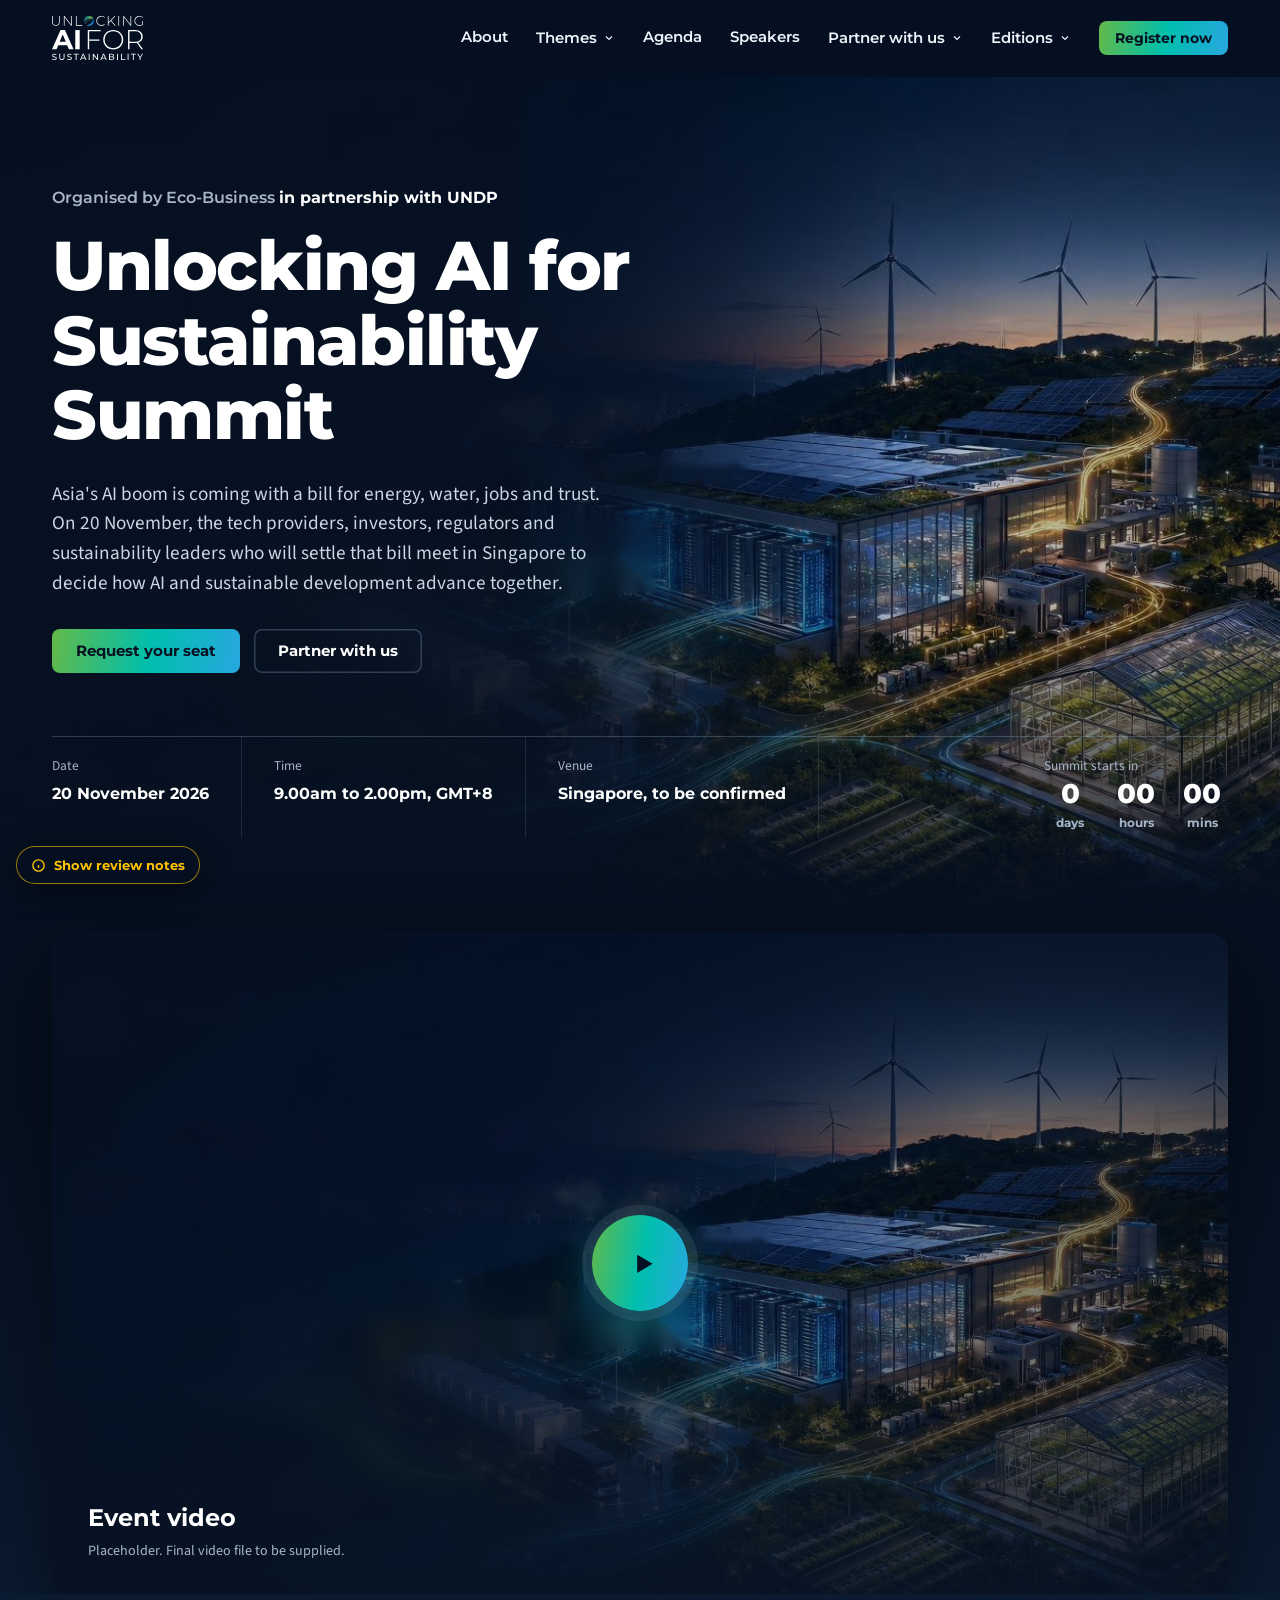
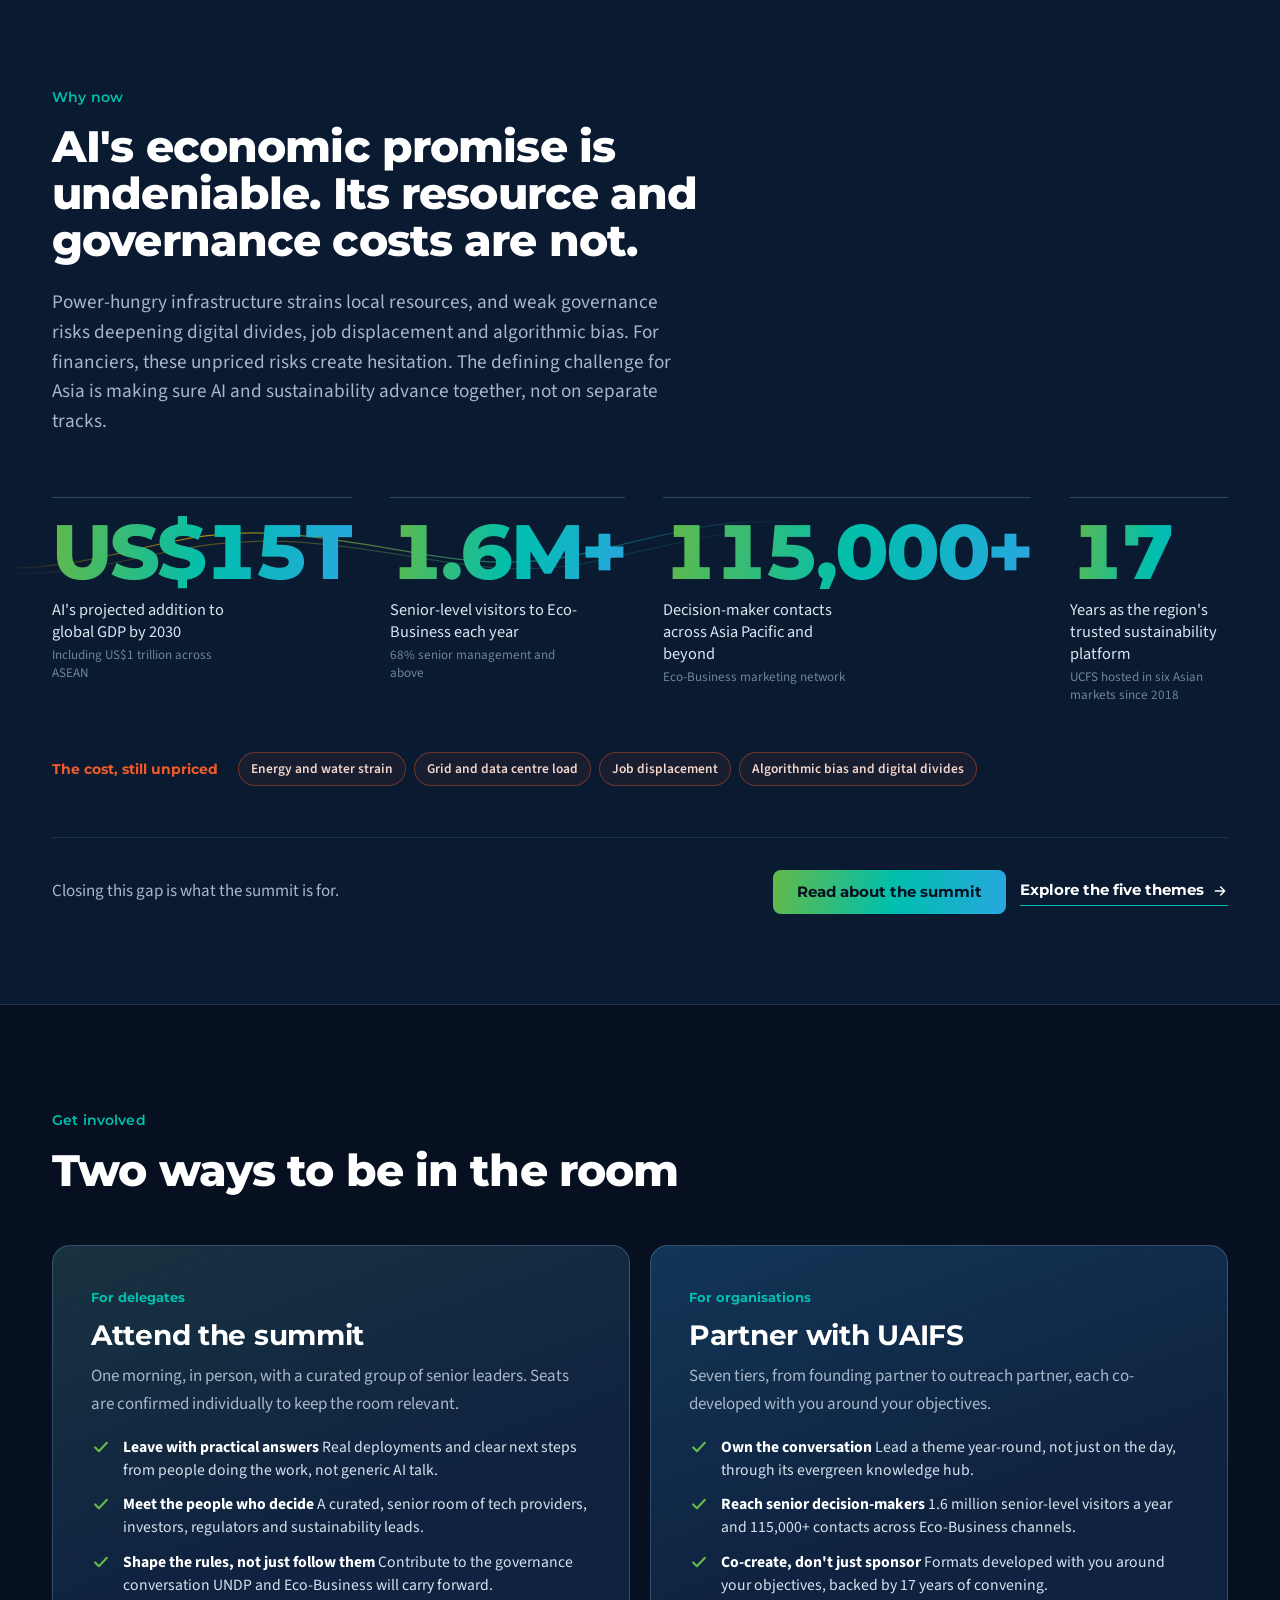
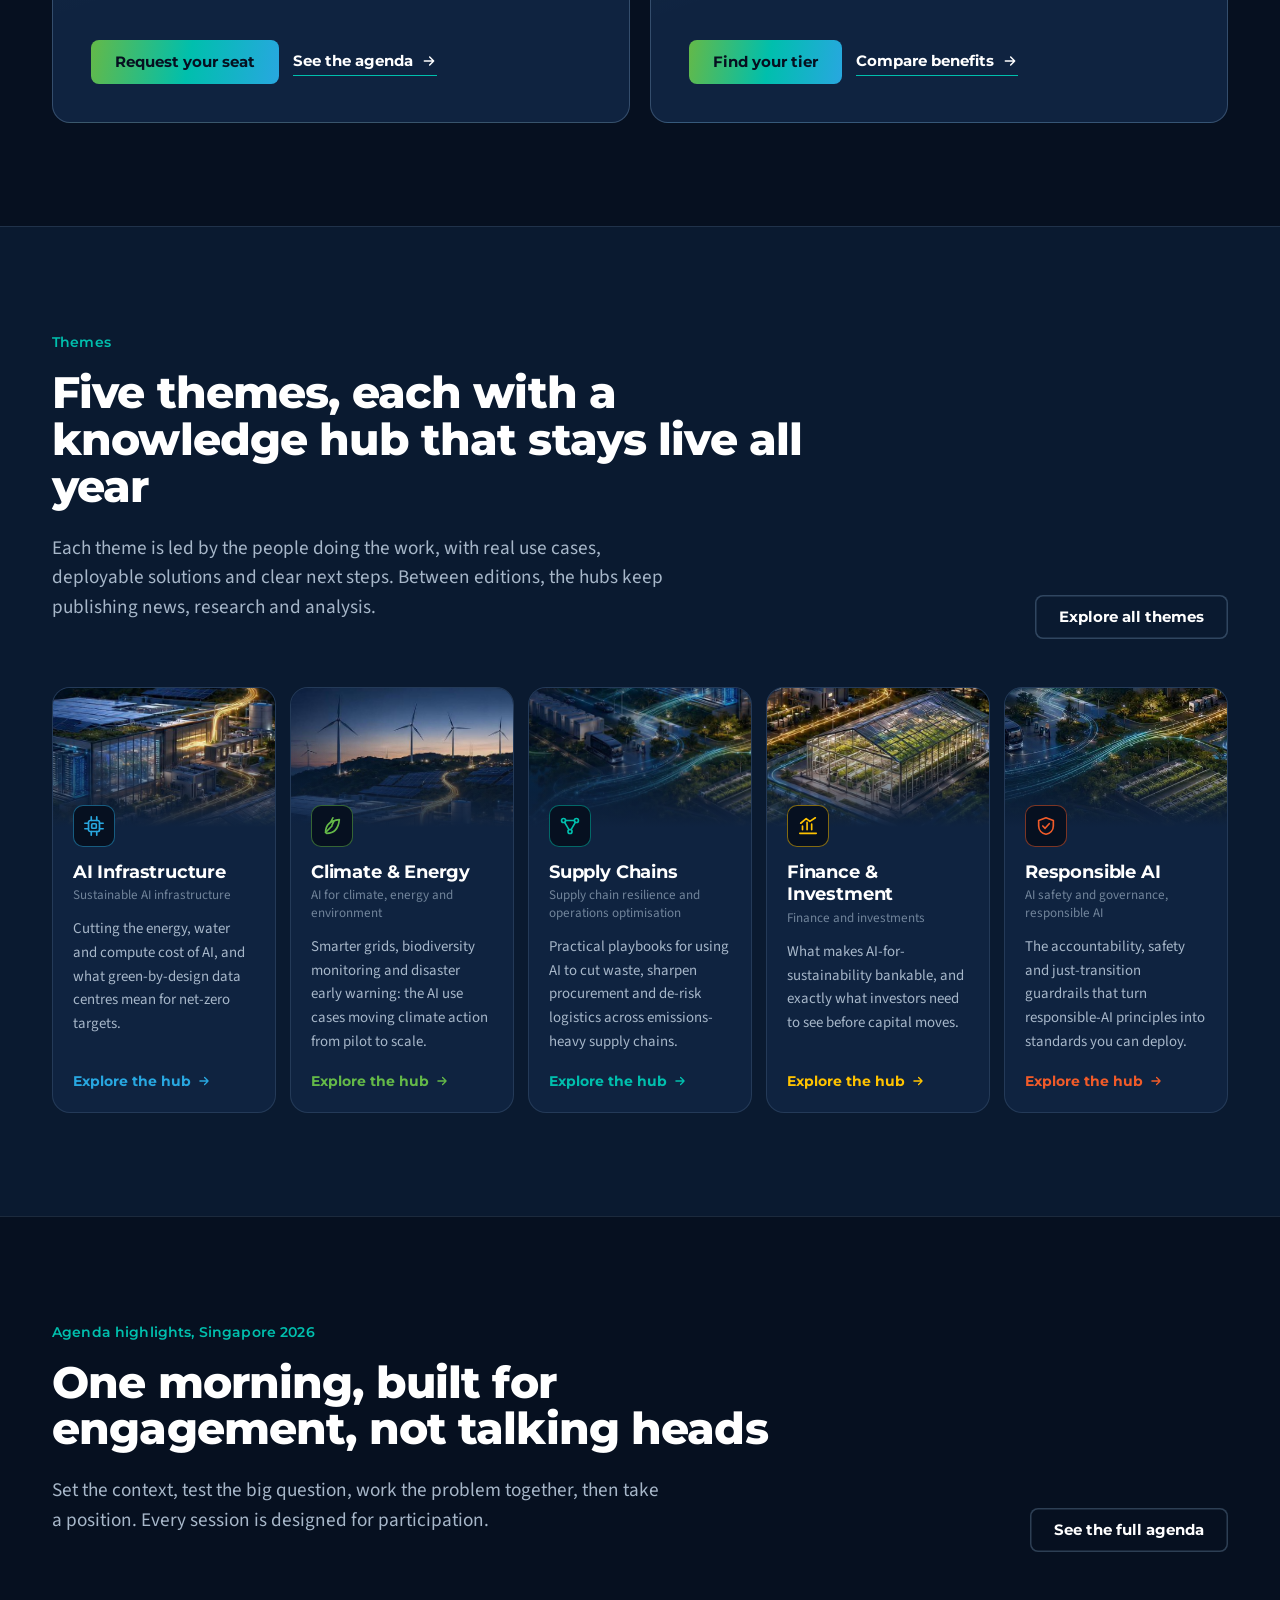
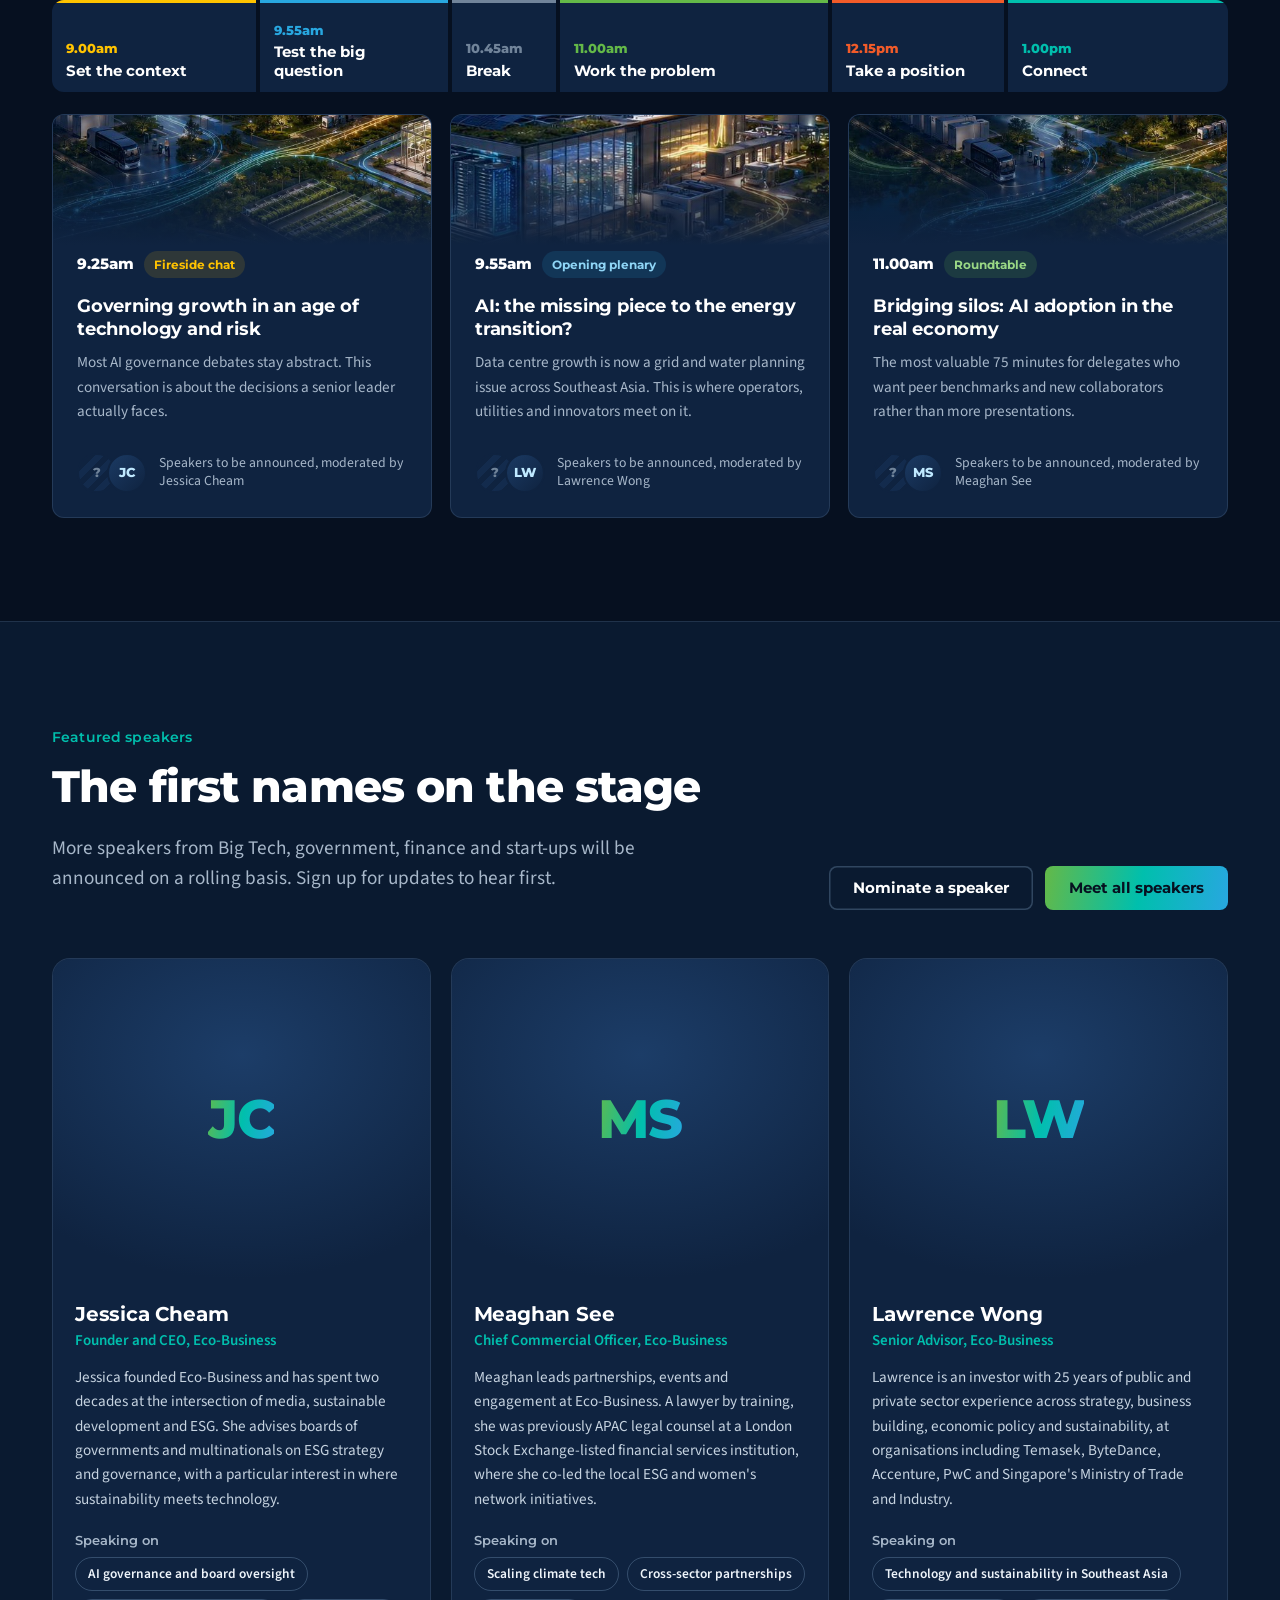
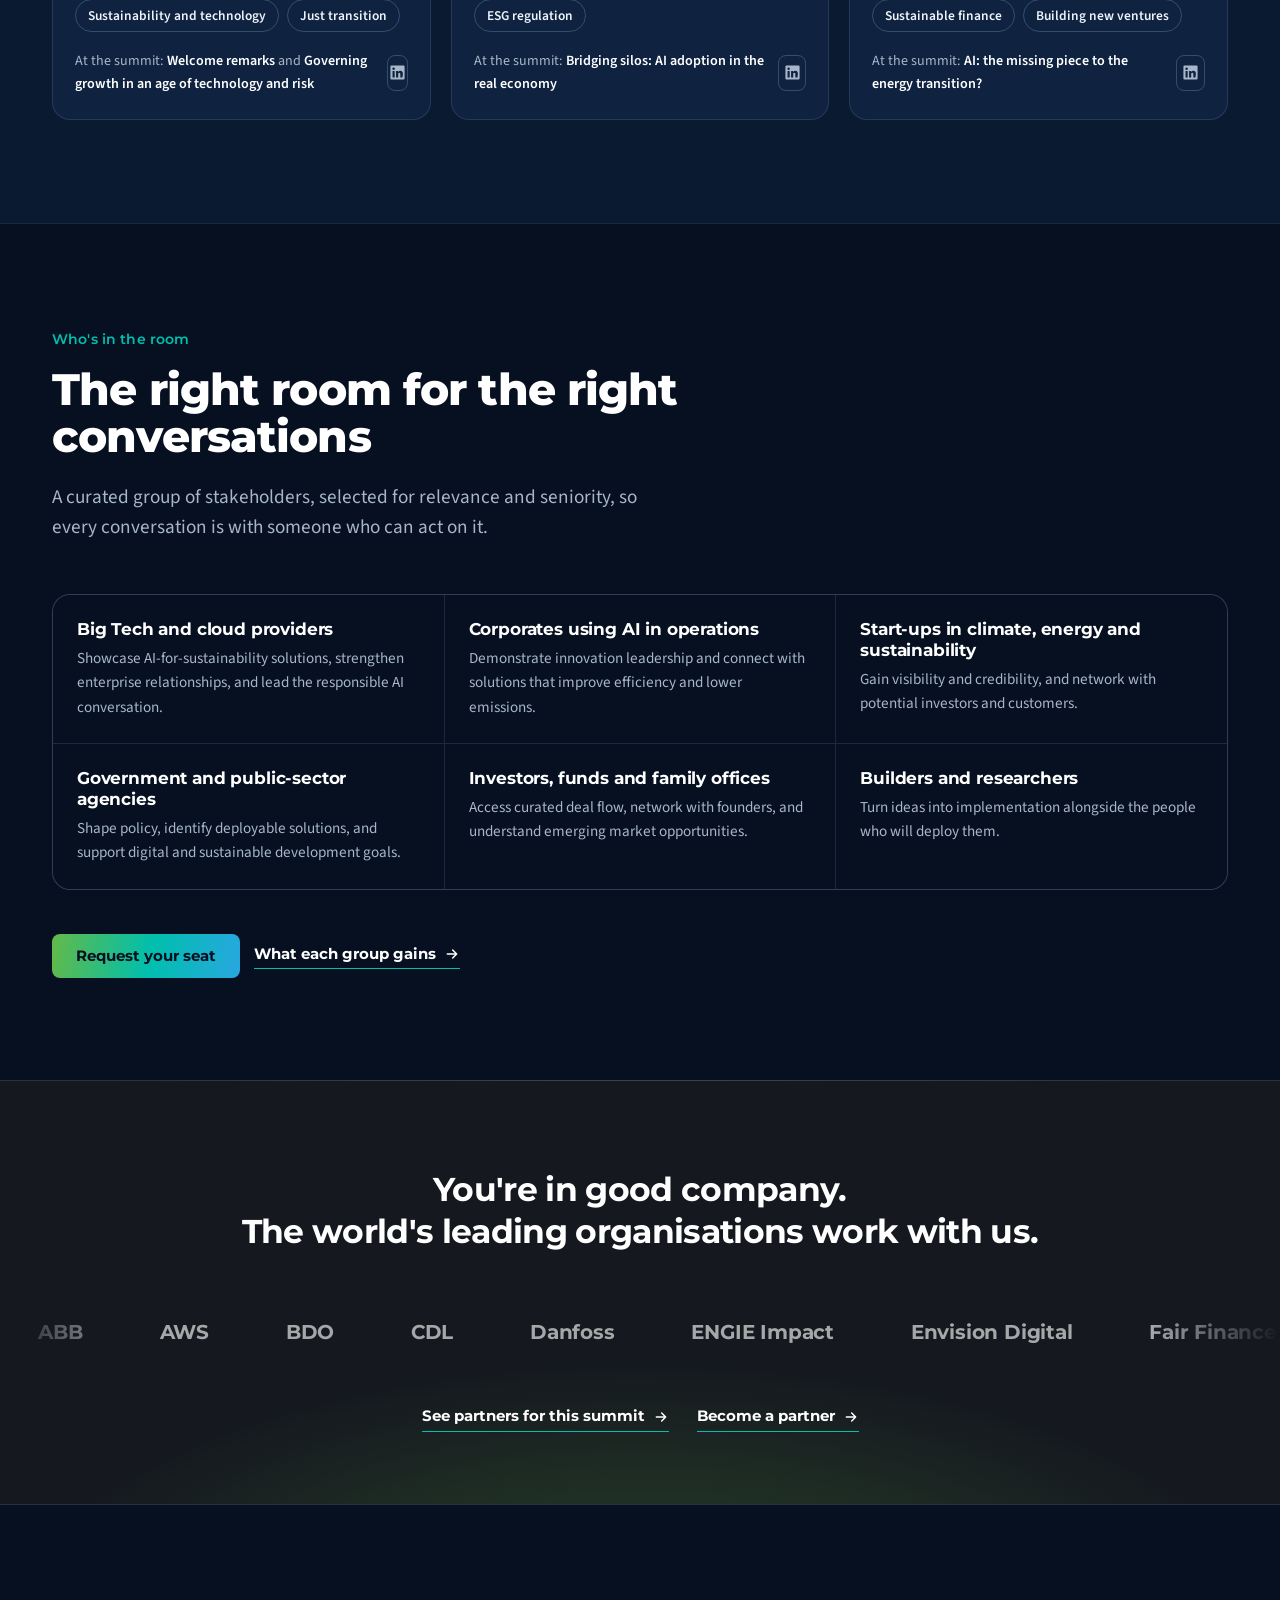
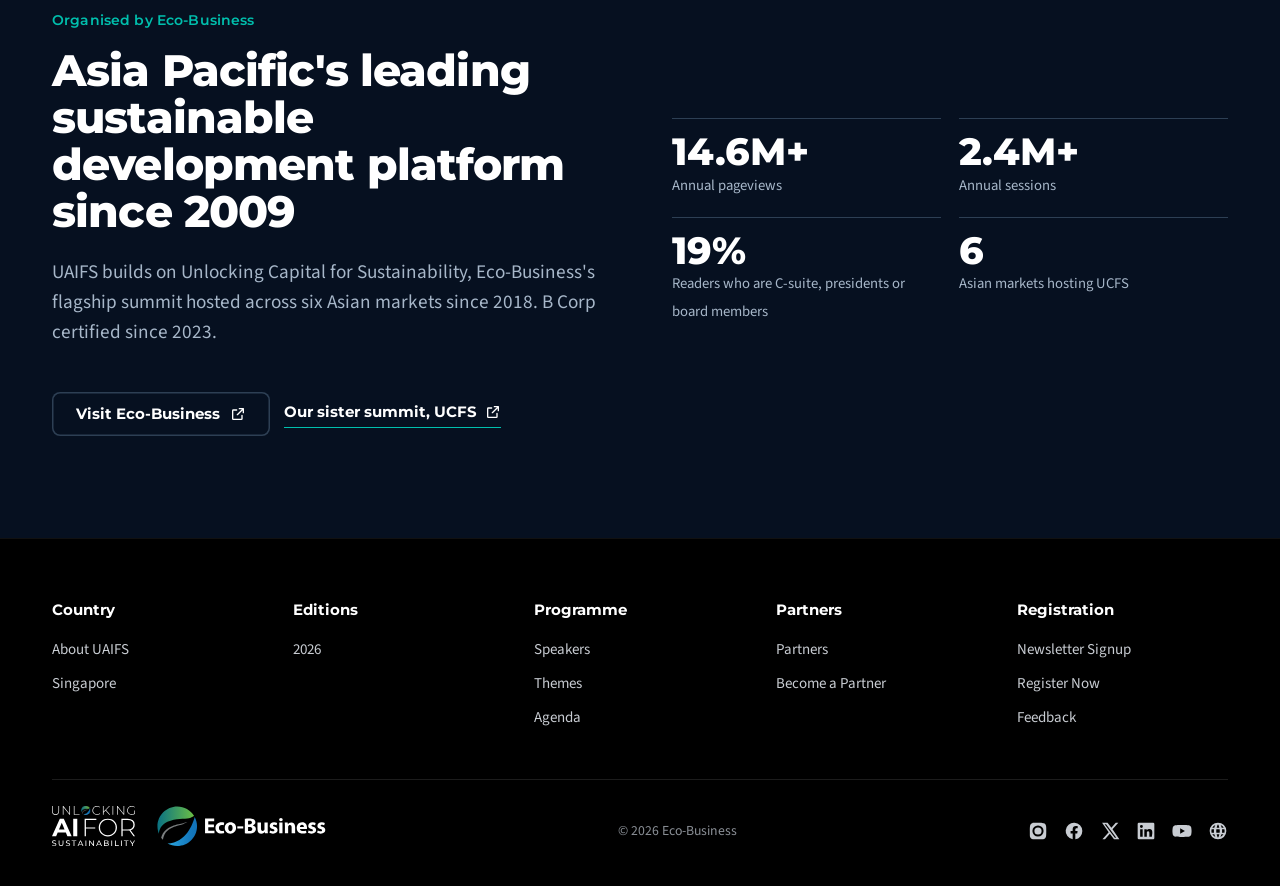
<file: site/index.html>
<!DOCTYPE html>
<html lang="en-SG">
<head>
<meta charset="UTF-8">
<meta name="viewport" content="width=device-width, initial-scale=1, viewport-fit=cover">
<title>Unlocking AI for Sustainability Summit 2026, Singapore | Eco-Business x UNDP</title>
<meta name="description" content="The inaugural Unlocking AI for Sustainability Summit, 20 November 2026 in Singapore. Organised by Eco-Business in partnership with UNDP. Register or become a partner.">
<link rel="canonical" href="https://www.unlockingaiforsustainability.com/">
<meta property="og:site_name" content="Unlocking AI for Sustainability"><meta property="og:type" content="website"><meta property="og:url" content="https://www.unlockingaiforsustainability.com/">
<meta property="og:title" content="Unlocking AI for Sustainability Summit 2026, Singapore | Eco-Business x UNDP"><meta property="og:description" content="The inaugural Unlocking AI for Sustainability Summit, 20 November 2026 in Singapore. Organised by Eco-Business in partnership with UNDP. Register or become a partner."><meta property="og:image" content="https://www.unlockingaiforsustainability.com/assets/img/og-share-draft.jpg"><meta property="og:image:width" content="1200"><meta property="og:image:height" content="630">
<meta name="twitter:card" content="summary_large_image"><meta name="twitter:site" content="@ecobusinesscom">
<meta name="theme-color" content="#061020">
<script type="application/ld+json">[{"@context": "https://schema.org", "@type": "WebPage", "name": "Unlocking AI for Sustainability Summit 2026, Singapore | Eco-Business x UNDP", "url": "https://www.unlockingaiforsustainability.com/", "publisher": {"@type": "Organization", "name": "Eco-Business", "url": "https://www.eco-business.com/"}}, {"@context": "https://schema.org", "@type": "Event", "name": "Unlocking AI for Sustainability Summit 2026", "startDate": "2026-11-20T09:00:00+08:00", "endDate": "2026-11-20T14:00:00+08:00", "eventAttendanceMode": "https://schema.org/OfflineEventAttendanceMode", "eventStatus": "https://schema.org/EventScheduled", "location": {"@type": "Place", "name": "Singapore (venue to be confirmed)", "address": {"@type": "PostalAddress", "addressCountry": "SG"}}, "image": ["https://www.unlockingaiforsustainability.com/assets/img/kv-draft.jpg"], "description": "The inaugural Unlocking AI for Sustainability Summit, 20 November 2026 in Singapore. Organised by Eco-Business in partnership with UNDP. Register or become a partner.", "organizer": {"@type": "Organization", "name": "Eco-Business", "url": "https://www.eco-business.com/"}, "url": "https://www.unlockingaiforsustainability.com/edition-2026.html"}]</script>
<!-- Analytics: paste the Google Tag Manager (GA4) snippet here. The site pushes events to window.dataLayer (see README, Analytics plan). -->
<link rel="preconnect" href="https://fonts.googleapis.com"><link rel="preconnect" href="https://fonts.gstatic.com" crossorigin><link href="https://fonts.googleapis.com/css2?family=Montserrat:wght@500;600;700;800&family=Source+Sans+3:wght@400;600;700&display=swap" rel="stylesheet">
<link rel="icon" type="image/svg+xml" href="assets/img/favicon.svg">
<link rel="stylesheet" href="assets/css/style.css">
</head>
<body data-page-id="index">
<a class="skip" href="#main">Skip to content</a>
<header class="site-header">
  <div class="wrap">
    <a class="brand" href="index.html" aria-label="Unlocking AI for Sustainability home"><img src="assets/img/uaifs-logo-white.svg" alt="Unlocking AI for Sustainability" width="91" height="44"></a>
    <button class="nav-toggle" aria-label="Menu" aria-expanded="false" aria-controls="site-nav"><span></span><span></span><span></span></button>
    <nav class="nav" id="site-nav" aria-label="Main">
      <a href="about.html" data-nav="about">About</a>
      <div class="dd" data-nav="themes"><button type="button" aria-expanded="false">Themes <svg viewBox="0 0 24 24" fill="none" stroke="currentColor" stroke-width="2.4" aria-hidden="true"><path d="M6 9l6 6 6-6"/></svg></button>
        <div class="dd-menu"><a href="theme-infrastructure.html"><span class="ico" style="color:#28A7E0;background:color-mix(in srgb,#28A7E0 16%,transparent)"><svg viewBox="0 0 24 24" fill="none" stroke="currentColor" stroke-width="1.8" stroke-linecap="round" stroke-linejoin="round"><rect x="6" y="6" width="12" height="12" rx="2"/><rect x="9.5" y="9.5" width="5" height="5" rx="1"/><path d="M9 2v4M15 2v4M9 18v4M15 18v4M2 9h4M2 15h4M18 9h4M18 15h4"/></svg></span><span><strong>AI Infrastructure</strong><span>Sustainable AI infrastructure</span></span></a><a href="theme-climate-energy.html"><span class="ico" style="color:#64B948;background:color-mix(in srgb,#64B948 16%,transparent)"><svg viewBox="0 0 24 24" fill="none" stroke="currentColor" stroke-width="1.8" stroke-linecap="round" stroke-linejoin="round"><path d="M5 19c0-8 5-13 15-14-1 10-6 15-14 15"/><path d="M5 19l7-7"/><path d="M13 3l-2 4h3l-2 4"/></svg></span><span><strong>Climate &amp; Energy</strong><span>AI for climate, energy and environment</span></span></a><a href="theme-supply-chains.html"><span class="ico" style="color:#00BFAD;background:color-mix(in srgb,#00BFAD 16%,transparent)"><svg viewBox="0 0 24 24" fill="none" stroke="currentColor" stroke-width="1.8" stroke-linecap="round" stroke-linejoin="round"><circle cx="5" cy="6" r="2.2"/><circle cx="19" cy="6" r="2.2"/><circle cx="12" cy="18" r="2.2"/><path d="M7.2 6h9.6M6.2 8l4.6 8M17.8 8l-4.6 8"/></svg></span><span><strong>Supply Chains</strong><span>Supply chain resilience and operations optimisation</span></span></a><a href="theme-finance.html"><span class="ico" style="color:#FFC300;background:color-mix(in srgb,#FFC300 16%,transparent)"><svg viewBox="0 0 24 24" fill="none" stroke="currentColor" stroke-width="1.8" stroke-linecap="round" stroke-linejoin="round"><path d="M3 20h18"/><path d="M6 16v-4M11 16V8M16 16v-6"/><path d="M4 9l6-5 4 3 6-4"/></svg></span><span><strong>Finance &amp; Investment</strong><span>Finance and investments</span></span></a><a href="theme-responsible-ai.html"><span class="ico" style="color:#F15B29;background:color-mix(in srgb,#F15B29 16%,transparent)"><svg viewBox="0 0 24 24" fill="none" stroke="currentColor" stroke-width="1.8" stroke-linecap="round" stroke-linejoin="round"><path d="M12 3l8 3v6c0 4.5-3.4 8-8 9-4.6-1-8-4.5-8-9V6z"/><path d="M8.5 12l2.5 2.5 4.5-5"/></svg></span><span><strong>Responsible AI</strong><span>AI safety and governance, responsible AI</span></span></a><hr><a class="dd-all" href="themes.html">All themes and the knowledge hub</a></div></div>
      <a href="agenda.html" data-nav="agenda">Agenda</a>
      <a href="speakers.html" data-nav="speakers">Speakers</a>
      <div class="dd" data-nav="partners"><button type="button" aria-expanded="false">Partner with us <svg viewBox="0 0 24 24" fill="none" stroke="currentColor" stroke-width="2.4" aria-hidden="true"><path d="M6 9l6 6 6-6"/></svg></button>
        <div class="dd-menu" style="min-width:270px">
          <a href="partners.html#why" style="grid-template-columns:1fr"><span><strong>Why partner</strong><span>Audience, reach and results</span></span></a>
          <a href="partners.html#fit" style="grid-template-columns:1fr"><span><strong>Find your tier</strong><span>Match your goals to a package</span></span></a>
          <a href="partners.html#tiers" style="grid-template-columns:1fr"><span><strong>Tiers and benefits</strong><span>Compare what each tier includes</span></span></a>
          <a href="partners.html#current" style="grid-template-columns:1fr"><span><strong>Current partners</strong><span>By edition and tier</span></span></a>
          <hr><a class="dd-all" href="partners.html#become">Enquire about partnering</a>
        </div></div>
      <div class="dd" data-nav="editions"><button type="button" aria-expanded="false">Editions <svg viewBox="0 0 24 24" fill="none" stroke="currentColor" stroke-width="2.4" aria-hidden="true"><path d="M6 9l6 6 6-6"/></svg></button>
        <div class="dd-menu" style="min-width:240px">
          <a href="edition-2026.html" style="grid-template-columns:1fr"><span><strong>Singapore 2026</strong><span>Inaugural edition, 20 November</span></span></a>
          <a href="register.html#newsletter" style="grid-template-columns:1fr"><span><strong>Future editions</strong><span>Get notified when announced</span></span></a>
        </div></div>
      <a class="btn btn--primary btn--sm" href="register.html" data-track="nav_register">Register now</a>
    </nav>
  </div>
</header>
<main id="main">
<section class="hero" aria-label="Introduction">
  <div class="hero__kv kvbg" aria-hidden="true"></div>
  <div class="wrap">
    <p class="hero__eyebrow">Organised by Eco-Business <strong>in partnership with UNDP</strong></p>
    <h1>Unlocking AI for Sustainability Summit</h1>
    <p class="lead">Asia's AI boom is coming with a bill for energy, water, jobs and trust. On 20 November, the tech providers, investors, regulators and sustainability leaders who will settle that bill meet in Singapore to decide how AI and sustainable development advance together.</p>
    <div class="hero__cta"><a class="btn btn--primary" href="register.html" data-track="hero_register">Request your seat</a><a class="btn btn--ghost" href="partners.html" data-track="hero_partner">Partner with us</a></div>
    <dl class="hero__bar">
      <div><dt>Date</dt><dd>20 November 2026</dd></div>
      <div><dt>Time</dt><dd>9.00am to 2.00pm, GMT+8</dd></div>
      <div><dt>Venue</dt><dd>Singapore, to be confirmed</dd></div>
      <div><dt>Summit starts in</dt><dd class="countdown" data-countdown></dd></div>
    </dl>
    <div class="rnote"><strong>Review note:</strong> Hero background is the <strong>draft KV</strong> from the partnerships deck cover, with the deck's text removed. Swap for the final KV file (min. 2400px wide).</div>
  </div>
</section>

<section class="vid" aria-label="Event video">
  <div class="vid__frame">
    <video class="vid__video" playsinline muted loop preload="none" data-src="" aria-label="Unlocking AI for Sustainability event video"></video>
    <div class="vid__poster kvbg" aria-hidden="true"></div>
    <button class="vid__play" type="button" aria-label="Play the event video" data-track="video_play"><svg viewBox="0 0 24 24" aria-hidden="true"><path d="M8 5.5v13l11-6.5z" fill="currentColor"/></svg></button>
    <div class="vid__cap"><strong>Event video</strong><span>Placeholder. Final video file to be supplied.</span></div>
    <p class="vid__msg" hidden>The event video will play here once the file is added.</p>
  </div>
  <div class="wrap"><div class="rnote"><strong>Review note:</strong> Video slot. Add the file path (MP4, 1920x1080, under 20 MB, or a hosted stream) to <code>data-src</code> on the video element. The frame widens to full-bleed as you scroll, then flows into the numbers.</div></div>
</section>

<section class="numbers" aria-label="Why now, in numbers">
  <div class="wrap">
    <div class="head numbers__head"><span class="kicker">Why now</span><h2>AI's economic promise is undeniable. Its resource and governance costs are not.</h2><p class="lead">Power-hungry infrastructure strains local resources, and weak governance risks deepening digital divides, job displacement and algorithmic bias. For financiers, these unpriced risks create hesitation. The defining challenge for Asia is making sure AI and sustainability advance together, not on separate tracks.</p></div>
  </div>
  <div class="numbers__body">
  <svg class="numbers__trail" viewBox="0 0 1440 160" preserveAspectRatio="none" aria-hidden="true">
    <defs><linearGradient id="trailG" x1="0" x2="1"><stop offset="0" stop-color="#FFC300" stop-opacity="0"/><stop offset=".25" stop-color="#FFC300" stop-opacity=".75"/><stop offset=".7" stop-color="#00BFAD" stop-opacity=".6"/><stop offset="1" stop-color="#28A7E0" stop-opacity="0"/></linearGradient></defs>
    <path stroke="url(#trailG)" d="M0,120 C220,120 300,40 520,60 S860,140 1060,90 S1320,30 1440,40"/>
    <path stroke="url(#trailG)" stroke-width="1" opacity=".5" d="M0,132 C240,128 320,58 540,74 S880,150 1080,104 S1330,46 1440,56"/>
  </svg>
  <div class="wrap"><div class="numbers__grid"><div class="num"><div class="num__v" data-to="15" data-dec="0" data-pre="US$" data-suf="T">US$0T</div><div class="num__l">AI&#x27;s projected addition to global GDP by 2030<span class="num__s">Including US$1 trillion across ASEAN</span></div></div><div class="num"><div class="num__v" data-to="1.6" data-dec="1" data-pre="" data-suf="M+">0M+</div><div class="num__l">Senior-level visitors to Eco-Business each year<span class="num__s">68% senior management and above</span></div></div><div class="num"><div class="num__v" data-to="115000" data-dec="0" data-pre="" data-suf="+">0+</div><div class="num__l">Decision-maker contacts across Asia Pacific and beyond<span class="num__s">Eco-Business marketing network</span></div></div><div class="num"><div class="num__v" data-to="17" data-dec="0" data-pre="" data-suf="">0</div><div class="num__l">Years as the region&#x27;s trusted sustainability platform<span class="num__s">UCFS hosted in six Asian markets since 2018</span></div></div></div></div>
  </div>
  <div class="wrap">
    <div class="numbers__cost"><span>The cost, still unpriced</span><div class="chips"><span class="chip chip--cost">Energy and water strain</span><span class="chip chip--cost">Grid and data centre load</span><span class="chip chip--cost">Job displacement</span><span class="chip chip--cost">Algorithmic bias and digital divides</span></div></div>
    <div class="numbers__foot"><p class="muted" style="margin:0;max-width:52ch">Closing this gap is what the summit is for.</p><div class="sec-cta" style="margin:0"><a class="btn btn--primary" href="about.html">Read about the summit</a><a class="link" href="themes.html">Explore the five themes <svg viewBox="0 0 24 24" fill="none" stroke="currentColor" stroke-width="2.2" stroke-linecap="round" stroke-linejoin="round" aria-hidden="true"><path d="M5 12h14M13 6l6 6-6 6"/></svg></a></div></div>
  </div>
</section>

<section class="sec" aria-labelledby="paths-h">
  <div class="wrap">
    <div class="head"><span class="kicker">Get involved</span><h2 id="paths-h">Two ways to be in the room</h2></div>
    <div class="paths">
      <div class="path"><span class="path__tag">For delegates</span><h3>Attend the summit</h3><p class="muted">One morning, in person, with a curated group of senior leaders. Seats are confirmed individually to keep the room relevant.</p><ul class="ticks"><li><svg viewBox="0 0 24 24" fill="none" stroke="currentColor" stroke-width="2.6" stroke-linecap="round" stroke-linejoin="round" aria-hidden="true"><path d="M5 12.5l4.5 4.5L19 7"/></svg><span><strong>Leave with practical answers</strong> Real deployments and clear next steps from people doing the work, not generic AI talk.</span></li><li><svg viewBox="0 0 24 24" fill="none" stroke="currentColor" stroke-width="2.6" stroke-linecap="round" stroke-linejoin="round" aria-hidden="true"><path d="M5 12.5l4.5 4.5L19 7"/></svg><span><strong>Meet the people who decide</strong> A curated, senior room of tech providers, investors, regulators and sustainability leads.</span></li><li><svg viewBox="0 0 24 24" fill="none" stroke="currentColor" stroke-width="2.6" stroke-linecap="round" stroke-linejoin="round" aria-hidden="true"><path d="M5 12.5l4.5 4.5L19 7"/></svg><span><strong>Shape the rules, not just follow them</strong> Contribute to the governance conversation UNDP and Eco-Business will carry forward.</span></li></ul>
        <div class="sec-cta"><a class="btn btn--primary" href="register.html" data-track="path_register">Request your seat</a><a class="link" href="agenda.html">See the agenda <svg viewBox="0 0 24 24" fill="none" stroke="currentColor" stroke-width="2.2" stroke-linecap="round" stroke-linejoin="round" aria-hidden="true"><path d="M5 12h14M13 6l6 6-6 6"/></svg></a></div></div>
      <div class="path path--partner"><span class="path__tag">For organisations</span><h3>Partner with UAIFS</h3><p class="muted">Seven tiers, from founding partner to outreach partner, each co-developed with you around your objectives.</p><ul class="ticks"><li><svg viewBox="0 0 24 24" fill="none" stroke="currentColor" stroke-width="2.6" stroke-linecap="round" stroke-linejoin="round" aria-hidden="true"><path d="M5 12.5l4.5 4.5L19 7"/></svg><span><strong>Own the conversation</strong> Lead a theme year-round, not just on the day, through its evergreen knowledge hub.</span></li><li><svg viewBox="0 0 24 24" fill="none" stroke="currentColor" stroke-width="2.6" stroke-linecap="round" stroke-linejoin="round" aria-hidden="true"><path d="M5 12.5l4.5 4.5L19 7"/></svg><span><strong>Reach senior decision-makers</strong> 1.6 million senior-level visitors a year and 115,000+ contacts across Eco-Business channels.</span></li><li><svg viewBox="0 0 24 24" fill="none" stroke="currentColor" stroke-width="2.6" stroke-linecap="round" stroke-linejoin="round" aria-hidden="true"><path d="M5 12.5l4.5 4.5L19 7"/></svg><span><strong>Co-create, don&#x27;t just sponsor</strong> Formats developed with you around your objectives, backed by 17 years of convening.</span></li></ul>
        <div class="sec-cta"><a class="btn btn--primary" href="partners.html#fit" data-track="path_partner">Find your tier</a><a class="link" href="partners.html#tiers">Compare benefits <svg viewBox="0 0 24 24" fill="none" stroke="currentColor" stroke-width="2.2" stroke-linecap="round" stroke-linejoin="round" aria-hidden="true"><path d="M5 12h14M13 6l6 6-6 6"/></svg></a></div></div>
    </div>
  </div>
</section>

<section class="sec sec--deep" aria-labelledby="themes-h">
  <div class="wrap">
    <div class="head-row"><div class="head"><span class="kicker">Themes</span><h2 id="themes-h">Five themes, each with a knowledge hub that stays live all year</h2><p class="lead">Each theme is led by the people doing the work, with real use cases, deployable solutions and clear next steps. Between editions, the hubs keep publishing news, research and analysis.</p></div>
    <a class="btn btn--ghost" href="themes.html">Explore all themes</a></div>
    <div class="ttiles"><a class="ttile" style="--c:#28A7E0" href="theme-infrastructure.html">
  <span class="ttile__img img-theme-infrastructure" aria-hidden="true"></span>
  <span class="ttile__b"><span class="ttile__ico"><svg viewBox="0 0 24 24" fill="none" stroke="currentColor" stroke-width="1.8" stroke-linecap="round" stroke-linejoin="round"><rect x="6" y="6" width="12" height="12" rx="2"/><rect x="9.5" y="9.5" width="5" height="5" rx="1"/><path d="M9 2v4M15 2v4M9 18v4M15 18v4M2 9h4M2 15h4M18 9h4M18 15h4"/></svg></span><h3>AI Infrastructure</h3><span class="ttile__full">Sustainable AI infrastructure</span>
  <p>Cutting the energy, water and compute cost of AI, and what green-by-design data centres mean for net-zero targets.</p>
  
  <span class="tcol__go">Explore the hub <svg viewBox="0 0 24 24" fill="none" stroke="currentColor" stroke-width="2.2" stroke-linecap="round" stroke-linejoin="round" aria-hidden="true"><path d="M5 12h14M13 6l6 6-6 6"/></svg></span></span>
</a><a class="ttile" style="--c:#64B948" href="theme-climate-energy.html">
  <span class="ttile__img img-theme-climate-energy" aria-hidden="true"></span>
  <span class="ttile__b"><span class="ttile__ico"><svg viewBox="0 0 24 24" fill="none" stroke="currentColor" stroke-width="1.8" stroke-linecap="round" stroke-linejoin="round"><path d="M5 19c0-8 5-13 15-14-1 10-6 15-14 15"/><path d="M5 19l7-7"/><path d="M13 3l-2 4h3l-2 4"/></svg></span><h3>Climate &amp; Energy</h3><span class="ttile__full">AI for climate, energy and environment</span>
  <p>Smarter grids, biodiversity monitoring and disaster early warning: the AI use cases moving climate action from pilot to scale.</p>
  
  <span class="tcol__go">Explore the hub <svg viewBox="0 0 24 24" fill="none" stroke="currentColor" stroke-width="2.2" stroke-linecap="round" stroke-linejoin="round" aria-hidden="true"><path d="M5 12h14M13 6l6 6-6 6"/></svg></span></span>
</a><a class="ttile" style="--c:#00BFAD" href="theme-supply-chains.html">
  <span class="ttile__img img-theme-supply-chains" aria-hidden="true"></span>
  <span class="ttile__b"><span class="ttile__ico"><svg viewBox="0 0 24 24" fill="none" stroke="currentColor" stroke-width="1.8" stroke-linecap="round" stroke-linejoin="round"><circle cx="5" cy="6" r="2.2"/><circle cx="19" cy="6" r="2.2"/><circle cx="12" cy="18" r="2.2"/><path d="M7.2 6h9.6M6.2 8l4.6 8M17.8 8l-4.6 8"/></svg></span><h3>Supply Chains</h3><span class="ttile__full">Supply chain resilience and operations optimisation</span>
  <p>Practical playbooks for using AI to cut waste, sharpen procurement and de-risk logistics across emissions-heavy supply chains.</p>
  
  <span class="tcol__go">Explore the hub <svg viewBox="0 0 24 24" fill="none" stroke="currentColor" stroke-width="2.2" stroke-linecap="round" stroke-linejoin="round" aria-hidden="true"><path d="M5 12h14M13 6l6 6-6 6"/></svg></span></span>
</a><a class="ttile" style="--c:#FFC300" href="theme-finance.html">
  <span class="ttile__img img-theme-finance" aria-hidden="true"></span>
  <span class="ttile__b"><span class="ttile__ico"><svg viewBox="0 0 24 24" fill="none" stroke="currentColor" stroke-width="1.8" stroke-linecap="round" stroke-linejoin="round"><path d="M3 20h18"/><path d="M6 16v-4M11 16V8M16 16v-6"/><path d="M4 9l6-5 4 3 6-4"/></svg></span><h3>Finance &amp; Investment</h3><span class="ttile__full">Finance and investments</span>
  <p>What makes AI-for-sustainability bankable, and exactly what investors need to see before capital moves.</p>
  
  <span class="tcol__go">Explore the hub <svg viewBox="0 0 24 24" fill="none" stroke="currentColor" stroke-width="2.2" stroke-linecap="round" stroke-linejoin="round" aria-hidden="true"><path d="M5 12h14M13 6l6 6-6 6"/></svg></span></span>
</a><a class="ttile" style="--c:#F15B29" href="theme-responsible-ai.html">
  <span class="ttile__img img-theme-responsible-ai" aria-hidden="true"></span>
  <span class="ttile__b"><span class="ttile__ico"><svg viewBox="0 0 24 24" fill="none" stroke="currentColor" stroke-width="1.8" stroke-linecap="round" stroke-linejoin="round"><path d="M12 3l8 3v6c0 4.5-3.4 8-8 9-4.6-1-8-4.5-8-9V6z"/><path d="M8.5 12l2.5 2.5 4.5-5"/></svg></span><h3>Responsible AI</h3><span class="ttile__full">AI safety and governance, responsible AI</span>
  <p>The accountability, safety and just-transition guardrails that turn responsible-AI principles into standards you can deploy.</p>
  
  <span class="tcol__go">Explore the hub <svg viewBox="0 0 24 24" fill="none" stroke="currentColor" stroke-width="2.2" stroke-linecap="round" stroke-linejoin="round" aria-hidden="true"><path d="M5 12h14M13 6l6 6-6 6"/></svg></span></span>
</a></div>
  </div>
</section>

<section class="sec" aria-labelledby="agenda-h">
  <div class="wrap">
    <div class="head-row"><div class="head"><span class="kicker">Agenda highlights, Singapore 2026</span><h2 id="agenda-h">One morning, built for engagement, not talking heads</h2><p class="lead">Set the context, test the big question, work the problem together, then take a position. Every session is designed for participation.</p></div>
    <a class="btn btn--ghost" href="agenda.html">See the full agenda</a></div>
    <div class="flow" aria-label="The morning at a glance"><a class="flow__seg flow__seg--0" style="flex:55" href="agenda.html#s-welcome"><span class="flow__t">9.00am</span><strong>Set the context</strong></a><a class="flow__seg flow__seg--1" style="flex:50" href="agenda.html#s-plenary"><span class="flow__t">9.55am</span><strong>Test the big question</strong></a><a class="flow__seg flow__seg--2" style="flex:15" href="agenda.html#s-break"><span class="flow__t">10.45am</span><strong>Break</strong></a><a class="flow__seg flow__seg--3" style="flex:75" href="agenda.html#s-roundtable"><span class="flow__t">11.00am</span><strong>Work the problem</strong></a><a class="flow__seg flow__seg--4" style="flex:45" href="agenda.html#s-debate"><span class="flow__t">12.15pm</span><strong>Take a position</strong></a><a class="flow__seg flow__seg--5" style="flex:60" href="agenda.html#s-close"><span class="flow__t">1.00pm</span><strong>Connect</strong></a></div>
    <div class="sessions3" style="margin-top:22px"><a class="scard" href="agenda.html#s-fireside"><span class="scard__img img-theme-responsible-ai" aria-hidden="true"></span><span class="scard__in"><span class="scard__meta"><time>9.25am</time><span class="fmt fmt--fire">Fireside chat</span></span><h3>Governing growth in an age of technology and risk</h3><p>Most AI governance debates stay abstract. This conversation is about the decisions a senior leader actually faces.</p><div class="avs"><span class="av av--tba">?</span><span class="av" title="Jessica Cheam"><span>JC</span><img data-photo src="https://cdn.prod.website-files.com/649e7c0ec962420345df0a3b/6a7bf2eb061521022ce4d22f_Jessica%20Cheam.png" alt="" loading="lazy"></span><span class="avs__txt">Speakers to be announced, moderated by Jessica Cheam</span></div></span></a><a class="scard" href="agenda.html#s-plenary"><span class="scard__img img-theme-infrastructure" aria-hidden="true"></span><span class="scard__in"><span class="scard__meta"><time>9.55am</time><span class="fmt fmt--plen">Opening plenary</span></span><h3>AI: the missing piece to the energy transition?</h3><p>Data centre growth is now a grid and water planning issue across Southeast Asia. This is where operators, utilities and innovators meet on it.</p><div class="avs"><span class="av av--tba">?</span><span class="av" title="Lawrence Wong"><span>LW</span><img data-photo src="https://cdn.prod.website-files.com/649e7c0ec962420345df0a3b/6a7da5600046e8df0a091f42_Lawrence%20Wong.png" alt="" loading="lazy"></span><span class="avs__txt">Speakers to be announced, moderated by Lawrence Wong</span></div></span></a><a class="scard" href="agenda.html#s-roundtable"><span class="scard__img img-theme-supply-chains" aria-hidden="true"></span><span class="scard__in"><span class="scard__meta"><time>11.00am</time><span class="fmt fmt--round">Roundtable</span></span><h3>Bridging silos: AI adoption in the real economy</h3><p>The most valuable 75 minutes for delegates who want peer benchmarks and new collaborators rather than more presentations.</p><div class="avs"><span class="av av--tba">?</span><span class="av" title="Meaghan See"><span>MS</span><img data-photo src="https://cdn.prod.website-files.com/649e7c0ec962420345df0a3b/6a7bf27f57b7fe34b681003f_Meaghan%20See.png" alt="" loading="lazy"></span><span class="avs__txt">Speakers to be announced, moderated by Meaghan See</span></div></span></a></div>
  </div>
</section>

<section class="sec sec--deep" aria-labelledby="spk-h">
  <div class="wrap">
    <div class="head-row"><div class="head"><span class="kicker">Featured speakers</span><h2 id="spk-h">The first names on the stage</h2><p class="lead">More speakers from Big Tech, government, finance and start-ups will be announced on a rolling basis. Sign up for updates to hear first.</p></div>
    <div style="display:flex;gap:12px;flex-wrap:wrap"><a class="btn btn--ghost" href="speakers.html#nominate">Nominate a speaker</a><a class="btn btn--primary" href="speakers.html">Meet all speakers</a></div></div>
    <div class="spk3"><article class="spk">
  <div class="spk__ph"><span class="spk__mono">JC</span><img data-photo src="https://cdn.prod.website-files.com/649e7c0ec962420345df0a3b/6a7bf2eb061521022ce4d22f_Jessica%20Cheam.png" alt="Portrait of Jessica Cheam" loading="lazy"></div>
  <div class="spk__b">
    <h3>Jessica Cheam</h3><div class="spk__role">Founder and CEO, Eco-Business</div>
    <p>Jessica founded Eco-Business and has spent two decades at the intersection of media, sustainable development and ESG. She advises boards of governments and multinationals on ESG strategy and governance, with a particular interest in where sustainability meets technology.</p>
    <h4>Speaking on</h4><div class="chips"><span class="chip">AI governance and board oversight</span><span class="chip">Sustainability and technology</span><span class="chip">Just transition</span></div>
    
    <div class="spk__foot"><span class="spk-sessions">At the summit: <a href="agenda.html#s-welcome">Welcome remarks</a> and <a href="agenda.html#s-fireside">Governing growth in an age of technology and risk</a></span><a class="li" href="https://www.linkedin.com/in/jessicacheam/" target="_blank" rel="noopener" aria-label="Jessica Cheam on LinkedIn"><svg viewBox="0 0 24 24"><path d="M20.5 2h-17A1.5 1.5 0 002 3.5v17A1.5 1.5 0 003.5 22h17a1.5 1.5 0 001.5-1.5v-17A1.5 1.5 0 0020.5 2zM8 19H5v-9h3zM6.5 8.3a1.7 1.7 0 110-3.5 1.7 1.7 0 010 3.5zM19 19h-3v-4.4c0-1 0-2.4-1.5-2.4S13 13.4 13 14.5V19h-3v-9h2.9v1.2h.1a3.2 3.2 0 012.9-1.6c3.1 0 3.7 2 3.7 4.7z"/></svg></a></div>
  </div>
</article><article class="spk">
  <div class="spk__ph"><span class="spk__mono">MS</span><img data-photo src="https://cdn.prod.website-files.com/649e7c0ec962420345df0a3b/6a7bf27f57b7fe34b681003f_Meaghan%20See.png" alt="Portrait of Meaghan See" loading="lazy"></div>
  <div class="spk__b">
    <h3>Meaghan See</h3><div class="spk__role">Chief Commercial Officer, Eco-Business</div>
    <p>Meaghan leads partnerships, events and engagement at Eco-Business. A lawyer by training, she was previously APAC legal counsel at a London Stock Exchange-listed financial services institution, where she co-led the local ESG and women&#x27;s network initiatives.</p>
    <h4>Speaking on</h4><div class="chips"><span class="chip">Scaling climate tech</span><span class="chip">Cross-sector partnerships</span><span class="chip">ESG regulation</span></div>
    
    <div class="spk__foot"><span class="spk-sessions">At the summit: <a href="agenda.html#s-roundtable">Bridging silos: AI adoption in the real economy</a></span><a class="li" href="https://www.linkedin.com/in/meaghan-see-aa5b7b18/" target="_blank" rel="noopener" aria-label="Meaghan See on LinkedIn"><svg viewBox="0 0 24 24"><path d="M20.5 2h-17A1.5 1.5 0 002 3.5v17A1.5 1.5 0 003.5 22h17a1.5 1.5 0 001.5-1.5v-17A1.5 1.5 0 0020.5 2zM8 19H5v-9h3zM6.5 8.3a1.7 1.7 0 110-3.5 1.7 1.7 0 010 3.5zM19 19h-3v-4.4c0-1 0-2.4-1.5-2.4S13 13.4 13 14.5V19h-3v-9h2.9v1.2h.1a3.2 3.2 0 012.9-1.6c3.1 0 3.7 2 3.7 4.7z"/></svg></a></div>
  </div>
</article><article class="spk">
  <div class="spk__ph"><span class="spk__mono">LW</span><img data-photo src="https://cdn.prod.website-files.com/649e7c0ec962420345df0a3b/6a7da5600046e8df0a091f42_Lawrence%20Wong.png" alt="Portrait of Lawrence Wong" loading="lazy"></div>
  <div class="spk__b">
    <h3>Lawrence Wong</h3><div class="spk__role">Senior Advisor, Eco-Business</div>
    <p>Lawrence is an investor with 25 years of public and private sector experience across strategy, business building, economic policy and sustainability, at organisations including Temasek, ByteDance, Accenture, PwC and Singapore&#x27;s Ministry of Trade and Industry.</p>
    <h4>Speaking on</h4><div class="chips"><span class="chip">Technology and sustainability in Southeast Asia</span><span class="chip">Sustainable finance</span><span class="chip">Building new ventures</span></div>
    
    <div class="spk__foot"><span class="spk-sessions">At the summit: <a href="agenda.html#s-plenary">AI: the missing piece to the energy transition?</a></span><a class="li" href="https://www.linkedin.com/in/lawrencewongch/" target="_blank" rel="noopener" aria-label="Lawrence Wong on LinkedIn"><svg viewBox="0 0 24 24"><path d="M20.5 2h-17A1.5 1.5 0 002 3.5v17A1.5 1.5 0 003.5 22h17a1.5 1.5 0 001.5-1.5v-17A1.5 1.5 0 0020.5 2zM8 19H5v-9h3zM6.5 8.3a1.7 1.7 0 110-3.5 1.7 1.7 0 010 3.5zM19 19h-3v-4.4c0-1 0-2.4-1.5-2.4S13 13.4 13 14.5V19h-3v-9h2.9v1.2h.1a3.2 3.2 0 012.9-1.6c3.1 0 3.7 2 3.7 4.7z"/></svg></a></div>
  </div>
</article></div>
    <div class="rnote"><strong>Review note:</strong> Speaker photos load from the UCFS image library. They show on the live site; inside this preview, external images are blocked, so monograms appear instead.</div>
  </div>
</section>

<section class="sec" aria-labelledby="room-h">
  <div class="wrap">
    <div class="head"><span class="kicker">Who's in the room</span><h2 id="room-h">The right room for the right conversations</h2><p class="lead">A curated group of stakeholders, selected for relevance and seniority, so every conversation is with someone who can act on it.</p></div>
    <div class="aud6"><div><h3>Big Tech and cloud providers</h3><p>Showcase AI-for-sustainability solutions, strengthen enterprise relationships, and lead the responsible AI conversation.</p></div><div><h3>Corporates using AI in operations</h3><p>Demonstrate innovation leadership and connect with solutions that improve efficiency and lower emissions.</p></div><div><h3>Start-ups in climate, energy and sustainability</h3><p>Gain visibility and credibility, and network with potential investors and customers.</p></div><div><h3>Government and public-sector agencies</h3><p>Shape policy, identify deployable solutions, and support digital and sustainable development goals.</p></div><div><h3>Investors, funds and family offices</h3><p>Access curated deal flow, network with founders, and understand emerging market opportunities.</p></div><div><h3>Builders and researchers</h3><p>Turn ideas into implementation alongside the people who will deploy them.</p></div></div>
    <div class="sec-cta"><a class="btn btn--primary" href="register.html">Request your seat</a><a class="link" href="about.html#stakeholders">What each group gains <svg viewBox="0 0 24 24" fill="none" stroke="currentColor" stroke-width="2.2" stroke-linecap="round" stroke-linejoin="round" aria-hidden="true"><path d="M5 12h14M13 6l6 6-6 6"/></svg></a></div>
  </div>
</section>

<section class="logos-sec" aria-labelledby="logos-h">
  <div class="wrap"><h2 id="logos-h">You're in good company.<br>The world's leading organisations work with us.</h2></div>
  <div class="marquee" aria-label="Organisations that work with Eco-Business">
    <ul class="marquee__track"><li>ABB</li><li>AWS</li><li>BDO</li><li>CDL</li><li>Danfoss</li><li>ENGIE Impact</li><li>Envision Digital</li><li>Fair Finance Asia</li><li>NUS</li><li>OCBC</li><li>Olam</li><li>Planet</li><li>Reuters</li><li>RSPO</li><li>S&amp;P Global</li><li>Schneider Electric</li><li>Sembcorp</li><li>Siemens</li><li>Temasek Foundation</li><li>Temasek</li><li>TOMRA</li><li>UNEP</li><li>Unilever</li><li>UOB</li><li>Wilmar</li></ul>
    <ul class="marquee__track" aria-hidden="true"><li>ABB</li><li>AWS</li><li>BDO</li><li>CDL</li><li>Danfoss</li><li>ENGIE Impact</li><li>Envision Digital</li><li>Fair Finance Asia</li><li>NUS</li><li>OCBC</li><li>Olam</li><li>Planet</li><li>Reuters</li><li>RSPO</li><li>S&amp;P Global</li><li>Schneider Electric</li><li>Sembcorp</li><li>Siemens</li><li>Temasek Foundation</li><li>Temasek</li><li>TOMRA</li><li>UNEP</li><li>Unilever</li><li>UOB</li><li>Wilmar</li></ul>
  </div>
  <div class="wrap logos-sec__cta"><a class="link" href="partners.html#current">See partners for this summit <svg viewBox="0 0 24 24" fill="none" stroke="currentColor" stroke-width="2.2" stroke-linecap="round" stroke-linejoin="round" aria-hidden="true"><path d="M5 12h14M13 6l6 6-6 6"/></svg></a><a class="link" href="partners.html#become">Become a partner <svg viewBox="0 0 24 24" fill="none" stroke="currentColor" stroke-width="2.2" stroke-linecap="round" stroke-linejoin="round" aria-hidden="true"><path d="M5 12h14M13 6l6 6-6 6"/></svg></a></div>
  <div class="wrap"><div class="rnote"><strong>Review note:</strong> Organisations that work with Eco-Business, following the EB Enterprise page. Shown as text wordmarks; replace with white SVG logos (brand permission needed). The strip pauses on hover.</div></div>
</section>

<section class="sec" aria-labelledby="eb-h">
  <div class="wrap split" style="align-items:center">
    <div><span class="kicker">Organised by Eco-Business</span><h2 id="eb-h">Asia Pacific's leading sustainable development platform since 2009</h2>
      <p class="lead">UAIFS builds on Unlocking Capital for Sustainability, Eco-Business's flagship summit hosted across six Asian markets since 2018. B Corp certified since 2023.</p>
      <div class="sec-cta"><a class="btn btn--ghost" href="https://www.eco-business.com/" target="_blank" rel="noopener">Visit Eco-Business <svg viewBox="0 0 24 24" fill="none" stroke="currentColor" stroke-width="2" stroke-linecap="round" stroke-linejoin="round" aria-hidden="true"><path d="M14 4h6v6M20 4l-9 9M18 14v5a1 1 0 01-1 1H5a1 1 0 01-1-1V7a1 1 0 011-1h5"/></svg></a><a class="link" href="https://www.unlockingcapitalforsustainability.com/" target="_blank" rel="noopener">Our sister summit, UCFS <svg viewBox="0 0 24 24" fill="none" stroke="currentColor" stroke-width="2" stroke-linecap="round" stroke-linejoin="round" aria-hidden="true"><path d="M14 4h6v6M20 4l-9 9M18 14v5a1 1 0 01-1 1H5a1 1 0 01-1-1V7a1 1 0 011-1h5"/></svg></a></div></div>
    <div class="stats4" style="grid-template-columns:1fr 1fr"><div><b>14.6M+</b><span>Annual pageviews</span></div><div><b>2.4M+</b><span>Annual sessions</span></div><div><b>19%</b><span>Readers who are C-suite, presidents or board members</span></div><div><b>6</b><span>Asian markets hosting UCFS</span></div></div>
  </div>
</section>
</main>
<footer class="site-footer">
  <div class="wrap">
    <div class="f-cols">
      <div><h4>Country</h4><a href="about.html">About UAIFS</a><a href="edition-2026.html">Singapore</a></div>
      <div><h4>Editions</h4><a href="edition-2026.html">2026</a></div>
      <div><h4>Programme</h4><a href="speakers.html">Speakers</a><a href="themes.html">Themes</a><a href="agenda.html">Agenda</a></div>
      <div><h4>Partners</h4><a href="partners.html">Partners</a><a href="partners.html#become">Become a Partner</a></div>
      <div><h4>Registration</h4><a href="register.html#newsletter">Newsletter Signup</a><a href="register.html">Register Now</a><a href="register.html#feedback">Feedback</a></div>
    </div>
    <div class="f-bottom">
      <div class="logos"><a href="index.html"><img src="assets/img/uaifs-logo-white.svg" alt="Unlocking AI for Sustainability" width="83" height="40"></a><a href="https://www.eco-business.com/" target="_blank" rel="noopener"><img src="assets/img/eb-logo-white.svg" alt="Eco-Business" height="40"></a></div>
      <p class="copyright">&copy; 2026 Eco-Business</p>
      <div class="f-social"><a href="https://www.instagram.com/ecobusinesscom" aria-label="Instagram" target="_blank" rel="noopener"><svg viewBox="0 0 24 24"><path d="M12 2.2c3.2 0 3.6 0 4.9.1 1.2.1 1.8.3 2.2.4.6.2 1 .5 1.4.9.4.4.7.8.9 1.4.2.4.4 1 .4 2.2.1 1.3.1 1.7.1 4.9s0 3.6-.1 4.9c-.1 1.2-.3 1.8-.4 2.2-.2.6-.5 1-.9 1.4-.4.4-.8.7-1.4.9-.4.2-1 .4-2.2.4-1.3.1-1.7.1-4.9.1s-3.6 0-4.9-.1c-1.2-.1-1.8-.3-2.2-.4-.6-.2-1-.5-1.4-.9-.4-.4-.7-.8-.9-1.4-.2-.4-.4-1-.4-2.2C2.2 15.6 2.2 15.2 2.2 12s0-3.6.1-4.9c.1-1.2.3-1.8.4-2.2.2-.6.5-1 .9-1.4.4-.4.8-.7 1.4-.9.4-.2 1-.4 2.2-.4C8.4 2.2 8.8 2.2 12 2.2zm0 3.1a6.7 6.7 0 100 13.4 6.7 6.7 0 000-13.4zm0 11a4.3 4.3 0 110-8.6 4.3 4.3 0 010 8.6zm6.5-11.3a1.6 1.6 0 11-3.2 0 1.6 1.6 0 013.2 0z"/></svg></a><a href="https://www.facebook.com/EcoBusinessMedia/" aria-label="Facebook" target="_blank" rel="noopener"><svg viewBox="0 0 24 24"><path d="M22 12a10 10 0 10-11.6 9.9v-7H7.9V12h2.5V9.8c0-2.5 1.5-3.9 3.8-3.9 1.1 0 2.2.2 2.2.2v2.5h-1.2c-1.2 0-1.6.8-1.6 1.6V12h2.7l-.4 2.9h-2.3v7A10 10 0 0022 12z"/></svg></a><a href="https://twitter.com/ecobusinesscom" aria-label="X" target="_blank" rel="noopener"><svg viewBox="0 0 24 24"><path d="M18.9 2H22l-7 8 8.2 12h-6.4l-5-6.6L6 22H2.9l7.5-8.6L2.5 2h6.6l4.5 6zM17.8 20.1h1.7L7.3 3.8H5.5z"/></svg></a><a href="https://www.linkedin.com/company/eco-business" aria-label="LinkedIn" target="_blank" rel="noopener"><svg viewBox="0 0 24 24"><path d="M20.5 2h-17A1.5 1.5 0 002 3.5v17A1.5 1.5 0 003.5 22h17a1.5 1.5 0 001.5-1.5v-17A1.5 1.5 0 0020.5 2zM8 19H5v-9h3zM6.5 8.3a1.7 1.7 0 110-3.5 1.7 1.7 0 010 3.5zM19 19h-3v-4.4c0-1 0-2.4-1.5-2.4S13 13.4 13 14.5V19h-3v-9h2.9v1.2h.1a3.2 3.2 0 012.9-1.6c3.1 0 3.7 2 3.7 4.7z"/></svg></a><a href="https://www.youtube.com/channel/UCagZ0j4TiZ8l-eQ-i2KZlqA" aria-label="YouTube" target="_blank" rel="noopener"><svg viewBox="0 0 24 24"><path d="M23 7.5a3 3 0 00-2.1-2.1C19 4.9 12 4.9 12 4.9s-7 0-8.9.5A3 3 0 001 7.5 31 31 0 00.5 12 31 31 0 001 16.5a3 3 0 002.1 2.1c1.9.5 8.9.5 8.9.5s7 0 8.9-.5a3 3 0 002.1-2.1A31 31 0 0023.5 12 31 31 0 0023 7.5zM9.8 15.3V8.7l5.7 3.3z"/></svg></a><a href="https://www.eco-business.com/" aria-label="Eco-Business website" target="_blank" rel="noopener"><svg viewBox="0 0 24 24"><path d="M12 2a10 10 0 100 20 10 10 0 000-20zm6.9 6h-2.5a15.6 15.6 0 00-1.2-3.1A8 8 0 0118.9 8zM12 4c.7 1 1.3 2.3 1.6 4h-3.2C10.7 6.3 11.3 5 12 4zM4.3 14a7.9 7.9 0 010-4h2.9a17.6 17.6 0 000 4zm.8 2h2.5a15.6 15.6 0 001.2 3.1A8 8 0 015.1 16zm2.5-8H5.1a8 8 0 013.7-3.1A15.6 15.6 0 007.6 8zM12 20c-.7-1-1.3-2.3-1.6-4h3.2c-.3 1.7-.9 3-1.6 4zm2-6h-4a15.3 15.3 0 010-4h4a15.3 15.3 0 010 4zm.9 5.1a15.6 15.6 0 001.2-3.1h2.5a8 8 0 01-3.7 3.1zM16.8 14a17.6 17.6 0 000-4h2.9a7.9 7.9 0 010 4z"/></svg></a></div>
    </div>
  </div>
</footer>
<button class="notes-toggle" type="button" aria-pressed="false"><svg viewBox="0 0 24 24" width="15" height="15" fill="none" stroke="currentColor" stroke-width="2.2"><circle cx="12" cy="12" r="9"/><path d="M12 11v5M12 8h.01"/></svg> Show review notes</button>
<script src="assets/js/main.js"></script>
</body>
</html>
</file>
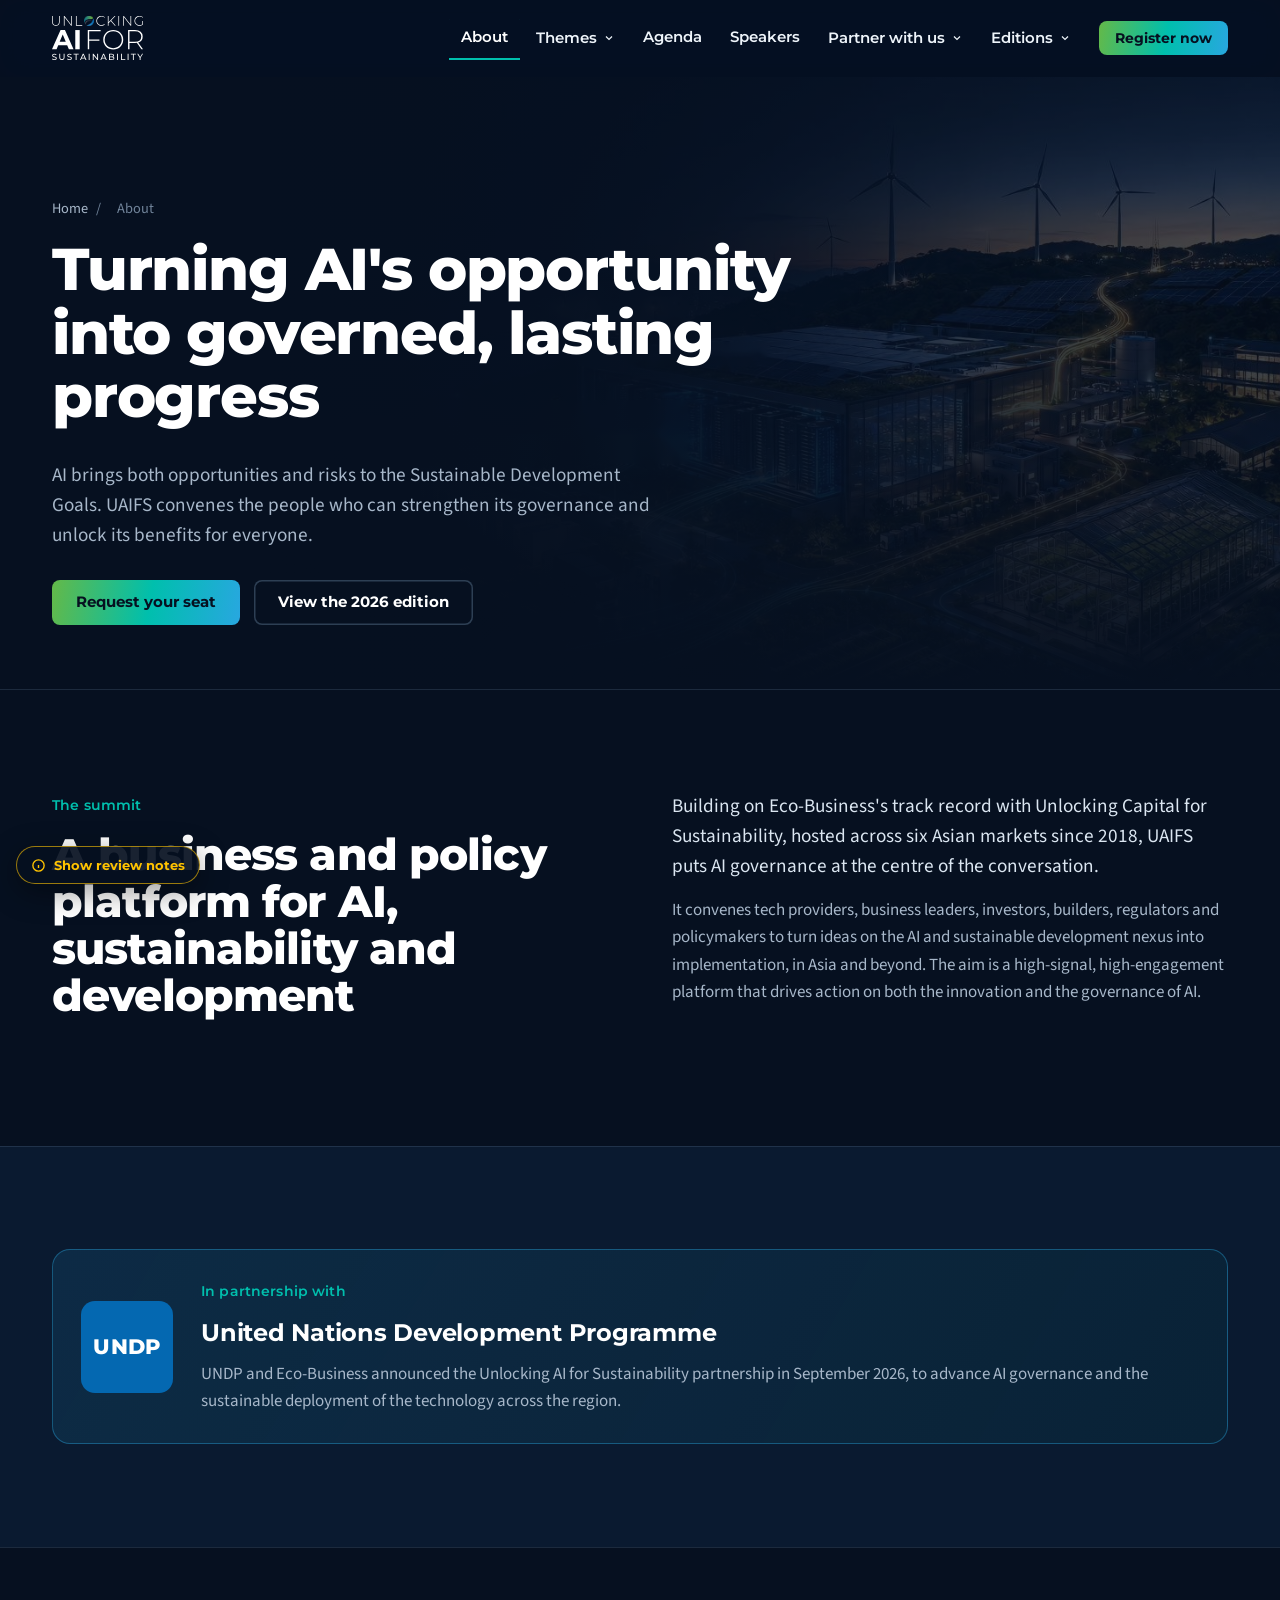
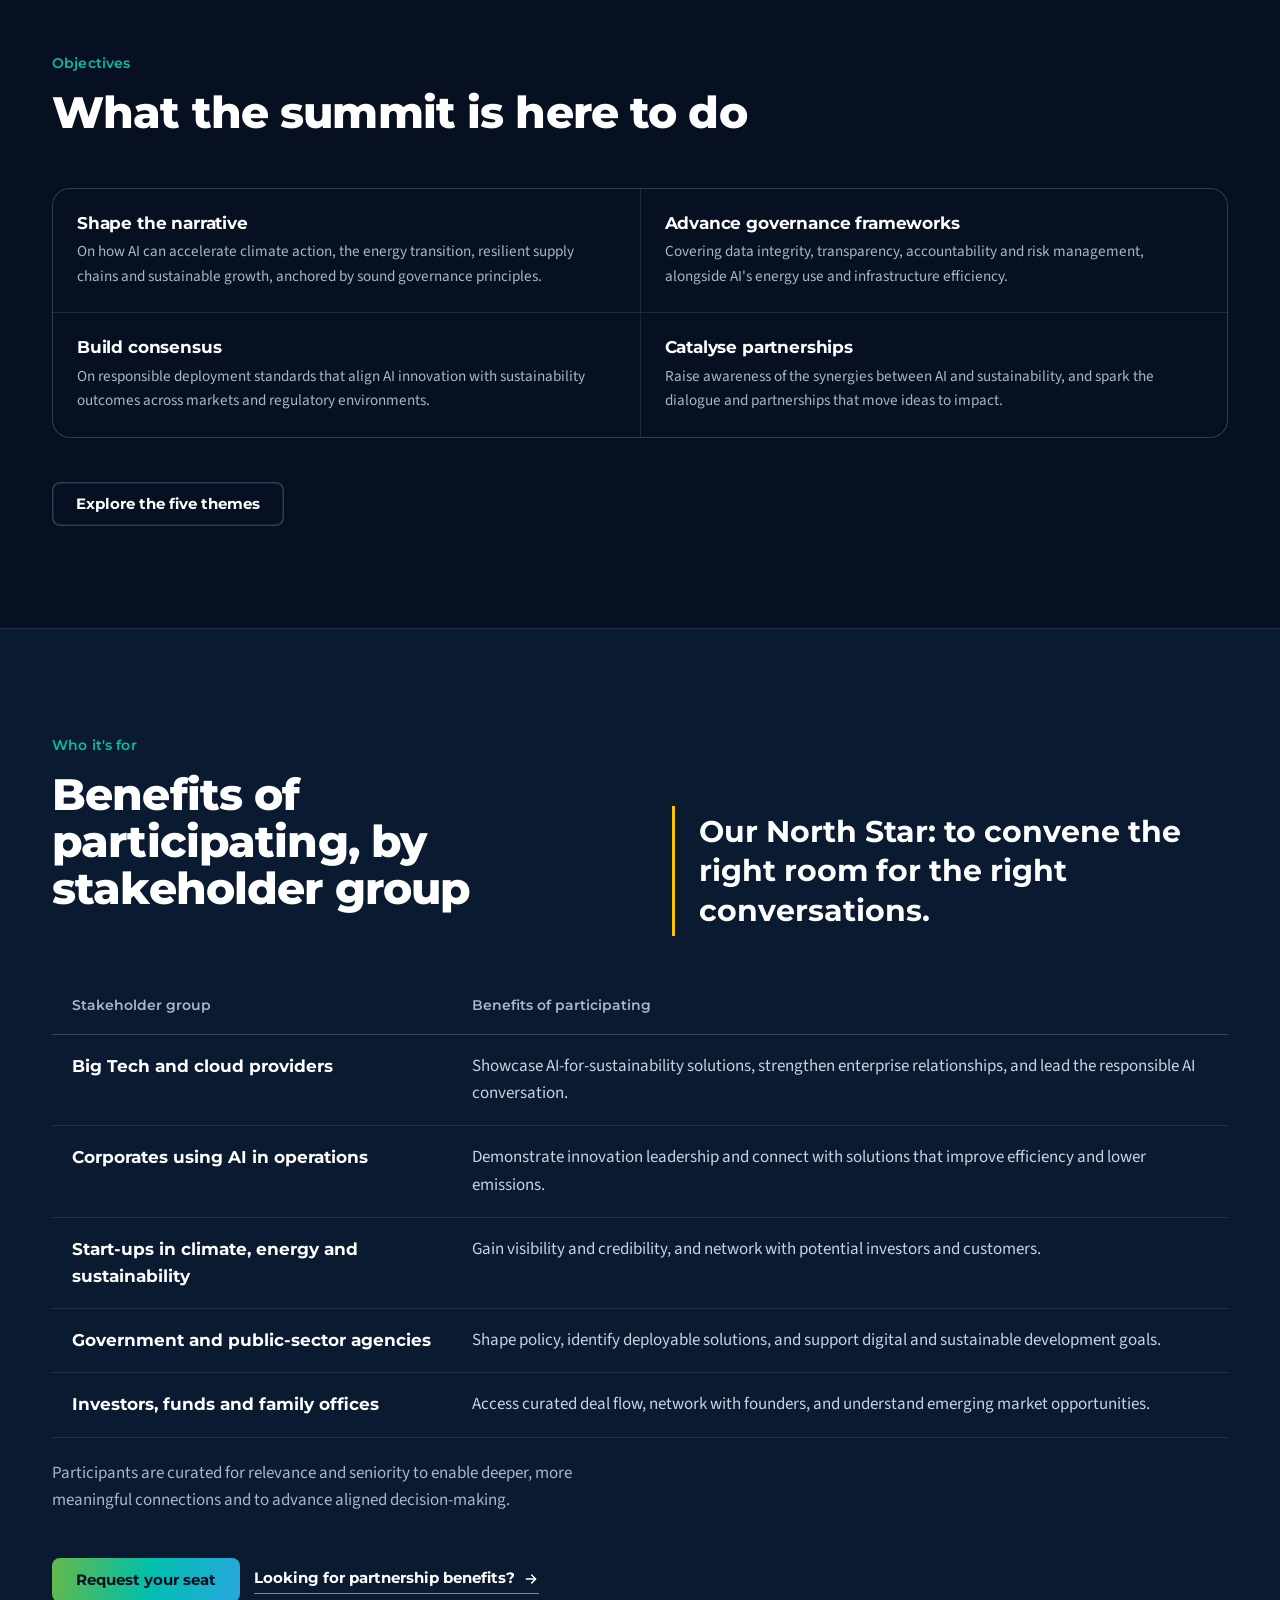
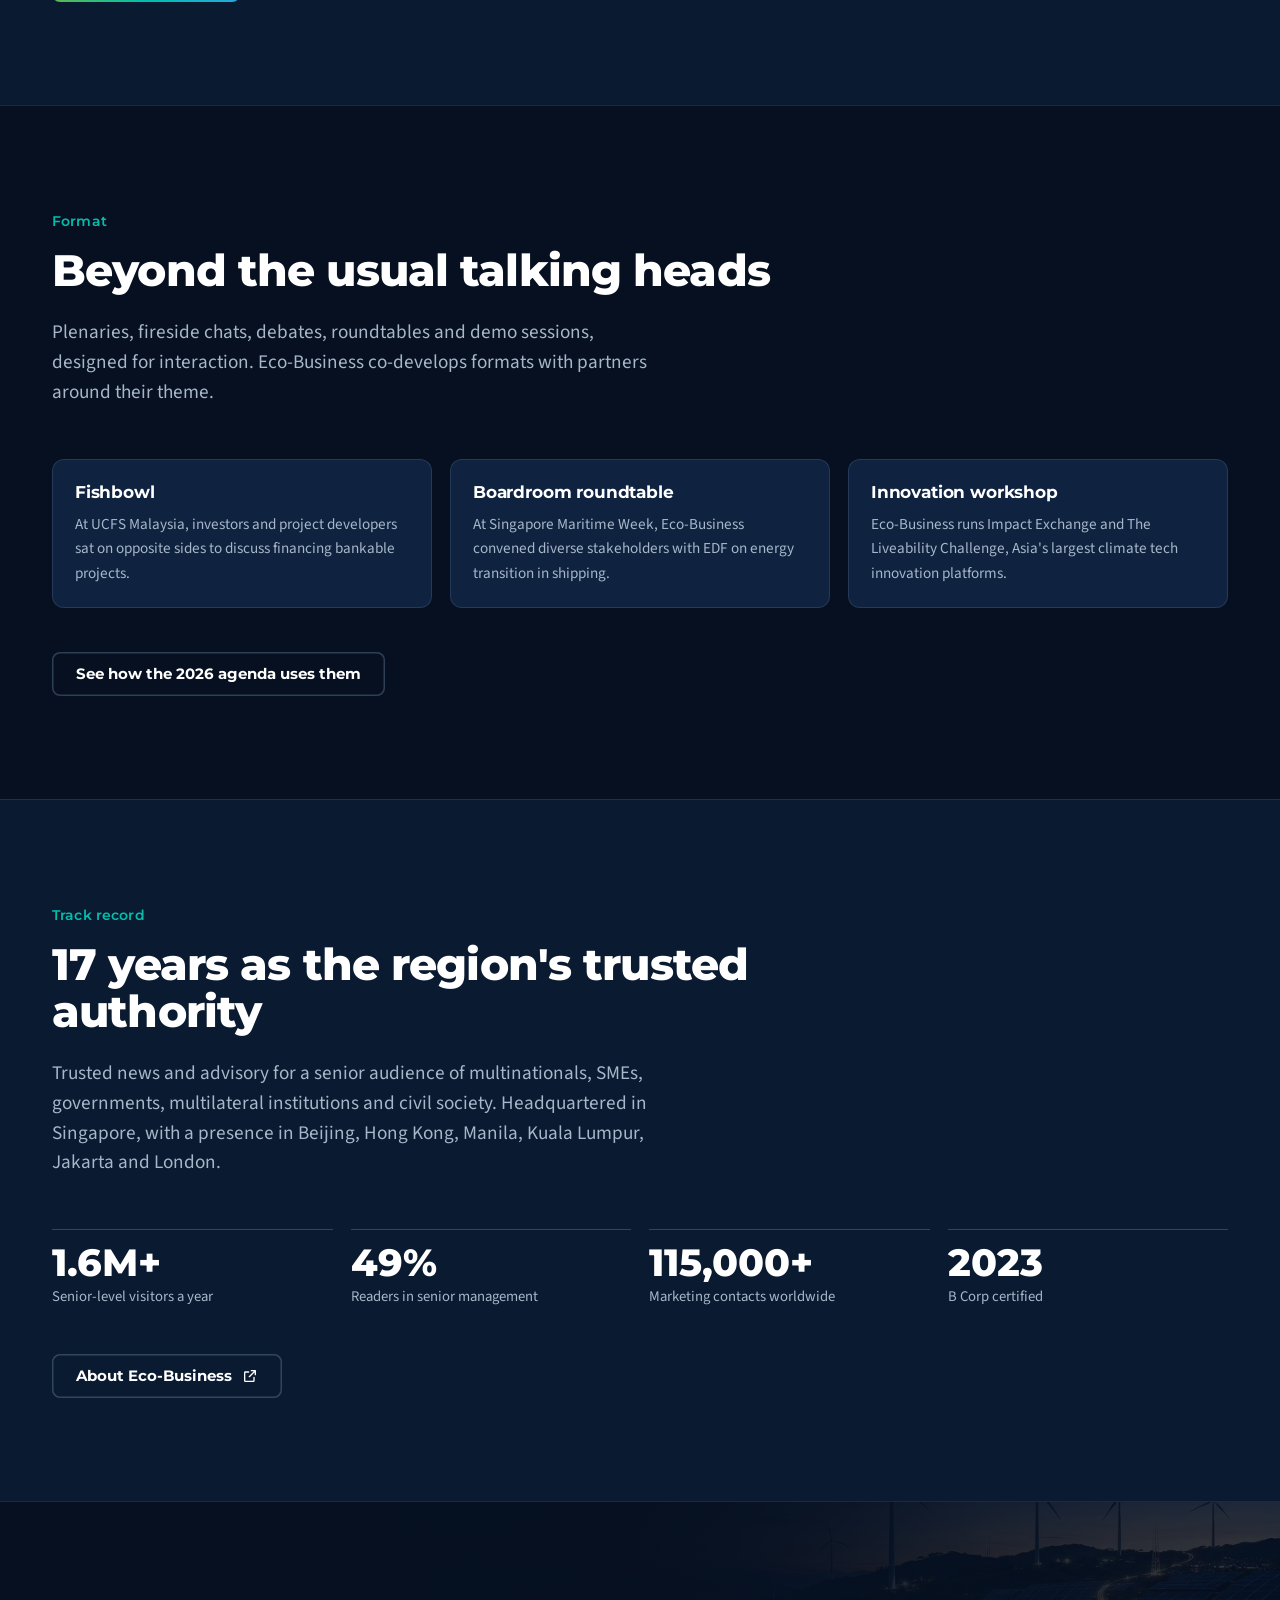
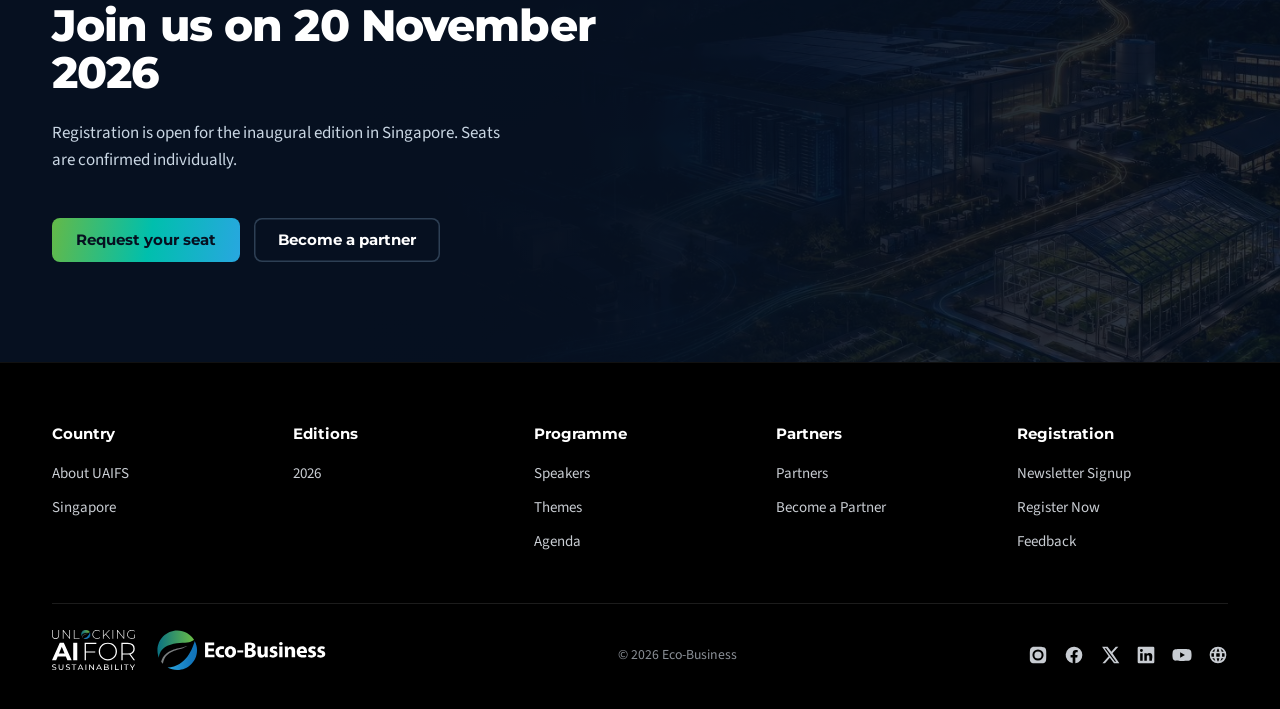
<file: site/about.html>
<!DOCTYPE html>
<html lang="en-SG">
<head>
<meta charset="UTF-8">
<meta name="viewport" content="width=device-width, initial-scale=1, viewport-fit=cover">
<title>About the summit | Unlocking AI for Sustainability</title>
<meta name="description" content="Why Unlocking AI for Sustainability exists, who it is for, and what each stakeholder group gains. A business and policy platform on AI, sustainability and governance in Asia Pacific.">
<link rel="canonical" href="https://www.unlockingaiforsustainability.com/about.html">
<meta property="og:site_name" content="Unlocking AI for Sustainability"><meta property="og:type" content="website"><meta property="og:url" content="https://www.unlockingaiforsustainability.com/about.html">
<meta property="og:title" content="About the summit | Unlocking AI for Sustainability"><meta property="og:description" content="Why Unlocking AI for Sustainability exists, who it is for, and what each stakeholder group gains. A business and policy platform on AI, sustainability and governance in Asia Pacific."><meta property="og:image" content="https://www.unlockingaiforsustainability.com/assets/img/og-share-draft.jpg"><meta property="og:image:width" content="1200"><meta property="og:image:height" content="630">
<meta name="twitter:card" content="summary_large_image"><meta name="twitter:site" content="@ecobusinesscom">
<meta name="theme-color" content="#061020">
<script type="application/ld+json">[{"@context": "https://schema.org", "@type": "WebPage", "name": "About the summit | Unlocking AI for Sustainability", "url": "https://www.unlockingaiforsustainability.com/about.html", "publisher": {"@type": "Organization", "name": "Eco-Business", "url": "https://www.eco-business.com/"}}]</script>
<!-- Analytics: paste the Google Tag Manager (GA4) snippet here. The site pushes events to window.dataLayer (see README, Analytics plan). -->
<link rel="preconnect" href="https://fonts.googleapis.com"><link rel="preconnect" href="https://fonts.gstatic.com" crossorigin><link href="https://fonts.googleapis.com/css2?family=Montserrat:wght@500;600;700;800&family=Source+Sans+3:wght@400;600;700&display=swap" rel="stylesheet">
<link rel="icon" type="image/svg+xml" href="assets/img/favicon.svg">
<link rel="stylesheet" href="assets/css/style.css">
</head>
<body data-page-id="about">
<a class="skip" href="#main">Skip to content</a>
<header class="site-header">
  <div class="wrap">
    <a class="brand" href="index.html" aria-label="Unlocking AI for Sustainability home"><img src="assets/img/uaifs-logo-white.svg" alt="Unlocking AI for Sustainability" width="91" height="44"></a>
    <button class="nav-toggle" aria-label="Menu" aria-expanded="false" aria-controls="site-nav"><span></span><span></span><span></span></button>
    <nav class="nav" id="site-nav" aria-label="Main">
      <a href="about.html" data-nav="about" class="is-active" aria-current="page">About</a>
      <div class="dd" data-nav="themes"><button type="button" aria-expanded="false">Themes <svg viewBox="0 0 24 24" fill="none" stroke="currentColor" stroke-width="2.4" aria-hidden="true"><path d="M6 9l6 6 6-6"/></svg></button>
        <div class="dd-menu"><a href="theme-infrastructure.html"><span class="ico" style="color:#28A7E0;background:color-mix(in srgb,#28A7E0 16%,transparent)"><svg viewBox="0 0 24 24" fill="none" stroke="currentColor" stroke-width="1.8" stroke-linecap="round" stroke-linejoin="round"><rect x="6" y="6" width="12" height="12" rx="2"/><rect x="9.5" y="9.5" width="5" height="5" rx="1"/><path d="M9 2v4M15 2v4M9 18v4M15 18v4M2 9h4M2 15h4M18 9h4M18 15h4"/></svg></span><span><strong>AI Infrastructure</strong><span>Sustainable AI infrastructure</span></span></a><a href="theme-climate-energy.html"><span class="ico" style="color:#64B948;background:color-mix(in srgb,#64B948 16%,transparent)"><svg viewBox="0 0 24 24" fill="none" stroke="currentColor" stroke-width="1.8" stroke-linecap="round" stroke-linejoin="round"><path d="M5 19c0-8 5-13 15-14-1 10-6 15-14 15"/><path d="M5 19l7-7"/><path d="M13 3l-2 4h3l-2 4"/></svg></span><span><strong>Climate &amp; Energy</strong><span>AI for climate, energy and environment</span></span></a><a href="theme-supply-chains.html"><span class="ico" style="color:#00BFAD;background:color-mix(in srgb,#00BFAD 16%,transparent)"><svg viewBox="0 0 24 24" fill="none" stroke="currentColor" stroke-width="1.8" stroke-linecap="round" stroke-linejoin="round"><circle cx="5" cy="6" r="2.2"/><circle cx="19" cy="6" r="2.2"/><circle cx="12" cy="18" r="2.2"/><path d="M7.2 6h9.6M6.2 8l4.6 8M17.8 8l-4.6 8"/></svg></span><span><strong>Supply Chains</strong><span>Supply chain resilience and operations optimisation</span></span></a><a href="theme-finance.html"><span class="ico" style="color:#FFC300;background:color-mix(in srgb,#FFC300 16%,transparent)"><svg viewBox="0 0 24 24" fill="none" stroke="currentColor" stroke-width="1.8" stroke-linecap="round" stroke-linejoin="round"><path d="M3 20h18"/><path d="M6 16v-4M11 16V8M16 16v-6"/><path d="M4 9l6-5 4 3 6-4"/></svg></span><span><strong>Finance &amp; Investment</strong><span>Finance and investments</span></span></a><a href="theme-responsible-ai.html"><span class="ico" style="color:#F15B29;background:color-mix(in srgb,#F15B29 16%,transparent)"><svg viewBox="0 0 24 24" fill="none" stroke="currentColor" stroke-width="1.8" stroke-linecap="round" stroke-linejoin="round"><path d="M12 3l8 3v6c0 4.5-3.4 8-8 9-4.6-1-8-4.5-8-9V6z"/><path d="M8.5 12l2.5 2.5 4.5-5"/></svg></span><span><strong>Responsible AI</strong><span>AI safety and governance, responsible AI</span></span></a><hr><a class="dd-all" href="themes.html">All themes and the knowledge hub</a></div></div>
      <a href="agenda.html" data-nav="agenda">Agenda</a>
      <a href="speakers.html" data-nav="speakers">Speakers</a>
      <div class="dd" data-nav="partners"><button type="button" aria-expanded="false">Partner with us <svg viewBox="0 0 24 24" fill="none" stroke="currentColor" stroke-width="2.4" aria-hidden="true"><path d="M6 9l6 6 6-6"/></svg></button>
        <div class="dd-menu" style="min-width:270px">
          <a href="partners.html#why" style="grid-template-columns:1fr"><span><strong>Why partner</strong><span>Audience, reach and results</span></span></a>
          <a href="partners.html#fit" style="grid-template-columns:1fr"><span><strong>Find your tier</strong><span>Match your goals to a package</span></span></a>
          <a href="partners.html#tiers" style="grid-template-columns:1fr"><span><strong>Tiers and benefits</strong><span>Compare what each tier includes</span></span></a>
          <a href="partners.html#current" style="grid-template-columns:1fr"><span><strong>Current partners</strong><span>By edition and tier</span></span></a>
          <hr><a class="dd-all" href="partners.html#become">Enquire about partnering</a>
        </div></div>
      <div class="dd" data-nav="editions"><button type="button" aria-expanded="false">Editions <svg viewBox="0 0 24 24" fill="none" stroke="currentColor" stroke-width="2.4" aria-hidden="true"><path d="M6 9l6 6 6-6"/></svg></button>
        <div class="dd-menu" style="min-width:240px">
          <a href="edition-2026.html" style="grid-template-columns:1fr"><span><strong>Singapore 2026</strong><span>Inaugural edition, 20 November</span></span></a>
          <a href="register.html#newsletter" style="grid-template-columns:1fr"><span><strong>Future editions</strong><span>Get notified when announced</span></span></a>
        </div></div>
      <a class="btn btn--primary btn--sm" href="register.html" data-track="nav_register">Register now</a>
    </nav>
  </div>
</header>
<main id="main"><section class="phero"><div class="phero__kv kvbg" aria-hidden="true"></div><div class="wrap">
  <nav class="crumbs" aria-label="Breadcrumb"><a href="index.html">Home</a><span aria-hidden="true">/</span><span aria-current="page">About</span></nav><h1>Turning AI's opportunity into governed, lasting progress</h1><p class="lead">AI brings both opportunities and risks to the Sustainable Development Goals. UAIFS convenes the people who can strengthen its governance and unlock its benefits for everyone.</p><div class="hero__cta"><a class="btn btn--primary" href="register.html">Request your seat</a><a class="btn btn--ghost" href="edition-2026.html">View the 2026 edition</a></div>
</div></section>
<section class="sec"><div class="wrap split">
  <div><span class="kicker">The summit</span><h2>A business and policy platform for AI, sustainability and development</h2></div>
  <div><p class="lead" style="color:#dbe6f1">Building on Eco-Business's track record with Unlocking Capital for Sustainability, hosted across six Asian markets since 2018, UAIFS puts AI governance at the centre of the conversation.</p>
  <p class="muted">It convenes tech providers, business leaders, investors, builders, regulators and policymakers to turn ideas on the AI and sustainable development nexus into implementation, in Asia and beyond. The aim is a high-signal, high-engagement platform that drives action on both the innovation and the governance of AI.</p></div>
</div></section>

<section class="sec sec--deep"><div class="wrap">
  <div class="undp"><div class="undp__mark">UNDP</div><div><span class="kicker">In partnership with</span><h3 style="font-size:1.5rem">United Nations Development Programme</h3><p class="muted" style="margin:0">UNDP and Eco-Business announced the Unlocking AI for Sustainability partnership in September 2026, to advance AI governance and the sustainable deployment of the technology across the region.</p></div></div>
  <div class="rnote"><strong>Review note:</strong> Use UNDP's official logo lock-up (with their brand approval) in place of the placeholder mark.</div>
</div></section>

<section class="sec"><div class="wrap">
  <div class="head"><span class="kicker">Objectives</span><h2>What the summit is here to do</h2></div>
  <div class="aud6" style="grid-template-columns:1fr 1fr">
    <div><h3>Shape the narrative</h3><p>On how AI can accelerate climate action, the energy transition, resilient supply chains and sustainable growth, anchored by sound governance principles.</p></div>
    <div><h3>Advance governance frameworks</h3><p>Covering data integrity, transparency, accountability and risk management, alongside AI's energy use and infrastructure efficiency.</p></div>
    <div><h3>Build consensus</h3><p>On responsible deployment standards that align AI innovation with sustainability outcomes across markets and regulatory environments.</p></div>
    <div><h3>Catalyse partnerships</h3><p>Raise awareness of the synergies between AI and sustainability, and spark the dialogue and partnerships that move ideas to impact.</p></div>
  </div>
  <div class="sec-cta"><a class="btn btn--ghost" href="themes.html">Explore the five themes</a></div>
</div></section>

<section class="sec sec--deep" id="stakeholders"><div class="wrap">
  <div class="split" style="margin-bottom:40px;align-items:end"><div><span class="kicker">Who it's for</span><h2>Benefits of participating, by stakeholder group</h2></div>
  <blockquote class="northstar">Our North Star: to convene the right room for the right conversations.</blockquote></div>
  <table class="stake"><thead><tr><th>Stakeholder group</th><th>Benefits of participating</th></tr></thead><tbody><tr><td>Big Tech and cloud providers</td><td>Showcase AI-for-sustainability solutions, strengthen enterprise relationships, and lead the responsible AI conversation.</td></tr><tr><td>Corporates using AI in operations</td><td>Demonstrate innovation leadership and connect with solutions that improve efficiency and lower emissions.</td></tr><tr><td>Start-ups in climate, energy and sustainability</td><td>Gain visibility and credibility, and network with potential investors and customers.</td></tr><tr><td>Government and public-sector agencies</td><td>Shape policy, identify deployable solutions, and support digital and sustainable development goals.</td></tr><tr><td>Investors, funds and family offices</td><td>Access curated deal flow, network with founders, and understand emerging market opportunities.</td></tr></tbody></table>
  <p class="muted" style="margin-top:22px;max-width:70ch">Participants are curated for relevance and seniority to enable deeper, more meaningful connections and to advance aligned decision-making.</p>
  <div class="sec-cta"><a class="btn btn--primary" href="register.html">Request your seat</a><a class="link" href="partners.html#tiers">Looking for partnership benefits? <svg viewBox="0 0 24 24" fill="none" stroke="currentColor" stroke-width="2.2" stroke-linecap="round" stroke-linejoin="round" aria-hidden="true"><path d="M5 12h14M13 6l6 6-6 6"/></svg></a></div>
</div></section>

<section class="sec"><div class="wrap">
  <div class="head"><span class="kicker">Format</span><h2>Beyond the usual talking heads</h2><p class="lead">Plenaries, fireside chats, debates, roundtables and demo sessions, designed for interaction. Eco-Business co-develops formats with partners around their theme.</p></div>
  <div class="formats">
    <div class="fmt-card"><h3>Fishbowl</h3><p>At UCFS Malaysia, investors and project developers sat on opposite sides to discuss financing bankable projects.</p></div>
    <div class="fmt-card"><h3>Boardroom roundtable</h3><p>At Singapore Maritime Week, Eco-Business convened diverse stakeholders with EDF on energy transition in shipping.</p></div>
    <div class="fmt-card"><h3>Innovation workshop</h3><p>Eco-Business runs Impact Exchange and The Liveability Challenge, Asia's largest climate tech innovation platforms.</p></div>
  </div>
  <div class="sec-cta"><a class="btn btn--ghost" href="agenda.html">See how the 2026 agenda uses them</a></div>
</div></section>

<section class="sec sec--deep"><div class="wrap">
  <div class="head"><span class="kicker">Track record</span><h2>17 years as the region's trusted authority</h2><p class="lead">Trusted news and advisory for a senior audience of multinationals, SMEs, governments, multilateral institutions and civil society. Headquartered in Singapore, with a presence in Beijing, Hong Kong, Manila, Kuala Lumpur, Jakarta and London.</p></div>
  <div class="stats4"><div><b>1.6M+</b><span>Senior-level visitors a year</span></div><div><b>49%</b><span>Readers in senior management</span></div><div><b>115,000+</b><span>Marketing contacts worldwide</span></div><div><b>2023</b><span>B Corp certified</span></div></div>
  <div class="sec-cta"><a class="btn btn--ghost" href="https://www.eco-business.com/" target="_blank" rel="noopener">About Eco-Business <svg viewBox="0 0 24 24" fill="none" stroke="currentColor" stroke-width="2" stroke-linecap="round" stroke-linejoin="round" aria-hidden="true"><path d="M14 4h6v6M20 4l-9 9M18 14v5a1 1 0 01-1 1H5a1 1 0 01-1-1V7a1 1 0 011-1h5"/></svg></a></div>
</div></section>
<section class="cta" aria-label="Call to action"><div class="cta__kv kvbg" aria-hidden="true"></div><div class="wrap">
  <h2>Join us on 20 November 2026</h2><p>Registration is open for the inaugural edition in Singapore. Seats are confirmed individually.</p>
  <div class="sec-cta"><a class="btn btn--primary" href="register.html">Request your seat</a><a class="btn btn--ghost" href="partners.html">Become a partner</a></div>
</div></section></main>
<footer class="site-footer">
  <div class="wrap">
    <div class="f-cols">
      <div><h4>Country</h4><a href="about.html">About UAIFS</a><a href="edition-2026.html">Singapore</a></div>
      <div><h4>Editions</h4><a href="edition-2026.html">2026</a></div>
      <div><h4>Programme</h4><a href="speakers.html">Speakers</a><a href="themes.html">Themes</a><a href="agenda.html">Agenda</a></div>
      <div><h4>Partners</h4><a href="partners.html">Partners</a><a href="partners.html#become">Become a Partner</a></div>
      <div><h4>Registration</h4><a href="register.html#newsletter">Newsletter Signup</a><a href="register.html">Register Now</a><a href="register.html#feedback">Feedback</a></div>
    </div>
    <div class="f-bottom">
      <div class="logos"><a href="index.html"><img src="assets/img/uaifs-logo-white.svg" alt="Unlocking AI for Sustainability" width="83" height="40"></a><a href="https://www.eco-business.com/" target="_blank" rel="noopener"><img src="assets/img/eb-logo-white.svg" alt="Eco-Business" height="40"></a></div>
      <p class="copyright">&copy; 2026 Eco-Business</p>
      <div class="f-social"><a href="https://www.instagram.com/ecobusinesscom" aria-label="Instagram" target="_blank" rel="noopener"><svg viewBox="0 0 24 24"><path d="M12 2.2c3.2 0 3.6 0 4.9.1 1.2.1 1.8.3 2.2.4.6.2 1 .5 1.4.9.4.4.7.8.9 1.4.2.4.4 1 .4 2.2.1 1.3.1 1.7.1 4.9s0 3.6-.1 4.9c-.1 1.2-.3 1.8-.4 2.2-.2.6-.5 1-.9 1.4-.4.4-.8.7-1.4.9-.4.2-1 .4-2.2.4-1.3.1-1.7.1-4.9.1s-3.6 0-4.9-.1c-1.2-.1-1.8-.3-2.2-.4-.6-.2-1-.5-1.4-.9-.4-.4-.7-.8-.9-1.4-.2-.4-.4-1-.4-2.2C2.2 15.6 2.2 15.2 2.2 12s0-3.6.1-4.9c.1-1.2.3-1.8.4-2.2.2-.6.5-1 .9-1.4.4-.4.8-.7 1.4-.9.4-.2 1-.4 2.2-.4C8.4 2.2 8.8 2.2 12 2.2zm0 3.1a6.7 6.7 0 100 13.4 6.7 6.7 0 000-13.4zm0 11a4.3 4.3 0 110-8.6 4.3 4.3 0 010 8.6zm6.5-11.3a1.6 1.6 0 11-3.2 0 1.6 1.6 0 013.2 0z"/></svg></a><a href="https://www.facebook.com/EcoBusinessMedia/" aria-label="Facebook" target="_blank" rel="noopener"><svg viewBox="0 0 24 24"><path d="M22 12a10 10 0 10-11.6 9.9v-7H7.9V12h2.5V9.8c0-2.5 1.5-3.9 3.8-3.9 1.1 0 2.2.2 2.2.2v2.5h-1.2c-1.2 0-1.6.8-1.6 1.6V12h2.7l-.4 2.9h-2.3v7A10 10 0 0022 12z"/></svg></a><a href="https://twitter.com/ecobusinesscom" aria-label="X" target="_blank" rel="noopener"><svg viewBox="0 0 24 24"><path d="M18.9 2H22l-7 8 8.2 12h-6.4l-5-6.6L6 22H2.9l7.5-8.6L2.5 2h6.6l4.5 6zM17.8 20.1h1.7L7.3 3.8H5.5z"/></svg></a><a href="https://www.linkedin.com/company/eco-business" aria-label="LinkedIn" target="_blank" rel="noopener"><svg viewBox="0 0 24 24"><path d="M20.5 2h-17A1.5 1.5 0 002 3.5v17A1.5 1.5 0 003.5 22h17a1.5 1.5 0 001.5-1.5v-17A1.5 1.5 0 0020.5 2zM8 19H5v-9h3zM6.5 8.3a1.7 1.7 0 110-3.5 1.7 1.7 0 010 3.5zM19 19h-3v-4.4c0-1 0-2.4-1.5-2.4S13 13.4 13 14.5V19h-3v-9h2.9v1.2h.1a3.2 3.2 0 012.9-1.6c3.1 0 3.7 2 3.7 4.7z"/></svg></a><a href="https://www.youtube.com/channel/UCagZ0j4TiZ8l-eQ-i2KZlqA" aria-label="YouTube" target="_blank" rel="noopener"><svg viewBox="0 0 24 24"><path d="M23 7.5a3 3 0 00-2.1-2.1C19 4.9 12 4.9 12 4.9s-7 0-8.9.5A3 3 0 001 7.5 31 31 0 00.5 12 31 31 0 001 16.5a3 3 0 002.1 2.1c1.9.5 8.9.5 8.9.5s7 0 8.9-.5a3 3 0 002.1-2.1A31 31 0 0023.5 12 31 31 0 0023 7.5zM9.8 15.3V8.7l5.7 3.3z"/></svg></a><a href="https://www.eco-business.com/" aria-label="Eco-Business website" target="_blank" rel="noopener"><svg viewBox="0 0 24 24"><path d="M12 2a10 10 0 100 20 10 10 0 000-20zm6.9 6h-2.5a15.6 15.6 0 00-1.2-3.1A8 8 0 0118.9 8zM12 4c.7 1 1.3 2.3 1.6 4h-3.2C10.7 6.3 11.3 5 12 4zM4.3 14a7.9 7.9 0 010-4h2.9a17.6 17.6 0 000 4zm.8 2h2.5a15.6 15.6 0 001.2 3.1A8 8 0 015.1 16zm2.5-8H5.1a8 8 0 013.7-3.1A15.6 15.6 0 007.6 8zM12 20c-.7-1-1.3-2.3-1.6-4h3.2c-.3 1.7-.9 3-1.6 4zm2-6h-4a15.3 15.3 0 010-4h4a15.3 15.3 0 010 4zm.9 5.1a15.6 15.6 0 001.2-3.1h2.5a8 8 0 01-3.7 3.1zM16.8 14a17.6 17.6 0 000-4h2.9a7.9 7.9 0 010 4z"/></svg></a></div>
    </div>
  </div>
</footer>
<button class="notes-toggle" type="button" aria-pressed="false"><svg viewBox="0 0 24 24" width="15" height="15" fill="none" stroke="currentColor" stroke-width="2.2"><circle cx="12" cy="12" r="9"/><path d="M12 11v5M12 8h.01"/></svg> Show review notes</button>
<script src="assets/js/main.js"></script>
</body>
</html>
</file>
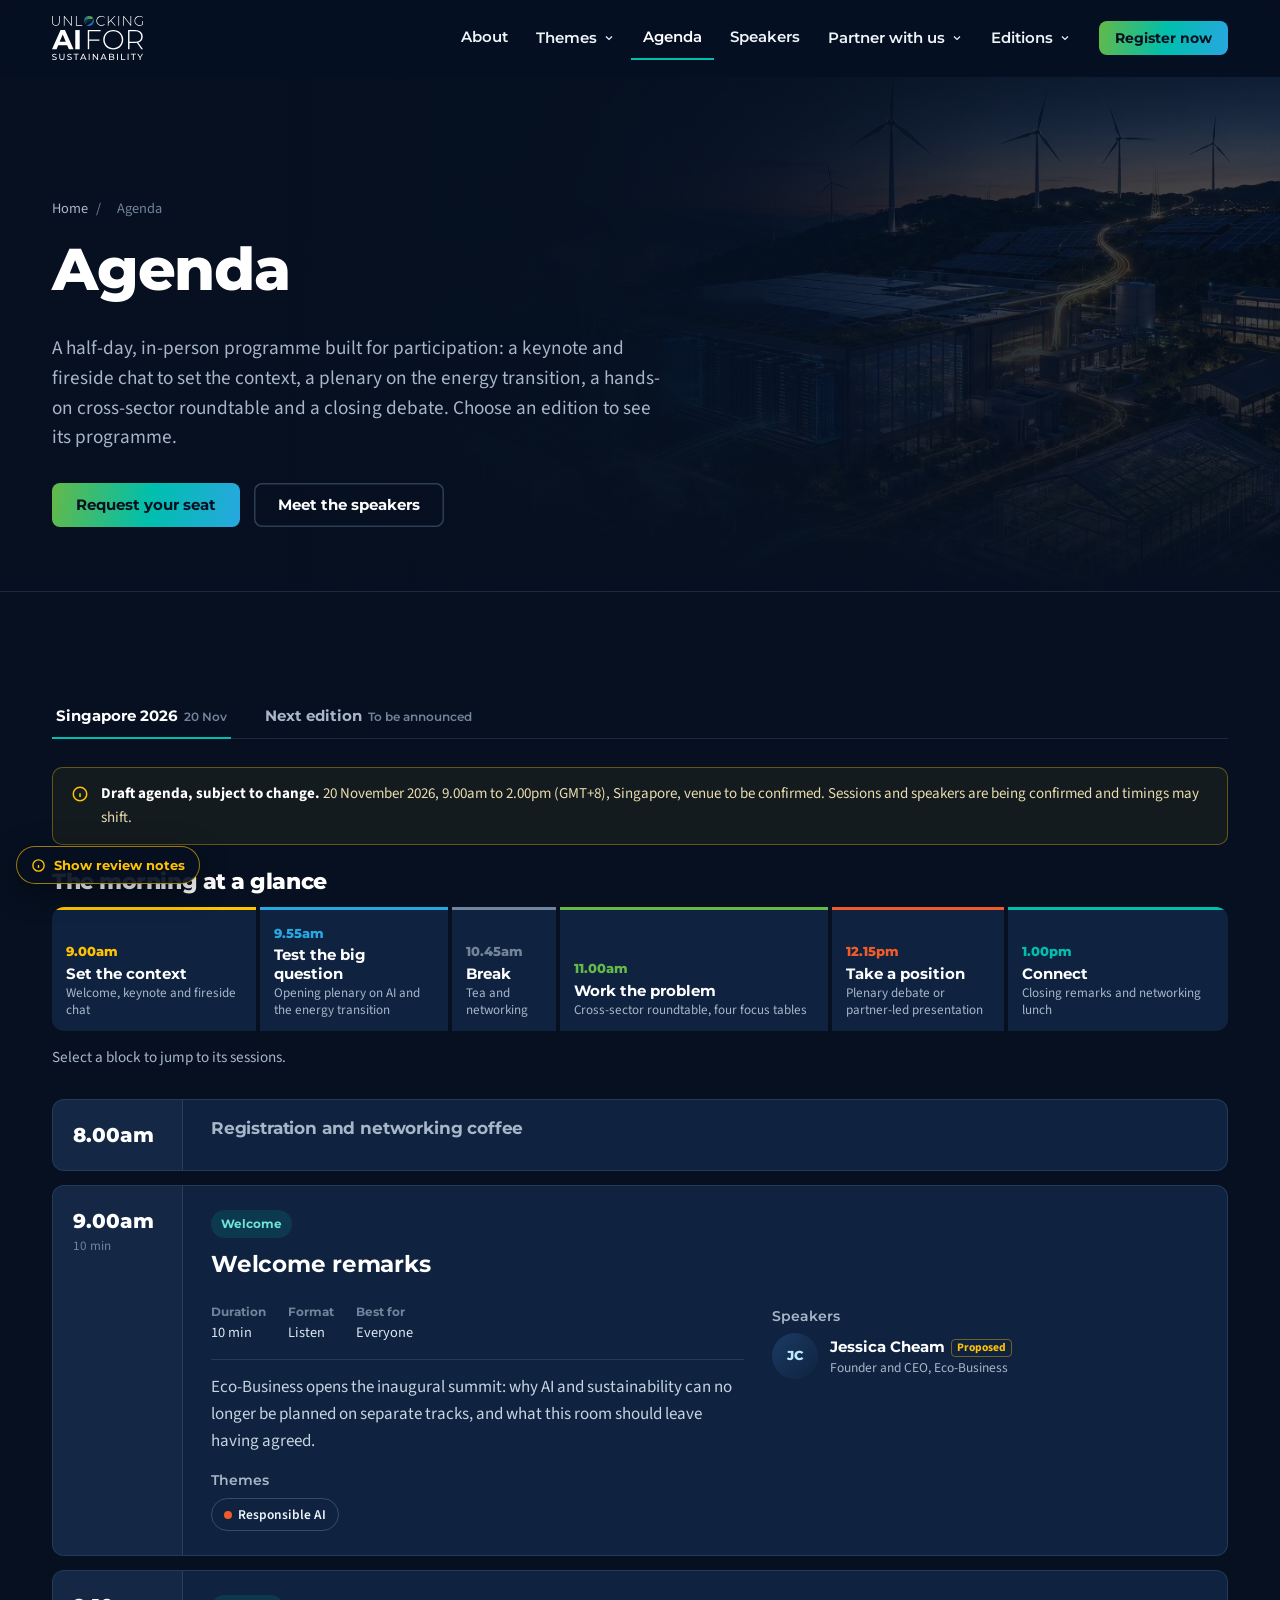
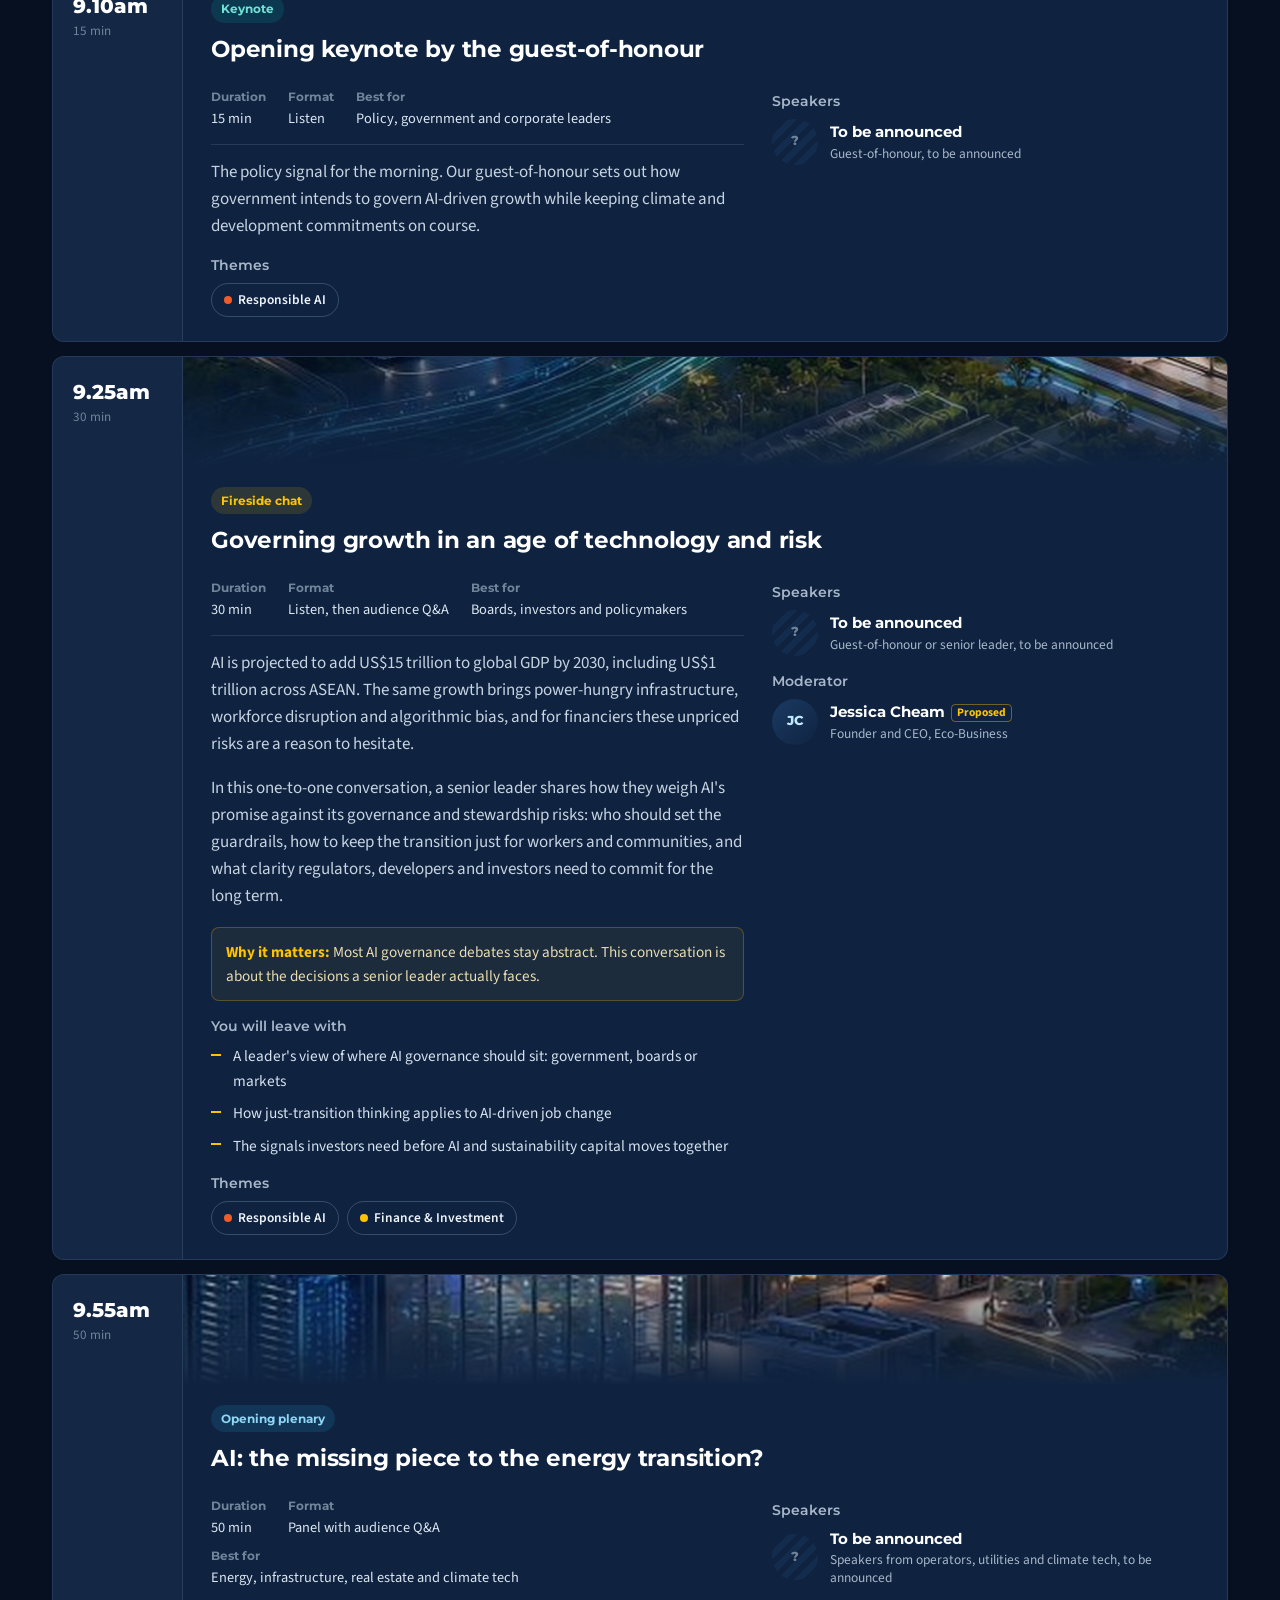
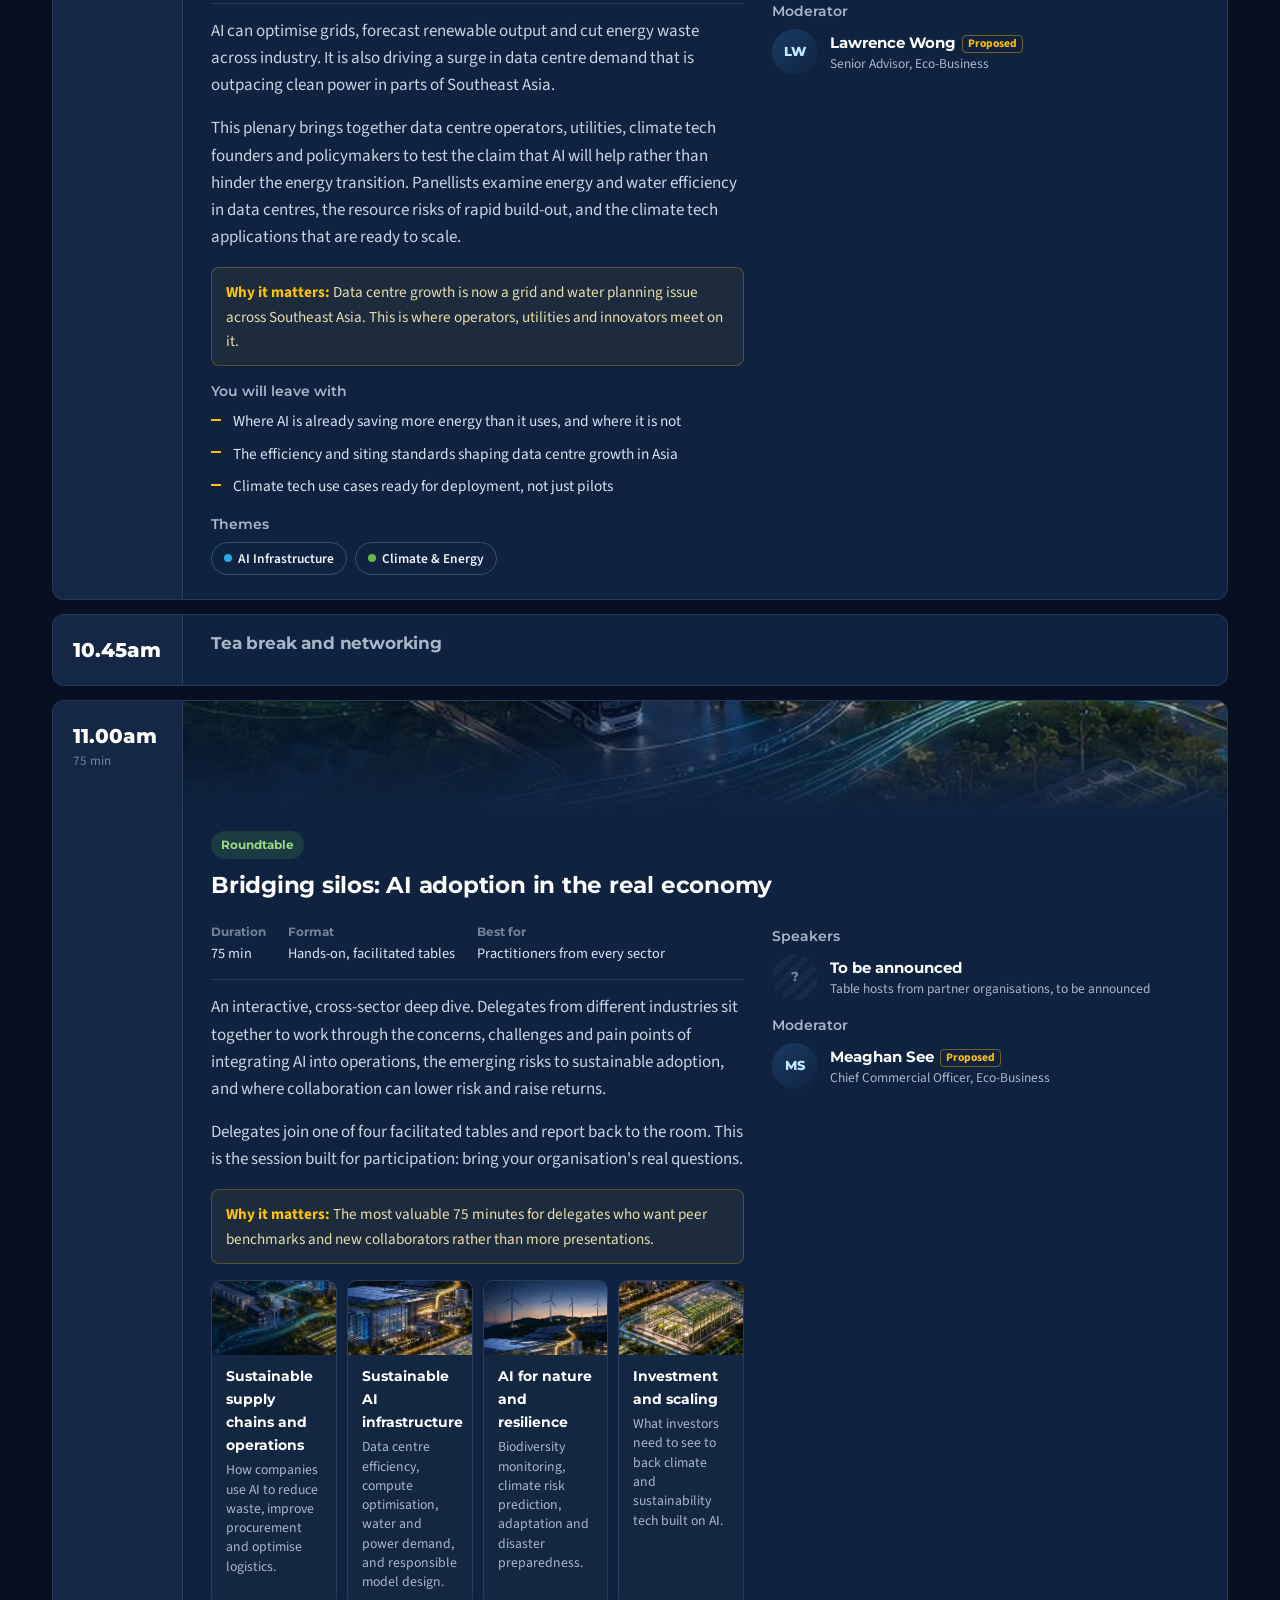
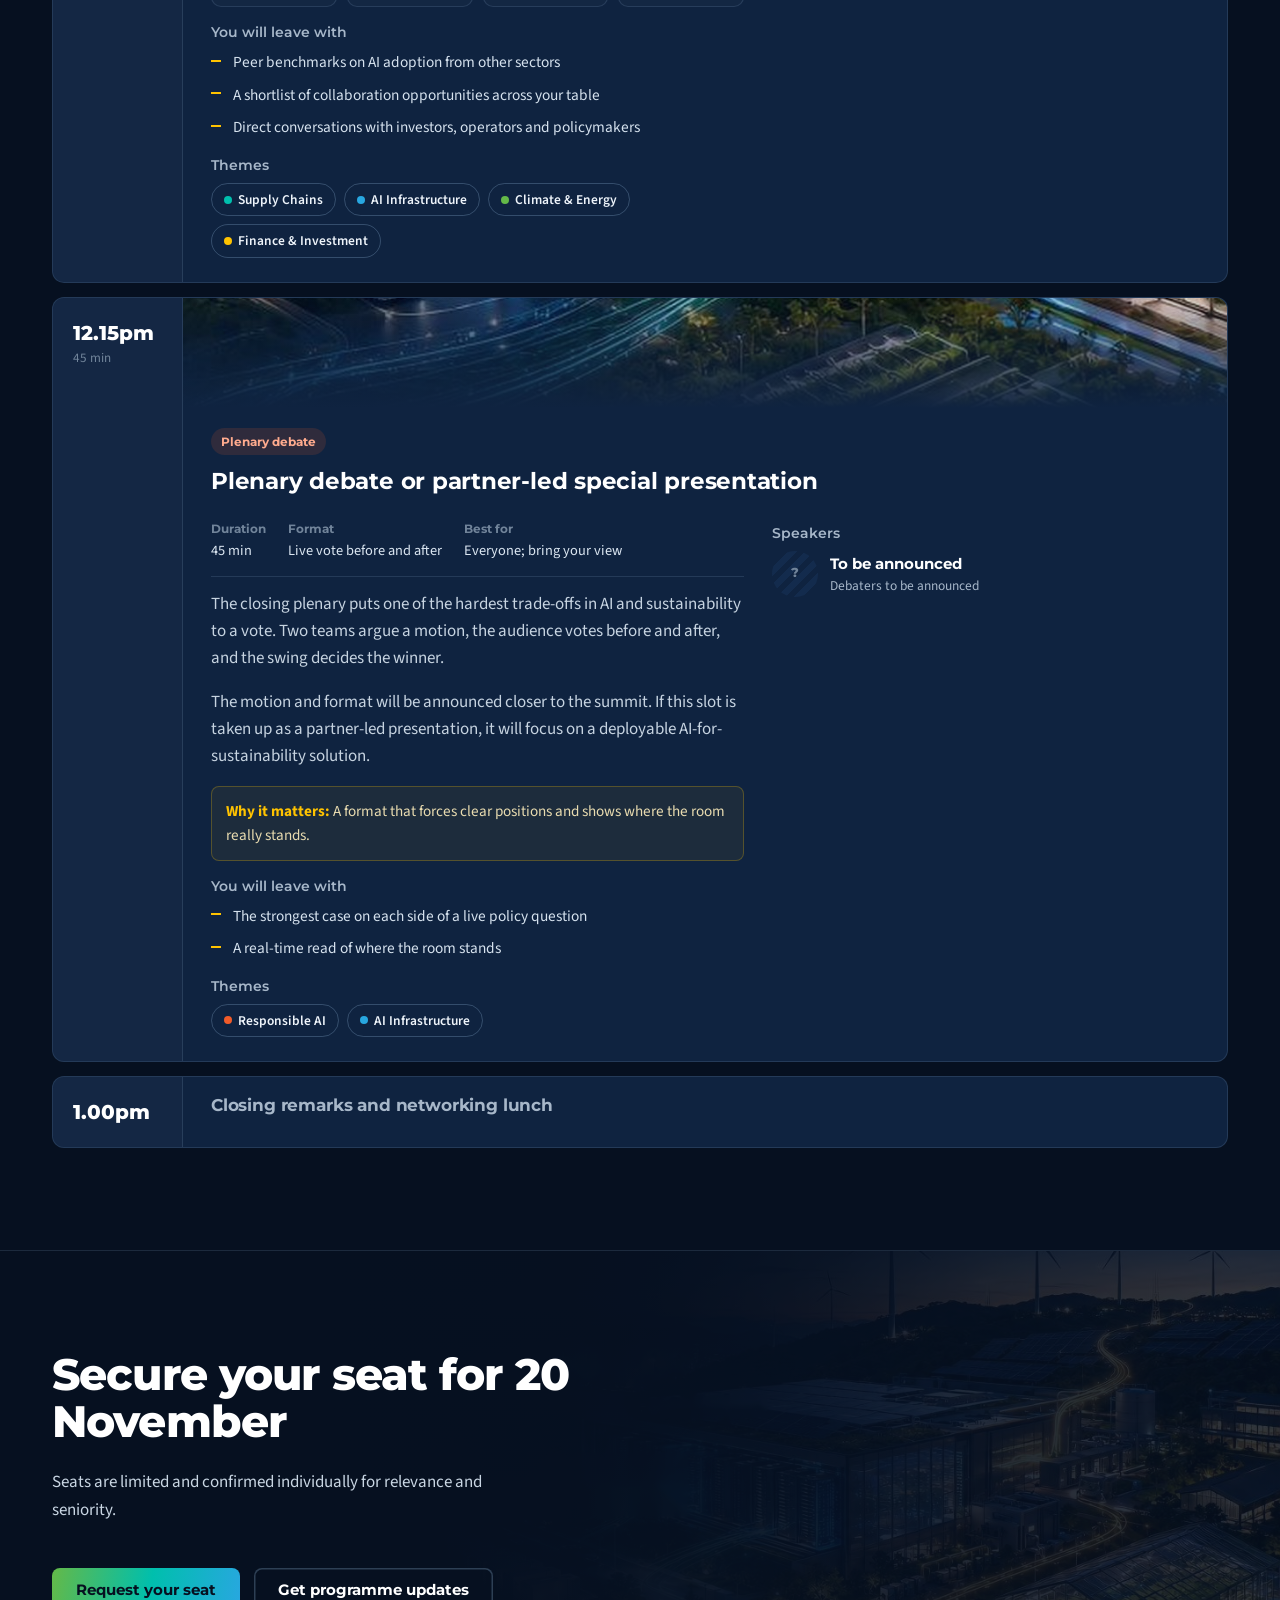
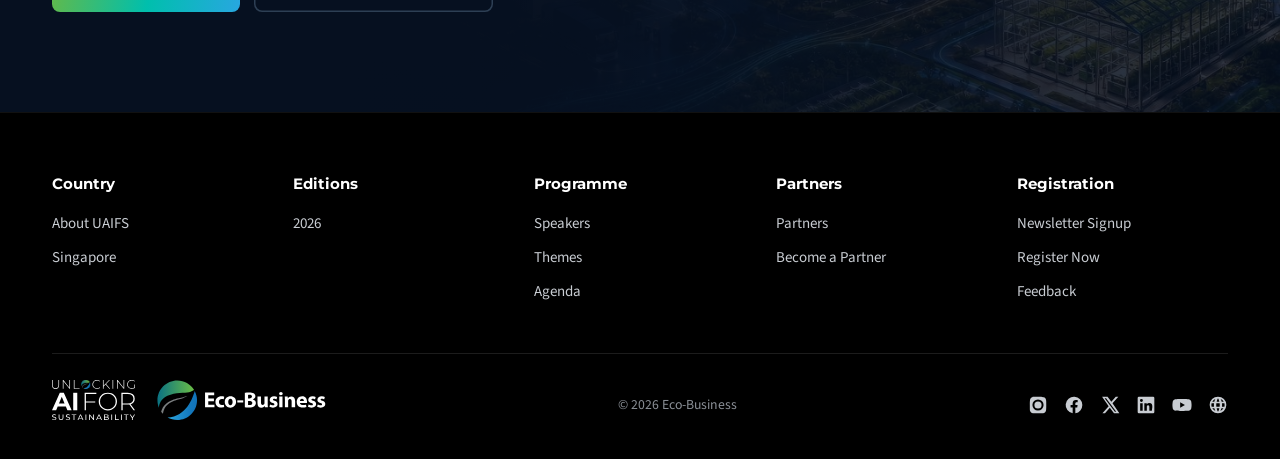
<file: site/agenda.html>
<!DOCTYPE html>
<html lang="en-SG">
<head>
<meta charset="UTF-8">
<meta name="viewport" content="width=device-width, initial-scale=1, viewport-fit=cover">
<title>Agenda, Singapore 2026 | Unlocking AI for Sustainability</title>
<meta name="description" content="Agenda for Unlocking AI for Sustainability, Singapore 2026: keynote, fireside chat, energy transition plenary, cross-sector roundtable and closing debate.">
<link rel="canonical" href="https://www.unlockingaiforsustainability.com/agenda.html">
<meta property="og:site_name" content="Unlocking AI for Sustainability"><meta property="og:type" content="website"><meta property="og:url" content="https://www.unlockingaiforsustainability.com/agenda.html">
<meta property="og:title" content="Agenda, Singapore 2026 | Unlocking AI for Sustainability"><meta property="og:description" content="Agenda for Unlocking AI for Sustainability, Singapore 2026: keynote, fireside chat, energy transition plenary, cross-sector roundtable and closing debate."><meta property="og:image" content="https://www.unlockingaiforsustainability.com/assets/img/og-share-draft.jpg"><meta property="og:image:width" content="1200"><meta property="og:image:height" content="630">
<meta name="twitter:card" content="summary_large_image"><meta name="twitter:site" content="@ecobusinesscom">
<meta name="theme-color" content="#061020">
<script type="application/ld+json">[{"@context": "https://schema.org", "@type": "WebPage", "name": "Agenda, Singapore 2026 | Unlocking AI for Sustainability", "url": "https://www.unlockingaiforsustainability.com/agenda.html", "publisher": {"@type": "Organization", "name": "Eco-Business", "url": "https://www.eco-business.com/"}}, {"@context": "https://schema.org", "@type": "Event", "name": "Unlocking AI for Sustainability Summit 2026", "startDate": "2026-11-20T09:00:00+08:00", "endDate": "2026-11-20T14:00:00+08:00", "eventAttendanceMode": "https://schema.org/OfflineEventAttendanceMode", "eventStatus": "https://schema.org/EventScheduled", "location": {"@type": "Place", "name": "Singapore (venue to be confirmed)", "address": {"@type": "PostalAddress", "addressCountry": "SG"}}, "image": ["https://www.unlockingaiforsustainability.com/assets/img/kv-draft.jpg"], "description": "The inaugural Unlocking AI for Sustainability Summit, 20 November 2026 in Singapore. Organised by Eco-Business in partnership with UNDP. Register or become a partner.", "organizer": {"@type": "Organization", "name": "Eco-Business", "url": "https://www.eco-business.com/"}, "url": "https://www.unlockingaiforsustainability.com/edition-2026.html"}]</script>
<!-- Analytics: paste the Google Tag Manager (GA4) snippet here. The site pushes events to window.dataLayer (see README, Analytics plan). -->
<link rel="preconnect" href="https://fonts.googleapis.com"><link rel="preconnect" href="https://fonts.gstatic.com" crossorigin><link href="https://fonts.googleapis.com/css2?family=Montserrat:wght@500;600;700;800&family=Source+Sans+3:wght@400;600;700&display=swap" rel="stylesheet">
<link rel="icon" type="image/svg+xml" href="assets/img/favicon.svg">
<link rel="stylesheet" href="assets/css/style.css">
</head>
<body data-page-id="agenda">
<a class="skip" href="#main">Skip to content</a>
<header class="site-header">
  <div class="wrap">
    <a class="brand" href="index.html" aria-label="Unlocking AI for Sustainability home"><img src="assets/img/uaifs-logo-white.svg" alt="Unlocking AI for Sustainability" width="91" height="44"></a>
    <button class="nav-toggle" aria-label="Menu" aria-expanded="false" aria-controls="site-nav"><span></span><span></span><span></span></button>
    <nav class="nav" id="site-nav" aria-label="Main">
      <a href="about.html" data-nav="about">About</a>
      <div class="dd" data-nav="themes"><button type="button" aria-expanded="false">Themes <svg viewBox="0 0 24 24" fill="none" stroke="currentColor" stroke-width="2.4" aria-hidden="true"><path d="M6 9l6 6 6-6"/></svg></button>
        <div class="dd-menu"><a href="theme-infrastructure.html"><span class="ico" style="color:#28A7E0;background:color-mix(in srgb,#28A7E0 16%,transparent)"><svg viewBox="0 0 24 24" fill="none" stroke="currentColor" stroke-width="1.8" stroke-linecap="round" stroke-linejoin="round"><rect x="6" y="6" width="12" height="12" rx="2"/><rect x="9.5" y="9.5" width="5" height="5" rx="1"/><path d="M9 2v4M15 2v4M9 18v4M15 18v4M2 9h4M2 15h4M18 9h4M18 15h4"/></svg></span><span><strong>AI Infrastructure</strong><span>Sustainable AI infrastructure</span></span></a><a href="theme-climate-energy.html"><span class="ico" style="color:#64B948;background:color-mix(in srgb,#64B948 16%,transparent)"><svg viewBox="0 0 24 24" fill="none" stroke="currentColor" stroke-width="1.8" stroke-linecap="round" stroke-linejoin="round"><path d="M5 19c0-8 5-13 15-14-1 10-6 15-14 15"/><path d="M5 19l7-7"/><path d="M13 3l-2 4h3l-2 4"/></svg></span><span><strong>Climate &amp; Energy</strong><span>AI for climate, energy and environment</span></span></a><a href="theme-supply-chains.html"><span class="ico" style="color:#00BFAD;background:color-mix(in srgb,#00BFAD 16%,transparent)"><svg viewBox="0 0 24 24" fill="none" stroke="currentColor" stroke-width="1.8" stroke-linecap="round" stroke-linejoin="round"><circle cx="5" cy="6" r="2.2"/><circle cx="19" cy="6" r="2.2"/><circle cx="12" cy="18" r="2.2"/><path d="M7.2 6h9.6M6.2 8l4.6 8M17.8 8l-4.6 8"/></svg></span><span><strong>Supply Chains</strong><span>Supply chain resilience and operations optimisation</span></span></a><a href="theme-finance.html"><span class="ico" style="color:#FFC300;background:color-mix(in srgb,#FFC300 16%,transparent)"><svg viewBox="0 0 24 24" fill="none" stroke="currentColor" stroke-width="1.8" stroke-linecap="round" stroke-linejoin="round"><path d="M3 20h18"/><path d="M6 16v-4M11 16V8M16 16v-6"/><path d="M4 9l6-5 4 3 6-4"/></svg></span><span><strong>Finance &amp; Investment</strong><span>Finance and investments</span></span></a><a href="theme-responsible-ai.html"><span class="ico" style="color:#F15B29;background:color-mix(in srgb,#F15B29 16%,transparent)"><svg viewBox="0 0 24 24" fill="none" stroke="currentColor" stroke-width="1.8" stroke-linecap="round" stroke-linejoin="round"><path d="M12 3l8 3v6c0 4.5-3.4 8-8 9-4.6-1-8-4.5-8-9V6z"/><path d="M8.5 12l2.5 2.5 4.5-5"/></svg></span><span><strong>Responsible AI</strong><span>AI safety and governance, responsible AI</span></span></a><hr><a class="dd-all" href="themes.html">All themes and the knowledge hub</a></div></div>
      <a href="agenda.html" data-nav="agenda" class="is-active" aria-current="page">Agenda</a>
      <a href="speakers.html" data-nav="speakers">Speakers</a>
      <div class="dd" data-nav="partners"><button type="button" aria-expanded="false">Partner with us <svg viewBox="0 0 24 24" fill="none" stroke="currentColor" stroke-width="2.4" aria-hidden="true"><path d="M6 9l6 6 6-6"/></svg></button>
        <div class="dd-menu" style="min-width:270px">
          <a href="partners.html#why" style="grid-template-columns:1fr"><span><strong>Why partner</strong><span>Audience, reach and results</span></span></a>
          <a href="partners.html#fit" style="grid-template-columns:1fr"><span><strong>Find your tier</strong><span>Match your goals to a package</span></span></a>
          <a href="partners.html#tiers" style="grid-template-columns:1fr"><span><strong>Tiers and benefits</strong><span>Compare what each tier includes</span></span></a>
          <a href="partners.html#current" style="grid-template-columns:1fr"><span><strong>Current partners</strong><span>By edition and tier</span></span></a>
          <hr><a class="dd-all" href="partners.html#become">Enquire about partnering</a>
        </div></div>
      <div class="dd" data-nav="editions"><button type="button" aria-expanded="false">Editions <svg viewBox="0 0 24 24" fill="none" stroke="currentColor" stroke-width="2.4" aria-hidden="true"><path d="M6 9l6 6 6-6"/></svg></button>
        <div class="dd-menu" style="min-width:240px">
          <a href="edition-2026.html" style="grid-template-columns:1fr"><span><strong>Singapore 2026</strong><span>Inaugural edition, 20 November</span></span></a>
          <a href="register.html#newsletter" style="grid-template-columns:1fr"><span><strong>Future editions</strong><span>Get notified when announced</span></span></a>
        </div></div>
      <a class="btn btn--primary btn--sm" href="register.html" data-track="nav_register">Register now</a>
    </nav>
  </div>
</header>
<main id="main"><section class="phero"><div class="phero__kv kvbg" aria-hidden="true"></div><div class="wrap">
  <nav class="crumbs" aria-label="Breadcrumb"><a href="index.html">Home</a><span aria-hidden="true">/</span><span aria-current="page">Agenda</span></nav><h1>Agenda</h1><p class="lead">A half-day, in-person programme built for participation: a keynote and fireside chat to set the context, a plenary on the energy transition, a hands-on cross-sector roundtable and a closing debate. Choose an edition to see its programme.</p><div class="hero__cta"><a class="btn btn--primary" href="register.html" data-track="agenda_register">Request your seat</a><a class="btn btn--ghost" href="speakers.html">Meet the speakers</a></div>
</div></section>
<section class="sec"><div class="wrap">
  <div class="ed-tabs" role="tablist" data-group="agenda" aria-label="Edition">
  <button role="tab" aria-selected="true" data-ed="sg2026">Singapore 2026<small>20 Nov</small></button>
  <button role="tab" aria-selected="false" data-ed="next">Next edition<small>To be announced</small></button>
</div>
  <div class="ed-panel" data-ed-panel="sg2026" data-group="agenda">
    <div class="notice"><svg viewBox="0 0 24 24" fill="none" stroke="currentColor" stroke-width="2"><circle cx="12" cy="12" r="9"/><path d="M12 11v5M12 8h.01"/></svg><span><strong>Draft agenda, subject to change.</strong> 20 November 2026, 9.00am to 2.00pm (GMT+8), Singapore, venue to be confirmed. Sessions and speakers are being confirmed and timings may shift.</span></div>
    <h2 style="font-size:1.4rem;margin-bottom:14px">The morning at a glance</h2>
    <div class="flow" aria-label="The morning at a glance"><a class="flow__seg flow__seg--0" style="flex:55" href="agenda.html#s-welcome"><span class="flow__t">9.00am</span><strong>Set the context</strong><span>Welcome, keynote and fireside chat</span></a><a class="flow__seg flow__seg--1" style="flex:50" href="agenda.html#s-plenary"><span class="flow__t">9.55am</span><strong>Test the big question</strong><span>Opening plenary on AI and the energy transition</span></a><a class="flow__seg flow__seg--2" style="flex:15" href="agenda.html#s-break"><span class="flow__t">10.45am</span><strong>Break</strong><span>Tea and networking</span></a><a class="flow__seg flow__seg--3" style="flex:75" href="agenda.html#s-roundtable"><span class="flow__t">11.00am</span><strong>Work the problem</strong><span>Cross-sector roundtable, four focus tables</span></a><a class="flow__seg flow__seg--4" style="flex:45" href="agenda.html#s-debate"><span class="flow__t">12.15pm</span><strong>Take a position</strong><span>Plenary debate or partner-led presentation</span></a><a class="flow__seg flow__seg--5" style="flex:60" href="agenda.html#s-close"><span class="flow__t">1.00pm</span><strong>Connect</strong><span>Closing remarks and networking lunch</span></a></div>
    <p class="muted" style="margin:14px 0 30px;font-size:.95rem">Select a block to jump to its sessions.</p>
    <div class="agenda"><article class="acard acard--minor" id="s-registration"><div class="acard__time"><time>8.00am</time></div><div class="acard__body"><h3>Registration and networking coffee</h3></div></article><article class="acard" id="s-welcome">
  <div class="acard__time"><time>9.00am</time><small>10 min</small></div>
  <div class="acard__body">
    <div class="acard__top"><span class="fmt fmt--key">Welcome</span></div>
    <h3>Welcome remarks</h3>
    <div class="acard__cols"><div><div class="smeta"><span><b>Duration</b>10 min</span><span><b>Format</b>Listen</span><span><b>Best for</b>Everyone</span></div><p>Eco-Business opens the inaugural summit: why AI and sustainability can no longer be planned on separate tracks, and what this room should leave having agreed.</p><h4>Themes</h4><div class="chips"><a class="chip" style="--c:#F15B29" href="theme-responsible-ai.html"><i></i>Responsible AI</a></div></div><div><h4>Speakers</h4><div class="people"><div class="person"><span class="av" title="Jessica Cheam"><span>JC</span><img data-photo src="https://cdn.prod.website-files.com/649e7c0ec962420345df0a3b/6a7bf2eb061521022ce4d22f_Jessica%20Cheam.png" alt="" loading="lazy"></span><div><strong><a href="speakers.html#spk-jessica" style="color:#fff">Jessica Cheam</a><span class="tag-prop">Proposed</span></strong><span>Founder and CEO, Eco-Business</span></div></div></div></div></div>
  </div>
</article><article class="acard" id="s-keynote">
  <div class="acard__time"><time>9.10am</time><small>15 min</small></div>
  <div class="acard__body">
    <div class="acard__top"><span class="fmt fmt--key">Keynote</span></div>
    <h3>Opening keynote by the guest-of-honour</h3>
    <div class="acard__cols"><div><div class="smeta"><span><b>Duration</b>15 min</span><span><b>Format</b>Listen</span><span><b>Best for</b>Policy, government and corporate leaders</span></div><p>The policy signal for the morning. Our guest-of-honour sets out how government intends to govern AI-driven growth while keeping climate and development commitments on course.</p><h4>Themes</h4><div class="chips"><a class="chip" style="--c:#F15B29" href="theme-responsible-ai.html"><i></i>Responsible AI</a></div></div><div><h4>Speakers</h4><div class="people"><div class="person"><span class="av av--tba">?</span><div><strong>To be announced</strong><span>Guest-of-honour, to be announced</span></div></div></div></div></div>
  </div>
</article><article class="acard" id="s-fireside">
  <div class="acard__time"><time>9.25am</time><small>30 min</small></div>
  <div class="acard__body"><div class="acard__band img-theme-responsible-ai" aria-hidden="true"></div>
    <div class="acard__top"><span class="fmt fmt--fire">Fireside chat</span></div>
    <h3>Governing growth in an age of technology and risk</h3>
    <div class="acard__cols"><div><div class="smeta"><span><b>Duration</b>30 min</span><span><b>Format</b>Listen, then audience Q&amp;A</span><span><b>Best for</b>Boards, investors and policymakers</span></div><p>AI is projected to add US$15 trillion to global GDP by 2030, including US$1 trillion across ASEAN. The same growth brings power-hungry infrastructure, workforce disruption and algorithmic bias, and for financiers these unpriced risks are a reason to hesitate.</p><p>In this one-to-one conversation, a senior leader shares how they weigh AI&#x27;s promise against its governance and stewardship risks: who should set the guardrails, how to keep the transition just for workers and communities, and what clarity regulators, developers and investors need to commit for the long term.</p><p class="why"><strong>Why it matters:</strong> Most AI governance debates stay abstract. This conversation is about the decisions a senior leader actually faces.</p><h4>You will leave with</h4><ul class="takeaways"><li>A leader&#x27;s view of where AI governance should sit: government, boards or markets</li><li>How just-transition thinking applies to AI-driven job change</li><li>The signals investors need before AI and sustainability capital moves together</li></ul><h4>Themes</h4><div class="chips"><a class="chip" style="--c:#F15B29" href="theme-responsible-ai.html"><i></i>Responsible AI</a><a class="chip" style="--c:#FFC300" href="theme-finance.html"><i></i>Finance &amp; Investment</a></div></div><div><h4>Speakers</h4><div class="people"><div class="person"><span class="av av--tba">?</span><div><strong>To be announced</strong><span>Guest-of-honour or senior leader, to be announced</span></div></div></div><h4>Moderator</h4><div class="people"><div class="person"><span class="av" title="Jessica Cheam"><span>JC</span><img data-photo src="https://cdn.prod.website-files.com/649e7c0ec962420345df0a3b/6a7bf2eb061521022ce4d22f_Jessica%20Cheam.png" alt="" loading="lazy"></span><div><strong><a href="speakers.html#spk-jessica" style="color:#fff">Jessica Cheam</a><span class="tag-prop">Proposed</span></strong><span>Founder and CEO, Eco-Business</span></div></div></div></div></div>
  </div>
</article><article class="acard" id="s-plenary">
  <div class="acard__time"><time>9.55am</time><small>50 min</small></div>
  <div class="acard__body"><div class="acard__band img-theme-infrastructure" aria-hidden="true"></div>
    <div class="acard__top"><span class="fmt fmt--plen">Opening plenary</span></div>
    <h3>AI: the missing piece to the energy transition?</h3>
    <div class="acard__cols"><div><div class="smeta"><span><b>Duration</b>50 min</span><span><b>Format</b>Panel with audience Q&amp;A</span><span><b>Best for</b>Energy, infrastructure, real estate and climate tech</span></div><p>AI can optimise grids, forecast renewable output and cut energy waste across industry. It is also driving a surge in data centre demand that is outpacing clean power in parts of Southeast Asia.</p><p>This plenary brings together data centre operators, utilities, climate tech founders and policymakers to test the claim that AI will help rather than hinder the energy transition. Panellists examine energy and water efficiency in data centres, the resource risks of rapid build-out, and the climate tech applications that are ready to scale.</p><p class="why"><strong>Why it matters:</strong> Data centre growth is now a grid and water planning issue across Southeast Asia. This is where operators, utilities and innovators meet on it.</p><h4>You will leave with</h4><ul class="takeaways"><li>Where AI is already saving more energy than it uses, and where it is not</li><li>The efficiency and siting standards shaping data centre growth in Asia</li><li>Climate tech use cases ready for deployment, not just pilots</li></ul><h4>Themes</h4><div class="chips"><a class="chip" style="--c:#28A7E0" href="theme-infrastructure.html"><i></i>AI Infrastructure</a><a class="chip" style="--c:#64B948" href="theme-climate-energy.html"><i></i>Climate &amp; Energy</a></div></div><div><h4>Speakers</h4><div class="people"><div class="person"><span class="av av--tba">?</span><div><strong>To be announced</strong><span>Speakers from operators, utilities and climate tech, to be announced</span></div></div></div><h4>Moderator</h4><div class="people"><div class="person"><span class="av" title="Lawrence Wong"><span>LW</span><img data-photo src="https://cdn.prod.website-files.com/649e7c0ec962420345df0a3b/6a7da5600046e8df0a091f42_Lawrence%20Wong.png" alt="" loading="lazy"></span><div><strong><a href="speakers.html#spk-lawrence" style="color:#fff">Lawrence Wong</a><span class="tag-prop">Proposed</span></strong><span>Senior Advisor, Eco-Business</span></div></div></div></div></div>
  </div>
</article><article class="acard acard--minor" id="s-break"><div class="acard__time"><time>10.45am</time></div><div class="acard__body"><h3>Tea break and networking</h3></div></article><article class="acard" id="s-roundtable">
  <div class="acard__time"><time>11.00am</time><small>75 min</small></div>
  <div class="acard__body"><div class="acard__band img-theme-supply-chains" aria-hidden="true"></div>
    <div class="acard__top"><span class="fmt fmt--round">Roundtable</span></div>
    <h3>Bridging silos: AI adoption in the real economy</h3>
    <div class="acard__cols"><div><div class="smeta"><span><b>Duration</b>75 min</span><span><b>Format</b>Hands-on, facilitated tables</span><span><b>Best for</b>Practitioners from every sector</span></div><p>An interactive, cross-sector deep dive. Delegates from different industries sit together to work through the concerns, challenges and pain points of integrating AI into operations, the emerging risks to sustainable adoption, and where collaboration can lower risk and raise returns.</p><p>Delegates join one of four facilitated tables and report back to the room. This is the session built for participation: bring your organisation&#x27;s real questions.</p><p class="why"><strong>Why it matters:</strong> The most valuable 75 minutes for delegates who want peer benchmarks and new collaborators rather than more presentations.</p><div class="focus4"><a href="theme-supply-chains.html" class="focus4__i"><span class="img-theme-supply-chains" aria-hidden="true"></span><strong>Sustainable supply chains and operations</strong><span>How companies use AI to reduce waste, improve procurement and optimise logistics.</span></a><a href="theme-infrastructure.html" class="focus4__i"><span class="img-theme-infrastructure" aria-hidden="true"></span><strong>Sustainable AI infrastructure</strong><span>Data centre efficiency, compute optimisation, water and power demand, and responsible model design.</span></a><a href="theme-climate-energy.html" class="focus4__i"><span class="img-theme-climate-energy" aria-hidden="true"></span><strong>AI for nature and resilience</strong><span>Biodiversity monitoring, climate risk prediction, adaptation and disaster preparedness.</span></a><a href="theme-finance.html" class="focus4__i"><span class="img-theme-finance" aria-hidden="true"></span><strong>Investment and scaling</strong><span>What investors need to see to back climate and sustainability tech built on AI.</span></a></div><h4>You will leave with</h4><ul class="takeaways"><li>Peer benchmarks on AI adoption from other sectors</li><li>A shortlist of collaboration opportunities across your table</li><li>Direct conversations with investors, operators and policymakers</li></ul><h4>Themes</h4><div class="chips"><a class="chip" style="--c:#00BFAD" href="theme-supply-chains.html"><i></i>Supply Chains</a><a class="chip" style="--c:#28A7E0" href="theme-infrastructure.html"><i></i>AI Infrastructure</a><a class="chip" style="--c:#64B948" href="theme-climate-energy.html"><i></i>Climate &amp; Energy</a><a class="chip" style="--c:#FFC300" href="theme-finance.html"><i></i>Finance &amp; Investment</a></div></div><div><h4>Speakers</h4><div class="people"><div class="person"><span class="av av--tba">?</span><div><strong>To be announced</strong><span>Table hosts from partner organisations, to be announced</span></div></div></div><h4>Moderator</h4><div class="people"><div class="person"><span class="av" title="Meaghan See"><span>MS</span><img data-photo src="https://cdn.prod.website-files.com/649e7c0ec962420345df0a3b/6a7bf27f57b7fe34b681003f_Meaghan%20See.png" alt="" loading="lazy"></span><div><strong><a href="speakers.html#spk-meaghan" style="color:#fff">Meaghan See</a><span class="tag-prop">Proposed</span></strong><span>Chief Commercial Officer, Eco-Business</span></div></div></div></div></div>
  </div>
</article><article class="acard" id="s-debate">
  <div class="acard__time"><time>12.15pm</time><small>45 min</small></div>
  <div class="acard__body"><div class="acard__band img-theme-responsible-ai" aria-hidden="true"></div>
    <div class="acard__top"><span class="fmt fmt--debate">Plenary debate</span></div>
    <h3>Plenary debate or partner-led special presentation</h3>
    <div class="acard__cols"><div><div class="smeta"><span><b>Duration</b>45 min</span><span><b>Format</b>Live vote before and after</span><span><b>Best for</b>Everyone; bring your view</span></div><p>The closing plenary puts one of the hardest trade-offs in AI and sustainability to a vote. Two teams argue a motion, the audience votes before and after, and the swing decides the winner.</p><p>The motion and format will be announced closer to the summit. If this slot is taken up as a partner-led presentation, it will focus on a deployable AI-for-sustainability solution.</p><p class="why"><strong>Why it matters:</strong> A format that forces clear positions and shows where the room really stands.</p><h4>You will leave with</h4><ul class="takeaways"><li>The strongest case on each side of a live policy question</li><li>A real-time read of where the room stands</li></ul><h4>Themes</h4><div class="chips"><a class="chip" style="--c:#F15B29" href="theme-responsible-ai.html"><i></i>Responsible AI</a><a class="chip" style="--c:#28A7E0" href="theme-infrastructure.html"><i></i>AI Infrastructure</a></div></div><div><h4>Speakers</h4><div class="people"><div class="person"><span class="av av--tba">?</span><div><strong>To be announced</strong><span>Debaters to be announced</span></div></div></div></div></div>
  </div>
</article><article class="acard acard--minor" id="s-close"><div class="acard__time"><time>1.00pm</time></div><div class="acard__body"><h3>Closing remarks and networking lunch</h3></div></article></div>
    <div class="rnote"><strong>Review note:</strong> Session copy is written from the working programme. Kept <strong>internal</strong>: the three debate motion options and the three candidate summit themes. Moderators marked Proposed are suggestions for Events to confirm.</div>
    <div class="rnote"><strong>Review note:</strong> Suggestion: add a 10.45am demo corner during the tea break, run by the Innovation partner. The deck lists demo sessions as part of the format.</div>
  </div>
  <div class="ed-panel" data-ed-panel="next" data-group="agenda" hidden><div class="ed-empty">
  <h3>The next edition's agenda will appear here</h3>
  <p class="muted">UAIFS is built to run across markets and years, like its sister summit Unlocking Capital for Sustainability. When the next edition is confirmed, its agenda will be published under its own tab.</p>
  <div class="sec-cta"><a class="btn btn--primary" href="register.html#newsletter">Get notified</a><a class="btn btn--ghost" href="partners.html#become">Host an edition in your market</a></div>
</div></div>
</div></section>
<section class="cta" aria-label="Call to action"><div class="cta__kv kvbg" aria-hidden="true"></div><div class="wrap">
  <h2>Secure your seat for 20 November</h2><p>Seats are limited and confirmed individually for relevance and seniority.</p>
  <div class="sec-cta"><a class="btn btn--primary" href="register.html">Request your seat</a><a class="btn btn--ghost" href="register.html#newsletter">Get programme updates</a></div>
</div></section></main>
<footer class="site-footer">
  <div class="wrap">
    <div class="f-cols">
      <div><h4>Country</h4><a href="about.html">About UAIFS</a><a href="edition-2026.html">Singapore</a></div>
      <div><h4>Editions</h4><a href="edition-2026.html">2026</a></div>
      <div><h4>Programme</h4><a href="speakers.html">Speakers</a><a href="themes.html">Themes</a><a href="agenda.html">Agenda</a></div>
      <div><h4>Partners</h4><a href="partners.html">Partners</a><a href="partners.html#become">Become a Partner</a></div>
      <div><h4>Registration</h4><a href="register.html#newsletter">Newsletter Signup</a><a href="register.html">Register Now</a><a href="register.html#feedback">Feedback</a></div>
    </div>
    <div class="f-bottom">
      <div class="logos"><a href="index.html"><img src="assets/img/uaifs-logo-white.svg" alt="Unlocking AI for Sustainability" width="83" height="40"></a><a href="https://www.eco-business.com/" target="_blank" rel="noopener"><img src="assets/img/eb-logo-white.svg" alt="Eco-Business" height="40"></a></div>
      <p class="copyright">&copy; 2026 Eco-Business</p>
      <div class="f-social"><a href="https://www.instagram.com/ecobusinesscom" aria-label="Instagram" target="_blank" rel="noopener"><svg viewBox="0 0 24 24"><path d="M12 2.2c3.2 0 3.6 0 4.9.1 1.2.1 1.8.3 2.2.4.6.2 1 .5 1.4.9.4.4.7.8.9 1.4.2.4.4 1 .4 2.2.1 1.3.1 1.7.1 4.9s0 3.6-.1 4.9c-.1 1.2-.3 1.8-.4 2.2-.2.6-.5 1-.9 1.4-.4.4-.8.7-1.4.9-.4.2-1 .4-2.2.4-1.3.1-1.7.1-4.9.1s-3.6 0-4.9-.1c-1.2-.1-1.8-.3-2.2-.4-.6-.2-1-.5-1.4-.9-.4-.4-.7-.8-.9-1.4-.2-.4-.4-1-.4-2.2C2.2 15.6 2.2 15.2 2.2 12s0-3.6.1-4.9c.1-1.2.3-1.8.4-2.2.2-.6.5-1 .9-1.4.4-.4.8-.7 1.4-.9.4-.2 1-.4 2.2-.4C8.4 2.2 8.8 2.2 12 2.2zm0 3.1a6.7 6.7 0 100 13.4 6.7 6.7 0 000-13.4zm0 11a4.3 4.3 0 110-8.6 4.3 4.3 0 010 8.6zm6.5-11.3a1.6 1.6 0 11-3.2 0 1.6 1.6 0 013.2 0z"/></svg></a><a href="https://www.facebook.com/EcoBusinessMedia/" aria-label="Facebook" target="_blank" rel="noopener"><svg viewBox="0 0 24 24"><path d="M22 12a10 10 0 10-11.6 9.9v-7H7.9V12h2.5V9.8c0-2.5 1.5-3.9 3.8-3.9 1.1 0 2.2.2 2.2.2v2.5h-1.2c-1.2 0-1.6.8-1.6 1.6V12h2.7l-.4 2.9h-2.3v7A10 10 0 0022 12z"/></svg></a><a href="https://twitter.com/ecobusinesscom" aria-label="X" target="_blank" rel="noopener"><svg viewBox="0 0 24 24"><path d="M18.9 2H22l-7 8 8.2 12h-6.4l-5-6.6L6 22H2.9l7.5-8.6L2.5 2h6.6l4.5 6zM17.8 20.1h1.7L7.3 3.8H5.5z"/></svg></a><a href="https://www.linkedin.com/company/eco-business" aria-label="LinkedIn" target="_blank" rel="noopener"><svg viewBox="0 0 24 24"><path d="M20.5 2h-17A1.5 1.5 0 002 3.5v17A1.5 1.5 0 003.5 22h17a1.5 1.5 0 001.5-1.5v-17A1.5 1.5 0 0020.5 2zM8 19H5v-9h3zM6.5 8.3a1.7 1.7 0 110-3.5 1.7 1.7 0 010 3.5zM19 19h-3v-4.4c0-1 0-2.4-1.5-2.4S13 13.4 13 14.5V19h-3v-9h2.9v1.2h.1a3.2 3.2 0 012.9-1.6c3.1 0 3.7 2 3.7 4.7z"/></svg></a><a href="https://www.youtube.com/channel/UCagZ0j4TiZ8l-eQ-i2KZlqA" aria-label="YouTube" target="_blank" rel="noopener"><svg viewBox="0 0 24 24"><path d="M23 7.5a3 3 0 00-2.1-2.1C19 4.9 12 4.9 12 4.9s-7 0-8.9.5A3 3 0 001 7.5 31 31 0 00.5 12 31 31 0 001 16.5a3 3 0 002.1 2.1c1.9.5 8.9.5 8.9.5s7 0 8.9-.5a3 3 0 002.1-2.1A31 31 0 0023.5 12 31 31 0 0023 7.5zM9.8 15.3V8.7l5.7 3.3z"/></svg></a><a href="https://www.eco-business.com/" aria-label="Eco-Business website" target="_blank" rel="noopener"><svg viewBox="0 0 24 24"><path d="M12 2a10 10 0 100 20 10 10 0 000-20zm6.9 6h-2.5a15.6 15.6 0 00-1.2-3.1A8 8 0 0118.9 8zM12 4c.7 1 1.3 2.3 1.6 4h-3.2C10.7 6.3 11.3 5 12 4zM4.3 14a7.9 7.9 0 010-4h2.9a17.6 17.6 0 000 4zm.8 2h2.5a15.6 15.6 0 001.2 3.1A8 8 0 015.1 16zm2.5-8H5.1a8 8 0 013.7-3.1A15.6 15.6 0 007.6 8zM12 20c-.7-1-1.3-2.3-1.6-4h3.2c-.3 1.7-.9 3-1.6 4zm2-6h-4a15.3 15.3 0 010-4h4a15.3 15.3 0 010 4zm.9 5.1a15.6 15.6 0 001.2-3.1h2.5a8 8 0 01-3.7 3.1zM16.8 14a17.6 17.6 0 000-4h2.9a7.9 7.9 0 010 4z"/></svg></a></div>
    </div>
  </div>
</footer>
<button class="notes-toggle" type="button" aria-pressed="false"><svg viewBox="0 0 24 24" width="15" height="15" fill="none" stroke="currentColor" stroke-width="2.2"><circle cx="12" cy="12" r="9"/><path d="M12 11v5M12 8h.01"/></svg> Show review notes</button>
<script src="assets/js/main.js"></script>
</body>
</html>
</file>
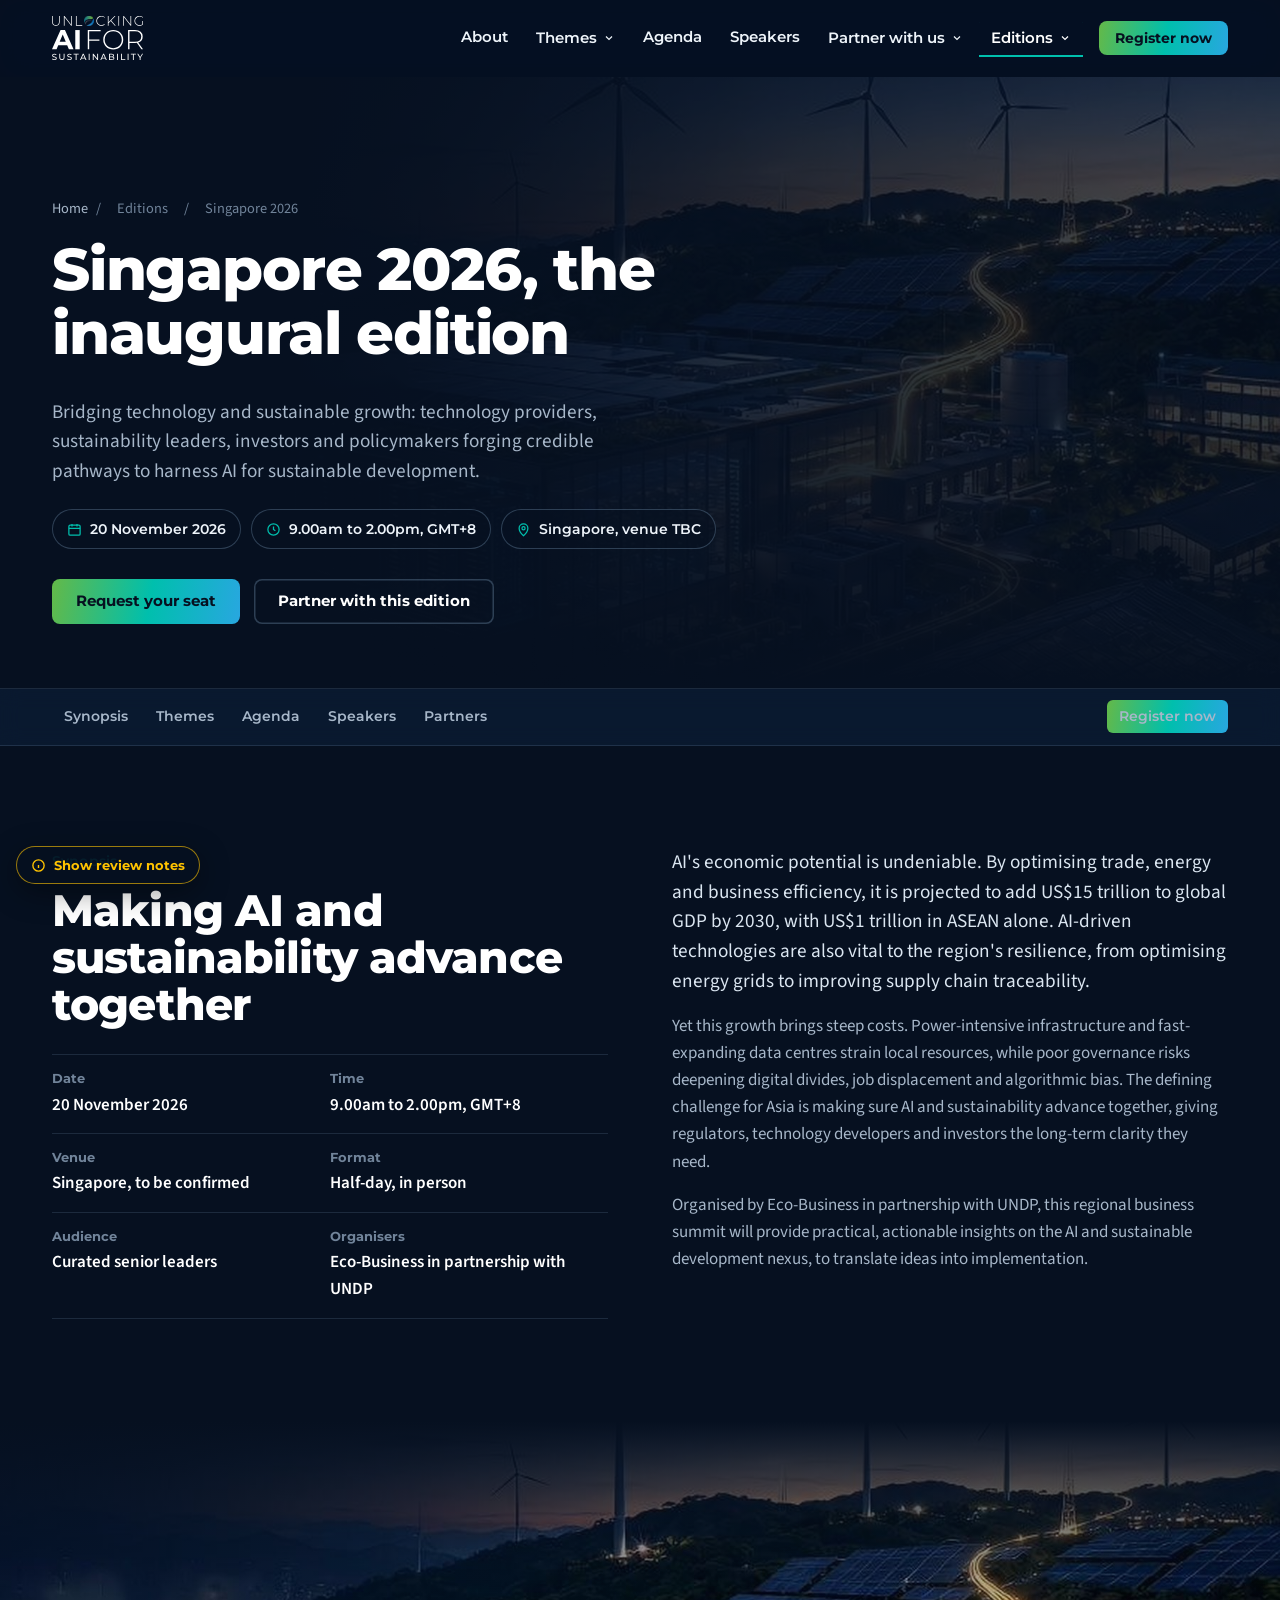
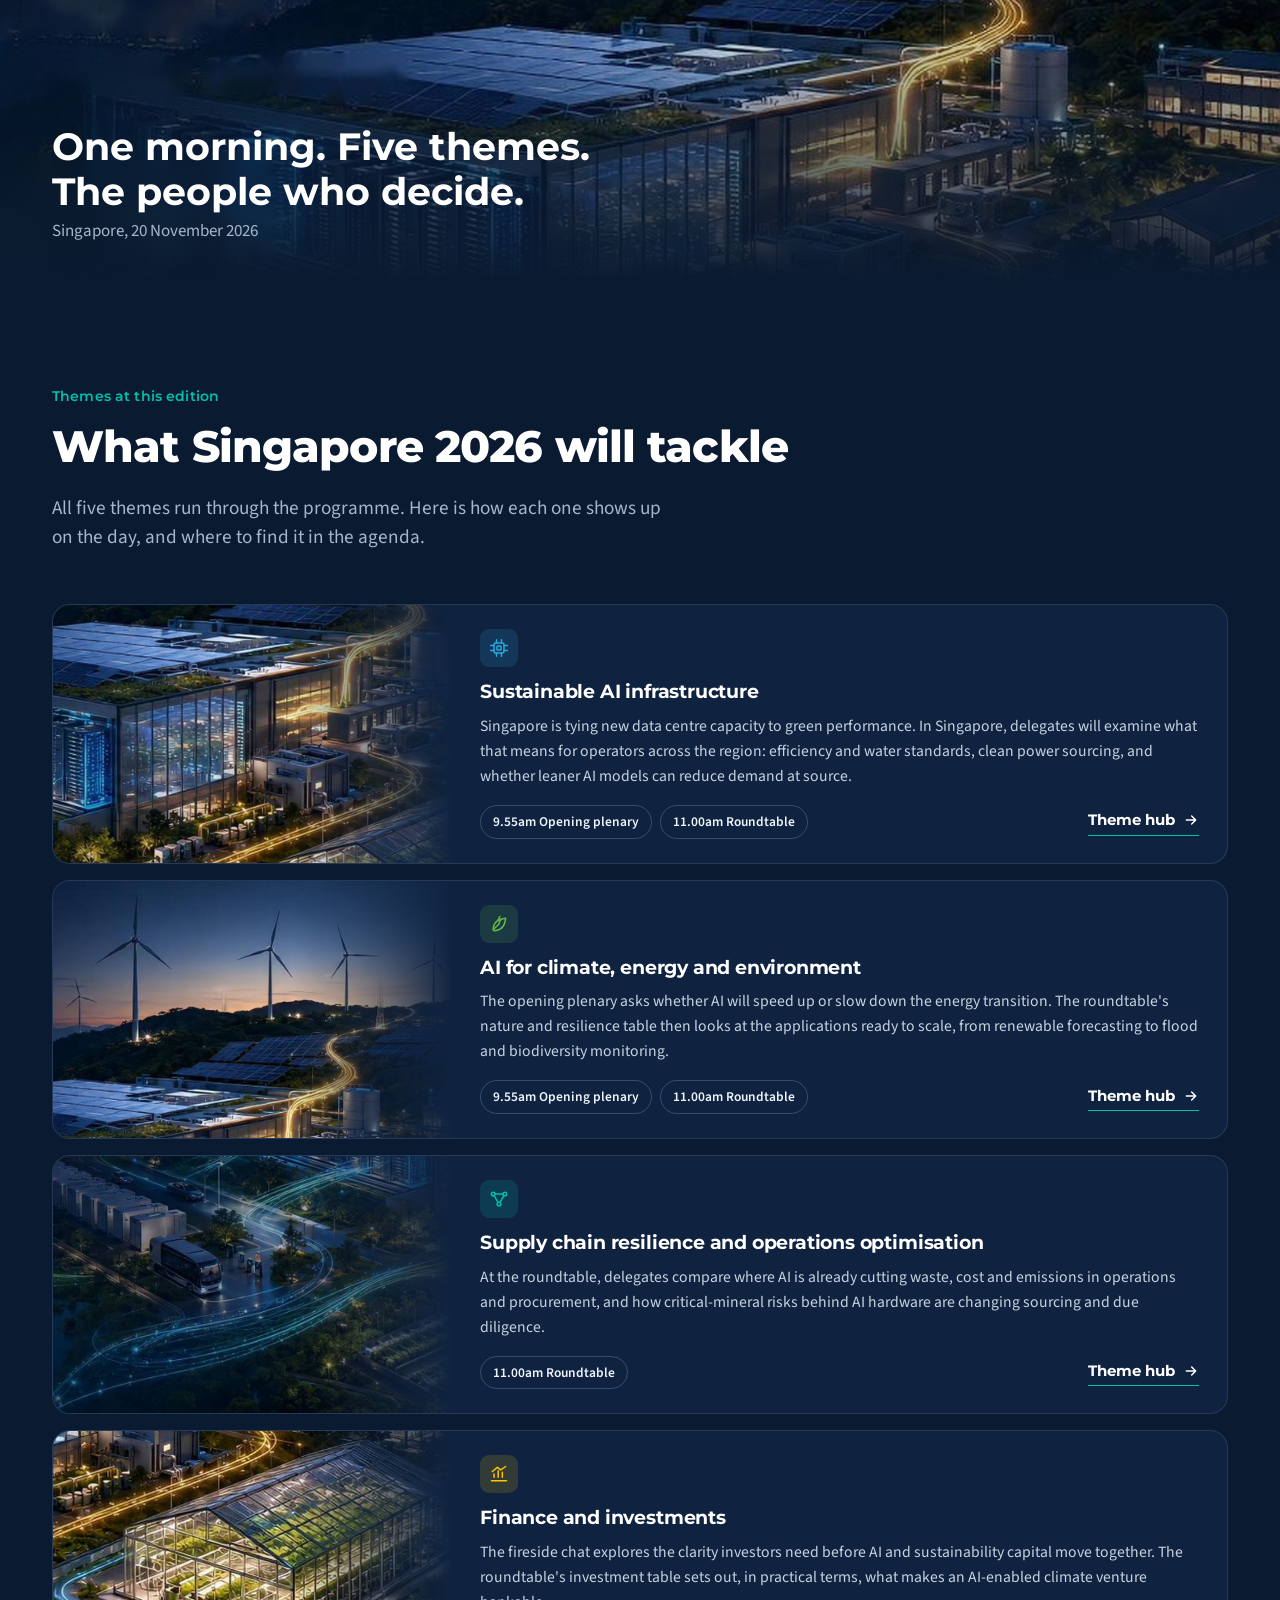
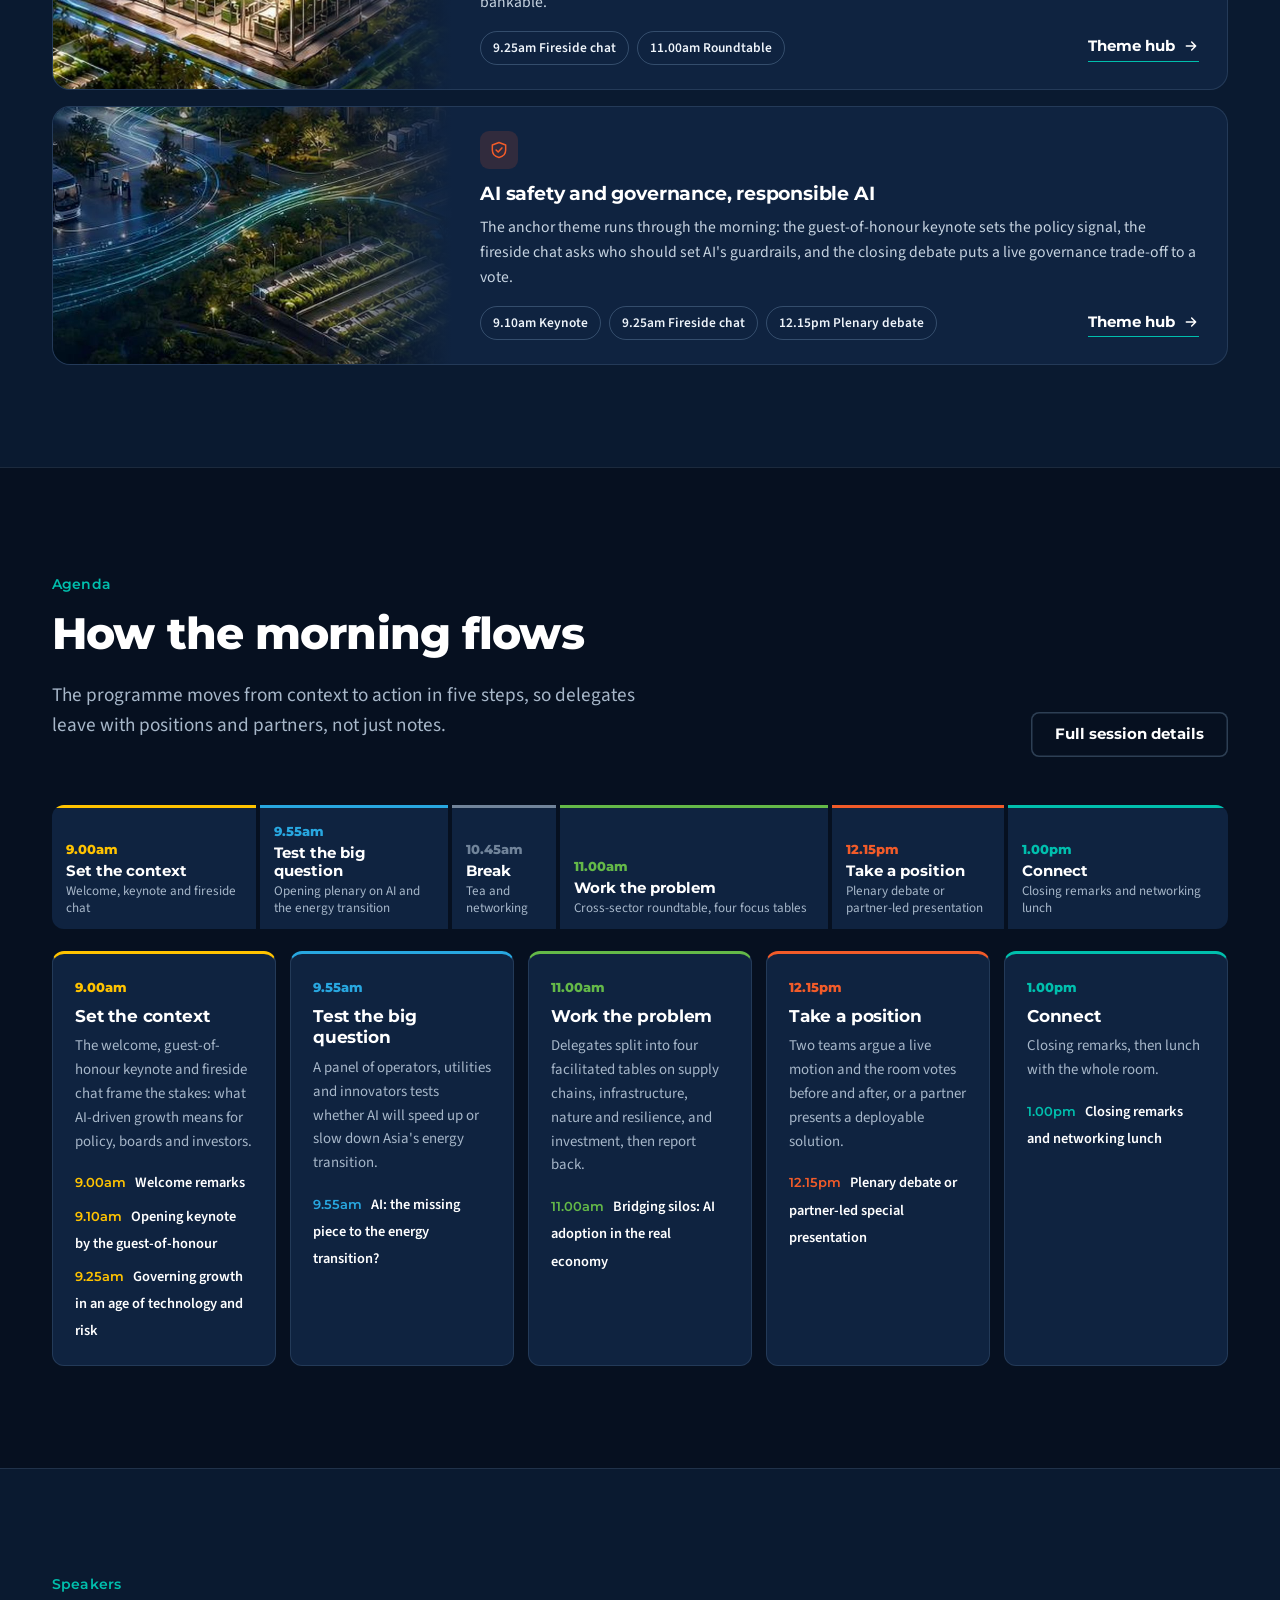
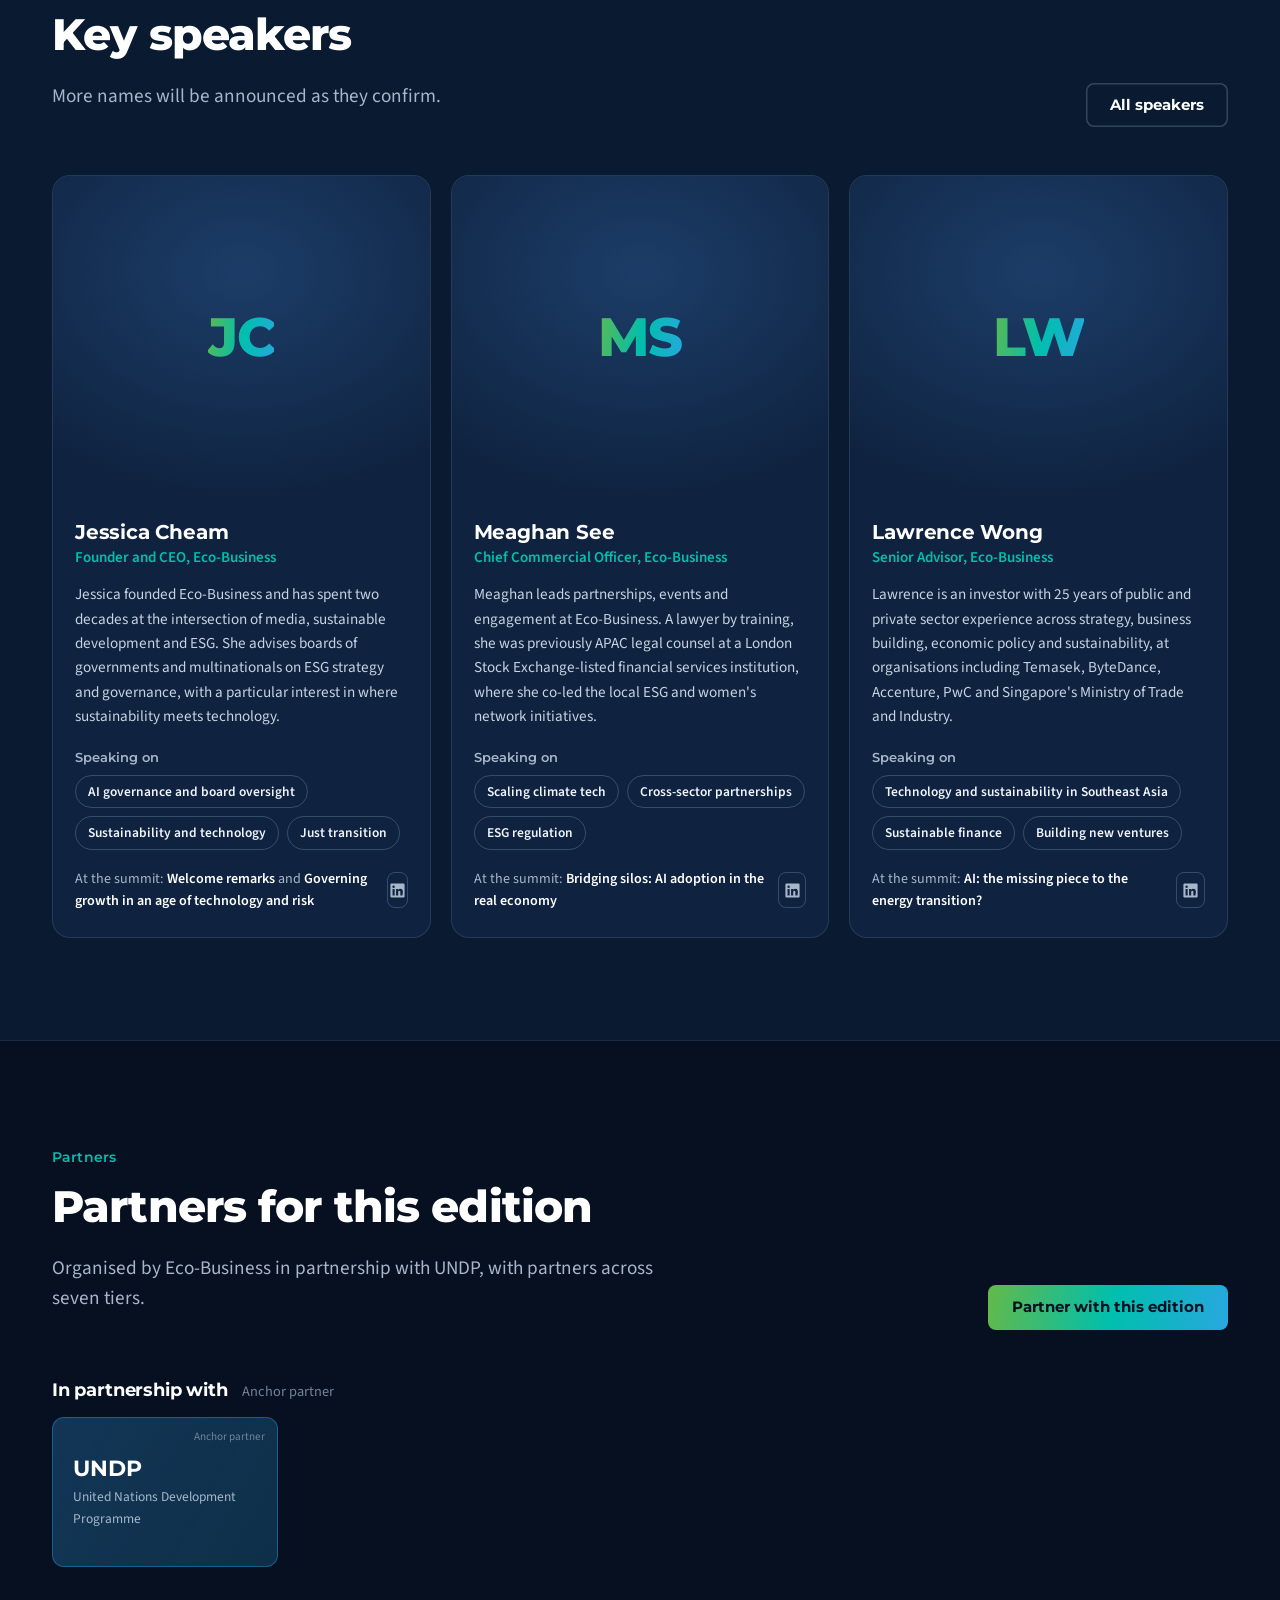
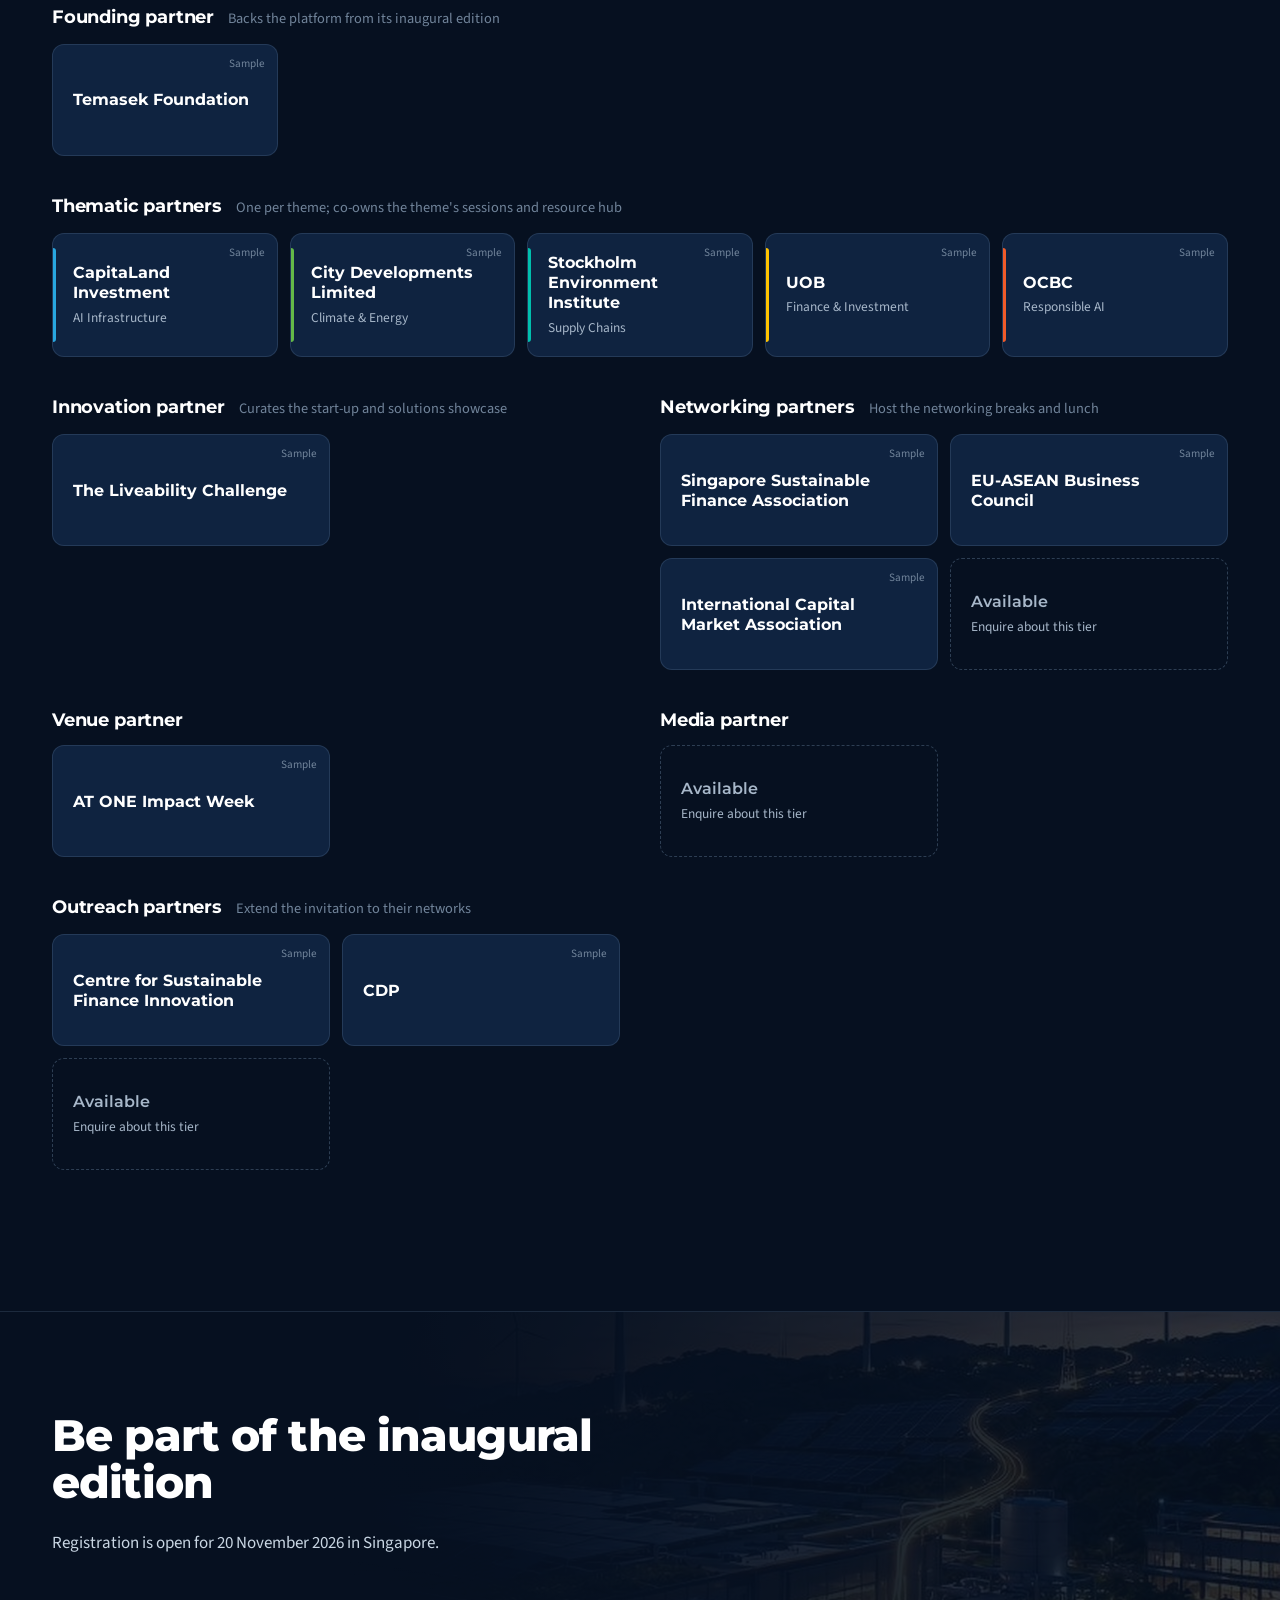
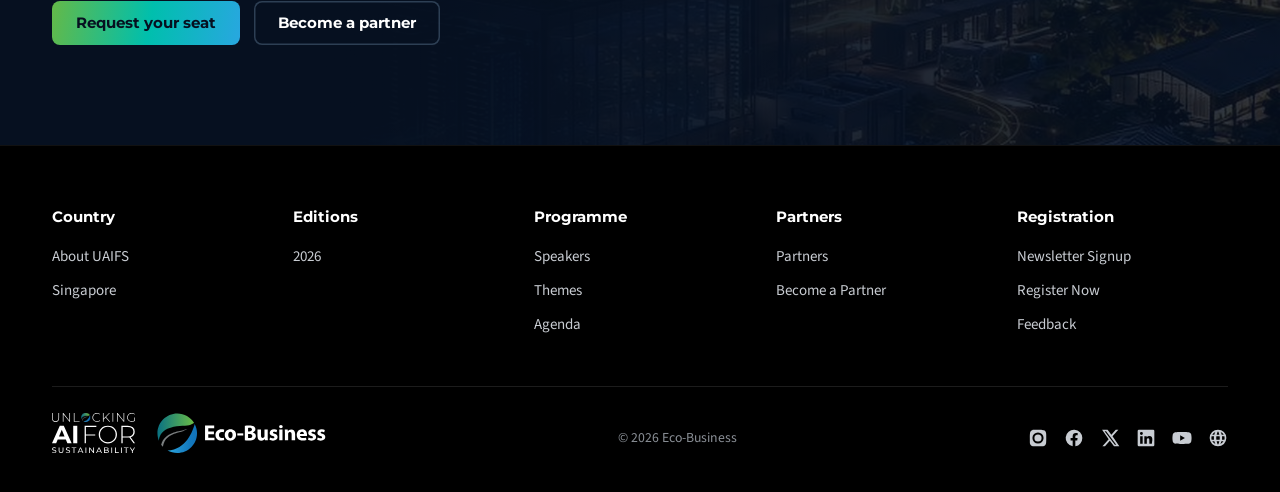
<file: site/edition-2026.html>
<!DOCTYPE html>
<html lang="en-SG">
<head>
<meta charset="UTF-8">
<meta name="viewport" content="width=device-width, initial-scale=1, viewport-fit=cover">
<title>Singapore 2026 edition | Unlocking AI for Sustainability</title>
<meta name="description" content="Unlocking AI for Sustainability Singapore 2026, the inaugural edition on 20 November. Themes, agenda, speakers and partners.">
<link rel="canonical" href="https://www.unlockingaiforsustainability.com/edition-2026.html">
<meta property="og:site_name" content="Unlocking AI for Sustainability"><meta property="og:type" content="website"><meta property="og:url" content="https://www.unlockingaiforsustainability.com/edition-2026.html">
<meta property="og:title" content="Singapore 2026 edition | Unlocking AI for Sustainability"><meta property="og:description" content="Unlocking AI for Sustainability Singapore 2026, the inaugural edition on 20 November. Themes, agenda, speakers and partners."><meta property="og:image" content="https://www.unlockingaiforsustainability.com/assets/img/og-share-draft.jpg"><meta property="og:image:width" content="1200"><meta property="og:image:height" content="630">
<meta name="twitter:card" content="summary_large_image"><meta name="twitter:site" content="@ecobusinesscom">
<meta name="theme-color" content="#061020">
<script type="application/ld+json">[{"@context": "https://schema.org", "@type": "WebPage", "name": "Singapore 2026 edition | Unlocking AI for Sustainability", "url": "https://www.unlockingaiforsustainability.com/edition-2026.html", "publisher": {"@type": "Organization", "name": "Eco-Business", "url": "https://www.eco-business.com/"}}, {"@context": "https://schema.org", "@type": "Event", "name": "Unlocking AI for Sustainability Summit 2026", "startDate": "2026-11-20T09:00:00+08:00", "endDate": "2026-11-20T14:00:00+08:00", "eventAttendanceMode": "https://schema.org/OfflineEventAttendanceMode", "eventStatus": "https://schema.org/EventScheduled", "location": {"@type": "Place", "name": "Singapore (venue to be confirmed)", "address": {"@type": "PostalAddress", "addressCountry": "SG"}}, "image": ["https://www.unlockingaiforsustainability.com/assets/img/kv-draft.jpg"], "description": "The inaugural Unlocking AI for Sustainability Summit, 20 November 2026 in Singapore. Organised by Eco-Business in partnership with UNDP. Register or become a partner.", "organizer": {"@type": "Organization", "name": "Eco-Business", "url": "https://www.eco-business.com/"}, "url": "https://www.unlockingaiforsustainability.com/edition-2026.html"}]</script>
<!-- Analytics: paste the Google Tag Manager (GA4) snippet here. The site pushes events to window.dataLayer (see README, Analytics plan). -->
<link rel="preconnect" href="https://fonts.googleapis.com"><link rel="preconnect" href="https://fonts.gstatic.com" crossorigin><link href="https://fonts.googleapis.com/css2?family=Montserrat:wght@500;600;700;800&family=Source+Sans+3:wght@400;600;700&display=swap" rel="stylesheet">
<link rel="icon" type="image/svg+xml" href="assets/img/favicon.svg">
<link rel="stylesheet" href="assets/css/style.css">
</head>
<body data-page-id="edition-2026">
<a class="skip" href="#main">Skip to content</a>
<header class="site-header">
  <div class="wrap">
    <a class="brand" href="index.html" aria-label="Unlocking AI for Sustainability home"><img src="assets/img/uaifs-logo-white.svg" alt="Unlocking AI for Sustainability" width="91" height="44"></a>
    <button class="nav-toggle" aria-label="Menu" aria-expanded="false" aria-controls="site-nav"><span></span><span></span><span></span></button>
    <nav class="nav" id="site-nav" aria-label="Main">
      <a href="about.html" data-nav="about">About</a>
      <div class="dd" data-nav="themes"><button type="button" aria-expanded="false">Themes <svg viewBox="0 0 24 24" fill="none" stroke="currentColor" stroke-width="2.4" aria-hidden="true"><path d="M6 9l6 6 6-6"/></svg></button>
        <div class="dd-menu"><a href="theme-infrastructure.html"><span class="ico" style="color:#28A7E0;background:color-mix(in srgb,#28A7E0 16%,transparent)"><svg viewBox="0 0 24 24" fill="none" stroke="currentColor" stroke-width="1.8" stroke-linecap="round" stroke-linejoin="round"><rect x="6" y="6" width="12" height="12" rx="2"/><rect x="9.5" y="9.5" width="5" height="5" rx="1"/><path d="M9 2v4M15 2v4M9 18v4M15 18v4M2 9h4M2 15h4M18 9h4M18 15h4"/></svg></span><span><strong>AI Infrastructure</strong><span>Sustainable AI infrastructure</span></span></a><a href="theme-climate-energy.html"><span class="ico" style="color:#64B948;background:color-mix(in srgb,#64B948 16%,transparent)"><svg viewBox="0 0 24 24" fill="none" stroke="currentColor" stroke-width="1.8" stroke-linecap="round" stroke-linejoin="round"><path d="M5 19c0-8 5-13 15-14-1 10-6 15-14 15"/><path d="M5 19l7-7"/><path d="M13 3l-2 4h3l-2 4"/></svg></span><span><strong>Climate &amp; Energy</strong><span>AI for climate, energy and environment</span></span></a><a href="theme-supply-chains.html"><span class="ico" style="color:#00BFAD;background:color-mix(in srgb,#00BFAD 16%,transparent)"><svg viewBox="0 0 24 24" fill="none" stroke="currentColor" stroke-width="1.8" stroke-linecap="round" stroke-linejoin="round"><circle cx="5" cy="6" r="2.2"/><circle cx="19" cy="6" r="2.2"/><circle cx="12" cy="18" r="2.2"/><path d="M7.2 6h9.6M6.2 8l4.6 8M17.8 8l-4.6 8"/></svg></span><span><strong>Supply Chains</strong><span>Supply chain resilience and operations optimisation</span></span></a><a href="theme-finance.html"><span class="ico" style="color:#FFC300;background:color-mix(in srgb,#FFC300 16%,transparent)"><svg viewBox="0 0 24 24" fill="none" stroke="currentColor" stroke-width="1.8" stroke-linecap="round" stroke-linejoin="round"><path d="M3 20h18"/><path d="M6 16v-4M11 16V8M16 16v-6"/><path d="M4 9l6-5 4 3 6-4"/></svg></span><span><strong>Finance &amp; Investment</strong><span>Finance and investments</span></span></a><a href="theme-responsible-ai.html"><span class="ico" style="color:#F15B29;background:color-mix(in srgb,#F15B29 16%,transparent)"><svg viewBox="0 0 24 24" fill="none" stroke="currentColor" stroke-width="1.8" stroke-linecap="round" stroke-linejoin="round"><path d="M12 3l8 3v6c0 4.5-3.4 8-8 9-4.6-1-8-4.5-8-9V6z"/><path d="M8.5 12l2.5 2.5 4.5-5"/></svg></span><span><strong>Responsible AI</strong><span>AI safety and governance, responsible AI</span></span></a><hr><a class="dd-all" href="themes.html">All themes and the knowledge hub</a></div></div>
      <a href="agenda.html" data-nav="agenda">Agenda</a>
      <a href="speakers.html" data-nav="speakers">Speakers</a>
      <div class="dd" data-nav="partners"><button type="button" aria-expanded="false">Partner with us <svg viewBox="0 0 24 24" fill="none" stroke="currentColor" stroke-width="2.4" aria-hidden="true"><path d="M6 9l6 6 6-6"/></svg></button>
        <div class="dd-menu" style="min-width:270px">
          <a href="partners.html#why" style="grid-template-columns:1fr"><span><strong>Why partner</strong><span>Audience, reach and results</span></span></a>
          <a href="partners.html#fit" style="grid-template-columns:1fr"><span><strong>Find your tier</strong><span>Match your goals to a package</span></span></a>
          <a href="partners.html#tiers" style="grid-template-columns:1fr"><span><strong>Tiers and benefits</strong><span>Compare what each tier includes</span></span></a>
          <a href="partners.html#current" style="grid-template-columns:1fr"><span><strong>Current partners</strong><span>By edition and tier</span></span></a>
          <hr><a class="dd-all" href="partners.html#become">Enquire about partnering</a>
        </div></div>
      <div class="dd is-active" data-nav="editions"><button type="button" aria-expanded="false">Editions <svg viewBox="0 0 24 24" fill="none" stroke="currentColor" stroke-width="2.4" aria-hidden="true"><path d="M6 9l6 6 6-6"/></svg></button>
        <div class="dd-menu" style="min-width:240px">
          <a href="edition-2026.html" style="grid-template-columns:1fr"><span><strong>Singapore 2026</strong><span>Inaugural edition, 20 November</span></span></a>
          <a href="register.html#newsletter" style="grid-template-columns:1fr"><span><strong>Future editions</strong><span>Get notified when announced</span></span></a>
        </div></div>
      <a class="btn btn--primary btn--sm" href="register.html" data-track="nav_register">Register now</a>
    </nav>
  </div>
</header>
<main id="main"><section class="phero"><div class="phero__kv img-edition-banner" aria-hidden="true"></div><div class="wrap">
  <nav class="crumbs" aria-label="Breadcrumb"><a href="index.html">Home</a><span aria-hidden="true">/</span><span aria-current="page">Editions</span><span aria-hidden="true">/</span><span aria-current="page">Singapore 2026</span></nav><h1>Singapore 2026, the inaugural edition</h1><p class="lead">Bridging technology and sustainable growth: technology providers, sustainability leaders, investors and policymakers forging credible pathways to harness AI for sustainable development.</p><div class="ed-hero-meta"><span><svg viewBox="0 0 24 24" fill="none" stroke="currentColor" stroke-width="2"><rect x="3" y="5" width="18" height="16" rx="2"/><path d="M3 10h18M8 3v4M16 3v4"/></svg>20 November 2026</span><span><svg viewBox="0 0 24 24" fill="none" stroke="currentColor" stroke-width="2"><circle cx="12" cy="12" r="9"/><path d="M12 7v5l3 2"/></svg>9.00am to 2.00pm, GMT+8</span><span><svg viewBox="0 0 24 24" fill="none" stroke="currentColor" stroke-width="2"><path d="M12 22s7-6.2 7-12a7 7 0 10-14 0c0 5.8 7 12 7 12z"/><circle cx="12" cy="10" r="2.5"/></svg>Singapore, venue TBC</span></div><div class="hero__cta"><a class="btn btn--primary" href="register.html" data-track="edition_register">Request your seat</a><a class="btn btn--ghost" href="partners.html">Partner with this edition</a></div>
</div></section>
<nav class="subnav" aria-label="On this page"><div class="wrap"><a href="edition-2026.html#e-synopsis">Synopsis</a><a href="edition-2026.html#e-themes">Themes</a><a href="edition-2026.html#e-agenda">Agenda</a><a href="edition-2026.html#e-speakers">Speakers</a><a href="edition-2026.html#e-partners">Partners</a><a class="btn btn--primary btn--sm" href="register.html">Register now</a></div></nav>
<section class="sec" id="e-synopsis"><div class="wrap split">
  <div><span class="kicker">Synopsis</span><h2>Making AI and sustainability advance together</h2><dl class="facts"><div><dt>Date</dt><dd>20 November 2026</dd></div><div><dt>Time</dt><dd>9.00am to 2.00pm, GMT+8</dd></div><div><dt>Venue</dt><dd>Singapore, to be confirmed</dd></div><div><dt>Format</dt><dd>Half-day, in person</dd></div><div><dt>Audience</dt><dd>Curated senior leaders</dd></div><div><dt>Organisers</dt><dd>Eco-Business in partnership with UNDP</dd></div></dl></div>
  <div><p class="lead" style="color:#dbe6f1">AI's economic potential is undeniable. By optimising trade, energy and business efficiency, it is projected to add US$15 trillion to global GDP by 2030, with US$1 trillion in ASEAN alone. AI-driven technologies are also vital to the region's resilience, from optimising energy grids to improving supply chain traceability.</p>
  <p class="muted">Yet this growth brings steep costs. Power-intensive infrastructure and fast-expanding data centres strain local resources, while poor governance risks deepening digital divides, job displacement and algorithmic bias. The defining challenge for Asia is making sure AI and sustainability advance together, giving regulators, technology developers and investors the long-term clarity they need.</p>
  <p class="muted">Organised by Eco-Business in partnership with UNDP, this regional business summit will provide practical, actionable insights on the AI and sustainable development nexus, to translate ideas into implementation.</p>
  <div class="rnote"><strong>Review note:</strong> Summit theme line is neutral until management confirms one of the three candidate themes in the working programme.</div></div>
</div></section>
<figure class="ebanner"><div class="ebanner__img img-edition-banner" aria-hidden="true"></div><figcaption class="wrap"><strong>One morning. Five themes. The people who decide.</strong><span>Singapore, 20 November 2026</span></figcaption></figure>
<section class="sec sec--deep" id="e-themes"><div class="wrap">
  <div class="head"><span class="kicker">Themes at this edition</span><h2>What Singapore 2026 will tackle</h2><p class="lead">All five themes run through the programme. Here is how each one shows up on the day, and where to find it in the agenda.</p></div>
  <div class="ethemes"><article class="etheme" style="--c:#28A7E0">
  <a class="etheme__img img-theme-infrastructure" href="theme-infrastructure.html" aria-hidden="true" tabindex="-1"></a>
  <div class="etheme__b"><span class="etheme__ico"><svg viewBox="0 0 24 24" fill="none" stroke="currentColor" stroke-width="1.8" stroke-linecap="round" stroke-linejoin="round"><rect x="6" y="6" width="12" height="12" rx="2"/><rect x="9.5" y="9.5" width="5" height="5" rx="1"/><path d="M9 2v4M15 2v4M9 18v4M15 18v4M2 9h4M2 15h4M18 9h4M18 15h4"/></svg></span><h3>Sustainable AI infrastructure</h3><p>Singapore is tying new data centre capacity to green performance. In Singapore, delegates will examine what that means for operators across the region: efficiency and water standards, clean power sourcing, and whether leaner AI models can reduce demand at source.</p>
    <div class="etheme__foot"><div class="chips"><a class="chip" href="agenda.html#s-plenary">9.55am Opening plenary</a><a class="chip" href="agenda.html#s-roundtable">11.00am Roundtable</a></div><a class="link" href="theme-infrastructure.html">Theme hub <svg viewBox="0 0 24 24" fill="none" stroke="currentColor" stroke-width="2.2" stroke-linecap="round" stroke-linejoin="round" aria-hidden="true"><path d="M5 12h14M13 6l6 6-6 6"/></svg></a></div></div>
</article><article class="etheme" style="--c:#64B948">
  <a class="etheme__img img-theme-climate-energy" href="theme-climate-energy.html" aria-hidden="true" tabindex="-1"></a>
  <div class="etheme__b"><span class="etheme__ico"><svg viewBox="0 0 24 24" fill="none" stroke="currentColor" stroke-width="1.8" stroke-linecap="round" stroke-linejoin="round"><path d="M5 19c0-8 5-13 15-14-1 10-6 15-14 15"/><path d="M5 19l7-7"/><path d="M13 3l-2 4h3l-2 4"/></svg></span><h3>AI for climate, energy and environment</h3><p>The opening plenary asks whether AI will speed up or slow down the energy transition. The roundtable&#x27;s nature and resilience table then looks at the applications ready to scale, from renewable forecasting to flood and biodiversity monitoring.</p>
    <div class="etheme__foot"><div class="chips"><a class="chip" href="agenda.html#s-plenary">9.55am Opening plenary</a><a class="chip" href="agenda.html#s-roundtable">11.00am Roundtable</a></div><a class="link" href="theme-climate-energy.html">Theme hub <svg viewBox="0 0 24 24" fill="none" stroke="currentColor" stroke-width="2.2" stroke-linecap="round" stroke-linejoin="round" aria-hidden="true"><path d="M5 12h14M13 6l6 6-6 6"/></svg></a></div></div>
</article><article class="etheme" style="--c:#00BFAD">
  <a class="etheme__img img-theme-supply-chains" href="theme-supply-chains.html" aria-hidden="true" tabindex="-1"></a>
  <div class="etheme__b"><span class="etheme__ico"><svg viewBox="0 0 24 24" fill="none" stroke="currentColor" stroke-width="1.8" stroke-linecap="round" stroke-linejoin="round"><circle cx="5" cy="6" r="2.2"/><circle cx="19" cy="6" r="2.2"/><circle cx="12" cy="18" r="2.2"/><path d="M7.2 6h9.6M6.2 8l4.6 8M17.8 8l-4.6 8"/></svg></span><h3>Supply chain resilience and operations optimisation</h3><p>At the roundtable, delegates compare where AI is already cutting waste, cost and emissions in operations and procurement, and how critical-mineral risks behind AI hardware are changing sourcing and due diligence.</p>
    <div class="etheme__foot"><div class="chips"><a class="chip" href="agenda.html#s-roundtable">11.00am Roundtable</a></div><a class="link" href="theme-supply-chains.html">Theme hub <svg viewBox="0 0 24 24" fill="none" stroke="currentColor" stroke-width="2.2" stroke-linecap="round" stroke-linejoin="round" aria-hidden="true"><path d="M5 12h14M13 6l6 6-6 6"/></svg></a></div></div>
</article><article class="etheme" style="--c:#FFC300">
  <a class="etheme__img img-theme-finance" href="theme-finance.html" aria-hidden="true" tabindex="-1"></a>
  <div class="etheme__b"><span class="etheme__ico"><svg viewBox="0 0 24 24" fill="none" stroke="currentColor" stroke-width="1.8" stroke-linecap="round" stroke-linejoin="round"><path d="M3 20h18"/><path d="M6 16v-4M11 16V8M16 16v-6"/><path d="M4 9l6-5 4 3 6-4"/></svg></span><h3>Finance and investments</h3><p>The fireside chat explores the clarity investors need before AI and sustainability capital move together. The roundtable&#x27;s investment table sets out, in practical terms, what makes an AI-enabled climate venture bankable.</p>
    <div class="etheme__foot"><div class="chips"><a class="chip" href="agenda.html#s-fireside">9.25am Fireside chat</a><a class="chip" href="agenda.html#s-roundtable">11.00am Roundtable</a></div><a class="link" href="theme-finance.html">Theme hub <svg viewBox="0 0 24 24" fill="none" stroke="currentColor" stroke-width="2.2" stroke-linecap="round" stroke-linejoin="round" aria-hidden="true"><path d="M5 12h14M13 6l6 6-6 6"/></svg></a></div></div>
</article><article class="etheme" style="--c:#F15B29">
  <a class="etheme__img img-theme-responsible-ai" href="theme-responsible-ai.html" aria-hidden="true" tabindex="-1"></a>
  <div class="etheme__b"><span class="etheme__ico"><svg viewBox="0 0 24 24" fill="none" stroke="currentColor" stroke-width="1.8" stroke-linecap="round" stroke-linejoin="round"><path d="M12 3l8 3v6c0 4.5-3.4 8-8 9-4.6-1-8-4.5-8-9V6z"/><path d="M8.5 12l2.5 2.5 4.5-5"/></svg></span><h3>AI safety and governance, responsible AI</h3><p>The anchor theme runs through the morning: the guest-of-honour keynote sets the policy signal, the fireside chat asks who should set AI&#x27;s guardrails, and the closing debate puts a live governance trade-off to a vote.</p>
    <div class="etheme__foot"><div class="chips"><a class="chip" href="agenda.html#s-keynote">9.10am Keynote</a><a class="chip" href="agenda.html#s-fireside">9.25am Fireside chat</a><a class="chip" href="agenda.html#s-debate">12.15pm Plenary debate</a></div><a class="link" href="theme-responsible-ai.html">Theme hub <svg viewBox="0 0 24 24" fill="none" stroke="currentColor" stroke-width="2.2" stroke-linecap="round" stroke-linejoin="round" aria-hidden="true"><path d="M5 12h14M13 6l6 6-6 6"/></svg></a></div></div>
</article></div>
</div></section>
<section class="sec" id="e-agenda"><div class="wrap">
  <div class="head-row"><div class="head"><span class="kicker">Agenda</span><h2>How the morning flows</h2><p class="lead">The programme moves from context to action in five steps, so delegates leave with positions and partners, not just notes.</p></div><a class="btn btn--ghost" href="agenda.html">Full session details</a></div>
  <div class="flow" aria-label="The morning at a glance"><a class="flow__seg flow__seg--0" style="flex:55" href="agenda.html#s-welcome"><span class="flow__t">9.00am</span><strong>Set the context</strong><span>Welcome, keynote and fireside chat</span></a><a class="flow__seg flow__seg--1" style="flex:50" href="agenda.html#s-plenary"><span class="flow__t">9.55am</span><strong>Test the big question</strong><span>Opening plenary on AI and the energy transition</span></a><a class="flow__seg flow__seg--2" style="flex:15" href="agenda.html#s-break"><span class="flow__t">10.45am</span><strong>Break</strong><span>Tea and networking</span></a><a class="flow__seg flow__seg--3" style="flex:75" href="agenda.html#s-roundtable"><span class="flow__t">11.00am</span><strong>Work the problem</strong><span>Cross-sector roundtable, four focus tables</span></a><a class="flow__seg flow__seg--4" style="flex:45" href="agenda.html#s-debate"><span class="flow__t">12.15pm</span><strong>Take a position</strong><span>Plenary debate or partner-led presentation</span></a><a class="flow__seg flow__seg--5" style="flex:60" href="agenda.html#s-close"><span class="flow__t">1.00pm</span><strong>Connect</strong><span>Closing remarks and networking lunch</span></a></div>
  <div class="phases"><div class="phase phase--0"><span class="phase__t">9.00am</span><h3>Set the context</h3><p>The welcome, guest-of-honour keynote and fireside chat frame the stakes: what AI-driven growth means for policy, boards and investors.</p><ul><li><a href="agenda.html#s-welcome"><time>9.00am</time> Welcome remarks</a></li><li><a href="agenda.html#s-keynote"><time>9.10am</time> Opening keynote by the guest-of-honour</a></li><li><a href="agenda.html#s-fireside"><time>9.25am</time> Governing growth in an age of technology and risk</a></li></ul></div><div class="phase phase--1"><span class="phase__t">9.55am</span><h3>Test the big question</h3><p>A panel of operators, utilities and innovators tests whether AI will speed up or slow down Asia&#x27;s energy transition.</p><ul><li><a href="agenda.html#s-plenary"><time>9.55am</time> AI: the missing piece to the energy transition?</a></li></ul></div><div class="phase phase--3"><span class="phase__t">11.00am</span><h3>Work the problem</h3><p>Delegates split into four facilitated tables on supply chains, infrastructure, nature and resilience, and investment, then report back.</p><ul><li><a href="agenda.html#s-roundtable"><time>11.00am</time> Bridging silos: AI adoption in the real economy</a></li></ul></div><div class="phase phase--4"><span class="phase__t">12.15pm</span><h3>Take a position</h3><p>Two teams argue a live motion and the room votes before and after, or a partner presents a deployable solution.</p><ul><li><a href="agenda.html#s-debate"><time>12.15pm</time> Plenary debate or partner-led special presentation</a></li></ul></div><div class="phase phase--5"><span class="phase__t">1.00pm</span><h3>Connect</h3><p>Closing remarks, then lunch with the whole room.</p><ul><li><a href="agenda.html#s-close"><time>1.00pm</time> Closing remarks and networking lunch</a></li></ul></div></div>
</div></section>
<section class="sec sec--deep" id="e-speakers"><div class="wrap"><div class="head-row"><div class="head"><span class="kicker">Speakers</span><h2>Key speakers</h2><p class="lead">More names will be announced as they confirm.</p></div><a class="btn btn--ghost" href="speakers.html">All speakers</a></div><div class="spk3"><article class="spk">
  <div class="spk__ph"><span class="spk__mono">JC</span><img data-photo src="https://cdn.prod.website-files.com/649e7c0ec962420345df0a3b/6a7bf2eb061521022ce4d22f_Jessica%20Cheam.png" alt="Portrait of Jessica Cheam" loading="lazy"></div>
  <div class="spk__b">
    <h3>Jessica Cheam</h3><div class="spk__role">Founder and CEO, Eco-Business</div>
    <p>Jessica founded Eco-Business and has spent two decades at the intersection of media, sustainable development and ESG. She advises boards of governments and multinationals on ESG strategy and governance, with a particular interest in where sustainability meets technology.</p>
    <h4>Speaking on</h4><div class="chips"><span class="chip">AI governance and board oversight</span><span class="chip">Sustainability and technology</span><span class="chip">Just transition</span></div>
    
    <div class="spk__foot"><span class="spk-sessions">At the summit: <a href="agenda.html#s-welcome">Welcome remarks</a> and <a href="agenda.html#s-fireside">Governing growth in an age of technology and risk</a></span><a class="li" href="https://www.linkedin.com/in/jessicacheam/" target="_blank" rel="noopener" aria-label="Jessica Cheam on LinkedIn"><svg viewBox="0 0 24 24"><path d="M20.5 2h-17A1.5 1.5 0 002 3.5v17A1.5 1.5 0 003.5 22h17a1.5 1.5 0 001.5-1.5v-17A1.5 1.5 0 0020.5 2zM8 19H5v-9h3zM6.5 8.3a1.7 1.7 0 110-3.5 1.7 1.7 0 010 3.5zM19 19h-3v-4.4c0-1 0-2.4-1.5-2.4S13 13.4 13 14.5V19h-3v-9h2.9v1.2h.1a3.2 3.2 0 012.9-1.6c3.1 0 3.7 2 3.7 4.7z"/></svg></a></div>
  </div>
</article><article class="spk">
  <div class="spk__ph"><span class="spk__mono">MS</span><img data-photo src="https://cdn.prod.website-files.com/649e7c0ec962420345df0a3b/6a7bf27f57b7fe34b681003f_Meaghan%20See.png" alt="Portrait of Meaghan See" loading="lazy"></div>
  <div class="spk__b">
    <h3>Meaghan See</h3><div class="spk__role">Chief Commercial Officer, Eco-Business</div>
    <p>Meaghan leads partnerships, events and engagement at Eco-Business. A lawyer by training, she was previously APAC legal counsel at a London Stock Exchange-listed financial services institution, where she co-led the local ESG and women&#x27;s network initiatives.</p>
    <h4>Speaking on</h4><div class="chips"><span class="chip">Scaling climate tech</span><span class="chip">Cross-sector partnerships</span><span class="chip">ESG regulation</span></div>
    
    <div class="spk__foot"><span class="spk-sessions">At the summit: <a href="agenda.html#s-roundtable">Bridging silos: AI adoption in the real economy</a></span><a class="li" href="https://www.linkedin.com/in/meaghan-see-aa5b7b18/" target="_blank" rel="noopener" aria-label="Meaghan See on LinkedIn"><svg viewBox="0 0 24 24"><path d="M20.5 2h-17A1.5 1.5 0 002 3.5v17A1.5 1.5 0 003.5 22h17a1.5 1.5 0 001.5-1.5v-17A1.5 1.5 0 0020.5 2zM8 19H5v-9h3zM6.5 8.3a1.7 1.7 0 110-3.5 1.7 1.7 0 010 3.5zM19 19h-3v-4.4c0-1 0-2.4-1.5-2.4S13 13.4 13 14.5V19h-3v-9h2.9v1.2h.1a3.2 3.2 0 012.9-1.6c3.1 0 3.7 2 3.7 4.7z"/></svg></a></div>
  </div>
</article><article class="spk">
  <div class="spk__ph"><span class="spk__mono">LW</span><img data-photo src="https://cdn.prod.website-files.com/649e7c0ec962420345df0a3b/6a7da5600046e8df0a091f42_Lawrence%20Wong.png" alt="Portrait of Lawrence Wong" loading="lazy"></div>
  <div class="spk__b">
    <h3>Lawrence Wong</h3><div class="spk__role">Senior Advisor, Eco-Business</div>
    <p>Lawrence is an investor with 25 years of public and private sector experience across strategy, business building, economic policy and sustainability, at organisations including Temasek, ByteDance, Accenture, PwC and Singapore&#x27;s Ministry of Trade and Industry.</p>
    <h4>Speaking on</h4><div class="chips"><span class="chip">Technology and sustainability in Southeast Asia</span><span class="chip">Sustainable finance</span><span class="chip">Building new ventures</span></div>
    
    <div class="spk__foot"><span class="spk-sessions">At the summit: <a href="agenda.html#s-plenary">AI: the missing piece to the energy transition?</a></span><a class="li" href="https://www.linkedin.com/in/lawrencewongch/" target="_blank" rel="noopener" aria-label="Lawrence Wong on LinkedIn"><svg viewBox="0 0 24 24"><path d="M20.5 2h-17A1.5 1.5 0 002 3.5v17A1.5 1.5 0 003.5 22h17a1.5 1.5 0 001.5-1.5v-17A1.5 1.5 0 0020.5 2zM8 19H5v-9h3zM6.5 8.3a1.7 1.7 0 110-3.5 1.7 1.7 0 010 3.5zM19 19h-3v-4.4c0-1 0-2.4-1.5-2.4S13 13.4 13 14.5V19h-3v-9h2.9v1.2h.1a3.2 3.2 0 012.9-1.6c3.1 0 3.7 2 3.7 4.7z"/></svg></a></div>
  </div>
</article></div></div></section>
<section class="sec" id="e-partners"><div class="wrap">
  <div class="head-row"><div class="head"><span class="kicker">Partners</span><h2>Partners for this edition</h2><p class="lead">Organised by Eco-Business in partnership with UNDP, with partners across seven tiers.</p></div><a class="btn btn--primary" href="partners.html#fit">Partner with this edition</a></div>
  <div class="pgroup"><div class="pgroup__h"><h3>In partnership with</h3><span>Anchor partner</span></div><div class="plogos"><div class="plogo plogo--anchor"><em>Anchor partner</em><strong>UNDP</strong><span>United Nations Development Programme</span></div></div></div><div class="pgroup"><div class="pgroup__h"><h3>Founding partner</h3><span>Backs the platform from its inaugural edition</span></div><div class="plogos"><div class="plogo"><em>Sample</em><strong>Temasek Foundation</strong></div></div></div><div class="pgroup"><div class="pgroup__h"><h3>Thematic partners</h3><span>One per theme; co-owns the theme&#x27;s sessions and resource hub</span></div><div class="plogos"><div class="plogo plogo--theme" style="--c:#28A7E0"><em>Sample</em><strong>CapitaLand Investment</strong><span>AI Infrastructure</span></div><div class="plogo plogo--theme" style="--c:#64B948"><em>Sample</em><strong>City Developments Limited</strong><span>Climate &amp; Energy</span></div><div class="plogo plogo--theme" style="--c:#00BFAD"><em>Sample</em><strong>Stockholm Environment Institute</strong><span>Supply Chains</span></div><div class="plogo plogo--theme" style="--c:#FFC300"><em>Sample</em><strong>UOB</strong><span>Finance &amp; Investment</span></div><div class="plogo plogo--theme" style="--c:#F15B29"><em>Sample</em><strong>OCBC</strong><span>Responsible AI</span></div></div></div><div class="ptiers-sm"><div class="pgroup"><div class="pgroup__h"><h3>Innovation partner</h3><span>Curates the start-up and solutions showcase</span></div><div class="plogos"><div class="plogo"><em>Sample</em><strong>The Liveability Challenge</strong></div></div></div><div class="pgroup"><div class="pgroup__h"><h3>Networking partners</h3><span>Host the networking breaks and lunch</span></div><div class="plogos"><div class="plogo"><em>Sample</em><strong>Singapore Sustainable Finance Association</strong></div><div class="plogo"><em>Sample</em><strong>EU-ASEAN Business Council</strong></div><div class="plogo"><em>Sample</em><strong>International Capital Market Association</strong></div><a class="plogo plogo--open" href="partners.html#become" data-tier="networking"><strong>Available</strong><span>Enquire about this tier</span></a></div></div><div class="pgroup"><div class="pgroup__h"><h3>Venue partner</h3></div><div class="plogos"><div class="plogo"><em>Sample</em><strong>AT ONE Impact Week</strong></div></div></div><div class="pgroup"><div class="pgroup__h"><h3>Media partner</h3></div><div class="plogos"><a class="plogo plogo--open" href="partners.html#become" data-tier="media"><strong>Available</strong><span>Enquire about this tier</span></a></div></div><div class="pgroup"><div class="pgroup__h"><h3>Outreach partners</h3><span>Extend the invitation to their networks</span></div><div class="plogos"><div class="plogo"><em>Sample</em><strong>Centre for Sustainable Finance Innovation</strong></div><div class="plogo"><em>Sample</em><strong>CDP</strong></div><a class="plogo plogo--open" href="partners.html#become" data-tier="outreach"><strong>Available</strong><span>Enquire about this tier</span></a></div></div></div>
  <div class="rnote"><strong>Review note:</strong> All partners except UNDP are <strong>samples from UCFS</strong>, to show layout.</div>
</div></section>
<section class="cta" aria-label="Call to action"><div class="cta__kv img-edition-banner" aria-hidden="true"></div><div class="wrap">
  <h2>Be part of the inaugural edition</h2><p>Registration is open for 20 November 2026 in Singapore.</p>
  <div class="sec-cta"><a class="btn btn--primary" href="register.html">Request your seat</a><a class="btn btn--ghost" href="partners.html">Become a partner</a></div>
</div></section></main>
<footer class="site-footer">
  <div class="wrap">
    <div class="f-cols">
      <div><h4>Country</h4><a href="about.html">About UAIFS</a><a href="edition-2026.html">Singapore</a></div>
      <div><h4>Editions</h4><a href="edition-2026.html">2026</a></div>
      <div><h4>Programme</h4><a href="speakers.html">Speakers</a><a href="themes.html">Themes</a><a href="agenda.html">Agenda</a></div>
      <div><h4>Partners</h4><a href="partners.html">Partners</a><a href="partners.html#become">Become a Partner</a></div>
      <div><h4>Registration</h4><a href="register.html#newsletter">Newsletter Signup</a><a href="register.html">Register Now</a><a href="register.html#feedback">Feedback</a></div>
    </div>
    <div class="f-bottom">
      <div class="logos"><a href="index.html"><img src="assets/img/uaifs-logo-white.svg" alt="Unlocking AI for Sustainability" width="83" height="40"></a><a href="https://www.eco-business.com/" target="_blank" rel="noopener"><img src="assets/img/eb-logo-white.svg" alt="Eco-Business" height="40"></a></div>
      <p class="copyright">&copy; 2026 Eco-Business</p>
      <div class="f-social"><a href="https://www.instagram.com/ecobusinesscom" aria-label="Instagram" target="_blank" rel="noopener"><svg viewBox="0 0 24 24"><path d="M12 2.2c3.2 0 3.6 0 4.9.1 1.2.1 1.8.3 2.2.4.6.2 1 .5 1.4.9.4.4.7.8.9 1.4.2.4.4 1 .4 2.2.1 1.3.1 1.7.1 4.9s0 3.6-.1 4.9c-.1 1.2-.3 1.8-.4 2.2-.2.6-.5 1-.9 1.4-.4.4-.8.7-1.4.9-.4.2-1 .4-2.2.4-1.3.1-1.7.1-4.9.1s-3.6 0-4.9-.1c-1.2-.1-1.8-.3-2.2-.4-.6-.2-1-.5-1.4-.9-.4-.4-.7-.8-.9-1.4-.2-.4-.4-1-.4-2.2C2.2 15.6 2.2 15.2 2.2 12s0-3.6.1-4.9c.1-1.2.3-1.8.4-2.2.2-.6.5-1 .9-1.4.4-.4.8-.7 1.4-.9.4-.2 1-.4 2.2-.4C8.4 2.2 8.8 2.2 12 2.2zm0 3.1a6.7 6.7 0 100 13.4 6.7 6.7 0 000-13.4zm0 11a4.3 4.3 0 110-8.6 4.3 4.3 0 010 8.6zm6.5-11.3a1.6 1.6 0 11-3.2 0 1.6 1.6 0 013.2 0z"/></svg></a><a href="https://www.facebook.com/EcoBusinessMedia/" aria-label="Facebook" target="_blank" rel="noopener"><svg viewBox="0 0 24 24"><path d="M22 12a10 10 0 10-11.6 9.9v-7H7.9V12h2.5V9.8c0-2.5 1.5-3.9 3.8-3.9 1.1 0 2.2.2 2.2.2v2.5h-1.2c-1.2 0-1.6.8-1.6 1.6V12h2.7l-.4 2.9h-2.3v7A10 10 0 0022 12z"/></svg></a><a href="https://twitter.com/ecobusinesscom" aria-label="X" target="_blank" rel="noopener"><svg viewBox="0 0 24 24"><path d="M18.9 2H22l-7 8 8.2 12h-6.4l-5-6.6L6 22H2.9l7.5-8.6L2.5 2h6.6l4.5 6zM17.8 20.1h1.7L7.3 3.8H5.5z"/></svg></a><a href="https://www.linkedin.com/company/eco-business" aria-label="LinkedIn" target="_blank" rel="noopener"><svg viewBox="0 0 24 24"><path d="M20.5 2h-17A1.5 1.5 0 002 3.5v17A1.5 1.5 0 003.5 22h17a1.5 1.5 0 001.5-1.5v-17A1.5 1.5 0 0020.5 2zM8 19H5v-9h3zM6.5 8.3a1.7 1.7 0 110-3.5 1.7 1.7 0 010 3.5zM19 19h-3v-4.4c0-1 0-2.4-1.5-2.4S13 13.4 13 14.5V19h-3v-9h2.9v1.2h.1a3.2 3.2 0 012.9-1.6c3.1 0 3.7 2 3.7 4.7z"/></svg></a><a href="https://www.youtube.com/channel/UCagZ0j4TiZ8l-eQ-i2KZlqA" aria-label="YouTube" target="_blank" rel="noopener"><svg viewBox="0 0 24 24"><path d="M23 7.5a3 3 0 00-2.1-2.1C19 4.9 12 4.9 12 4.9s-7 0-8.9.5A3 3 0 001 7.5 31 31 0 00.5 12 31 31 0 001 16.5a3 3 0 002.1 2.1c1.9.5 8.9.5 8.9.5s7 0 8.9-.5a3 3 0 002.1-2.1A31 31 0 0023.5 12 31 31 0 0023 7.5zM9.8 15.3V8.7l5.7 3.3z"/></svg></a><a href="https://www.eco-business.com/" aria-label="Eco-Business website" target="_blank" rel="noopener"><svg viewBox="0 0 24 24"><path d="M12 2a10 10 0 100 20 10 10 0 000-20zm6.9 6h-2.5a15.6 15.6 0 00-1.2-3.1A8 8 0 0118.9 8zM12 4c.7 1 1.3 2.3 1.6 4h-3.2C10.7 6.3 11.3 5 12 4zM4.3 14a7.9 7.9 0 010-4h2.9a17.6 17.6 0 000 4zm.8 2h2.5a15.6 15.6 0 001.2 3.1A8 8 0 015.1 16zm2.5-8H5.1a8 8 0 013.7-3.1A15.6 15.6 0 007.6 8zM12 20c-.7-1-1.3-2.3-1.6-4h3.2c-.3 1.7-.9 3-1.6 4zm2-6h-4a15.3 15.3 0 010-4h4a15.3 15.3 0 010 4zm.9 5.1a15.6 15.6 0 001.2-3.1h2.5a8 8 0 01-3.7 3.1zM16.8 14a17.6 17.6 0 000-4h2.9a7.9 7.9 0 010 4z"/></svg></a></div>
    </div>
  </div>
</footer>
<button class="notes-toggle" type="button" aria-pressed="false"><svg viewBox="0 0 24 24" width="15" height="15" fill="none" stroke="currentColor" stroke-width="2.2"><circle cx="12" cy="12" r="9"/><path d="M12 11v5M12 8h.01"/></svg> Show review notes</button>
<script src="assets/js/main.js"></script>
</body>
</html>
</file>
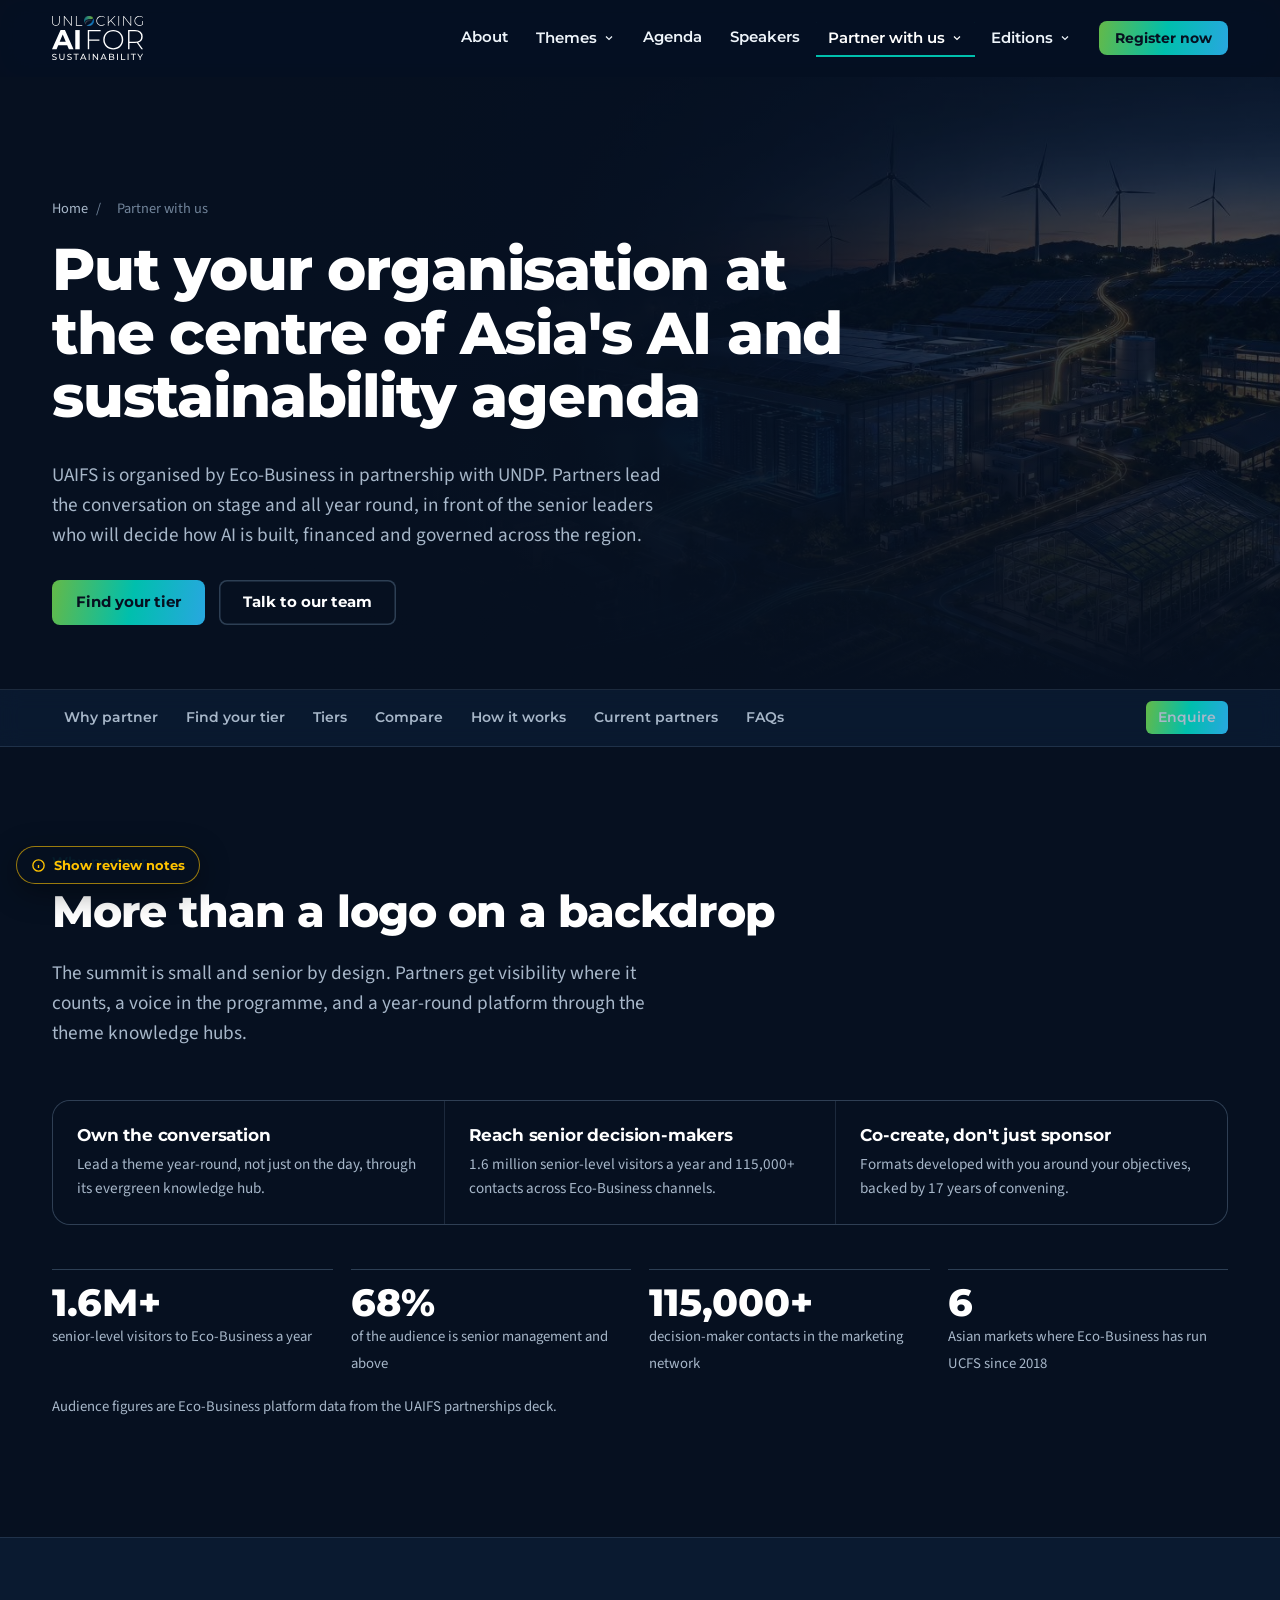
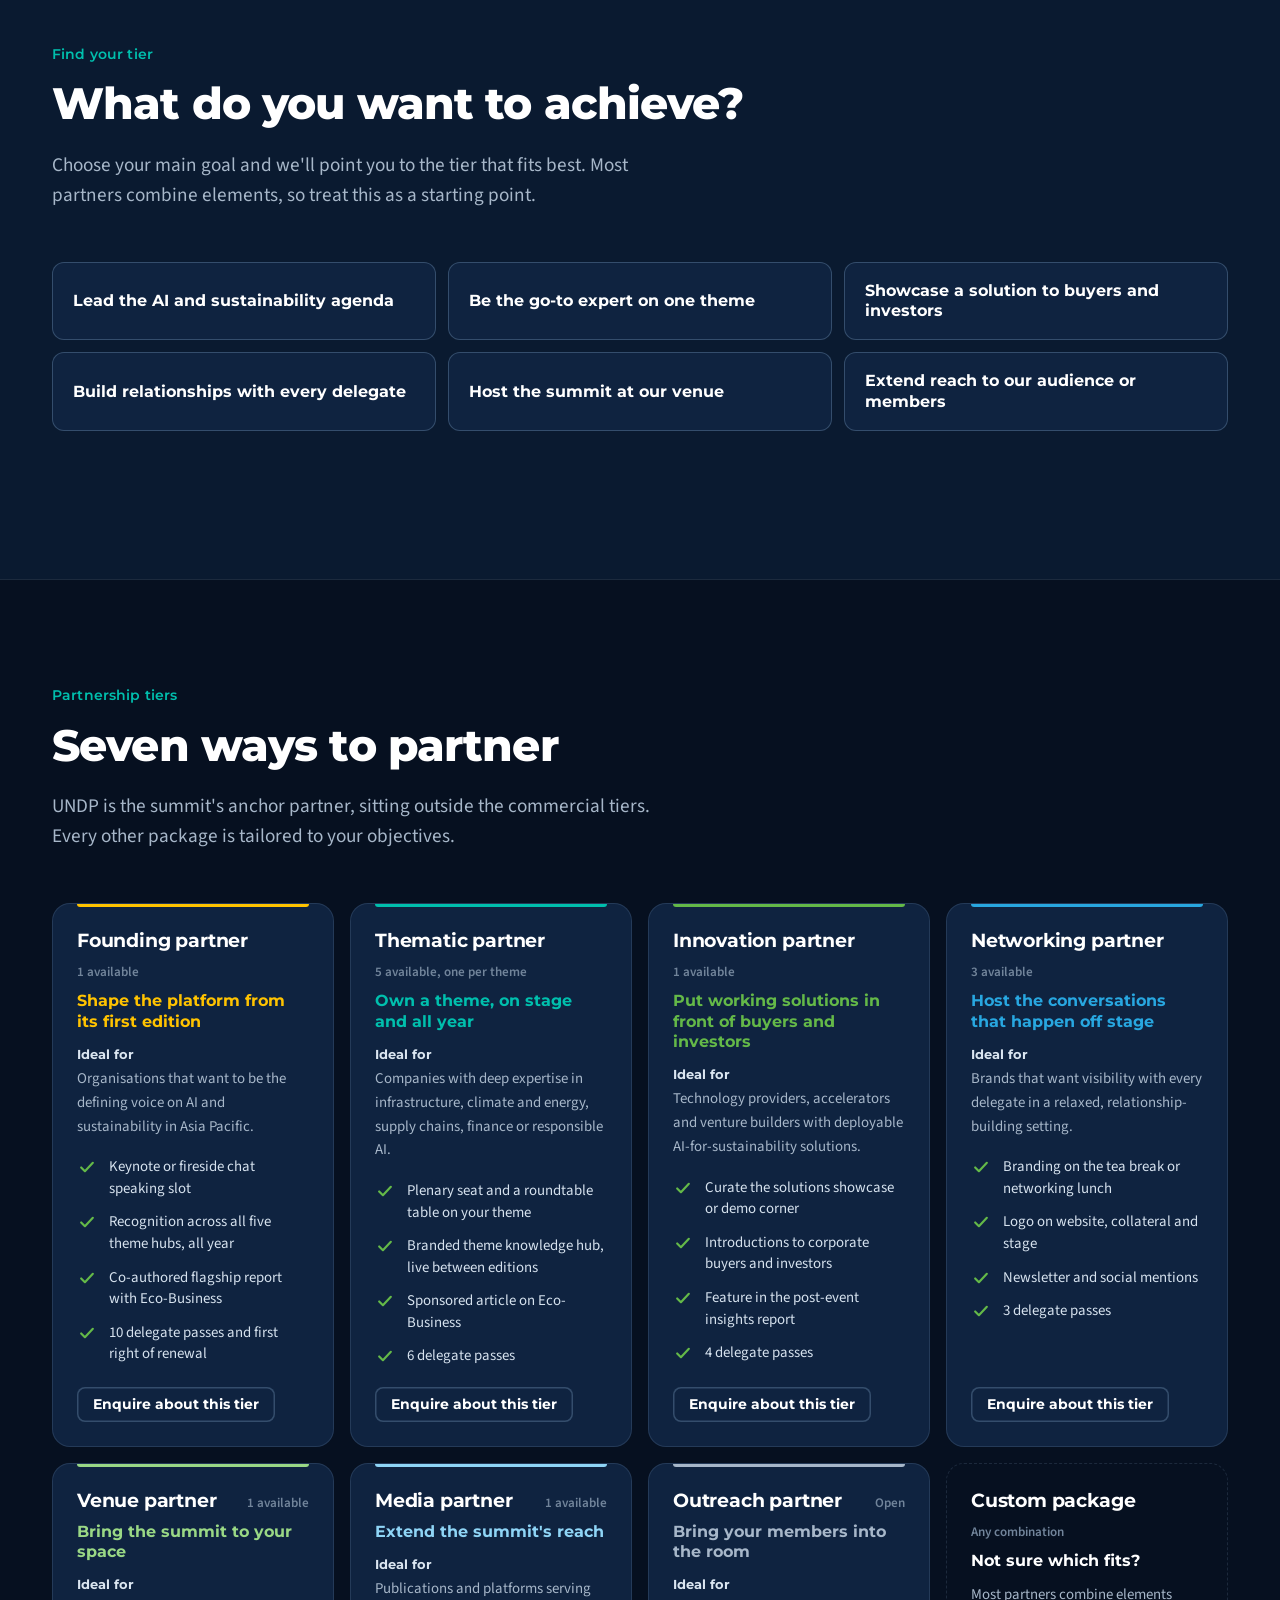
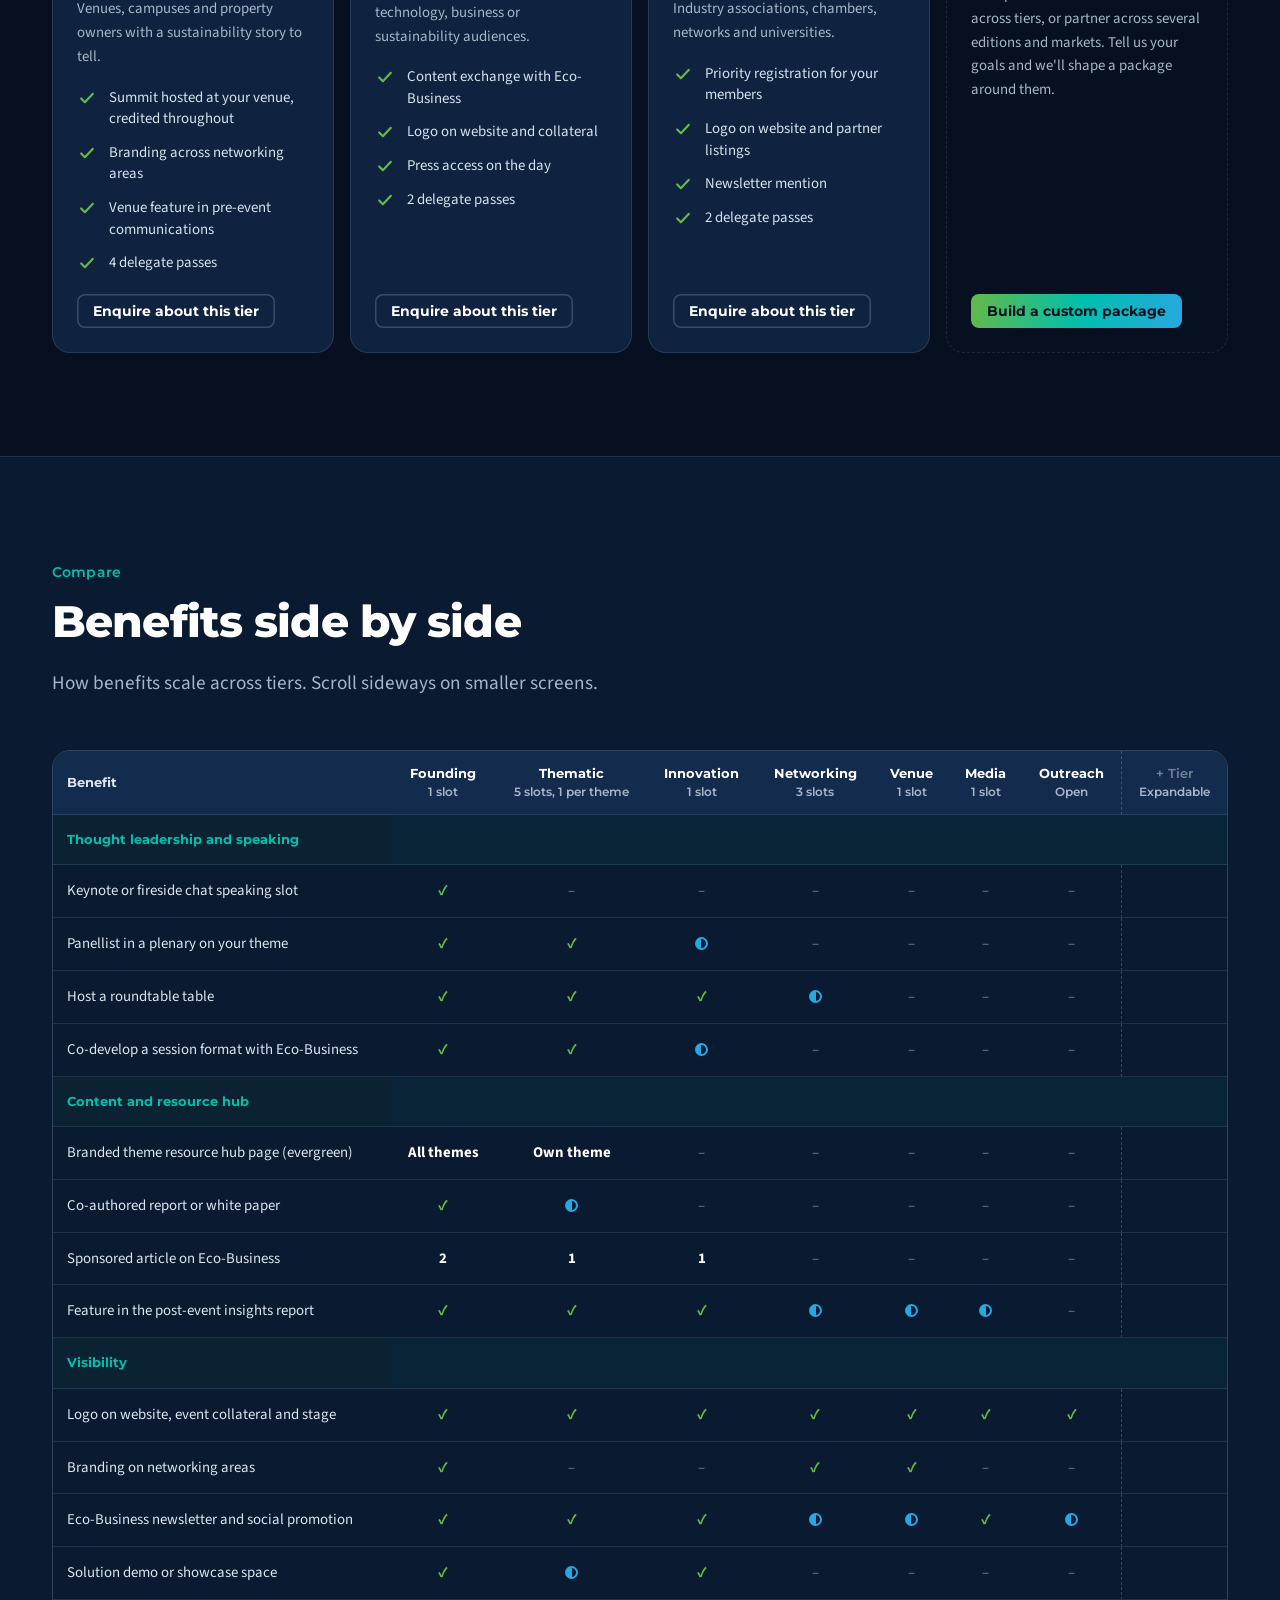
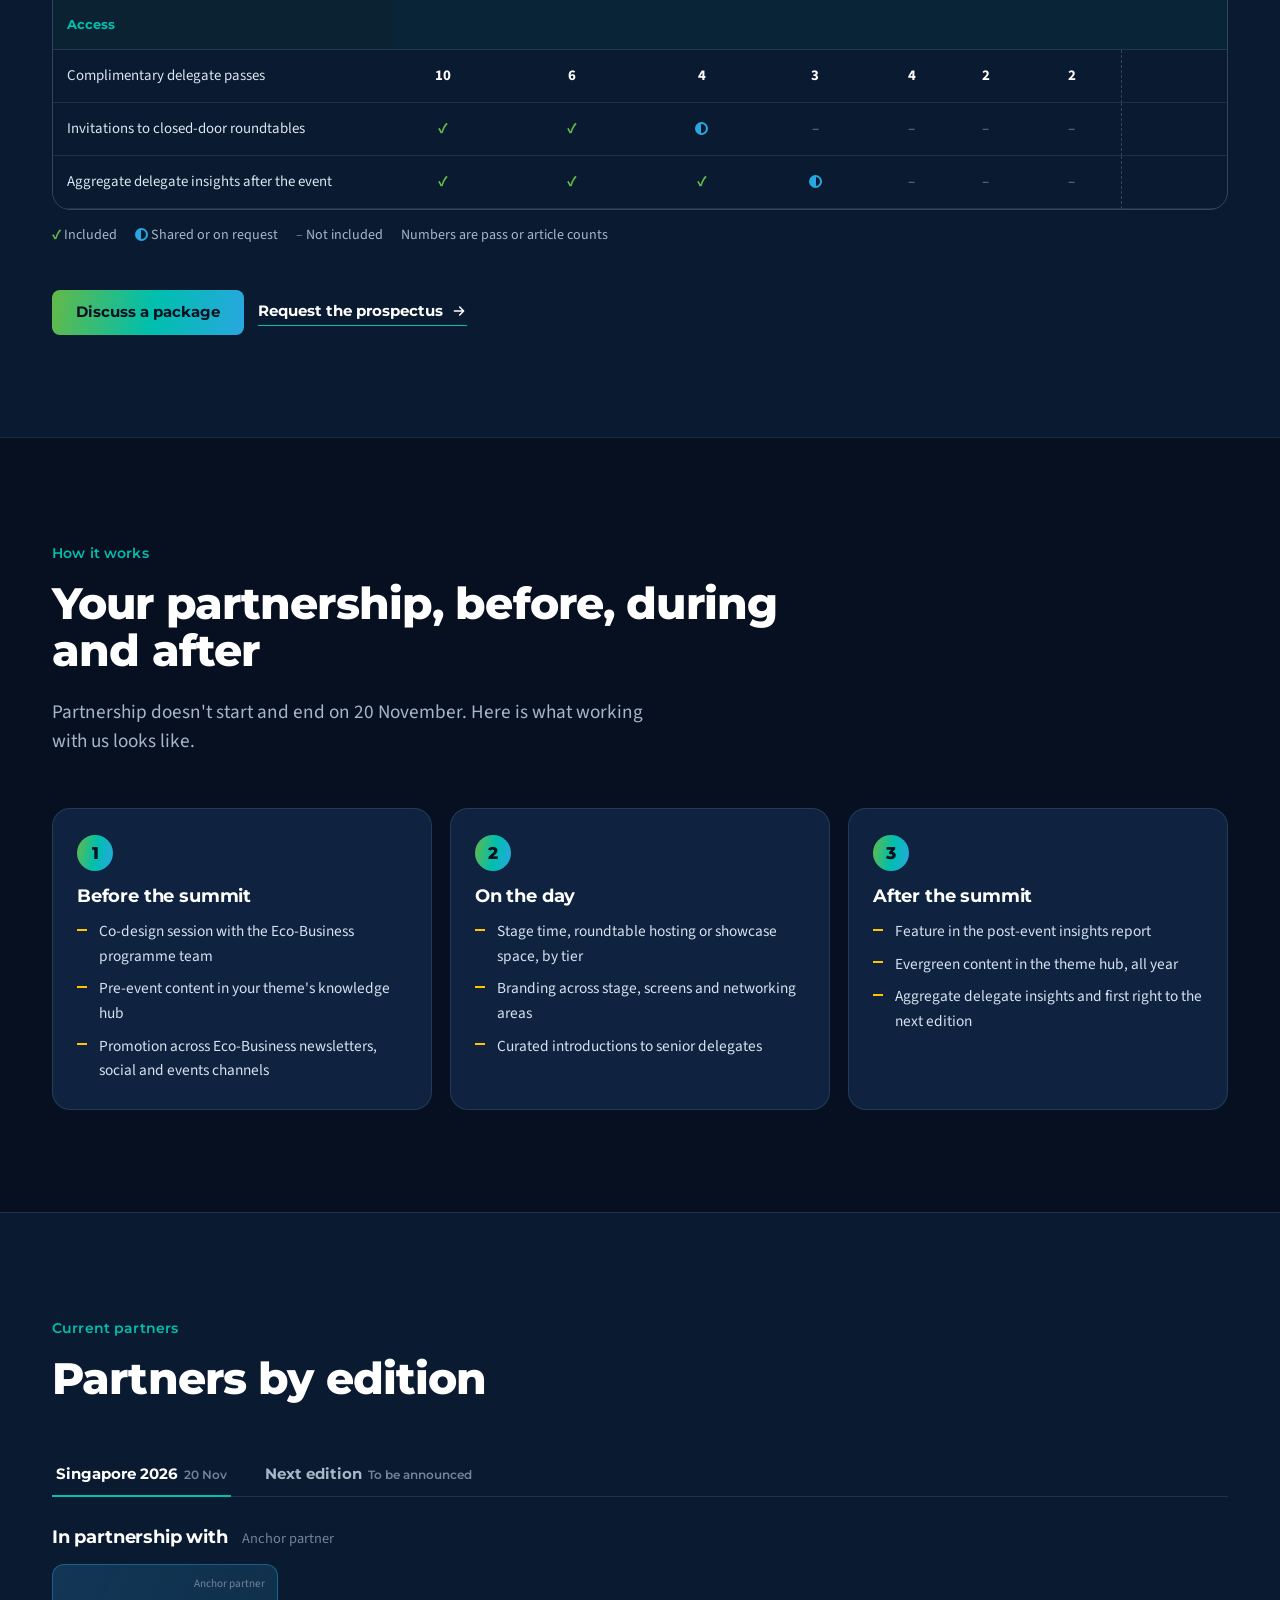
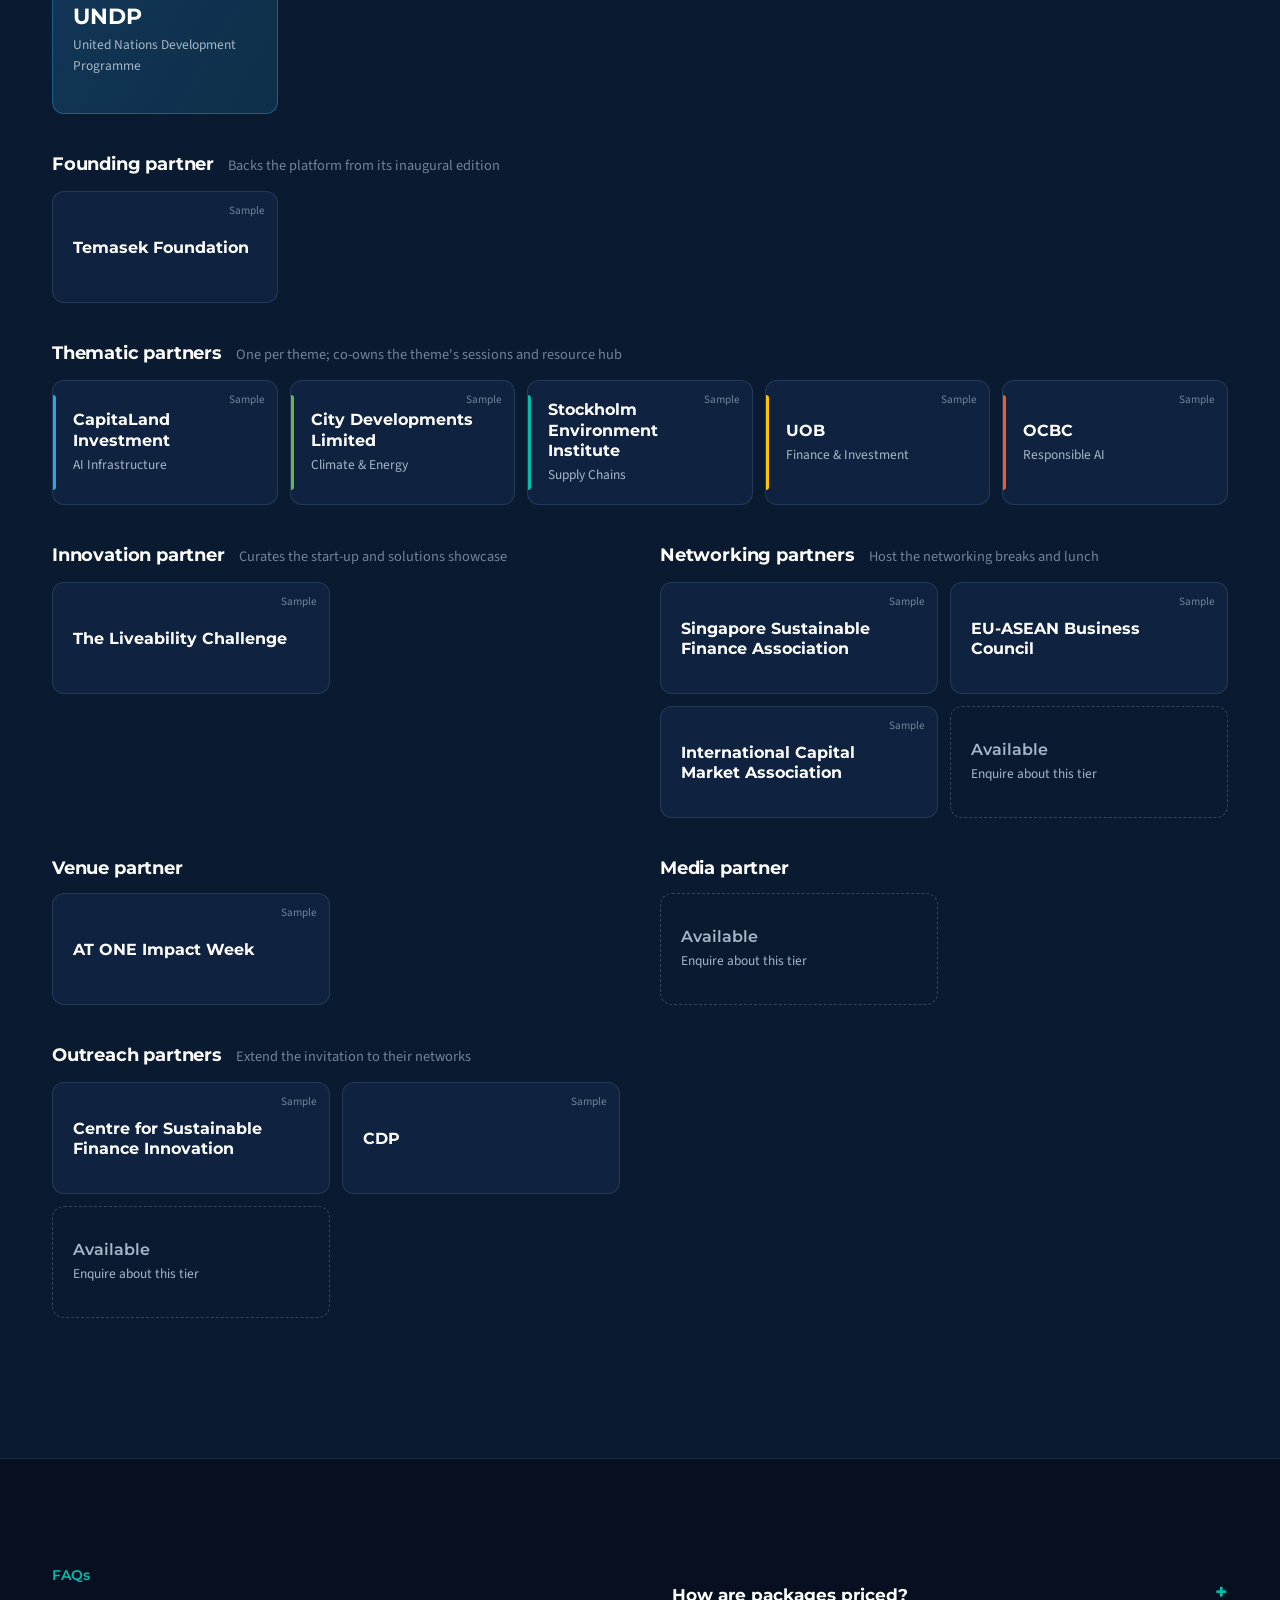
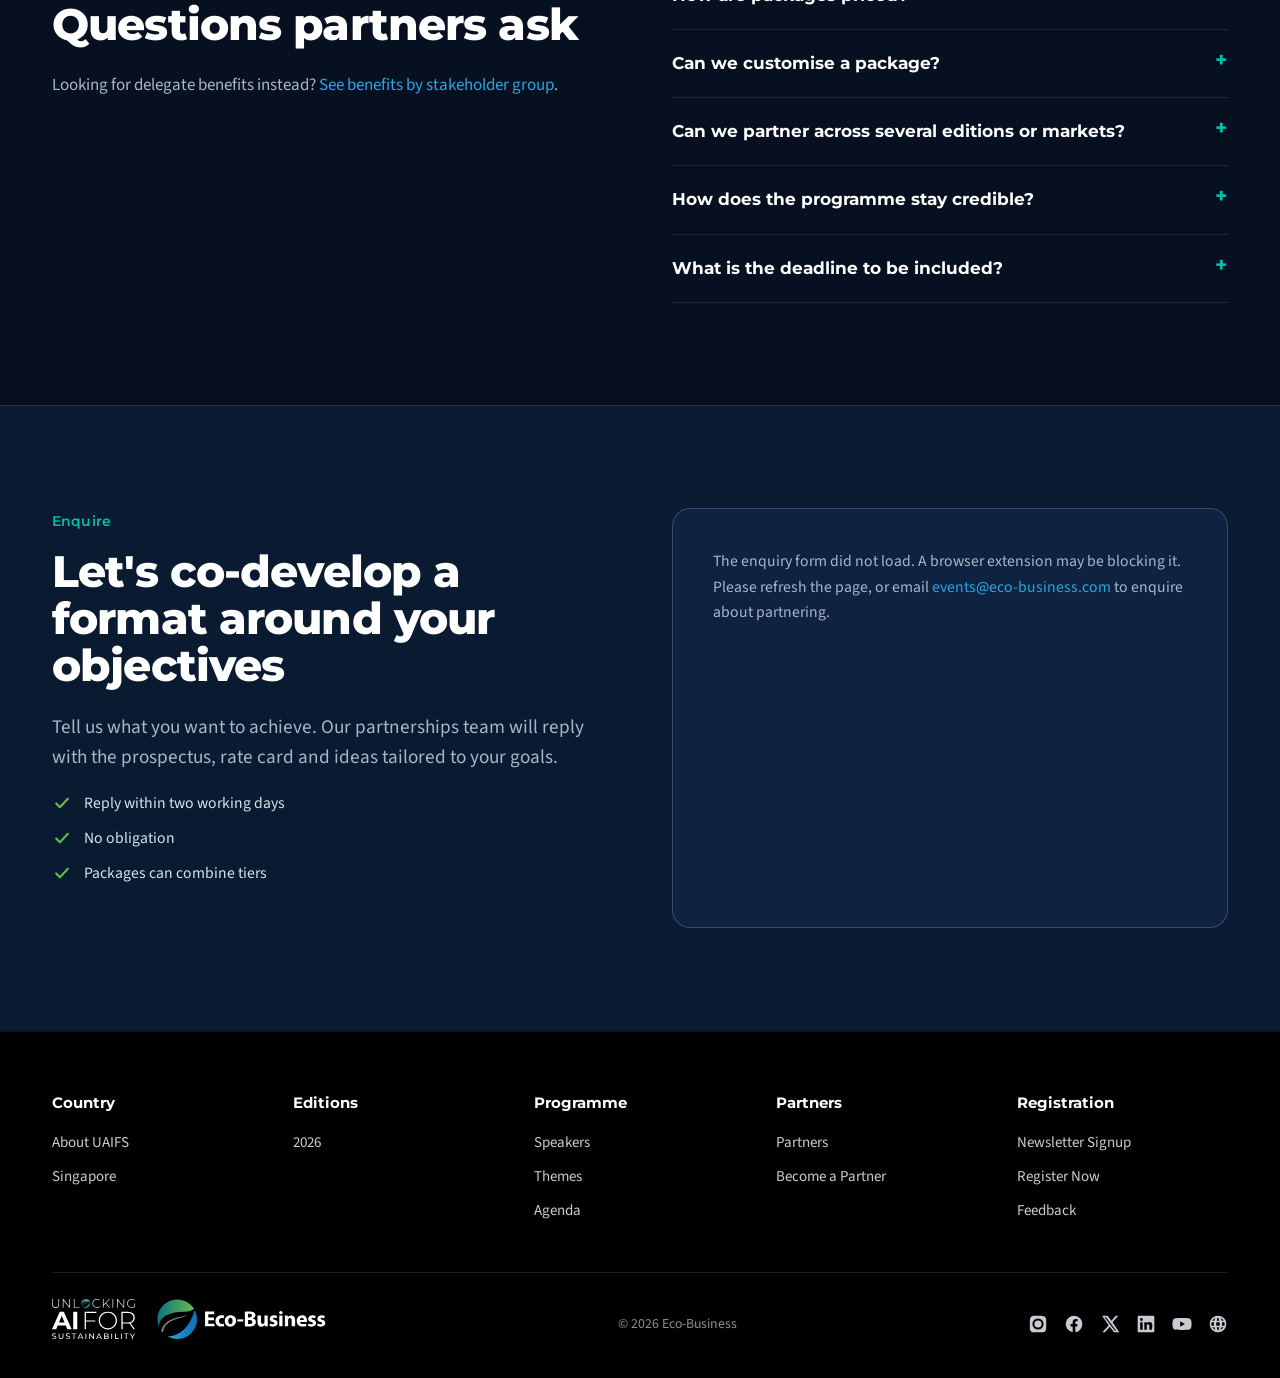
<file: site/partners.html>
<!DOCTYPE html>
<html lang="en-SG">
<head>
<meta charset="UTF-8">
<meta name="viewport" content="width=device-width, initial-scale=1, viewport-fit=cover">
<title>Partner with us: tiers and benefits | Unlocking AI for Sustainability</title>
<meta name="description" content="Partner with Unlocking AI for Sustainability. Compare founding, thematic, innovation, networking, venue, media and outreach tiers, and enquire about packages.">
<link rel="canonical" href="https://www.unlockingaiforsustainability.com/partners.html">
<meta property="og:site_name" content="Unlocking AI for Sustainability"><meta property="og:type" content="website"><meta property="og:url" content="https://www.unlockingaiforsustainability.com/partners.html">
<meta property="og:title" content="Partner with us: tiers and benefits | Unlocking AI for Sustainability"><meta property="og:description" content="Partner with Unlocking AI for Sustainability. Compare founding, thematic, innovation, networking, venue, media and outreach tiers, and enquire about packages."><meta property="og:image" content="https://www.unlockingaiforsustainability.com/assets/img/og-share-draft.jpg"><meta property="og:image:width" content="1200"><meta property="og:image:height" content="630">
<meta name="twitter:card" content="summary_large_image"><meta name="twitter:site" content="@ecobusinesscom">
<meta name="theme-color" content="#061020">
<script type="application/ld+json">[{"@context": "https://schema.org", "@type": "WebPage", "name": "Partner with us: tiers and benefits | Unlocking AI for Sustainability", "url": "https://www.unlockingaiforsustainability.com/partners.html", "publisher": {"@type": "Organization", "name": "Eco-Business", "url": "https://www.eco-business.com/"}}]</script>
<!-- Analytics: paste the Google Tag Manager (GA4) snippet here. The site pushes events to window.dataLayer (see README, Analytics plan). -->
<link rel="preconnect" href="https://fonts.googleapis.com"><link rel="preconnect" href="https://fonts.gstatic.com" crossorigin><link href="https://fonts.googleapis.com/css2?family=Montserrat:wght@500;600;700;800&family=Source+Sans+3:wght@400;600;700&display=swap" rel="stylesheet">
<link rel="icon" type="image/svg+xml" href="assets/img/favicon.svg">
<link rel="stylesheet" href="assets/css/style.css">
</head>
<body data-page-id="partners">
<a class="skip" href="#main">Skip to content</a>
<header class="site-header">
  <div class="wrap">
    <a class="brand" href="index.html" aria-label="Unlocking AI for Sustainability home"><img src="assets/img/uaifs-logo-white.svg" alt="Unlocking AI for Sustainability" width="91" height="44"></a>
    <button class="nav-toggle" aria-label="Menu" aria-expanded="false" aria-controls="site-nav"><span></span><span></span><span></span></button>
    <nav class="nav" id="site-nav" aria-label="Main">
      <a href="about.html" data-nav="about">About</a>
      <div class="dd" data-nav="themes"><button type="button" aria-expanded="false">Themes <svg viewBox="0 0 24 24" fill="none" stroke="currentColor" stroke-width="2.4" aria-hidden="true"><path d="M6 9l6 6 6-6"/></svg></button>
        <div class="dd-menu"><a href="theme-infrastructure.html"><span class="ico" style="color:#28A7E0;background:color-mix(in srgb,#28A7E0 16%,transparent)"><svg viewBox="0 0 24 24" fill="none" stroke="currentColor" stroke-width="1.8" stroke-linecap="round" stroke-linejoin="round"><rect x="6" y="6" width="12" height="12" rx="2"/><rect x="9.5" y="9.5" width="5" height="5" rx="1"/><path d="M9 2v4M15 2v4M9 18v4M15 18v4M2 9h4M2 15h4M18 9h4M18 15h4"/></svg></span><span><strong>AI Infrastructure</strong><span>Sustainable AI infrastructure</span></span></a><a href="theme-climate-energy.html"><span class="ico" style="color:#64B948;background:color-mix(in srgb,#64B948 16%,transparent)"><svg viewBox="0 0 24 24" fill="none" stroke="currentColor" stroke-width="1.8" stroke-linecap="round" stroke-linejoin="round"><path d="M5 19c0-8 5-13 15-14-1 10-6 15-14 15"/><path d="M5 19l7-7"/><path d="M13 3l-2 4h3l-2 4"/></svg></span><span><strong>Climate &amp; Energy</strong><span>AI for climate, energy and environment</span></span></a><a href="theme-supply-chains.html"><span class="ico" style="color:#00BFAD;background:color-mix(in srgb,#00BFAD 16%,transparent)"><svg viewBox="0 0 24 24" fill="none" stroke="currentColor" stroke-width="1.8" stroke-linecap="round" stroke-linejoin="round"><circle cx="5" cy="6" r="2.2"/><circle cx="19" cy="6" r="2.2"/><circle cx="12" cy="18" r="2.2"/><path d="M7.2 6h9.6M6.2 8l4.6 8M17.8 8l-4.6 8"/></svg></span><span><strong>Supply Chains</strong><span>Supply chain resilience and operations optimisation</span></span></a><a href="theme-finance.html"><span class="ico" style="color:#FFC300;background:color-mix(in srgb,#FFC300 16%,transparent)"><svg viewBox="0 0 24 24" fill="none" stroke="currentColor" stroke-width="1.8" stroke-linecap="round" stroke-linejoin="round"><path d="M3 20h18"/><path d="M6 16v-4M11 16V8M16 16v-6"/><path d="M4 9l6-5 4 3 6-4"/></svg></span><span><strong>Finance &amp; Investment</strong><span>Finance and investments</span></span></a><a href="theme-responsible-ai.html"><span class="ico" style="color:#F15B29;background:color-mix(in srgb,#F15B29 16%,transparent)"><svg viewBox="0 0 24 24" fill="none" stroke="currentColor" stroke-width="1.8" stroke-linecap="round" stroke-linejoin="round"><path d="M12 3l8 3v6c0 4.5-3.4 8-8 9-4.6-1-8-4.5-8-9V6z"/><path d="M8.5 12l2.5 2.5 4.5-5"/></svg></span><span><strong>Responsible AI</strong><span>AI safety and governance, responsible AI</span></span></a><hr><a class="dd-all" href="themes.html">All themes and the knowledge hub</a></div></div>
      <a href="agenda.html" data-nav="agenda">Agenda</a>
      <a href="speakers.html" data-nav="speakers">Speakers</a>
      <div class="dd is-active" data-nav="partners"><button type="button" aria-expanded="false">Partner with us <svg viewBox="0 0 24 24" fill="none" stroke="currentColor" stroke-width="2.4" aria-hidden="true"><path d="M6 9l6 6 6-6"/></svg></button>
        <div class="dd-menu" style="min-width:270px">
          <a href="partners.html#why" style="grid-template-columns:1fr"><span><strong>Why partner</strong><span>Audience, reach and results</span></span></a>
          <a href="partners.html#fit" style="grid-template-columns:1fr"><span><strong>Find your tier</strong><span>Match your goals to a package</span></span></a>
          <a href="partners.html#tiers" style="grid-template-columns:1fr"><span><strong>Tiers and benefits</strong><span>Compare what each tier includes</span></span></a>
          <a href="partners.html#current" style="grid-template-columns:1fr"><span><strong>Current partners</strong><span>By edition and tier</span></span></a>
          <hr><a class="dd-all" href="partners.html#become">Enquire about partnering</a>
        </div></div>
      <div class="dd" data-nav="editions"><button type="button" aria-expanded="false">Editions <svg viewBox="0 0 24 24" fill="none" stroke="currentColor" stroke-width="2.4" aria-hidden="true"><path d="M6 9l6 6 6-6"/></svg></button>
        <div class="dd-menu" style="min-width:240px">
          <a href="edition-2026.html" style="grid-template-columns:1fr"><span><strong>Singapore 2026</strong><span>Inaugural edition, 20 November</span></span></a>
          <a href="register.html#newsletter" style="grid-template-columns:1fr"><span><strong>Future editions</strong><span>Get notified when announced</span></span></a>
        </div></div>
      <a class="btn btn--primary btn--sm" href="register.html" data-track="nav_register">Register now</a>
    </nav>
  </div>
</header>
<main id="main"><section class="phero"><div class="phero__kv kvbg" aria-hidden="true"></div><div class="wrap">
  <nav class="crumbs" aria-label="Breadcrumb"><a href="index.html">Home</a><span aria-hidden="true">/</span><span aria-current="page">Partner with us</span></nav><h1>Put your organisation at the centre of Asia's AI and sustainability agenda</h1><p class="lead">UAIFS is organised by Eco-Business in partnership with UNDP. Partners lead the conversation on stage and all year round, in front of the senior leaders who will decide how AI is built, financed and governed across the region.</p><div class="hero__cta"><a class="btn btn--primary" href="partners.html#fit" data-track="partners_fit">Find your tier</a><a class="btn btn--ghost" href="partners.html#become" data-track="partners_enquire">Talk to our team</a></div>
</div></section>
<nav class="subnav" aria-label="On this page"><div class="wrap"><a href="partners.html#why">Why partner</a><a href="partners.html#fit">Find your tier</a><a href="partners.html#tiers">Tiers</a><a href="partners.html#compare">Compare</a><a href="partners.html#how">How it works</a><a href="partners.html#current">Current partners</a><a href="partners.html#faq">FAQs</a><a class="btn btn--primary btn--sm" href="partners.html#become">Enquire</a></div></nav>

<section class="sec" id="why"><div class="wrap">
  <div class="head"><span class="kicker">Why partner</span><h2>More than a logo on a backdrop</h2><p class="lead">The summit is small and senior by design. Partners get visibility where it counts, a voice in the programme, and a year-round platform through the theme knowledge hubs.</p></div>
  <div class="aud6"><div><h3>Own the conversation</h3><p>Lead a theme year-round, not just on the day, through its evergreen knowledge hub.</p></div><div><h3>Reach senior decision-makers</h3><p>1.6 million senior-level visitors a year and 115,000+ contacts across Eco-Business channels.</p></div><div><h3>Co-create, don&#x27;t just sponsor</h3><p>Formats developed with you around your objectives, backed by 17 years of convening.</p></div></div>
  <div class="stats4" style="margin-top:44px"><div><b>1.6M+</b><span>senior-level visitors to Eco-Business a year</span></div><div><b>68%</b><span>of the audience is senior management and above</span></div><div><b>115,000+</b><span>decision-maker contacts in the marketing network</span></div><div><b>6</b><span>Asian markets where Eco-Business has run UCFS since 2018</span></div></div>
  <p class="muted" style="margin-top:18px;font-size:.92rem">Audience figures are Eco-Business platform data from the UAIFS partnerships deck.</p>
</div></section>

<section class="sec sec--deep" id="fit"><div class="wrap">
  <div class="head"><span class="kicker">Find your tier</span><h2>What do you want to achieve?</h2><p class="lead">Choose your main goal and we'll point you to the tier that fits best. Most partners combine elements, so treat this as a starting point.</p></div>
  <div class="fit" role="group" aria-label="Partnership goals"><button type="button" aria-pressed="false" data-fit="founding">Lead the AI and sustainability agenda</button><button type="button" aria-pressed="false" data-fit="thematic">Be the go-to expert on one theme</button><button type="button" aria-pressed="false" data-fit="innovation">Showcase a solution to buyers and investors</button><button type="button" aria-pressed="false" data-fit="networking">Build relationships with every delegate</button><button type="button" aria-pressed="false" data-fit="venue">Host the summit at our venue</button><button type="button" aria-pressed="false" data-fit="outreach">Extend reach to our audience or members</button></div>
  <p class="fit__out" aria-live="polite"></p>
</div></section>

<section class="sec" id="tiers"><div class="wrap">
  <div class="head"><span class="kicker">Partnership tiers</span><h2>Seven ways to partner</h2><p class="lead">UNDP is the summit's anchor partner, sitting outside the commercial tiers. Every other package is tailored to your objectives.</p></div>
  <div class="tiers"><article class="tier" id="tier-founding" data-tier-card="founding" style="--c:#FFC300">
  <div class="tier__top"><h3>Founding partner</h3><span class="tier__slots">1 available</span></div>
  <p class="tier__line">Shape the platform from its first edition</p>
  <p class="tier__for"><strong>Ideal for</strong> Organisations that want to be the defining voice on AI and sustainability in Asia Pacific.</p>
  <ul class="ticks"><li><svg viewBox="0 0 24 24" fill="none" stroke="currentColor" stroke-width="2.6" stroke-linecap="round" stroke-linejoin="round" aria-hidden="true"><path d="M5 12.5l4.5 4.5L19 7"/></svg><span>Keynote or fireside chat speaking slot</span></li><li><svg viewBox="0 0 24 24" fill="none" stroke="currentColor" stroke-width="2.6" stroke-linecap="round" stroke-linejoin="round" aria-hidden="true"><path d="M5 12.5l4.5 4.5L19 7"/></svg><span>Recognition across all five theme hubs, all year</span></li><li><svg viewBox="0 0 24 24" fill="none" stroke="currentColor" stroke-width="2.6" stroke-linecap="round" stroke-linejoin="round" aria-hidden="true"><path d="M5 12.5l4.5 4.5L19 7"/></svg><span>Co-authored flagship report with Eco-Business</span></li><li><svg viewBox="0 0 24 24" fill="none" stroke="currentColor" stroke-width="2.6" stroke-linecap="round" stroke-linejoin="round" aria-hidden="true"><path d="M5 12.5l4.5 4.5L19 7"/></svg><span>10 delegate passes and first right of renewal</span></li></ul>
  <a class="btn btn--ghost btn--sm tier__cta" href="partners.html#become" data-tier="founding" data-track="tier_enquire">Enquire about this tier</a>
</article><article class="tier" id="tier-thematic" data-tier-card="thematic" style="--c:#00BFAD">
  <div class="tier__top"><h3>Thematic partner</h3><span class="tier__slots">5 available, one per theme</span></div>
  <p class="tier__line">Own a theme, on stage and all year</p>
  <p class="tier__for"><strong>Ideal for</strong> Companies with deep expertise in infrastructure, climate and energy, supply chains, finance or responsible AI.</p>
  <ul class="ticks"><li><svg viewBox="0 0 24 24" fill="none" stroke="currentColor" stroke-width="2.6" stroke-linecap="round" stroke-linejoin="round" aria-hidden="true"><path d="M5 12.5l4.5 4.5L19 7"/></svg><span>Plenary seat and a roundtable table on your theme</span></li><li><svg viewBox="0 0 24 24" fill="none" stroke="currentColor" stroke-width="2.6" stroke-linecap="round" stroke-linejoin="round" aria-hidden="true"><path d="M5 12.5l4.5 4.5L19 7"/></svg><span>Branded theme knowledge hub, live between editions</span></li><li><svg viewBox="0 0 24 24" fill="none" stroke="currentColor" stroke-width="2.6" stroke-linecap="round" stroke-linejoin="round" aria-hidden="true"><path d="M5 12.5l4.5 4.5L19 7"/></svg><span>Sponsored article on Eco-Business</span></li><li><svg viewBox="0 0 24 24" fill="none" stroke="currentColor" stroke-width="2.6" stroke-linecap="round" stroke-linejoin="round" aria-hidden="true"><path d="M5 12.5l4.5 4.5L19 7"/></svg><span>6 delegate passes</span></li></ul>
  <a class="btn btn--ghost btn--sm tier__cta" href="partners.html#become" data-tier="thematic" data-track="tier_enquire">Enquire about this tier</a>
</article><article class="tier" id="tier-innovation" data-tier-card="innovation" style="--c:#64B948">
  <div class="tier__top"><h3>Innovation partner</h3><span class="tier__slots">1 available</span></div>
  <p class="tier__line">Put working solutions in front of buyers and investors</p>
  <p class="tier__for"><strong>Ideal for</strong> Technology providers, accelerators and venture builders with deployable AI-for-sustainability solutions.</p>
  <ul class="ticks"><li><svg viewBox="0 0 24 24" fill="none" stroke="currentColor" stroke-width="2.6" stroke-linecap="round" stroke-linejoin="round" aria-hidden="true"><path d="M5 12.5l4.5 4.5L19 7"/></svg><span>Curate the solutions showcase or demo corner</span></li><li><svg viewBox="0 0 24 24" fill="none" stroke="currentColor" stroke-width="2.6" stroke-linecap="round" stroke-linejoin="round" aria-hidden="true"><path d="M5 12.5l4.5 4.5L19 7"/></svg><span>Introductions to corporate buyers and investors</span></li><li><svg viewBox="0 0 24 24" fill="none" stroke="currentColor" stroke-width="2.6" stroke-linecap="round" stroke-linejoin="round" aria-hidden="true"><path d="M5 12.5l4.5 4.5L19 7"/></svg><span>Feature in the post-event insights report</span></li><li><svg viewBox="0 0 24 24" fill="none" stroke="currentColor" stroke-width="2.6" stroke-linecap="round" stroke-linejoin="round" aria-hidden="true"><path d="M5 12.5l4.5 4.5L19 7"/></svg><span>4 delegate passes</span></li></ul>
  <a class="btn btn--ghost btn--sm tier__cta" href="partners.html#become" data-tier="innovation" data-track="tier_enquire">Enquire about this tier</a>
</article><article class="tier" id="tier-networking" data-tier-card="networking" style="--c:#28A7E0">
  <div class="tier__top"><h3>Networking partner</h3><span class="tier__slots">3 available</span></div>
  <p class="tier__line">Host the conversations that happen off stage</p>
  <p class="tier__for"><strong>Ideal for</strong> Brands that want visibility with every delegate in a relaxed, relationship-building setting.</p>
  <ul class="ticks"><li><svg viewBox="0 0 24 24" fill="none" stroke="currentColor" stroke-width="2.6" stroke-linecap="round" stroke-linejoin="round" aria-hidden="true"><path d="M5 12.5l4.5 4.5L19 7"/></svg><span>Branding on the tea break or networking lunch</span></li><li><svg viewBox="0 0 24 24" fill="none" stroke="currentColor" stroke-width="2.6" stroke-linecap="round" stroke-linejoin="round" aria-hidden="true"><path d="M5 12.5l4.5 4.5L19 7"/></svg><span>Logo on website, collateral and stage</span></li><li><svg viewBox="0 0 24 24" fill="none" stroke="currentColor" stroke-width="2.6" stroke-linecap="round" stroke-linejoin="round" aria-hidden="true"><path d="M5 12.5l4.5 4.5L19 7"/></svg><span>Newsletter and social mentions</span></li><li><svg viewBox="0 0 24 24" fill="none" stroke="currentColor" stroke-width="2.6" stroke-linecap="round" stroke-linejoin="round" aria-hidden="true"><path d="M5 12.5l4.5 4.5L19 7"/></svg><span>3 delegate passes</span></li></ul>
  <a class="btn btn--ghost btn--sm tier__cta" href="partners.html#become" data-tier="networking" data-track="tier_enquire">Enquire about this tier</a>
</article><article class="tier" id="tier-venue" data-tier-card="venue" style="--c:#9ad885">
  <div class="tier__top"><h3>Venue partner</h3><span class="tier__slots">1 available</span></div>
  <p class="tier__line">Bring the summit to your space</p>
  <p class="tier__for"><strong>Ideal for</strong> Venues, campuses and property owners with a sustainability story to tell.</p>
  <ul class="ticks"><li><svg viewBox="0 0 24 24" fill="none" stroke="currentColor" stroke-width="2.6" stroke-linecap="round" stroke-linejoin="round" aria-hidden="true"><path d="M5 12.5l4.5 4.5L19 7"/></svg><span>Summit hosted at your venue, credited throughout</span></li><li><svg viewBox="0 0 24 24" fill="none" stroke="currentColor" stroke-width="2.6" stroke-linecap="round" stroke-linejoin="round" aria-hidden="true"><path d="M5 12.5l4.5 4.5L19 7"/></svg><span>Branding across networking areas</span></li><li><svg viewBox="0 0 24 24" fill="none" stroke="currentColor" stroke-width="2.6" stroke-linecap="round" stroke-linejoin="round" aria-hidden="true"><path d="M5 12.5l4.5 4.5L19 7"/></svg><span>Venue feature in pre-event communications</span></li><li><svg viewBox="0 0 24 24" fill="none" stroke="currentColor" stroke-width="2.6" stroke-linecap="round" stroke-linejoin="round" aria-hidden="true"><path d="M5 12.5l4.5 4.5L19 7"/></svg><span>4 delegate passes</span></li></ul>
  <a class="btn btn--ghost btn--sm tier__cta" href="partners.html#become" data-tier="venue" data-track="tier_enquire">Enquire about this tier</a>
</article><article class="tier" id="tier-media" data-tier-card="media" style="--c:#8fd5f6">
  <div class="tier__top"><h3>Media partner</h3><span class="tier__slots">1 available</span></div>
  <p class="tier__line">Extend the summit&#x27;s reach</p>
  <p class="tier__for"><strong>Ideal for</strong> Publications and platforms serving technology, business or sustainability audiences.</p>
  <ul class="ticks"><li><svg viewBox="0 0 24 24" fill="none" stroke="currentColor" stroke-width="2.6" stroke-linecap="round" stroke-linejoin="round" aria-hidden="true"><path d="M5 12.5l4.5 4.5L19 7"/></svg><span>Content exchange with Eco-Business</span></li><li><svg viewBox="0 0 24 24" fill="none" stroke="currentColor" stroke-width="2.6" stroke-linecap="round" stroke-linejoin="round" aria-hidden="true"><path d="M5 12.5l4.5 4.5L19 7"/></svg><span>Logo on website and collateral</span></li><li><svg viewBox="0 0 24 24" fill="none" stroke="currentColor" stroke-width="2.6" stroke-linecap="round" stroke-linejoin="round" aria-hidden="true"><path d="M5 12.5l4.5 4.5L19 7"/></svg><span>Press access on the day</span></li><li><svg viewBox="0 0 24 24" fill="none" stroke="currentColor" stroke-width="2.6" stroke-linecap="round" stroke-linejoin="round" aria-hidden="true"><path d="M5 12.5l4.5 4.5L19 7"/></svg><span>2 delegate passes</span></li></ul>
  <a class="btn btn--ghost btn--sm tier__cta" href="partners.html#become" data-tier="media" data-track="tier_enquire">Enquire about this tier</a>
</article><article class="tier" id="tier-outreach" data-tier-card="outreach" style="--c:#A7B7C9">
  <div class="tier__top"><h3>Outreach partner</h3><span class="tier__slots">Open</span></div>
  <p class="tier__line">Bring your members into the room</p>
  <p class="tier__for"><strong>Ideal for</strong> Industry associations, chambers, networks and universities.</p>
  <ul class="ticks"><li><svg viewBox="0 0 24 24" fill="none" stroke="currentColor" stroke-width="2.6" stroke-linecap="round" stroke-linejoin="round" aria-hidden="true"><path d="M5 12.5l4.5 4.5L19 7"/></svg><span>Priority registration for your members</span></li><li><svg viewBox="0 0 24 24" fill="none" stroke="currentColor" stroke-width="2.6" stroke-linecap="round" stroke-linejoin="round" aria-hidden="true"><path d="M5 12.5l4.5 4.5L19 7"/></svg><span>Logo on website and partner listings</span></li><li><svg viewBox="0 0 24 24" fill="none" stroke="currentColor" stroke-width="2.6" stroke-linecap="round" stroke-linejoin="round" aria-hidden="true"><path d="M5 12.5l4.5 4.5L19 7"/></svg><span>Newsletter mention</span></li><li><svg viewBox="0 0 24 24" fill="none" stroke="currentColor" stroke-width="2.6" stroke-linecap="round" stroke-linejoin="round" aria-hidden="true"><path d="M5 12.5l4.5 4.5L19 7"/></svg><span>2 delegate passes</span></li></ul>
  <a class="btn btn--ghost btn--sm tier__cta" href="partners.html#become" data-tier="outreach" data-track="tier_enquire">Enquire about this tier</a>
</article><article class="tier tier--custom" style="--c:var(--line-2)"><div class="tier__top"><h3>Custom package</h3><span class="tier__slots">Any combination</span></div><p class="tier__line" style="color:#fff">Not sure which fits?</p><p class="tier__for">Most partners combine elements across tiers, or partner across several editions and markets. Tell us your goals and we'll shape a package around them.</p><a class="btn btn--primary btn--sm tier__cta" href="partners.html#become" data-track="tier_custom">Build a custom package</a></article></div>
  <div class="rnote"><strong>Review note:</strong> Slot counts, pass numbers and benefits are <strong>indicative placeholders</strong> for Partnerships to confirm against the rate card.</div>
</div></section>

<section class="sec sec--deep" id="compare"><div class="wrap">
  <div class="head"><span class="kicker">Compare</span><h2>Benefits side by side</h2><p class="lead">How benefits scale across tiers. Scroll sideways on smaller screens.</p></div>
  <div class="ptable-wrap" tabindex="0" role="region" aria-label="Partnership benefits by tier"><table class="ptable"><thead><tr><th>Benefit</th><th>Founding<small>1 slot</small></th><th>Thematic<small>5 slots, 1 per theme</small></th><th>Innovation<small>1 slot</small></th><th>Networking<small>3 slots</small></th><th>Venue<small>1 slot</small></th><th>Media<small>1 slot</small></th><th>Outreach<small>Open</small></th><th class="add">+ Tier<small>Expandable</small></th></tr></thead><tbody><tr class="grp"><td>Thought leadership and speaking</td><td></td><td></td><td></td><td></td><td></td><td></td><td></td><td></td></tr><tr><td>Keynote or fireside chat speaking slot</td><td><span class="y" aria-label="Included">&#10003;</span></td><td><span class="n" aria-label="Not included">&ndash;</span></td><td><span class="n" aria-label="Not included">&ndash;</span></td><td><span class="n" aria-label="Not included">&ndash;</span></td><td><span class="n" aria-label="Not included">&ndash;</span></td><td><span class="n" aria-label="Not included">&ndash;</span></td><td><span class="n" aria-label="Not included">&ndash;</span></td><td class="add"></td></tr><tr><td>Panellist in a plenary on your theme</td><td><span class="y" aria-label="Included">&#10003;</span></td><td><span class="y" aria-label="Included">&#10003;</span></td><td><span class="p" role="img" aria-label="Shared or on request"></span></td><td><span class="n" aria-label="Not included">&ndash;</span></td><td><span class="n" aria-label="Not included">&ndash;</span></td><td><span class="n" aria-label="Not included">&ndash;</span></td><td><span class="n" aria-label="Not included">&ndash;</span></td><td class="add"></td></tr><tr><td>Host a roundtable table</td><td><span class="y" aria-label="Included">&#10003;</span></td><td><span class="y" aria-label="Included">&#10003;</span></td><td><span class="y" aria-label="Included">&#10003;</span></td><td><span class="p" role="img" aria-label="Shared or on request"></span></td><td><span class="n" aria-label="Not included">&ndash;</span></td><td><span class="n" aria-label="Not included">&ndash;</span></td><td><span class="n" aria-label="Not included">&ndash;</span></td><td class="add"></td></tr><tr><td>Co-develop a session format with Eco-Business</td><td><span class="y" aria-label="Included">&#10003;</span></td><td><span class="y" aria-label="Included">&#10003;</span></td><td><span class="p" role="img" aria-label="Shared or on request"></span></td><td><span class="n" aria-label="Not included">&ndash;</span></td><td><span class="n" aria-label="Not included">&ndash;</span></td><td><span class="n" aria-label="Not included">&ndash;</span></td><td><span class="n" aria-label="Not included">&ndash;</span></td><td class="add"></td></tr><tr class="grp"><td>Content and resource hub</td><td></td><td></td><td></td><td></td><td></td><td></td><td></td><td></td></tr><tr><td>Branded theme resource hub page (evergreen)</td><td><strong style="color:#fff">All themes</strong></td><td><strong style="color:#fff">Own theme</strong></td><td><span class="n" aria-label="Not included">&ndash;</span></td><td><span class="n" aria-label="Not included">&ndash;</span></td><td><span class="n" aria-label="Not included">&ndash;</span></td><td><span class="n" aria-label="Not included">&ndash;</span></td><td><span class="n" aria-label="Not included">&ndash;</span></td><td class="add"></td></tr><tr><td>Co-authored report or white paper</td><td><span class="y" aria-label="Included">&#10003;</span></td><td><span class="p" role="img" aria-label="Shared or on request"></span></td><td><span class="n" aria-label="Not included">&ndash;</span></td><td><span class="n" aria-label="Not included">&ndash;</span></td><td><span class="n" aria-label="Not included">&ndash;</span></td><td><span class="n" aria-label="Not included">&ndash;</span></td><td><span class="n" aria-label="Not included">&ndash;</span></td><td class="add"></td></tr><tr><td>Sponsored article on Eco-Business</td><td><strong style="color:#fff">2</strong></td><td><strong style="color:#fff">1</strong></td><td><strong style="color:#fff">1</strong></td><td><span class="n" aria-label="Not included">&ndash;</span></td><td><span class="n" aria-label="Not included">&ndash;</span></td><td><span class="n" aria-label="Not included">&ndash;</span></td><td><span class="n" aria-label="Not included">&ndash;</span></td><td class="add"></td></tr><tr><td>Feature in the post-event insights report</td><td><span class="y" aria-label="Included">&#10003;</span></td><td><span class="y" aria-label="Included">&#10003;</span></td><td><span class="y" aria-label="Included">&#10003;</span></td><td><span class="p" role="img" aria-label="Shared or on request"></span></td><td><span class="p" role="img" aria-label="Shared or on request"></span></td><td><span class="p" role="img" aria-label="Shared or on request"></span></td><td><span class="n" aria-label="Not included">&ndash;</span></td><td class="add"></td></tr><tr class="grp"><td>Visibility</td><td></td><td></td><td></td><td></td><td></td><td></td><td></td><td></td></tr><tr><td>Logo on website, event collateral and stage</td><td><span class="y" aria-label="Included">&#10003;</span></td><td><span class="y" aria-label="Included">&#10003;</span></td><td><span class="y" aria-label="Included">&#10003;</span></td><td><span class="y" aria-label="Included">&#10003;</span></td><td><span class="y" aria-label="Included">&#10003;</span></td><td><span class="y" aria-label="Included">&#10003;</span></td><td><span class="y" aria-label="Included">&#10003;</span></td><td class="add"></td></tr><tr><td>Branding on networking areas</td><td><span class="y" aria-label="Included">&#10003;</span></td><td><span class="n" aria-label="Not included">&ndash;</span></td><td><span class="n" aria-label="Not included">&ndash;</span></td><td><span class="y" aria-label="Included">&#10003;</span></td><td><span class="y" aria-label="Included">&#10003;</span></td><td><span class="n" aria-label="Not included">&ndash;</span></td><td><span class="n" aria-label="Not included">&ndash;</span></td><td class="add"></td></tr><tr><td>Eco-Business newsletter and social promotion</td><td><span class="y" aria-label="Included">&#10003;</span></td><td><span class="y" aria-label="Included">&#10003;</span></td><td><span class="y" aria-label="Included">&#10003;</span></td><td><span class="p" role="img" aria-label="Shared or on request"></span></td><td><span class="p" role="img" aria-label="Shared or on request"></span></td><td><span class="y" aria-label="Included">&#10003;</span></td><td><span class="p" role="img" aria-label="Shared or on request"></span></td><td class="add"></td></tr><tr><td>Solution demo or showcase space</td><td><span class="y" aria-label="Included">&#10003;</span></td><td><span class="p" role="img" aria-label="Shared or on request"></span></td><td><span class="y" aria-label="Included">&#10003;</span></td><td><span class="n" aria-label="Not included">&ndash;</span></td><td><span class="n" aria-label="Not included">&ndash;</span></td><td><span class="n" aria-label="Not included">&ndash;</span></td><td><span class="n" aria-label="Not included">&ndash;</span></td><td class="add"></td></tr><tr class="grp"><td>Access</td><td></td><td></td><td></td><td></td><td></td><td></td><td></td><td></td></tr><tr><td>Complimentary delegate passes</td><td><strong style="color:#fff">10</strong></td><td><strong style="color:#fff">6</strong></td><td><strong style="color:#fff">4</strong></td><td><strong style="color:#fff">3</strong></td><td><strong style="color:#fff">4</strong></td><td><strong style="color:#fff">2</strong></td><td><strong style="color:#fff">2</strong></td><td class="add"></td></tr><tr><td>Invitations to closed-door roundtables</td><td><span class="y" aria-label="Included">&#10003;</span></td><td><span class="y" aria-label="Included">&#10003;</span></td><td><span class="p" role="img" aria-label="Shared or on request"></span></td><td><span class="n" aria-label="Not included">&ndash;</span></td><td><span class="n" aria-label="Not included">&ndash;</span></td><td><span class="n" aria-label="Not included">&ndash;</span></td><td><span class="n" aria-label="Not included">&ndash;</span></td><td class="add"></td></tr><tr><td>Aggregate delegate insights after the event</td><td><span class="y" aria-label="Included">&#10003;</span></td><td><span class="y" aria-label="Included">&#10003;</span></td><td><span class="y" aria-label="Included">&#10003;</span></td><td><span class="p" role="img" aria-label="Shared or on request"></span></td><td><span class="n" aria-label="Not included">&ndash;</span></td><td><span class="n" aria-label="Not included">&ndash;</span></td><td><span class="n" aria-label="Not included">&ndash;</span></td><td class="add"></td></tr></tbody></table></div>
  <div class="legend"><span><span class="y">&#10003;</span> Included</span><span><span class="p"></span> Shared or on request</span><span><span class="n">&ndash;</span> Not included</span><span>Numbers are pass or article counts</span></div>
  <div class="sec-cta"><a class="btn btn--primary" href="partners.html#become">Discuss a package</a><a class="link" href="partners.html#become" data-track="prospectus_request">Request the prospectus <svg viewBox="0 0 24 24" fill="none" stroke="currentColor" stroke-width="2.2" stroke-linecap="round" stroke-linejoin="round" aria-hidden="true"><path d="M5 12h14M13 6l6 6-6 6"/></svg></a></div>
</div></section>

<section class="sec" id="how"><div class="wrap">
  <div class="head"><span class="kicker">How it works</span><h2>Your partnership, before, during and after</h2><p class="lead">Partnership doesn't start and end on 20 November. Here is what working with us looks like.</p></div>
  <div class="journey"><div class="jstep"><span class="jstep__n">1</span><h3>Before the summit</h3><ul class="takeaways"><li>Co-design session with the Eco-Business programme team</li><li>Pre-event content in your theme&#x27;s knowledge hub</li><li>Promotion across Eco-Business newsletters, social and events channels</li></ul></div><div class="jstep"><span class="jstep__n">2</span><h3>On the day</h3><ul class="takeaways"><li>Stage time, roundtable hosting or showcase space, by tier</li><li>Branding across stage, screens and networking areas</li><li>Curated introductions to senior delegates</li></ul></div><div class="jstep"><span class="jstep__n">3</span><h3>After the summit</h3><ul class="takeaways"><li>Feature in the post-event insights report</li><li>Evergreen content in the theme hub, all year</li><li>Aggregate delegate insights and first right to the next edition</li></ul></div></div>
</div></section>

<section class="sec sec--deep" id="current"><div class="wrap">
  <div class="head"><span class="kicker">Current partners</span><h2>Partners by edition</h2></div>
  <div class="ed-tabs" role="tablist" data-group="ptn" aria-label="Edition">
  <button role="tab" aria-selected="true" data-ed="sg2026">Singapore 2026<small>20 Nov</small></button>
  <button role="tab" aria-selected="false" data-ed="next">Next edition<small>To be announced</small></button>
</div>
  <div class="ed-panel" data-ed-panel="sg2026" data-group="ptn">
    <div class="pgroup"><div class="pgroup__h"><h3>In partnership with</h3><span>Anchor partner</span></div><div class="plogos"><div class="plogo plogo--anchor"><em>Anchor partner</em><strong>UNDP</strong><span>United Nations Development Programme</span></div></div></div><div class="pgroup"><div class="pgroup__h"><h3>Founding partner</h3><span>Backs the platform from its inaugural edition</span></div><div class="plogos"><div class="plogo"><em>Sample</em><strong>Temasek Foundation</strong></div></div></div><div class="pgroup"><div class="pgroup__h"><h3>Thematic partners</h3><span>One per theme; co-owns the theme&#x27;s sessions and resource hub</span></div><div class="plogos"><div class="plogo plogo--theme" style="--c:#28A7E0"><em>Sample</em><strong>CapitaLand Investment</strong><span>AI Infrastructure</span></div><div class="plogo plogo--theme" style="--c:#64B948"><em>Sample</em><strong>City Developments Limited</strong><span>Climate &amp; Energy</span></div><div class="plogo plogo--theme" style="--c:#00BFAD"><em>Sample</em><strong>Stockholm Environment Institute</strong><span>Supply Chains</span></div><div class="plogo plogo--theme" style="--c:#FFC300"><em>Sample</em><strong>UOB</strong><span>Finance &amp; Investment</span></div><div class="plogo plogo--theme" style="--c:#F15B29"><em>Sample</em><strong>OCBC</strong><span>Responsible AI</span></div></div></div><div class="ptiers-sm"><div class="pgroup"><div class="pgroup__h"><h3>Innovation partner</h3><span>Curates the start-up and solutions showcase</span></div><div class="plogos"><div class="plogo"><em>Sample</em><strong>The Liveability Challenge</strong></div></div></div><div class="pgroup"><div class="pgroup__h"><h3>Networking partners</h3><span>Host the networking breaks and lunch</span></div><div class="plogos"><div class="plogo"><em>Sample</em><strong>Singapore Sustainable Finance Association</strong></div><div class="plogo"><em>Sample</em><strong>EU-ASEAN Business Council</strong></div><div class="plogo"><em>Sample</em><strong>International Capital Market Association</strong></div><a class="plogo plogo--open" href="partners.html#become" data-tier="networking"><strong>Available</strong><span>Enquire about this tier</span></a></div></div><div class="pgroup"><div class="pgroup__h"><h3>Venue partner</h3></div><div class="plogos"><div class="plogo"><em>Sample</em><strong>AT ONE Impact Week</strong></div></div></div><div class="pgroup"><div class="pgroup__h"><h3>Media partner</h3></div><div class="plogos"><a class="plogo plogo--open" href="partners.html#become" data-tier="media"><strong>Available</strong><span>Enquire about this tier</span></a></div></div><div class="pgroup"><div class="pgroup__h"><h3>Outreach partners</h3><span>Extend the invitation to their networks</span></div><div class="plogos"><div class="plogo"><em>Sample</em><strong>Centre for Sustainable Finance Innovation</strong></div><div class="plogo"><em>Sample</em><strong>CDP</strong></div><a class="plogo plogo--open" href="partners.html#become" data-tier="outreach"><strong>Available</strong><span>Enquire about this tier</span></a></div></div></div>
    <div class="rnote"><strong>Review note:</strong> All partners except UNDP are <strong>samples from UCFS</strong>, placed only to show the tier layout. Tiles take logo files at launch (SVG, white or full-colour on dark).</div>
  </div>
  <div class="ed-panel" data-ed-panel="next" data-group="ptn" hidden><div class="ed-empty">
  <h3>The next edition's partners will appear here</h3>
  <p class="muted">UAIFS is built to run across markets and years, like its sister summit Unlocking Capital for Sustainability. When the next edition is confirmed, its partners will be published under its own tab.</p>
  <div class="sec-cta"><a class="btn btn--primary" href="register.html#newsletter">Get notified</a><a class="btn btn--ghost" href="partners.html#become">Host an edition in your market</a></div>
</div></div>
</div></section>

<section class="sec" id="faq"><div class="wrap split">
  <div><span class="kicker">FAQs</span><h2>Questions partners ask</h2><p class="muted">Looking for delegate benefits instead? <a href="about.html#stakeholders">See benefits by stakeholder group</a>.</p></div>
  <div class="faq"><details><summary>How are packages priced?</summary><p>Every package is tailored to your objectives. Tell us your goals using the enquiry form and our partnerships team will send the prospectus and rate card.</p></details><details><summary>Can we customise a package?</summary><p>Yes. Most partners combine elements across tiers, and Eco-Business co-develops session formats with you around your theme.</p></details><details><summary>Can we partner across several editions or markets?</summary><p>Yes. UAIFS is designed to run across markets and years, like Unlocking Capital for Sustainability. Multi-edition packages are available.</p></details><details><summary>How does the programme stay credible?</summary><p>Eco-Business curates the programme with UNDP as anchor partner, so sessions stay practical and non-promotional. That is what keeps senior delegates in the room, and what makes partner visibility valuable.</p></details><details><summary>What is the deadline to be included?</summary><p>To be confirmed. Earlier confirmation secures more speaking and branding opportunities, including printed collateral.</p></details></div>
</div></section>

<section class="sec sec--deep" id="become"><div class="wrap split">
  <div><span class="kicker">Enquire</span><h2>Let's co-develop a format around your objectives</h2><p class="lead">Tell us what you want to achieve. Our partnerships team will reply with the prospectus, rate card and ideas tailored to your goals.</p>
    <ul class="ticks" style="margin-top:20px"><li><svg viewBox="0 0 24 24" fill="none" stroke="currentColor" stroke-width="2.6" stroke-linecap="round" stroke-linejoin="round" aria-hidden="true"><path d="M5 12.5l4.5 4.5L19 7"/></svg><span>Reply within two working days</span></li><li><svg viewBox="0 0 24 24" fill="none" stroke="currentColor" stroke-width="2.6" stroke-linecap="round" stroke-linejoin="round" aria-hidden="true"><path d="M5 12.5l4.5 4.5L19 7"/></svg><span>No obligation</span></li><li><svg viewBox="0 0 24 24" fill="none" stroke="currentColor" stroke-width="2.6" stroke-linecap="round" stroke-linejoin="round" aria-hidden="true"><path d="M5 12.5l4.5 4.5L19 7"/></svg><span>Packages can combine tiers</span></li></ul>
    <div class="rnote"><strong>Review note:</strong> Confirm the response-time promise with Partnerships before launch.</div>
    <div class="rnote"><strong>Review note:</strong> The enquiry form is the Eco-Business <strong>HubSpot form</strong> (a7cc19a5…). Fields, consent wording and the thank-you message are managed in HubSpot. In this preview, external scripts are blocked, so the fallback message shows; on the live site the form loads here. If the HubSpot form has a tier dropdown, the site's 'Enquire about this tier' links pre-select it.</div></div>
  <div class="panel hs-panel hs-panel--partner-enquiry">
    <div id="hs-partner-enquiry" class="hs-embed" data-hs-form="partner_enquiry" aria-live="polite"><p class="hs-status">Loading the enquiry form…</p></div>
    <noscript><p class="hs-status">Please enable JavaScript to use this form, or email <a href="mailto:events@eco-business.com">events@eco-business.com</a>.</p></noscript>
    <script>
    (function () {
      var box = document.getElementById("hs-partner-enquiry");
      function say(html) { var p = box.querySelector(".hs-status"); if (!p) { p = document.createElement("p"); p.className = "hs-status"; box.appendChild(p); } p.innerHTML = html; }
      function hasForm() { return !!box.querySelector("form, iframe"); }
      function fail() { if (!hasForm()) say("The enquiry form did not load. A browser extension may be blocking it. Please refresh the page, or email <a href=\"mailto:events@eco-business.com\">events@eco-business.com</a> to enquire about partnering."); }
      function create() {
        if (!window.hbspt || !window.hbspt.forms) { fail(); return; }
        window.hbspt.forms.create({
          portalId: "20783472",
          formId: "a7cc19a5-8795-48a2-81e3-6f3acd54c246",
          region: "na1",
          target: "#hs-partner-enquiry",
          onFormReady: function () {
            var p = box.querySelector(".hs-status"); if (p) p.remove();
            if (window.uaifsHsReady) window.uaifsHsReady("partner_enquiry", box);
          },
          onFormSubmitted: function () {
            window.dataLayer = window.dataLayer || [];
            window.dataLayer.push({ event: "uaifs_form_submit", form: "partner_enquiry", form_platform: "hubspot", page_id: document.body.getAttribute("data-page-id") || "" });
          }
        });
        setTimeout(function () { if (!hasForm()) say("Still loading. If the form does not appear, please refresh the page or email <a href=\"mailto:events@eco-business.com\">events@eco-business.com</a>."); }, 10000);
      }
      if (window.hbspt && window.hbspt.forms) { create(); return; }
      var s = document.querySelector('script[src="https://js.hsforms.net/forms/embed/v2.js"]');
      if (s && s.getAttribute("data-failed")) { fail(); return; }
      if (!s) {
        s = document.createElement("script"); s.src = "https://js.hsforms.net/forms/embed/v2.js"; s.charset = "utf-8"; s.async = true;
        s.addEventListener("error", function () { s.setAttribute("data-failed", "1"); });
        document.head.appendChild(s);
      }
      s.addEventListener("load", create);
      s.addEventListener("error", fail);
    })();
    </script>
  </div>
</div></section></main>
<footer class="site-footer">
  <div class="wrap">
    <div class="f-cols">
      <div><h4>Country</h4><a href="about.html">About UAIFS</a><a href="edition-2026.html">Singapore</a></div>
      <div><h4>Editions</h4><a href="edition-2026.html">2026</a></div>
      <div><h4>Programme</h4><a href="speakers.html">Speakers</a><a href="themes.html">Themes</a><a href="agenda.html">Agenda</a></div>
      <div><h4>Partners</h4><a href="partners.html">Partners</a><a href="partners.html#become">Become a Partner</a></div>
      <div><h4>Registration</h4><a href="register.html#newsletter">Newsletter Signup</a><a href="register.html">Register Now</a><a href="register.html#feedback">Feedback</a></div>
    </div>
    <div class="f-bottom">
      <div class="logos"><a href="index.html"><img src="assets/img/uaifs-logo-white.svg" alt="Unlocking AI for Sustainability" width="83" height="40"></a><a href="https://www.eco-business.com/" target="_blank" rel="noopener"><img src="assets/img/eb-logo-white.svg" alt="Eco-Business" height="40"></a></div>
      <p class="copyright">&copy; 2026 Eco-Business</p>
      <div class="f-social"><a href="https://www.instagram.com/ecobusinesscom" aria-label="Instagram" target="_blank" rel="noopener"><svg viewBox="0 0 24 24"><path d="M12 2.2c3.2 0 3.6 0 4.9.1 1.2.1 1.8.3 2.2.4.6.2 1 .5 1.4.9.4.4.7.8.9 1.4.2.4.4 1 .4 2.2.1 1.3.1 1.7.1 4.9s0 3.6-.1 4.9c-.1 1.2-.3 1.8-.4 2.2-.2.6-.5 1-.9 1.4-.4.4-.8.7-1.4.9-.4.2-1 .4-2.2.4-1.3.1-1.7.1-4.9.1s-3.6 0-4.9-.1c-1.2-.1-1.8-.3-2.2-.4-.6-.2-1-.5-1.4-.9-.4-.4-.7-.8-.9-1.4-.2-.4-.4-1-.4-2.2C2.2 15.6 2.2 15.2 2.2 12s0-3.6.1-4.9c.1-1.2.3-1.8.4-2.2.2-.6.5-1 .9-1.4.4-.4.8-.7 1.4-.9.4-.2 1-.4 2.2-.4C8.4 2.2 8.8 2.2 12 2.2zm0 3.1a6.7 6.7 0 100 13.4 6.7 6.7 0 000-13.4zm0 11a4.3 4.3 0 110-8.6 4.3 4.3 0 010 8.6zm6.5-11.3a1.6 1.6 0 11-3.2 0 1.6 1.6 0 013.2 0z"/></svg></a><a href="https://www.facebook.com/EcoBusinessMedia/" aria-label="Facebook" target="_blank" rel="noopener"><svg viewBox="0 0 24 24"><path d="M22 12a10 10 0 10-11.6 9.9v-7H7.9V12h2.5V9.8c0-2.5 1.5-3.9 3.8-3.9 1.1 0 2.2.2 2.2.2v2.5h-1.2c-1.2 0-1.6.8-1.6 1.6V12h2.7l-.4 2.9h-2.3v7A10 10 0 0022 12z"/></svg></a><a href="https://twitter.com/ecobusinesscom" aria-label="X" target="_blank" rel="noopener"><svg viewBox="0 0 24 24"><path d="M18.9 2H22l-7 8 8.2 12h-6.4l-5-6.6L6 22H2.9l7.5-8.6L2.5 2h6.6l4.5 6zM17.8 20.1h1.7L7.3 3.8H5.5z"/></svg></a><a href="https://www.linkedin.com/company/eco-business" aria-label="LinkedIn" target="_blank" rel="noopener"><svg viewBox="0 0 24 24"><path d="M20.5 2h-17A1.5 1.5 0 002 3.5v17A1.5 1.5 0 003.5 22h17a1.5 1.5 0 001.5-1.5v-17A1.5 1.5 0 0020.5 2zM8 19H5v-9h3zM6.5 8.3a1.7 1.7 0 110-3.5 1.7 1.7 0 010 3.5zM19 19h-3v-4.4c0-1 0-2.4-1.5-2.4S13 13.4 13 14.5V19h-3v-9h2.9v1.2h.1a3.2 3.2 0 012.9-1.6c3.1 0 3.7 2 3.7 4.7z"/></svg></a><a href="https://www.youtube.com/channel/UCagZ0j4TiZ8l-eQ-i2KZlqA" aria-label="YouTube" target="_blank" rel="noopener"><svg viewBox="0 0 24 24"><path d="M23 7.5a3 3 0 00-2.1-2.1C19 4.9 12 4.9 12 4.9s-7 0-8.9.5A3 3 0 001 7.5 31 31 0 00.5 12 31 31 0 001 16.5a3 3 0 002.1 2.1c1.9.5 8.9.5 8.9.5s7 0 8.9-.5a3 3 0 002.1-2.1A31 31 0 0023.5 12 31 31 0 0023 7.5zM9.8 15.3V8.7l5.7 3.3z"/></svg></a><a href="https://www.eco-business.com/" aria-label="Eco-Business website" target="_blank" rel="noopener"><svg viewBox="0 0 24 24"><path d="M12 2a10 10 0 100 20 10 10 0 000-20zm6.9 6h-2.5a15.6 15.6 0 00-1.2-3.1A8 8 0 0118.9 8zM12 4c.7 1 1.3 2.3 1.6 4h-3.2C10.7 6.3 11.3 5 12 4zM4.3 14a7.9 7.9 0 010-4h2.9a17.6 17.6 0 000 4zm.8 2h2.5a15.6 15.6 0 001.2 3.1A8 8 0 015.1 16zm2.5-8H5.1a8 8 0 013.7-3.1A15.6 15.6 0 007.6 8zM12 20c-.7-1-1.3-2.3-1.6-4h3.2c-.3 1.7-.9 3-1.6 4zm2-6h-4a15.3 15.3 0 010-4h4a15.3 15.3 0 010 4zm.9 5.1a15.6 15.6 0 001.2-3.1h2.5a8 8 0 01-3.7 3.1zM16.8 14a17.6 17.6 0 000-4h2.9a7.9 7.9 0 010 4z"/></svg></a></div>
    </div>
  </div>
</footer>
<button class="notes-toggle" type="button" aria-pressed="false"><svg viewBox="0 0 24 24" width="15" height="15" fill="none" stroke="currentColor" stroke-width="2.2"><circle cx="12" cy="12" r="9"/><path d="M12 11v5M12 8h.01"/></svg> Show review notes</button>
<script src="assets/js/main.js"></script>
</body>
</html>
</file>
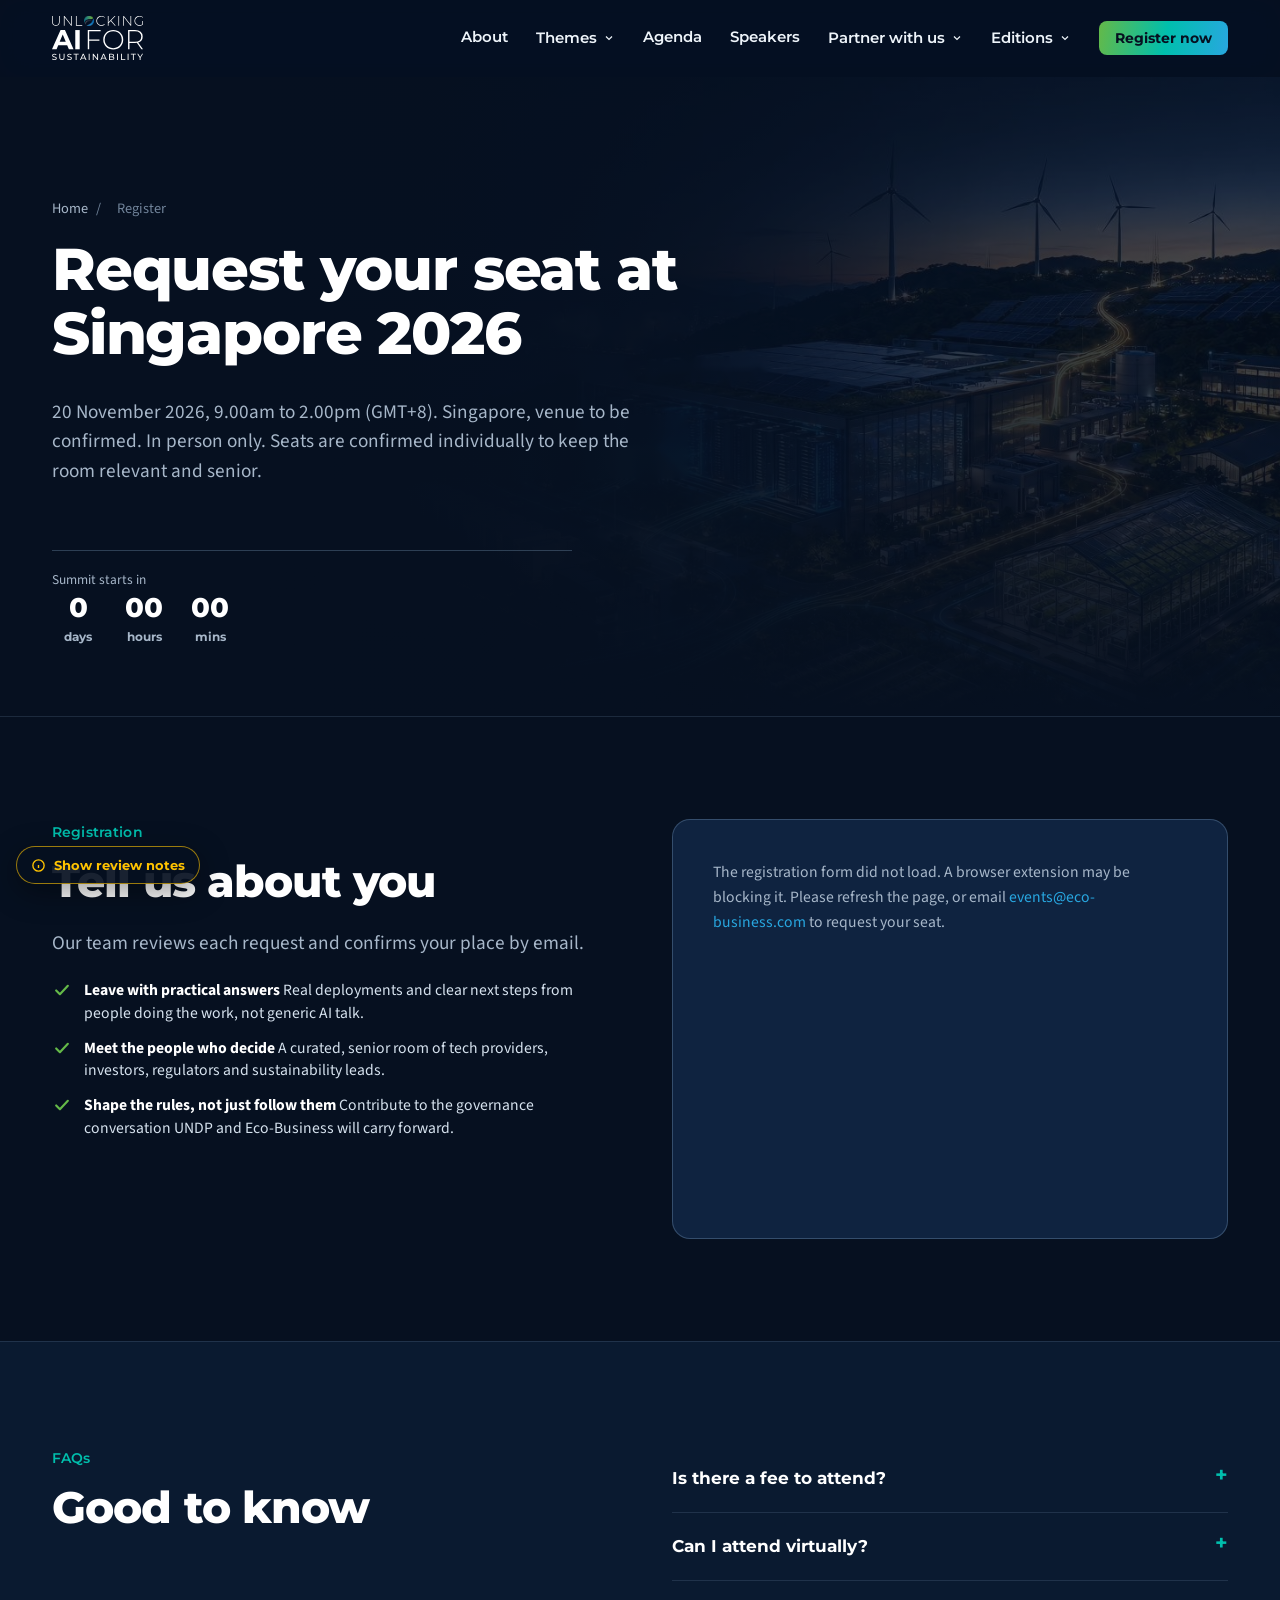
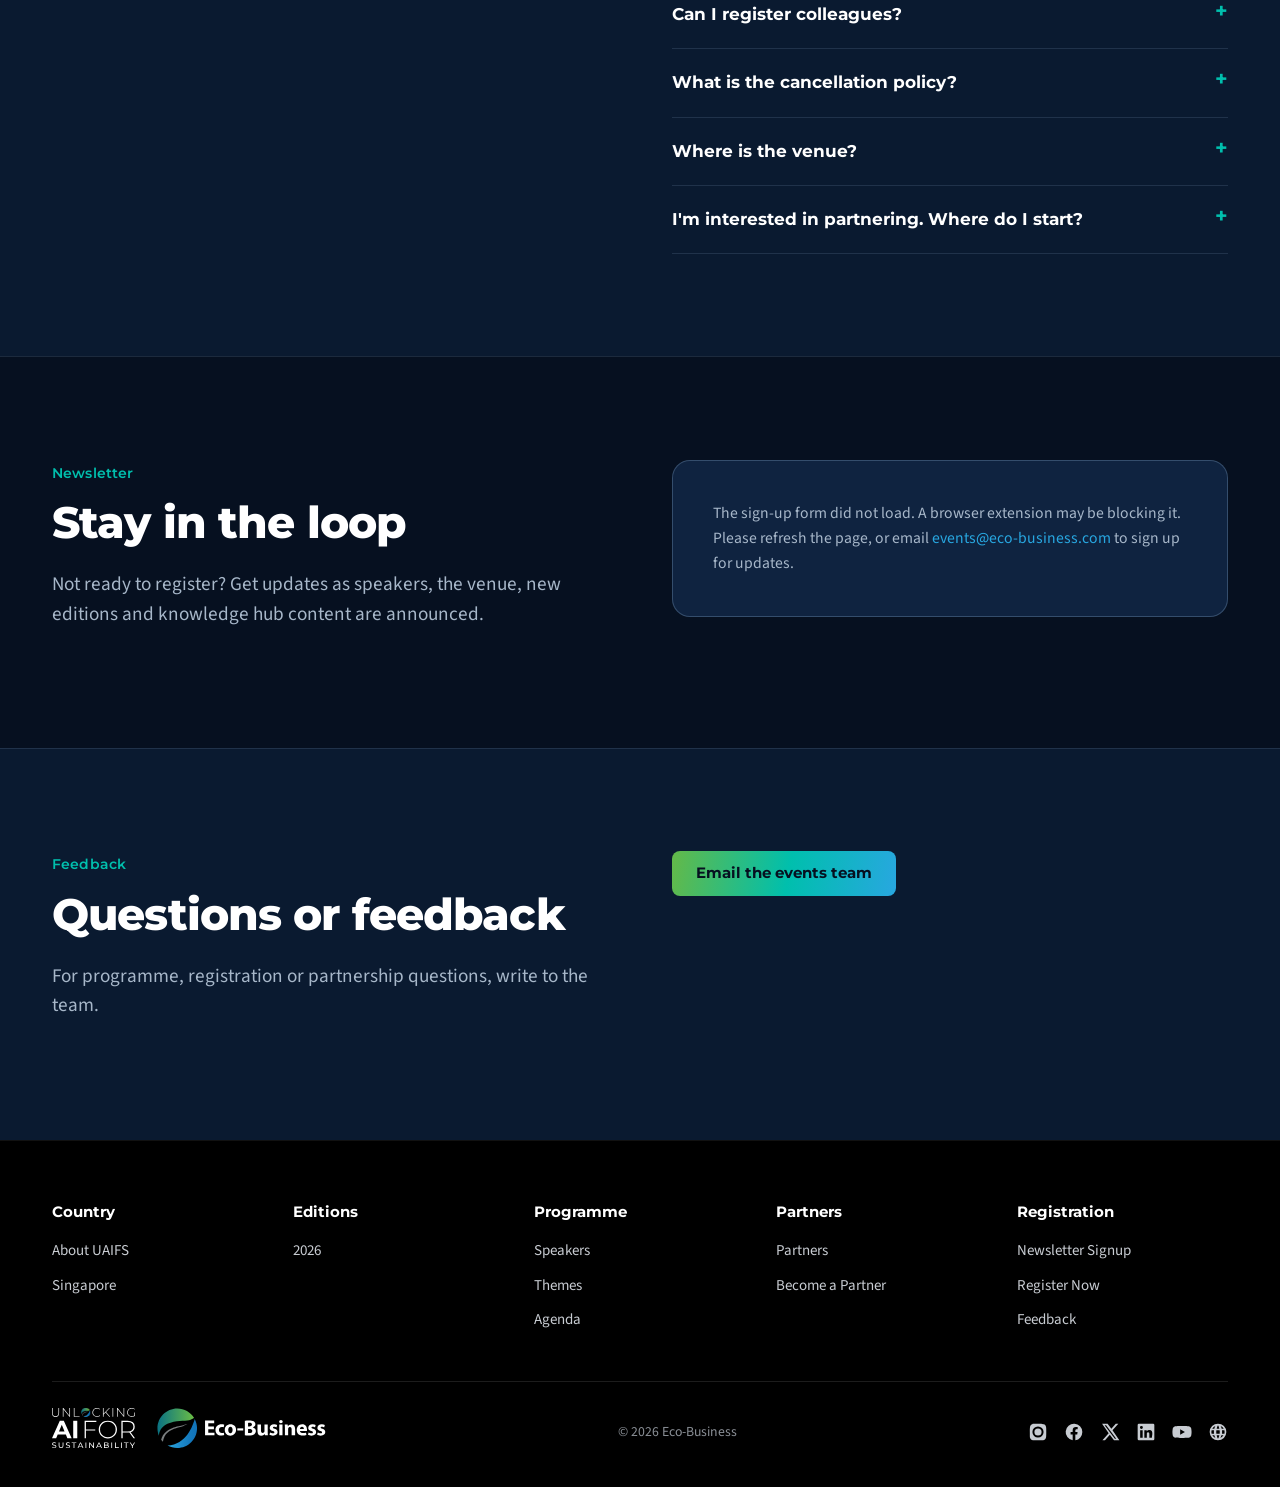
<file: site/register.html>
<!DOCTYPE html>
<html lang="en-SG">
<head>
<meta charset="UTF-8">
<meta name="viewport" content="width=device-width, initial-scale=1, viewport-fit=cover">
<title>Register, 20 November 2026 | Unlocking AI for Sustainability</title>
<meta name="description" content="Register for Unlocking AI for Sustainability, 20 November 2026, Singapore. In person, curated for senior decision-makers.">
<link rel="canonical" href="https://www.unlockingaiforsustainability.com/register.html">
<meta property="og:site_name" content="Unlocking AI for Sustainability"><meta property="og:type" content="website"><meta property="og:url" content="https://www.unlockingaiforsustainability.com/register.html">
<meta property="og:title" content="Register, 20 November 2026 | Unlocking AI for Sustainability"><meta property="og:description" content="Register for Unlocking AI for Sustainability, 20 November 2026, Singapore. In person, curated for senior decision-makers."><meta property="og:image" content="https://www.unlockingaiforsustainability.com/assets/img/og-share-draft.jpg"><meta property="og:image:width" content="1200"><meta property="og:image:height" content="630">
<meta name="twitter:card" content="summary_large_image"><meta name="twitter:site" content="@ecobusinesscom">
<meta name="theme-color" content="#061020">
<script type="application/ld+json">[{"@context": "https://schema.org", "@type": "WebPage", "name": "Register, 20 November 2026 | Unlocking AI for Sustainability", "url": "https://www.unlockingaiforsustainability.com/register.html", "publisher": {"@type": "Organization", "name": "Eco-Business", "url": "https://www.eco-business.com/"}}, {"@context": "https://schema.org", "@type": "Event", "name": "Unlocking AI for Sustainability Summit 2026", "startDate": "2026-11-20T09:00:00+08:00", "endDate": "2026-11-20T14:00:00+08:00", "eventAttendanceMode": "https://schema.org/OfflineEventAttendanceMode", "eventStatus": "https://schema.org/EventScheduled", "location": {"@type": "Place", "name": "Singapore (venue to be confirmed)", "address": {"@type": "PostalAddress", "addressCountry": "SG"}}, "image": ["https://www.unlockingaiforsustainability.com/assets/img/kv-draft.jpg"], "description": "The inaugural Unlocking AI for Sustainability Summit, 20 November 2026 in Singapore. Organised by Eco-Business in partnership with UNDP. Register or become a partner.", "organizer": {"@type": "Organization", "name": "Eco-Business", "url": "https://www.eco-business.com/"}, "url": "https://www.unlockingaiforsustainability.com/edition-2026.html"}]</script>
<!-- Analytics: paste the Google Tag Manager (GA4) snippet here. The site pushes events to window.dataLayer (see README, Analytics plan). -->
<link rel="preconnect" href="https://fonts.googleapis.com"><link rel="preconnect" href="https://fonts.gstatic.com" crossorigin><link href="https://fonts.googleapis.com/css2?family=Montserrat:wght@500;600;700;800&family=Source+Sans+3:wght@400;600;700&display=swap" rel="stylesheet">
<link rel="icon" type="image/svg+xml" href="assets/img/favicon.svg">
<link rel="stylesheet" href="assets/css/style.css">
</head>
<body data-page-id="register">
<a class="skip" href="#main">Skip to content</a>
<header class="site-header">
  <div class="wrap">
    <a class="brand" href="index.html" aria-label="Unlocking AI for Sustainability home"><img src="assets/img/uaifs-logo-white.svg" alt="Unlocking AI for Sustainability" width="91" height="44"></a>
    <button class="nav-toggle" aria-label="Menu" aria-expanded="false" aria-controls="site-nav"><span></span><span></span><span></span></button>
    <nav class="nav" id="site-nav" aria-label="Main">
      <a href="about.html" data-nav="about">About</a>
      <div class="dd" data-nav="themes"><button type="button" aria-expanded="false">Themes <svg viewBox="0 0 24 24" fill="none" stroke="currentColor" stroke-width="2.4" aria-hidden="true"><path d="M6 9l6 6 6-6"/></svg></button>
        <div class="dd-menu"><a href="theme-infrastructure.html"><span class="ico" style="color:#28A7E0;background:color-mix(in srgb,#28A7E0 16%,transparent)"><svg viewBox="0 0 24 24" fill="none" stroke="currentColor" stroke-width="1.8" stroke-linecap="round" stroke-linejoin="round"><rect x="6" y="6" width="12" height="12" rx="2"/><rect x="9.5" y="9.5" width="5" height="5" rx="1"/><path d="M9 2v4M15 2v4M9 18v4M15 18v4M2 9h4M2 15h4M18 9h4M18 15h4"/></svg></span><span><strong>AI Infrastructure</strong><span>Sustainable AI infrastructure</span></span></a><a href="theme-climate-energy.html"><span class="ico" style="color:#64B948;background:color-mix(in srgb,#64B948 16%,transparent)"><svg viewBox="0 0 24 24" fill="none" stroke="currentColor" stroke-width="1.8" stroke-linecap="round" stroke-linejoin="round"><path d="M5 19c0-8 5-13 15-14-1 10-6 15-14 15"/><path d="M5 19l7-7"/><path d="M13 3l-2 4h3l-2 4"/></svg></span><span><strong>Climate &amp; Energy</strong><span>AI for climate, energy and environment</span></span></a><a href="theme-supply-chains.html"><span class="ico" style="color:#00BFAD;background:color-mix(in srgb,#00BFAD 16%,transparent)"><svg viewBox="0 0 24 24" fill="none" stroke="currentColor" stroke-width="1.8" stroke-linecap="round" stroke-linejoin="round"><circle cx="5" cy="6" r="2.2"/><circle cx="19" cy="6" r="2.2"/><circle cx="12" cy="18" r="2.2"/><path d="M7.2 6h9.6M6.2 8l4.6 8M17.8 8l-4.6 8"/></svg></span><span><strong>Supply Chains</strong><span>Supply chain resilience and operations optimisation</span></span></a><a href="theme-finance.html"><span class="ico" style="color:#FFC300;background:color-mix(in srgb,#FFC300 16%,transparent)"><svg viewBox="0 0 24 24" fill="none" stroke="currentColor" stroke-width="1.8" stroke-linecap="round" stroke-linejoin="round"><path d="M3 20h18"/><path d="M6 16v-4M11 16V8M16 16v-6"/><path d="M4 9l6-5 4 3 6-4"/></svg></span><span><strong>Finance &amp; Investment</strong><span>Finance and investments</span></span></a><a href="theme-responsible-ai.html"><span class="ico" style="color:#F15B29;background:color-mix(in srgb,#F15B29 16%,transparent)"><svg viewBox="0 0 24 24" fill="none" stroke="currentColor" stroke-width="1.8" stroke-linecap="round" stroke-linejoin="round"><path d="M12 3l8 3v6c0 4.5-3.4 8-8 9-4.6-1-8-4.5-8-9V6z"/><path d="M8.5 12l2.5 2.5 4.5-5"/></svg></span><span><strong>Responsible AI</strong><span>AI safety and governance, responsible AI</span></span></a><hr><a class="dd-all" href="themes.html">All themes and the knowledge hub</a></div></div>
      <a href="agenda.html" data-nav="agenda">Agenda</a>
      <a href="speakers.html" data-nav="speakers">Speakers</a>
      <div class="dd" data-nav="partners"><button type="button" aria-expanded="false">Partner with us <svg viewBox="0 0 24 24" fill="none" stroke="currentColor" stroke-width="2.4" aria-hidden="true"><path d="M6 9l6 6 6-6"/></svg></button>
        <div class="dd-menu" style="min-width:270px">
          <a href="partners.html#why" style="grid-template-columns:1fr"><span><strong>Why partner</strong><span>Audience, reach and results</span></span></a>
          <a href="partners.html#fit" style="grid-template-columns:1fr"><span><strong>Find your tier</strong><span>Match your goals to a package</span></span></a>
          <a href="partners.html#tiers" style="grid-template-columns:1fr"><span><strong>Tiers and benefits</strong><span>Compare what each tier includes</span></span></a>
          <a href="partners.html#current" style="grid-template-columns:1fr"><span><strong>Current partners</strong><span>By edition and tier</span></span></a>
          <hr><a class="dd-all" href="partners.html#become">Enquire about partnering</a>
        </div></div>
      <div class="dd" data-nav="editions"><button type="button" aria-expanded="false">Editions <svg viewBox="0 0 24 24" fill="none" stroke="currentColor" stroke-width="2.4" aria-hidden="true"><path d="M6 9l6 6 6-6"/></svg></button>
        <div class="dd-menu" style="min-width:240px">
          <a href="edition-2026.html" style="grid-template-columns:1fr"><span><strong>Singapore 2026</strong><span>Inaugural edition, 20 November</span></span></a>
          <a href="register.html#newsletter" style="grid-template-columns:1fr"><span><strong>Future editions</strong><span>Get notified when announced</span></span></a>
        </div></div>
      <a class="btn btn--primary btn--sm" href="register.html" data-track="nav_register">Register now</a>
    </nav>
  </div>
</header>
<main id="main"><section class="phero"><div class="phero__kv kvbg" aria-hidden="true"></div><div class="wrap">
  <nav class="crumbs" aria-label="Breadcrumb"><a href="index.html">Home</a><span aria-hidden="true">/</span><span aria-current="page">Register</span></nav><h1>Request your seat at Singapore 2026</h1><p class="lead">20 November 2026, 9.00am to 2.00pm (GMT+8). Singapore, venue to be confirmed. In person only. Seats are confirmed individually to keep the room relevant and senior.</p><div class="hero__bar" style="max-width:520px;grid-template-columns:1fr"><div style="justify-self:start;border:0"><dt>Summit starts in</dt><dd class="countdown" data-countdown></dd></div></div>
</div></section>
<section class="sec"><div class="wrap split">
  <div><span class="kicker">Registration</span><h2>Tell us about you</h2><p class="lead">Our team reviews each request and confirms your place by email.</p>
    <ul class="ticks" style="margin-top:20px"><li><svg viewBox="0 0 24 24" fill="none" stroke="currentColor" stroke-width="2.6" stroke-linecap="round" stroke-linejoin="round" aria-hidden="true"><path d="M5 12.5l4.5 4.5L19 7"/></svg><span><strong>Leave with practical answers</strong> Real deployments and clear next steps from people doing the work, not generic AI talk.</span></li><li><svg viewBox="0 0 24 24" fill="none" stroke="currentColor" stroke-width="2.6" stroke-linecap="round" stroke-linejoin="round" aria-hidden="true"><path d="M5 12.5l4.5 4.5L19 7"/></svg><span><strong>Meet the people who decide</strong> A curated, senior room of tech providers, investors, regulators and sustainability leads.</span></li><li><svg viewBox="0 0 24 24" fill="none" stroke="currentColor" stroke-width="2.6" stroke-linecap="round" stroke-linejoin="round" aria-hidden="true"><path d="M5 12.5l4.5 4.5L19 7"/></svg><span><strong>Shape the rules, not just follow them</strong> Contribute to the governance conversation UNDP and Eco-Business will carry forward.</span></li></ul>
    <div class="rnote"><strong>Review note:</strong> Registration now uses the Eco-Business <strong>HubSpot form</strong> (portal 20783472). Fields, consent wording, confirmation message and notifications are managed in HubSpot, not on the site. In this preview, external scripts are blocked, so the fallback message shows instead of the form; on the live site the form loads here.</div></div>
  <div class="panel hs-panel hs-panel--registration">
    <div id="hs-registration" class="hs-embed" data-hs-form="registration" aria-live="polite"><p class="hs-status">Loading the registration form…</p></div>
    <noscript><p class="hs-status">Please enable JavaScript to use this form, or email <a href="mailto:events@eco-business.com">events@eco-business.com</a>.</p></noscript>
    <script>
    (function () {
      var box = document.getElementById("hs-registration");
      function say(html) { var p = box.querySelector(".hs-status"); if (!p) { p = document.createElement("p"); p.className = "hs-status"; box.appendChild(p); } p.innerHTML = html; }
      function hasForm() { return !!box.querySelector("form, iframe"); }
      function fail() { if (!hasForm()) say("The registration form did not load. A browser extension may be blocking it. Please refresh the page, or email <a href=\"mailto:events@eco-business.com\">events@eco-business.com</a> to request your seat."); }
      function create() {
        if (!window.hbspt || !window.hbspt.forms) { fail(); return; }
        window.hbspt.forms.create({
          portalId: "20783472",
          formId: "684f4eef-fca1-4823-a24e-bab30e2a5ce8",
          region: "na1",
          target: "#hs-registration",
          onFormReady: function () {
            var p = box.querySelector(".hs-status"); if (p) p.remove();
            if (window.uaifsHsReady) window.uaifsHsReady("registration", box);
          },
          onFormSubmitted: function () {
            window.dataLayer = window.dataLayer || [];
            window.dataLayer.push({ event: "uaifs_form_submit", form: "registration", form_platform: "hubspot", page_id: document.body.getAttribute("data-page-id") || "" });
          }
        });
        setTimeout(function () { if (!hasForm()) say("Still loading. If the form does not appear, please refresh the page or email <a href=\"mailto:events@eco-business.com\">events@eco-business.com</a>."); }, 10000);
      }
      if (window.hbspt && window.hbspt.forms) { create(); return; }
      var s = document.querySelector('script[src="https://js.hsforms.net/forms/embed/v2.js"]');
      if (s && s.getAttribute("data-failed")) { fail(); return; }
      if (!s) {
        s = document.createElement("script"); s.src = "https://js.hsforms.net/forms/embed/v2.js"; s.charset = "utf-8"; s.async = true;
        s.addEventListener("error", function () { s.setAttribute("data-failed", "1"); });
        document.head.appendChild(s);
      }
      s.addEventListener("load", create);
      s.addEventListener("error", fail);
    })();
    </script>
  </div>
</div></section>
<section class="sec sec--deep"><div class="wrap split">
  <div><span class="kicker">FAQs</span><h2>Good to know</h2></div>
  <div class="faq">
    <details><summary>Is there a fee to attend?</summary><p>To be confirmed. Fee structure pending.</p></details>
    <details><summary>Can I attend virtually?</summary><p>No. The 2026 summit is in person only.</p></details>
    <details><summary>Can I register colleagues?</summary><p>To be confirmed. Group registration policy pending.</p></details>
    <details><summary>What is the cancellation policy?</summary><p>To be confirmed.</p></details>
    <details><summary>Where is the venue?</summary><p>In Singapore. The venue will be announced shortly and sent to all registered delegates.</p></details>
    <details><summary>I'm interested in partnering. Where do I start?</summary><p>See <a href="partners.html">Partner with us</a> to compare tiers, or send an enquiry directly.</p></details>
  </div>
</div></section>
<section class="sec" id="newsletter"><div class="wrap split">
  <div><span class="kicker">Newsletter</span><h2>Stay in the loop</h2><p class="lead">Not ready to register? Get updates as speakers, the venue, new editions and knowledge hub content are announced.</p></div>
  <div class="panel hs-panel hs-panel--newsletter">
    <div id="hs-newsletter" class="hs-embed" data-hs-form="newsletter" aria-live="polite"><p class="hs-status">Loading the sign-up form…</p></div>
    <noscript><p class="hs-status">Please enable JavaScript to use this form, or email <a href="mailto:events@eco-business.com">events@eco-business.com</a>.</p></noscript>
    <script>
    (function () {
      var box = document.getElementById("hs-newsletter");
      function say(html) { var p = box.querySelector(".hs-status"); if (!p) { p = document.createElement("p"); p.className = "hs-status"; box.appendChild(p); } p.innerHTML = html; }
      function hasForm() { return !!box.querySelector("form, iframe"); }
      function fail() { if (!hasForm()) say("The sign-up form did not load. A browser extension may be blocking it. Please refresh the page, or email <a href=\"mailto:events@eco-business.com\">events@eco-business.com</a> to sign up for updates."); }
      function create() {
        if (!window.hbspt || !window.hbspt.forms) { fail(); return; }
        window.hbspt.forms.create({
          portalId: "20783472",
          formId: "0550a53f-d0eb-428a-8254-efa0afd02b2a",
          region: "na1",
          target: "#hs-newsletter",
          onFormReady: function () {
            var p = box.querySelector(".hs-status"); if (p) p.remove();
            if (window.uaifsHsReady) window.uaifsHsReady("newsletter", box);
          },
          onFormSubmitted: function () {
            window.dataLayer = window.dataLayer || [];
            window.dataLayer.push({ event: "uaifs_form_submit", form: "newsletter", form_platform: "hubspot", page_id: document.body.getAttribute("data-page-id") || "" });
          }
        });
        setTimeout(function () { if (!hasForm()) say("Still loading. If the form does not appear, please refresh the page or email <a href=\"mailto:events@eco-business.com\">events@eco-business.com</a>."); }, 10000);
      }
      if (window.hbspt && window.hbspt.forms) { create(); return; }
      var s = document.querySelector('script[src="https://js.hsforms.net/forms/embed/v2.js"]');
      if (s && s.getAttribute("data-failed")) { fail(); return; }
      if (!s) {
        s = document.createElement("script"); s.src = "https://js.hsforms.net/forms/embed/v2.js"; s.charset = "utf-8"; s.async = true;
        s.addEventListener("error", function () { s.setAttribute("data-failed", "1"); });
        document.head.appendChild(s);
      }
      s.addEventListener("load", create);
      s.addEventListener("error", fail);
    })();
    </script>
  </div>
</div></section>
<section class="sec sec--deep" id="feedback"><div class="wrap split">
  <div><span class="kicker">Feedback</span><h2>Questions or feedback</h2><p class="lead">For programme, registration or partnership questions, write to the team.</p></div>
  <div><a class="btn btn--primary" href="mailto:events@eco-business.com" data-track="email_team">Email the events team</a><div class="rnote"><strong>Review note:</strong> Confirm the correct contact address. events@eco-business.com is a placeholder carried over from v2.</div></div>
</div></section></main>
<footer class="site-footer">
  <div class="wrap">
    <div class="f-cols">
      <div><h4>Country</h4><a href="about.html">About UAIFS</a><a href="edition-2026.html">Singapore</a></div>
      <div><h4>Editions</h4><a href="edition-2026.html">2026</a></div>
      <div><h4>Programme</h4><a href="speakers.html">Speakers</a><a href="themes.html">Themes</a><a href="agenda.html">Agenda</a></div>
      <div><h4>Partners</h4><a href="partners.html">Partners</a><a href="partners.html#become">Become a Partner</a></div>
      <div><h4>Registration</h4><a href="register.html#newsletter">Newsletter Signup</a><a href="register.html">Register Now</a><a href="register.html#feedback">Feedback</a></div>
    </div>
    <div class="f-bottom">
      <div class="logos"><a href="index.html"><img src="assets/img/uaifs-logo-white.svg" alt="Unlocking AI for Sustainability" width="83" height="40"></a><a href="https://www.eco-business.com/" target="_blank" rel="noopener"><img src="assets/img/eb-logo-white.svg" alt="Eco-Business" height="40"></a></div>
      <p class="copyright">&copy; 2026 Eco-Business</p>
      <div class="f-social"><a href="https://www.instagram.com/ecobusinesscom" aria-label="Instagram" target="_blank" rel="noopener"><svg viewBox="0 0 24 24"><path d="M12 2.2c3.2 0 3.6 0 4.9.1 1.2.1 1.8.3 2.2.4.6.2 1 .5 1.4.9.4.4.7.8.9 1.4.2.4.4 1 .4 2.2.1 1.3.1 1.7.1 4.9s0 3.6-.1 4.9c-.1 1.2-.3 1.8-.4 2.2-.2.6-.5 1-.9 1.4-.4.4-.8.7-1.4.9-.4.2-1 .4-2.2.4-1.3.1-1.7.1-4.9.1s-3.6 0-4.9-.1c-1.2-.1-1.8-.3-2.2-.4-.6-.2-1-.5-1.4-.9-.4-.4-.7-.8-.9-1.4-.2-.4-.4-1-.4-2.2C2.2 15.6 2.2 15.2 2.2 12s0-3.6.1-4.9c.1-1.2.3-1.8.4-2.2.2-.6.5-1 .9-1.4.4-.4.8-.7 1.4-.9.4-.2 1-.4 2.2-.4C8.4 2.2 8.8 2.2 12 2.2zm0 3.1a6.7 6.7 0 100 13.4 6.7 6.7 0 000-13.4zm0 11a4.3 4.3 0 110-8.6 4.3 4.3 0 010 8.6zm6.5-11.3a1.6 1.6 0 11-3.2 0 1.6 1.6 0 013.2 0z"/></svg></a><a href="https://www.facebook.com/EcoBusinessMedia/" aria-label="Facebook" target="_blank" rel="noopener"><svg viewBox="0 0 24 24"><path d="M22 12a10 10 0 10-11.6 9.9v-7H7.9V12h2.5V9.8c0-2.5 1.5-3.9 3.8-3.9 1.1 0 2.2.2 2.2.2v2.5h-1.2c-1.2 0-1.6.8-1.6 1.6V12h2.7l-.4 2.9h-2.3v7A10 10 0 0022 12z"/></svg></a><a href="https://twitter.com/ecobusinesscom" aria-label="X" target="_blank" rel="noopener"><svg viewBox="0 0 24 24"><path d="M18.9 2H22l-7 8 8.2 12h-6.4l-5-6.6L6 22H2.9l7.5-8.6L2.5 2h6.6l4.5 6zM17.8 20.1h1.7L7.3 3.8H5.5z"/></svg></a><a href="https://www.linkedin.com/company/eco-business" aria-label="LinkedIn" target="_blank" rel="noopener"><svg viewBox="0 0 24 24"><path d="M20.5 2h-17A1.5 1.5 0 002 3.5v17A1.5 1.5 0 003.5 22h17a1.5 1.5 0 001.5-1.5v-17A1.5 1.5 0 0020.5 2zM8 19H5v-9h3zM6.5 8.3a1.7 1.7 0 110-3.5 1.7 1.7 0 010 3.5zM19 19h-3v-4.4c0-1 0-2.4-1.5-2.4S13 13.4 13 14.5V19h-3v-9h2.9v1.2h.1a3.2 3.2 0 012.9-1.6c3.1 0 3.7 2 3.7 4.7z"/></svg></a><a href="https://www.youtube.com/channel/UCagZ0j4TiZ8l-eQ-i2KZlqA" aria-label="YouTube" target="_blank" rel="noopener"><svg viewBox="0 0 24 24"><path d="M23 7.5a3 3 0 00-2.1-2.1C19 4.9 12 4.9 12 4.9s-7 0-8.9.5A3 3 0 001 7.5 31 31 0 00.5 12 31 31 0 001 16.5a3 3 0 002.1 2.1c1.9.5 8.9.5 8.9.5s7 0 8.9-.5a3 3 0 002.1-2.1A31 31 0 0023.5 12 31 31 0 0023 7.5zM9.8 15.3V8.7l5.7 3.3z"/></svg></a><a href="https://www.eco-business.com/" aria-label="Eco-Business website" target="_blank" rel="noopener"><svg viewBox="0 0 24 24"><path d="M12 2a10 10 0 100 20 10 10 0 000-20zm6.9 6h-2.5a15.6 15.6 0 00-1.2-3.1A8 8 0 0118.9 8zM12 4c.7 1 1.3 2.3 1.6 4h-3.2C10.7 6.3 11.3 5 12 4zM4.3 14a7.9 7.9 0 010-4h2.9a17.6 17.6 0 000 4zm.8 2h2.5a15.6 15.6 0 001.2 3.1A8 8 0 015.1 16zm2.5-8H5.1a8 8 0 013.7-3.1A15.6 15.6 0 007.6 8zM12 20c-.7-1-1.3-2.3-1.6-4h3.2c-.3 1.7-.9 3-1.6 4zm2-6h-4a15.3 15.3 0 010-4h4a15.3 15.3 0 010 4zm.9 5.1a15.6 15.6 0 001.2-3.1h2.5a8 8 0 01-3.7 3.1zM16.8 14a17.6 17.6 0 000-4h2.9a7.9 7.9 0 010 4z"/></svg></a></div>
    </div>
  </div>
</footer>
<button class="notes-toggle" type="button" aria-pressed="false"><svg viewBox="0 0 24 24" width="15" height="15" fill="none" stroke="currentColor" stroke-width="2.2"><circle cx="12" cy="12" r="9"/><path d="M12 11v5M12 8h.01"/></svg> Show review notes</button>
<script src="assets/js/main.js"></script>
</body>
</html>
</file>
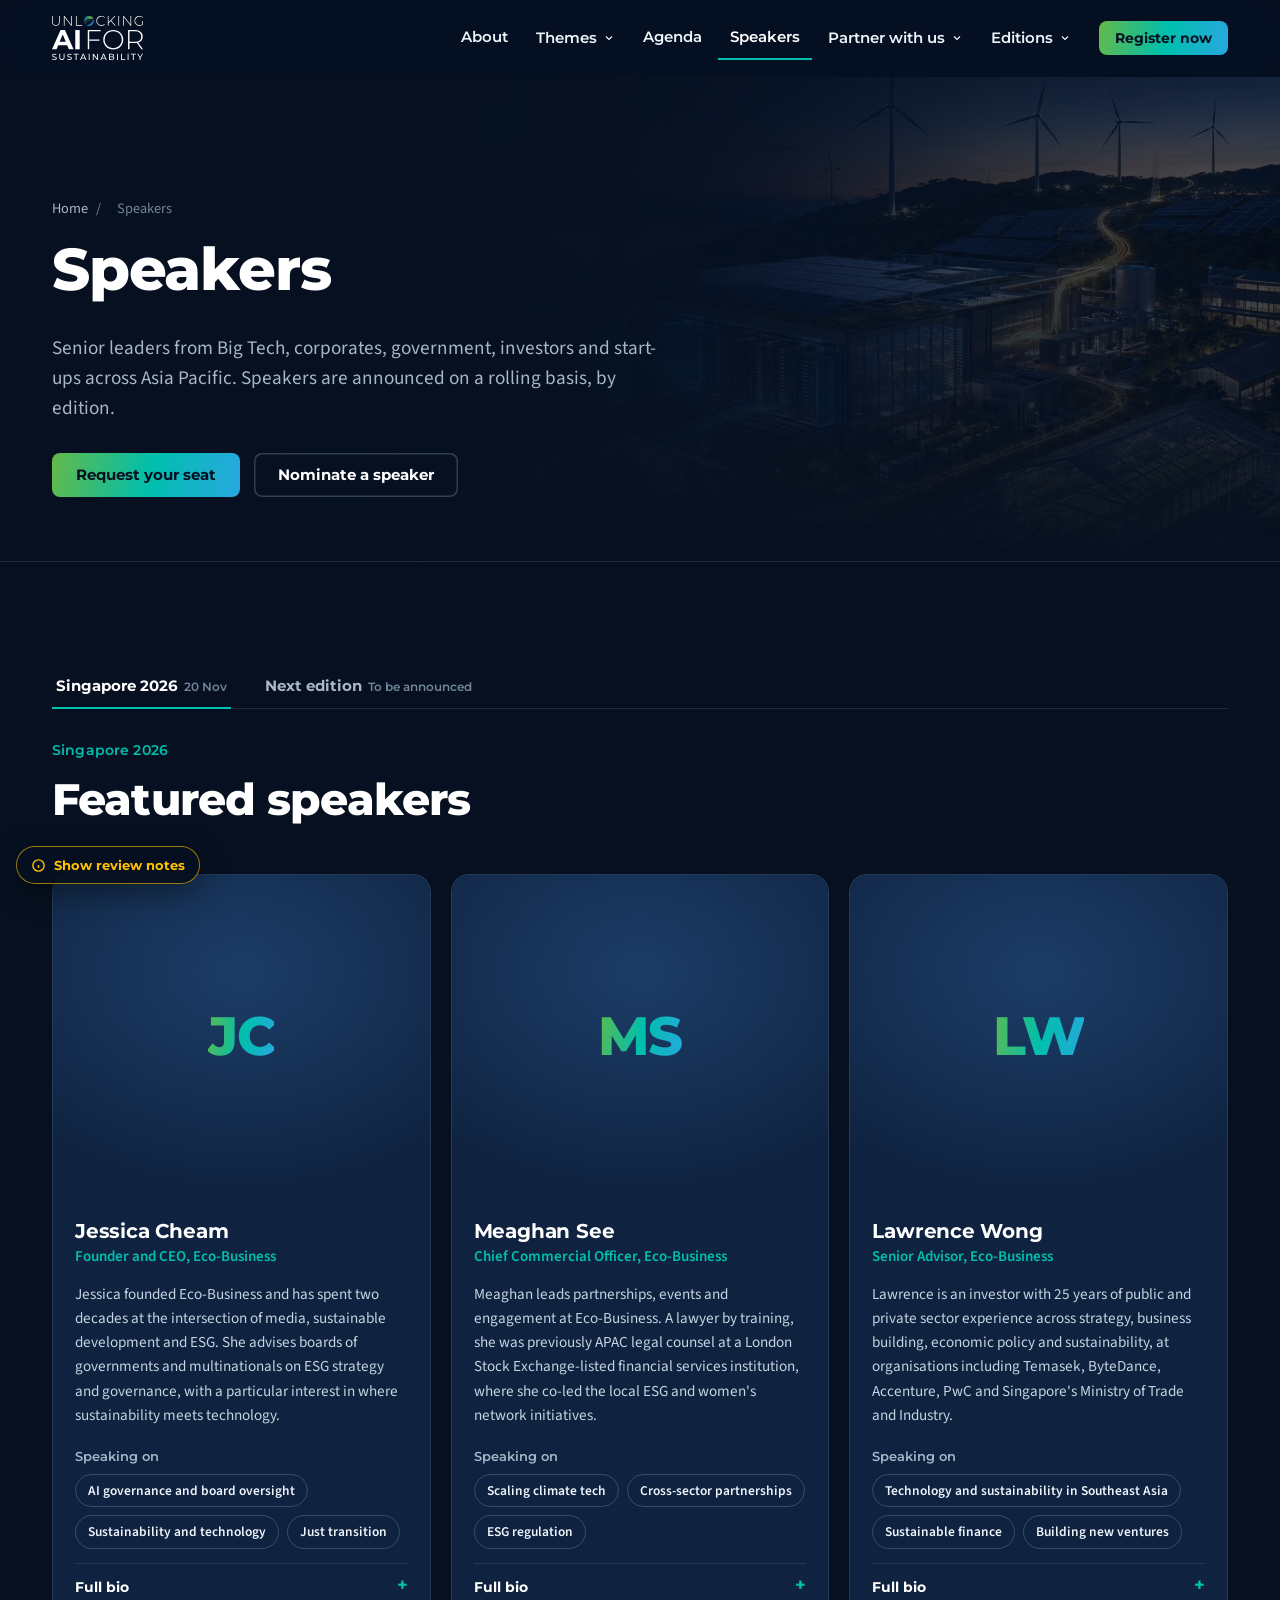
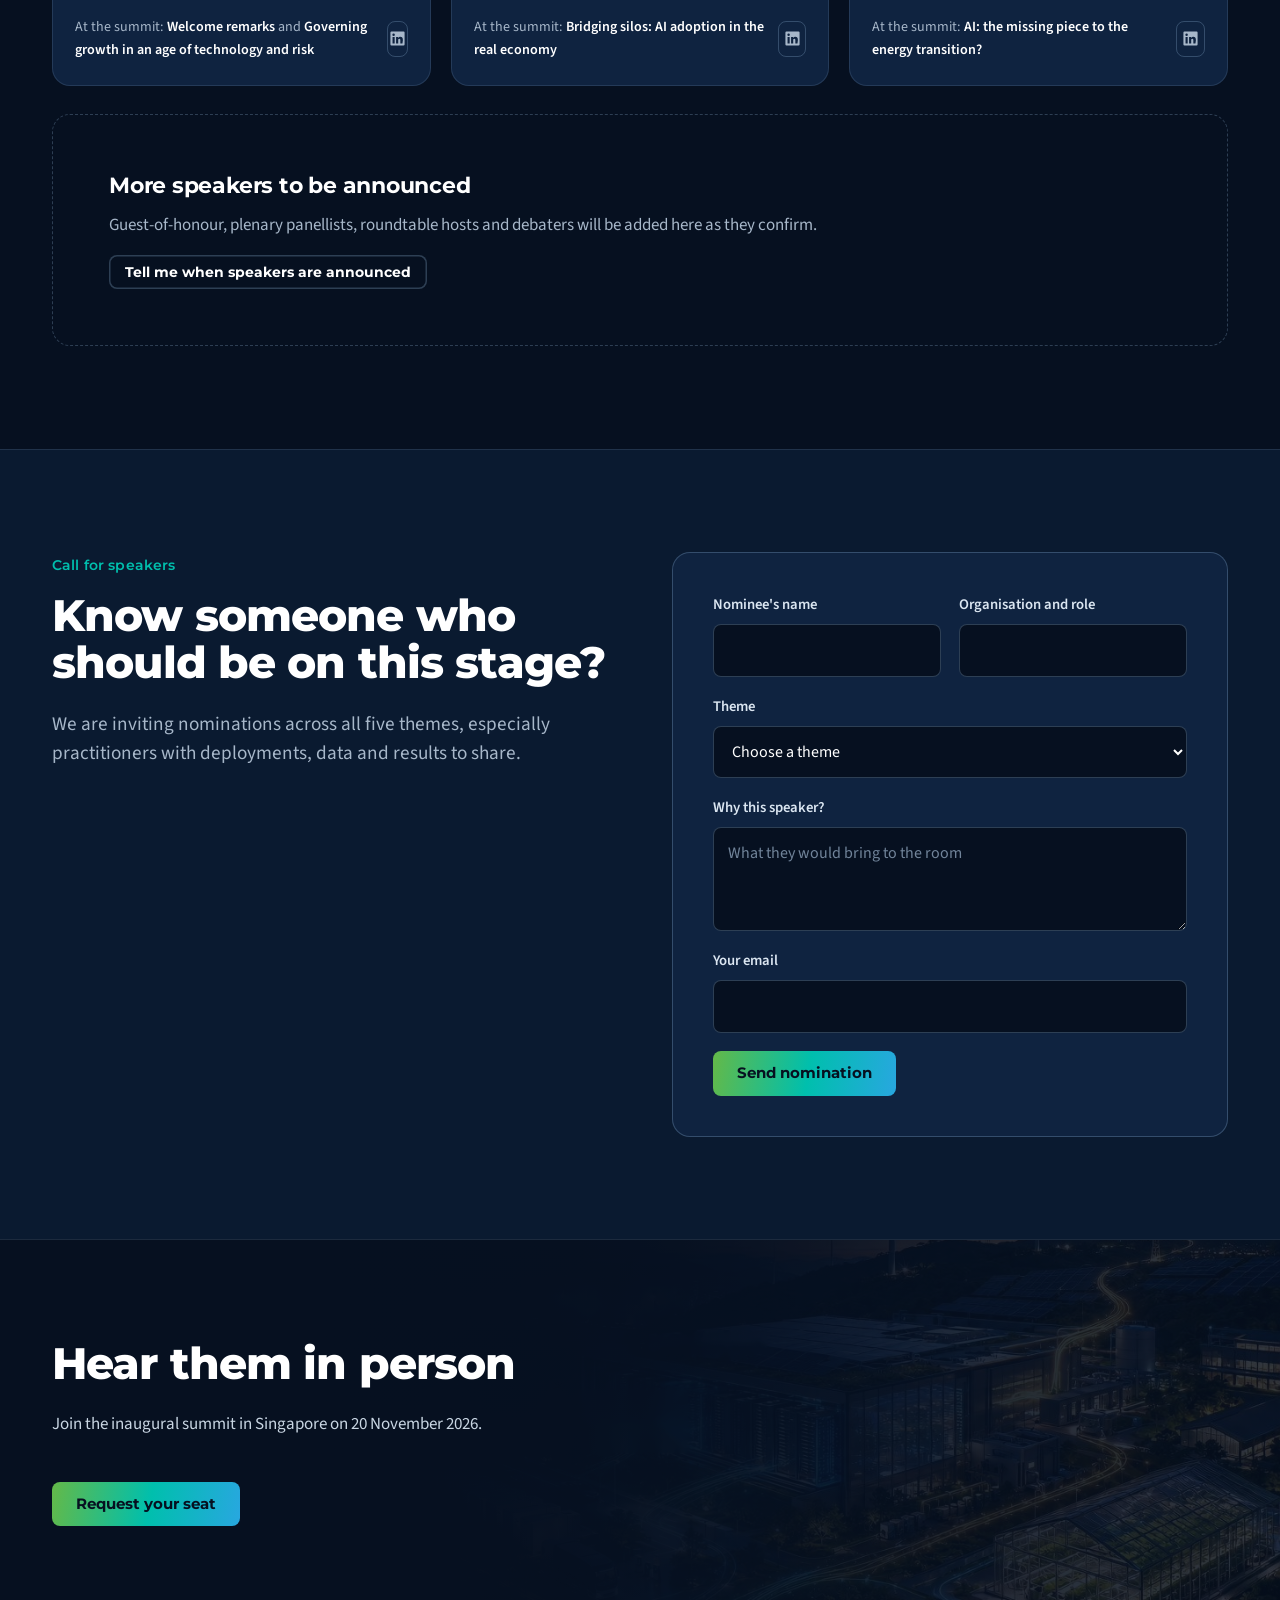
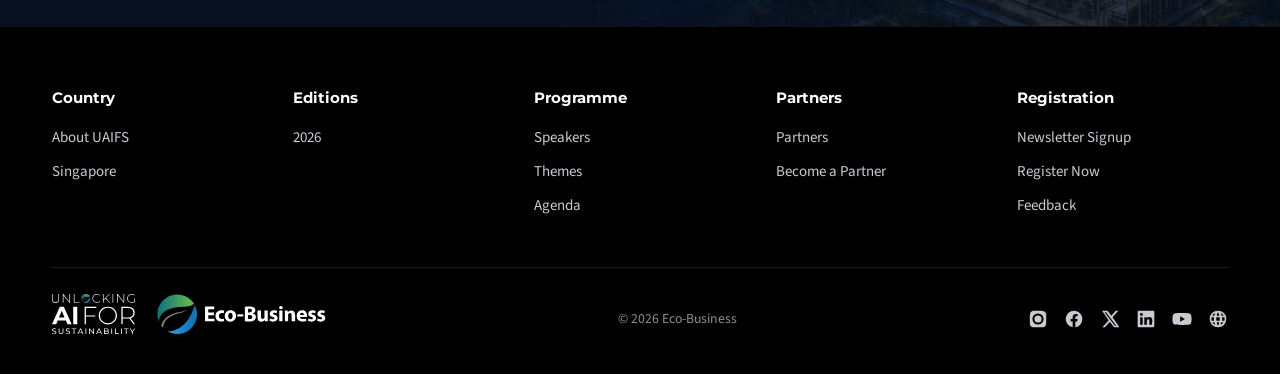
<file: site/speakers.html>
<!DOCTYPE html>
<html lang="en-SG">
<head>
<meta charset="UTF-8">
<meta name="viewport" content="width=device-width, initial-scale=1, viewport-fit=cover">
<title>Speakers | Unlocking AI for Sustainability 2026</title>
<meta name="description" content="Speakers at Unlocking AI for Sustainability 2026, including Eco-Business&#x27;s Jessica Cheam, Meaghan See and Lawrence Wong. Nominate a speaker.">
<link rel="canonical" href="https://www.unlockingaiforsustainability.com/speakers.html">
<meta property="og:site_name" content="Unlocking AI for Sustainability"><meta property="og:type" content="website"><meta property="og:url" content="https://www.unlockingaiforsustainability.com/speakers.html">
<meta property="og:title" content="Speakers | Unlocking AI for Sustainability 2026"><meta property="og:description" content="Speakers at Unlocking AI for Sustainability 2026, including Eco-Business&#x27;s Jessica Cheam, Meaghan See and Lawrence Wong. Nominate a speaker."><meta property="og:image" content="https://www.unlockingaiforsustainability.com/assets/img/og-share-draft.jpg"><meta property="og:image:width" content="1200"><meta property="og:image:height" content="630">
<meta name="twitter:card" content="summary_large_image"><meta name="twitter:site" content="@ecobusinesscom">
<meta name="theme-color" content="#061020">
<script type="application/ld+json">[{"@context": "https://schema.org", "@type": "WebPage", "name": "Speakers | Unlocking AI for Sustainability 2026", "url": "https://www.unlockingaiforsustainability.com/speakers.html", "publisher": {"@type": "Organization", "name": "Eco-Business", "url": "https://www.eco-business.com/"}}]</script>
<!-- Analytics: paste the Google Tag Manager (GA4) snippet here. The site pushes events to window.dataLayer (see README, Analytics plan). -->
<link rel="preconnect" href="https://fonts.googleapis.com"><link rel="preconnect" href="https://fonts.gstatic.com" crossorigin><link href="https://fonts.googleapis.com/css2?family=Montserrat:wght@500;600;700;800&family=Source+Sans+3:wght@400;600;700&display=swap" rel="stylesheet">
<link rel="icon" type="image/svg+xml" href="assets/img/favicon.svg">
<link rel="stylesheet" href="assets/css/style.css">
</head>
<body data-page-id="speakers">
<a class="skip" href="#main">Skip to content</a>
<header class="site-header">
  <div class="wrap">
    <a class="brand" href="index.html" aria-label="Unlocking AI for Sustainability home"><img src="assets/img/uaifs-logo-white.svg" alt="Unlocking AI for Sustainability" width="91" height="44"></a>
    <button class="nav-toggle" aria-label="Menu" aria-expanded="false" aria-controls="site-nav"><span></span><span></span><span></span></button>
    <nav class="nav" id="site-nav" aria-label="Main">
      <a href="about.html" data-nav="about">About</a>
      <div class="dd" data-nav="themes"><button type="button" aria-expanded="false">Themes <svg viewBox="0 0 24 24" fill="none" stroke="currentColor" stroke-width="2.4" aria-hidden="true"><path d="M6 9l6 6 6-6"/></svg></button>
        <div class="dd-menu"><a href="theme-infrastructure.html"><span class="ico" style="color:#28A7E0;background:color-mix(in srgb,#28A7E0 16%,transparent)"><svg viewBox="0 0 24 24" fill="none" stroke="currentColor" stroke-width="1.8" stroke-linecap="round" stroke-linejoin="round"><rect x="6" y="6" width="12" height="12" rx="2"/><rect x="9.5" y="9.5" width="5" height="5" rx="1"/><path d="M9 2v4M15 2v4M9 18v4M15 18v4M2 9h4M2 15h4M18 9h4M18 15h4"/></svg></span><span><strong>AI Infrastructure</strong><span>Sustainable AI infrastructure</span></span></a><a href="theme-climate-energy.html"><span class="ico" style="color:#64B948;background:color-mix(in srgb,#64B948 16%,transparent)"><svg viewBox="0 0 24 24" fill="none" stroke="currentColor" stroke-width="1.8" stroke-linecap="round" stroke-linejoin="round"><path d="M5 19c0-8 5-13 15-14-1 10-6 15-14 15"/><path d="M5 19l7-7"/><path d="M13 3l-2 4h3l-2 4"/></svg></span><span><strong>Climate &amp; Energy</strong><span>AI for climate, energy and environment</span></span></a><a href="theme-supply-chains.html"><span class="ico" style="color:#00BFAD;background:color-mix(in srgb,#00BFAD 16%,transparent)"><svg viewBox="0 0 24 24" fill="none" stroke="currentColor" stroke-width="1.8" stroke-linecap="round" stroke-linejoin="round"><circle cx="5" cy="6" r="2.2"/><circle cx="19" cy="6" r="2.2"/><circle cx="12" cy="18" r="2.2"/><path d="M7.2 6h9.6M6.2 8l4.6 8M17.8 8l-4.6 8"/></svg></span><span><strong>Supply Chains</strong><span>Supply chain resilience and operations optimisation</span></span></a><a href="theme-finance.html"><span class="ico" style="color:#FFC300;background:color-mix(in srgb,#FFC300 16%,transparent)"><svg viewBox="0 0 24 24" fill="none" stroke="currentColor" stroke-width="1.8" stroke-linecap="round" stroke-linejoin="round"><path d="M3 20h18"/><path d="M6 16v-4M11 16V8M16 16v-6"/><path d="M4 9l6-5 4 3 6-4"/></svg></span><span><strong>Finance &amp; Investment</strong><span>Finance and investments</span></span></a><a href="theme-responsible-ai.html"><span class="ico" style="color:#F15B29;background:color-mix(in srgb,#F15B29 16%,transparent)"><svg viewBox="0 0 24 24" fill="none" stroke="currentColor" stroke-width="1.8" stroke-linecap="round" stroke-linejoin="round"><path d="M12 3l8 3v6c0 4.5-3.4 8-8 9-4.6-1-8-4.5-8-9V6z"/><path d="M8.5 12l2.5 2.5 4.5-5"/></svg></span><span><strong>Responsible AI</strong><span>AI safety and governance, responsible AI</span></span></a><hr><a class="dd-all" href="themes.html">All themes and the knowledge hub</a></div></div>
      <a href="agenda.html" data-nav="agenda">Agenda</a>
      <a href="speakers.html" data-nav="speakers" class="is-active" aria-current="page">Speakers</a>
      <div class="dd" data-nav="partners"><button type="button" aria-expanded="false">Partner with us <svg viewBox="0 0 24 24" fill="none" stroke="currentColor" stroke-width="2.4" aria-hidden="true"><path d="M6 9l6 6 6-6"/></svg></button>
        <div class="dd-menu" style="min-width:270px">
          <a href="partners.html#why" style="grid-template-columns:1fr"><span><strong>Why partner</strong><span>Audience, reach and results</span></span></a>
          <a href="partners.html#fit" style="grid-template-columns:1fr"><span><strong>Find your tier</strong><span>Match your goals to a package</span></span></a>
          <a href="partners.html#tiers" style="grid-template-columns:1fr"><span><strong>Tiers and benefits</strong><span>Compare what each tier includes</span></span></a>
          <a href="partners.html#current" style="grid-template-columns:1fr"><span><strong>Current partners</strong><span>By edition and tier</span></span></a>
          <hr><a class="dd-all" href="partners.html#become">Enquire about partnering</a>
        </div></div>
      <div class="dd" data-nav="editions"><button type="button" aria-expanded="false">Editions <svg viewBox="0 0 24 24" fill="none" stroke="currentColor" stroke-width="2.4" aria-hidden="true"><path d="M6 9l6 6 6-6"/></svg></button>
        <div class="dd-menu" style="min-width:240px">
          <a href="edition-2026.html" style="grid-template-columns:1fr"><span><strong>Singapore 2026</strong><span>Inaugural edition, 20 November</span></span></a>
          <a href="register.html#newsletter" style="grid-template-columns:1fr"><span><strong>Future editions</strong><span>Get notified when announced</span></span></a>
        </div></div>
      <a class="btn btn--primary btn--sm" href="register.html" data-track="nav_register">Register now</a>
    </nav>
  </div>
</header>
<main id="main"><section class="phero"><div class="phero__kv kvbg" aria-hidden="true"></div><div class="wrap">
  <nav class="crumbs" aria-label="Breadcrumb"><a href="index.html">Home</a><span aria-hidden="true">/</span><span aria-current="page">Speakers</span></nav><h1>Speakers</h1><p class="lead">Senior leaders from Big Tech, corporates, government, investors and start-ups across Asia Pacific. Speakers are announced on a rolling basis, by edition.</p><div class="hero__cta"><a class="btn btn--primary" href="register.html">Request your seat</a><a class="btn btn--ghost" href="speakers.html#nominate">Nominate a speaker</a></div>
</div></section>
<section class="sec"><div class="wrap">
  <div class="ed-tabs" role="tablist" data-group="spk" aria-label="Edition">
  <button role="tab" aria-selected="true" data-ed="sg2026">Singapore 2026<small>20 Nov</small></button>
  <button role="tab" aria-selected="false" data-ed="next">Next edition<small>To be announced</small></button>
</div>
  <div class="ed-panel" data-ed-panel="sg2026" data-group="spk">
    <div class="head"><span class="kicker">Singapore 2026</span><h2>Featured speakers</h2></div>
    <div class="spk3"><article class="spk" id="spk-jessica">
  <div class="spk__ph"><span class="spk__mono">JC</span><img data-photo src="https://cdn.prod.website-files.com/649e7c0ec962420345df0a3b/6a7bf2eb061521022ce4d22f_Jessica%20Cheam.png" alt="Portrait of Jessica Cheam" loading="lazy"></div>
  <div class="spk__b">
    <h3>Jessica Cheam</h3><div class="spk__role">Founder and CEO, Eco-Business</div>
    <p>Jessica founded Eco-Business and has spent two decades at the intersection of media, sustainable development and ESG. She advises boards of governments and multinationals on ESG strategy and governance, with a particular interest in where sustainability meets technology.</p>
    <h4>Speaking on</h4><div class="chips"><span class="chip">AI governance and board oversight</span><span class="chip">Sustainability and technology</span><span class="chip">Just transition</span></div>
    <details><summary>Full bio</summary><p>She is an independent non-executive director of Wilmar International and ComfortDelGro, where she chairs the Board Sustainability Committee and sits on the Digitalisation Committee. A former political correspondent at The Straits Times, she manages The Liveability Challenge, is the author of Forging a Greener Tomorrow, holds INSEAD&#x27;s Certificate in Corporate Governance, and regularly speaks at forums including the World Economic Forum&#x27;s Annual Meeting in Davos.</p></details>
    <div class="spk__foot"><span class="spk-sessions">At the summit: <a href="agenda.html#s-welcome">Welcome remarks</a> and <a href="agenda.html#s-fireside">Governing growth in an age of technology and risk</a></span><a class="li" href="https://www.linkedin.com/in/jessicacheam/" target="_blank" rel="noopener" aria-label="Jessica Cheam on LinkedIn"><svg viewBox="0 0 24 24"><path d="M20.5 2h-17A1.5 1.5 0 002 3.5v17A1.5 1.5 0 003.5 22h17a1.5 1.5 0 001.5-1.5v-17A1.5 1.5 0 0020.5 2zM8 19H5v-9h3zM6.5 8.3a1.7 1.7 0 110-3.5 1.7 1.7 0 010 3.5zM19 19h-3v-4.4c0-1 0-2.4-1.5-2.4S13 13.4 13 14.5V19h-3v-9h2.9v1.2h.1a3.2 3.2 0 012.9-1.6c3.1 0 3.7 2 3.7 4.7z"/></svg></a></div>
  </div>
</article><article class="spk" id="spk-meaghan">
  <div class="spk__ph"><span class="spk__mono">MS</span><img data-photo src="https://cdn.prod.website-files.com/649e7c0ec962420345df0a3b/6a7bf27f57b7fe34b681003f_Meaghan%20See.png" alt="Portrait of Meaghan See" loading="lazy"></div>
  <div class="spk__b">
    <h3>Meaghan See</h3><div class="spk__role">Chief Commercial Officer, Eco-Business</div>
    <p>Meaghan leads partnerships, events and engagement at Eco-Business. A lawyer by training, she was previously APAC legal counsel at a London Stock Exchange-listed financial services institution, where she co-led the local ESG and women&#x27;s network initiatives.</p>
    <h4>Speaking on</h4><div class="chips"><span class="chip">Scaling climate tech</span><span class="chip">Cross-sector partnerships</span><span class="chip">ESG regulation</span></div>
    <details><summary>Full bio</summary><p>She holds a Bachelor of Laws from Singapore Management University and a Master of Laws from the University of California, Berkeley, specialising in environmental law and clean energy and technology, and has passed the bar in Singapore and California. At Unlocking Capital for Sustainability she has moderated sessions on climate tech, transition finance and ESG ratings.</p></details>
    <div class="spk__foot"><span class="spk-sessions">At the summit: <a href="agenda.html#s-roundtable">Bridging silos: AI adoption in the real economy</a></span><a class="li" href="https://www.linkedin.com/in/meaghan-see-aa5b7b18/" target="_blank" rel="noopener" aria-label="Meaghan See on LinkedIn"><svg viewBox="0 0 24 24"><path d="M20.5 2h-17A1.5 1.5 0 002 3.5v17A1.5 1.5 0 003.5 22h17a1.5 1.5 0 001.5-1.5v-17A1.5 1.5 0 0020.5 2zM8 19H5v-9h3zM6.5 8.3a1.7 1.7 0 110-3.5 1.7 1.7 0 010 3.5zM19 19h-3v-4.4c0-1 0-2.4-1.5-2.4S13 13.4 13 14.5V19h-3v-9h2.9v1.2h.1a3.2 3.2 0 012.9-1.6c3.1 0 3.7 2 3.7 4.7z"/></svg></a></div>
  </div>
</article><article class="spk" id="spk-lawrence">
  <div class="spk__ph"><span class="spk__mono">LW</span><img data-photo src="https://cdn.prod.website-files.com/649e7c0ec962420345df0a3b/6a7da5600046e8df0a091f42_Lawrence%20Wong.png" alt="Portrait of Lawrence Wong" loading="lazy"></div>
  <div class="spk__b">
    <h3>Lawrence Wong</h3><div class="spk__role">Senior Advisor, Eco-Business</div>
    <p>Lawrence is an investor with 25 years of public and private sector experience across strategy, business building, economic policy and sustainability, at organisations including Temasek, ByteDance, Accenture, PwC and Singapore&#x27;s Ministry of Trade and Industry.</p>
    <h4>Speaking on</h4><div class="chips"><span class="chip">Technology and sustainability in Southeast Asia</span><span class="chip">Sustainable finance</span><span class="chip">Building new ventures</span></div>
    <details><summary>Full bio</summary><p>Early in his career he founded a design start-up selling lifestyle products made from upcycled materials to Asia, Europe and the US. He works at the intersection of business, technology and sustainability to create triple-bottom-line impact, and moderated the nature-risk plenary at Unlocking Capital for Sustainability Singapore 2026.</p></details>
    <div class="spk__foot"><span class="spk-sessions">At the summit: <a href="agenda.html#s-plenary">AI: the missing piece to the energy transition?</a></span><a class="li" href="https://www.linkedin.com/in/lawrencewongch/" target="_blank" rel="noopener" aria-label="Lawrence Wong on LinkedIn"><svg viewBox="0 0 24 24"><path d="M20.5 2h-17A1.5 1.5 0 002 3.5v17A1.5 1.5 0 003.5 22h17a1.5 1.5 0 001.5-1.5v-17A1.5 1.5 0 0020.5 2zM8 19H5v-9h3zM6.5 8.3a1.7 1.7 0 110-3.5 1.7 1.7 0 010 3.5zM19 19h-3v-4.4c0-1 0-2.4-1.5-2.4S13 13.4 13 14.5V19h-3v-9h2.9v1.2h.1a3.2 3.2 0 012.9-1.6c3.1 0 3.7 2 3.7 4.7z"/></svg></a></div>
  </div>
</article></div>
    <div class="rnote"><strong>Review note:</strong> Bios are adapted from the speakers' UCFS profiles.</div>
    <div class="ed-empty" style="margin-top:28px;max-width:none"><h3>More speakers to be announced</h3><p class="muted" style="margin:0 0 16px">Guest-of-honour, plenary panellists, roundtable hosts and debaters will be added here as they confirm.</p><a class="btn btn--ghost btn--sm" href="register.html#newsletter">Tell me when speakers are announced</a></div>
  </div>
  <div class="ed-panel" data-ed-panel="next" data-group="spk" hidden><div class="ed-empty">
  <h3>The next edition's speakers will appear here</h3>
  <p class="muted">UAIFS is built to run across markets and years, like its sister summit Unlocking Capital for Sustainability. When the next edition is confirmed, its speakers will be published under its own tab.</p>
  <div class="sec-cta"><a class="btn btn--primary" href="register.html#newsletter">Get notified</a><a class="btn btn--ghost" href="partners.html#become">Host an edition in your market</a></div>
</div></div>
</div></section>
<section class="sec sec--deep" id="nominate"><div class="wrap split">
  <div><span class="kicker">Call for speakers</span><h2>Know someone who should be on this stage?</h2><p class="lead">We are inviting nominations across all five themes, especially practitioners with deployments, data and results to share.</p></div>
  <div class="panel"><form class="form" data-demo data-form="speaker_nomination">
    <div class="row-2"><div class="field"><label for="n-name">Nominee's name</label><input id="n-name" required></div><div class="field"><label for="n-org">Organisation and role</label><input id="n-org"></div></div>
    <div class="field"><label for="n-theme">Theme</label><select id="n-theme"><option value="">Choose a theme</option><option>AI Infrastructure</option><option>Climate &amp; Energy</option><option>Supply Chains</option><option>Finance &amp; Investment</option><option>Responsible AI</option></select></div>
    <div class="field"><label for="n-why">Why this speaker?</label><textarea id="n-why" rows="3" placeholder="What they would bring to the room"></textarea></div>
    <div class="field"><label for="n-email">Your email</label><input id="n-email" type="email" required></div>
    <input type="hidden" name="utm_source" data-utm="utm_source"><input type="hidden" name="utm_medium" data-utm="utm_medium"><input type="hidden" name="utm_campaign" data-utm="utm_campaign"><input type="hidden" name="utm_content" data-utm="utm_content">
    <button class="btn btn--primary" type="submit">Send nomination</button>
    <p class="form-note" hidden>Nomination sent. Our programme team will review it. (Demo form: connect to the CRM before launch.)</p>
  </form></div>
</div></section>
<section class="cta" aria-label="Call to action"><div class="cta__kv kvbg" aria-hidden="true"></div><div class="wrap">
  <h2>Hear them in person</h2><p>Join the inaugural summit in Singapore on 20 November 2026.</p>
  <div class="sec-cta"><a class="btn btn--primary" href="register.html">Request your seat</a></div>
</div></section></main>
<footer class="site-footer">
  <div class="wrap">
    <div class="f-cols">
      <div><h4>Country</h4><a href="about.html">About UAIFS</a><a href="edition-2026.html">Singapore</a></div>
      <div><h4>Editions</h4><a href="edition-2026.html">2026</a></div>
      <div><h4>Programme</h4><a href="speakers.html">Speakers</a><a href="themes.html">Themes</a><a href="agenda.html">Agenda</a></div>
      <div><h4>Partners</h4><a href="partners.html">Partners</a><a href="partners.html#become">Become a Partner</a></div>
      <div><h4>Registration</h4><a href="register.html#newsletter">Newsletter Signup</a><a href="register.html">Register Now</a><a href="register.html#feedback">Feedback</a></div>
    </div>
    <div class="f-bottom">
      <div class="logos"><a href="index.html"><img src="assets/img/uaifs-logo-white.svg" alt="Unlocking AI for Sustainability" width="83" height="40"></a><a href="https://www.eco-business.com/" target="_blank" rel="noopener"><img src="assets/img/eb-logo-white.svg" alt="Eco-Business" height="40"></a></div>
      <p class="copyright">&copy; 2026 Eco-Business</p>
      <div class="f-social"><a href="https://www.instagram.com/ecobusinesscom" aria-label="Instagram" target="_blank" rel="noopener"><svg viewBox="0 0 24 24"><path d="M12 2.2c3.2 0 3.6 0 4.9.1 1.2.1 1.8.3 2.2.4.6.2 1 .5 1.4.9.4.4.7.8.9 1.4.2.4.4 1 .4 2.2.1 1.3.1 1.7.1 4.9s0 3.6-.1 4.9c-.1 1.2-.3 1.8-.4 2.2-.2.6-.5 1-.9 1.4-.4.4-.8.7-1.4.9-.4.2-1 .4-2.2.4-1.3.1-1.7.1-4.9.1s-3.6 0-4.9-.1c-1.2-.1-1.8-.3-2.2-.4-.6-.2-1-.5-1.4-.9-.4-.4-.7-.8-.9-1.4-.2-.4-.4-1-.4-2.2C2.2 15.6 2.2 15.2 2.2 12s0-3.6.1-4.9c.1-1.2.3-1.8.4-2.2.2-.6.5-1 .9-1.4.4-.4.8-.7 1.4-.9.4-.2 1-.4 2.2-.4C8.4 2.2 8.8 2.2 12 2.2zm0 3.1a6.7 6.7 0 100 13.4 6.7 6.7 0 000-13.4zm0 11a4.3 4.3 0 110-8.6 4.3 4.3 0 010 8.6zm6.5-11.3a1.6 1.6 0 11-3.2 0 1.6 1.6 0 013.2 0z"/></svg></a><a href="https://www.facebook.com/EcoBusinessMedia/" aria-label="Facebook" target="_blank" rel="noopener"><svg viewBox="0 0 24 24"><path d="M22 12a10 10 0 10-11.6 9.9v-7H7.9V12h2.5V9.8c0-2.5 1.5-3.9 3.8-3.9 1.1 0 2.2.2 2.2.2v2.5h-1.2c-1.2 0-1.6.8-1.6 1.6V12h2.7l-.4 2.9h-2.3v7A10 10 0 0022 12z"/></svg></a><a href="https://twitter.com/ecobusinesscom" aria-label="X" target="_blank" rel="noopener"><svg viewBox="0 0 24 24"><path d="M18.9 2H22l-7 8 8.2 12h-6.4l-5-6.6L6 22H2.9l7.5-8.6L2.5 2h6.6l4.5 6zM17.8 20.1h1.7L7.3 3.8H5.5z"/></svg></a><a href="https://www.linkedin.com/company/eco-business" aria-label="LinkedIn" target="_blank" rel="noopener"><svg viewBox="0 0 24 24"><path d="M20.5 2h-17A1.5 1.5 0 002 3.5v17A1.5 1.5 0 003.5 22h17a1.5 1.5 0 001.5-1.5v-17A1.5 1.5 0 0020.5 2zM8 19H5v-9h3zM6.5 8.3a1.7 1.7 0 110-3.5 1.7 1.7 0 010 3.5zM19 19h-3v-4.4c0-1 0-2.4-1.5-2.4S13 13.4 13 14.5V19h-3v-9h2.9v1.2h.1a3.2 3.2 0 012.9-1.6c3.1 0 3.7 2 3.7 4.7z"/></svg></a><a href="https://www.youtube.com/channel/UCagZ0j4TiZ8l-eQ-i2KZlqA" aria-label="YouTube" target="_blank" rel="noopener"><svg viewBox="0 0 24 24"><path d="M23 7.5a3 3 0 00-2.1-2.1C19 4.9 12 4.9 12 4.9s-7 0-8.9.5A3 3 0 001 7.5 31 31 0 00.5 12 31 31 0 001 16.5a3 3 0 002.1 2.1c1.9.5 8.9.5 8.9.5s7 0 8.9-.5a3 3 0 002.1-2.1A31 31 0 0023.5 12 31 31 0 0023 7.5zM9.8 15.3V8.7l5.7 3.3z"/></svg></a><a href="https://www.eco-business.com/" aria-label="Eco-Business website" target="_blank" rel="noopener"><svg viewBox="0 0 24 24"><path d="M12 2a10 10 0 100 20 10 10 0 000-20zm6.9 6h-2.5a15.6 15.6 0 00-1.2-3.1A8 8 0 0118.9 8zM12 4c.7 1 1.3 2.3 1.6 4h-3.2C10.7 6.3 11.3 5 12 4zM4.3 14a7.9 7.9 0 010-4h2.9a17.6 17.6 0 000 4zm.8 2h2.5a15.6 15.6 0 001.2 3.1A8 8 0 015.1 16zm2.5-8H5.1a8 8 0 013.7-3.1A15.6 15.6 0 007.6 8zM12 20c-.7-1-1.3-2.3-1.6-4h3.2c-.3 1.7-.9 3-1.6 4zm2-6h-4a15.3 15.3 0 010-4h4a15.3 15.3 0 010 4zm.9 5.1a15.6 15.6 0 001.2-3.1h2.5a8 8 0 01-3.7 3.1zM16.8 14a17.6 17.6 0 000-4h2.9a7.9 7.9 0 010 4z"/></svg></a></div>
    </div>
  </div>
</footer>
<button class="notes-toggle" type="button" aria-pressed="false"><svg viewBox="0 0 24 24" width="15" height="15" fill="none" stroke="currentColor" stroke-width="2.2"><circle cx="12" cy="12" r="9"/><path d="M12 11v5M12 8h.01"/></svg> Show review notes</button>
<script src="assets/js/main.js"></script>
</body>
</html>
</file>
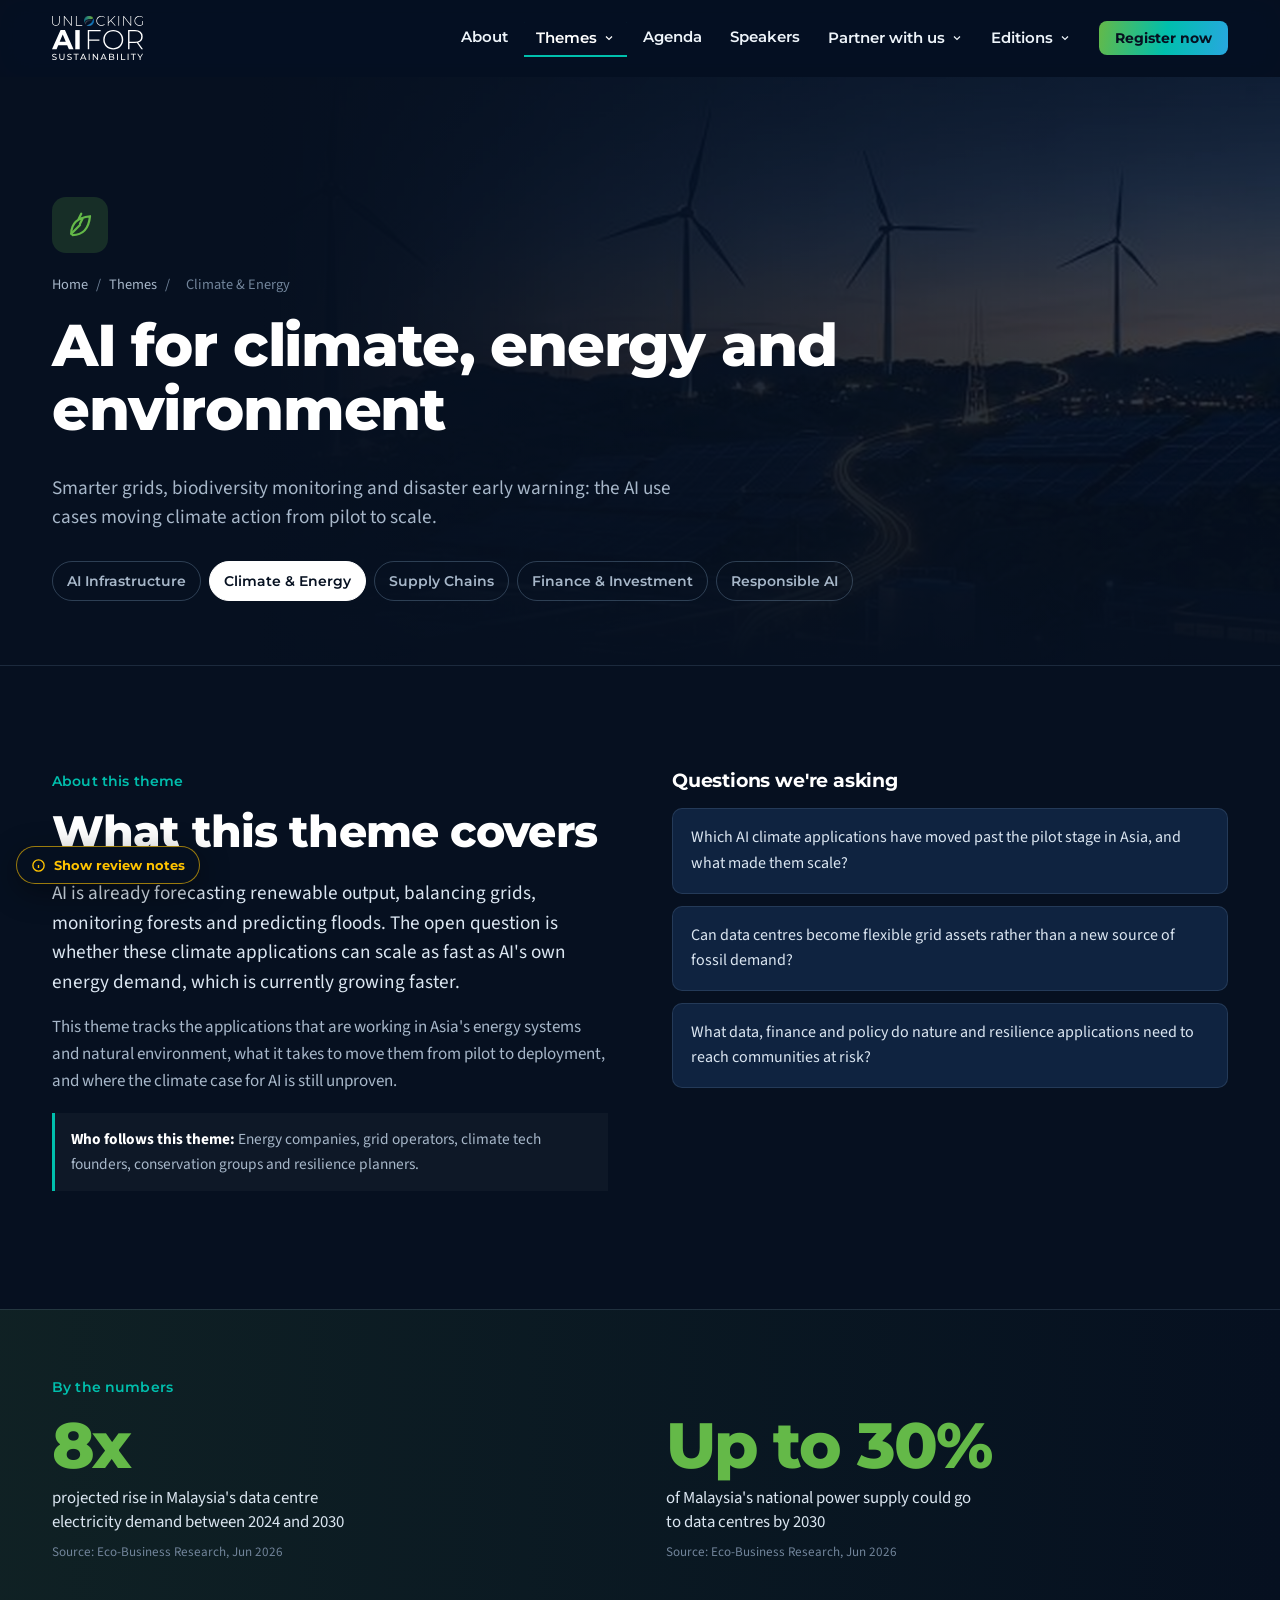
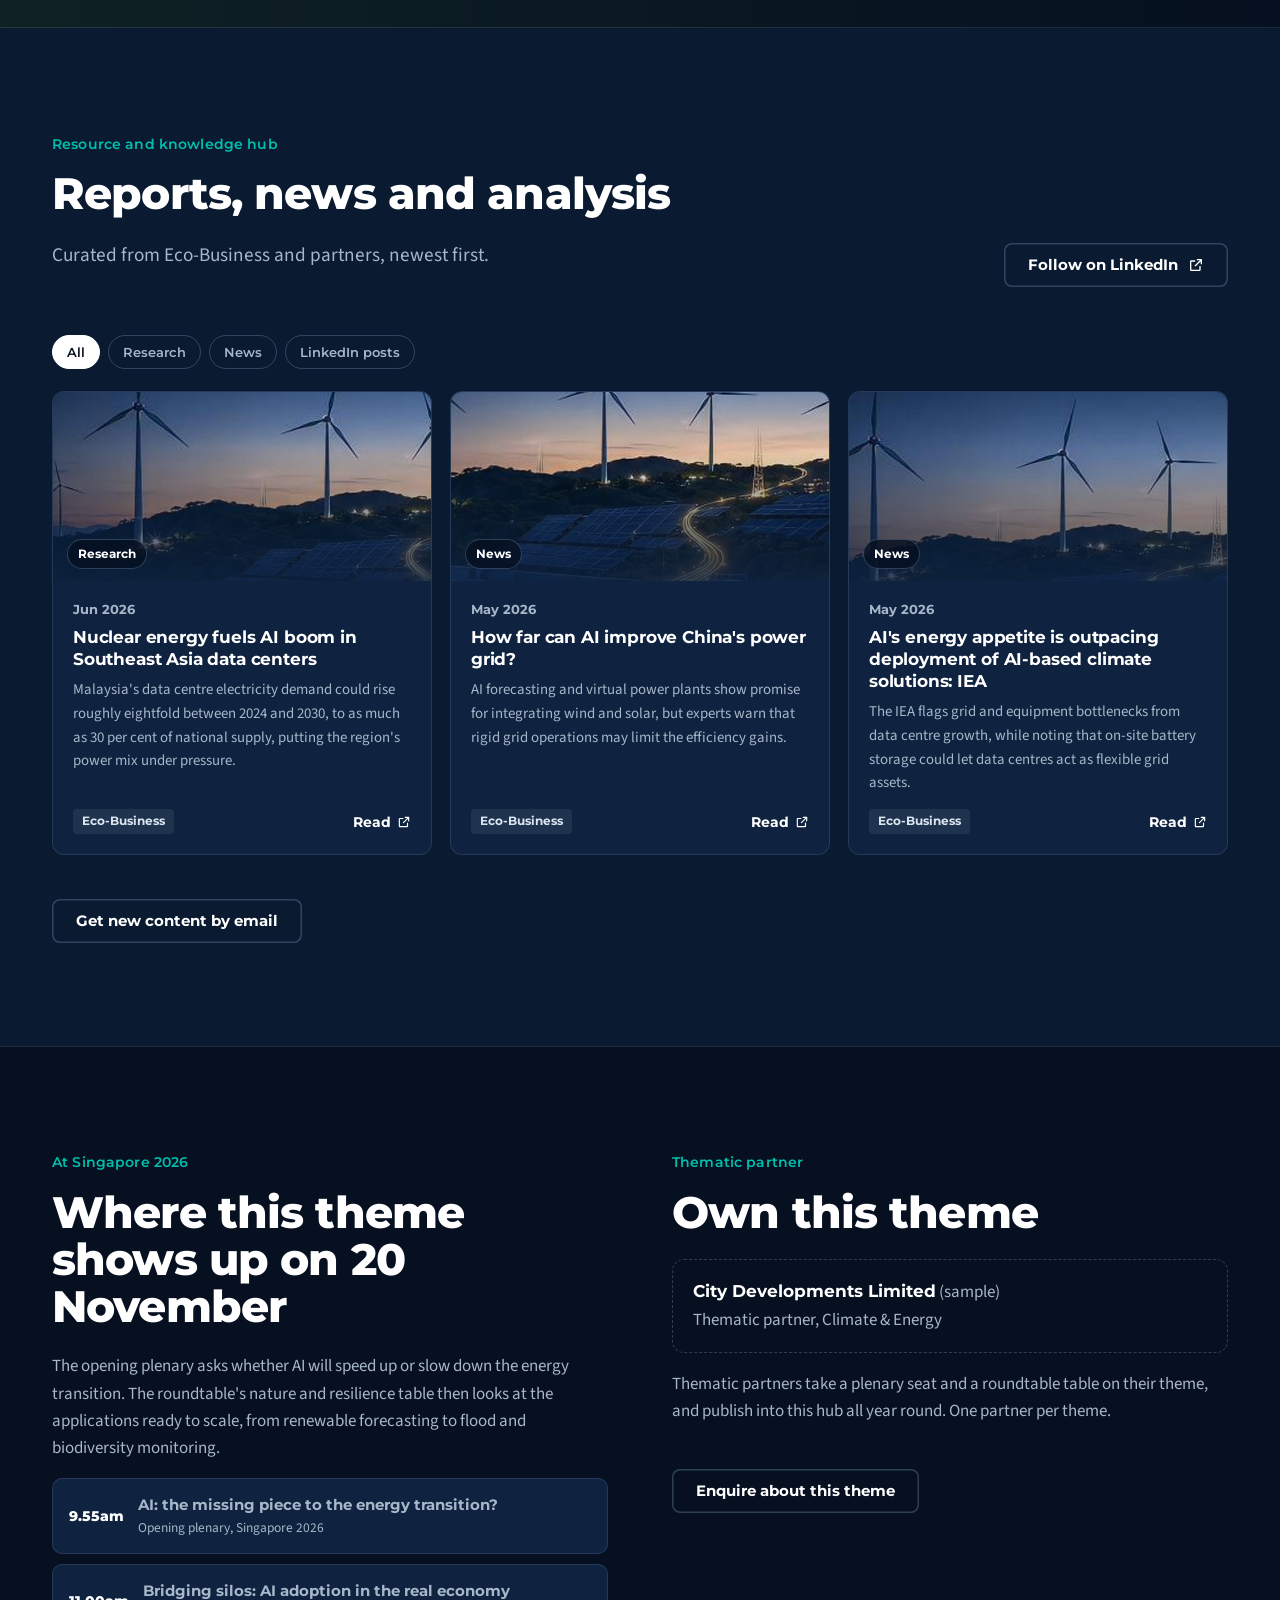
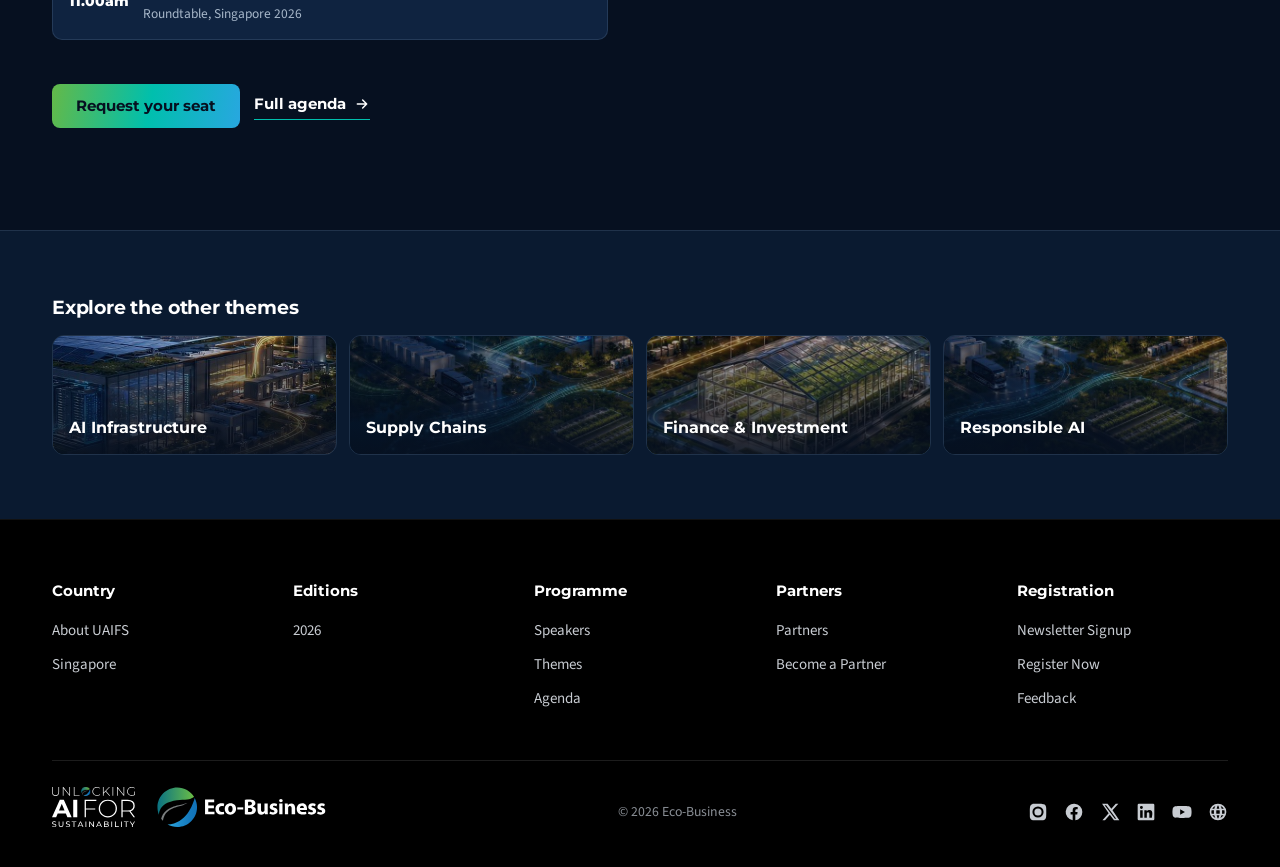
<file: site/theme-climate-energy.html>
<!DOCTYPE html>
<html lang="en-SG">
<head>
<meta charset="UTF-8">
<meta name="viewport" content="width=device-width, initial-scale=1, viewport-fit=cover">
<title>Climate &amp; Energy: AI for climate, energy and environment | UAIFS knowledge hub</title>
<meta name="description" content="AI for climate, energy and environment: Smarter grids, biodiversity monitoring and disaster early warning: the AI use cases moving climate action from pilot to scale. News, research and analysis from the UAIFS knowledge hub.">
<link rel="canonical" href="https://www.unlockingaiforsustainability.com/theme-climate-energy.html">
<meta property="og:site_name" content="Unlocking AI for Sustainability"><meta property="og:type" content="website"><meta property="og:url" content="https://www.unlockingaiforsustainability.com/theme-climate-energy.html">
<meta property="og:title" content="Climate &amp; Energy: AI for climate, energy and environment | UAIFS knowledge hub"><meta property="og:description" content="AI for climate, energy and environment: Smarter grids, biodiversity monitoring and disaster early warning: the AI use cases moving climate action from pilot to scale. News, research and analysis from the UAIFS knowledge hub."><meta property="og:image" content="https://www.unlockingaiforsustainability.com/assets/img/og-share-draft.jpg"><meta property="og:image:width" content="1200"><meta property="og:image:height" content="630">
<meta name="twitter:card" content="summary_large_image"><meta name="twitter:site" content="@ecobusinesscom">
<meta name="theme-color" content="#061020">
<script type="application/ld+json">[{"@context": "https://schema.org", "@type": "WebPage", "name": "Climate & Energy: AI for climate, energy and environment | UAIFS knowledge hub", "url": "https://www.unlockingaiforsustainability.com/theme-climate-energy.html", "publisher": {"@type": "Organization", "name": "Eco-Business", "url": "https://www.eco-business.com/"}}]</script>
<!-- Analytics: paste the Google Tag Manager (GA4) snippet here. The site pushes events to window.dataLayer (see README, Analytics plan). -->
<link rel="preconnect" href="https://fonts.googleapis.com"><link rel="preconnect" href="https://fonts.gstatic.com" crossorigin><link href="https://fonts.googleapis.com/css2?family=Montserrat:wght@500;600;700;800&family=Source+Sans+3:wght@400;600;700&display=swap" rel="stylesheet">
<link rel="icon" type="image/svg+xml" href="assets/img/favicon.svg">
<link rel="stylesheet" href="assets/css/style.css">
</head>
<body data-page-id="theme-climate-energy">
<a class="skip" href="#main">Skip to content</a>
<header class="site-header">
  <div class="wrap">
    <a class="brand" href="index.html" aria-label="Unlocking AI for Sustainability home"><img src="assets/img/uaifs-logo-white.svg" alt="Unlocking AI for Sustainability" width="91" height="44"></a>
    <button class="nav-toggle" aria-label="Menu" aria-expanded="false" aria-controls="site-nav"><span></span><span></span><span></span></button>
    <nav class="nav" id="site-nav" aria-label="Main">
      <a href="about.html" data-nav="about">About</a>
      <div class="dd is-active" data-nav="themes"><button type="button" aria-expanded="false">Themes <svg viewBox="0 0 24 24" fill="none" stroke="currentColor" stroke-width="2.4" aria-hidden="true"><path d="M6 9l6 6 6-6"/></svg></button>
        <div class="dd-menu"><a href="theme-infrastructure.html"><span class="ico" style="color:#28A7E0;background:color-mix(in srgb,#28A7E0 16%,transparent)"><svg viewBox="0 0 24 24" fill="none" stroke="currentColor" stroke-width="1.8" stroke-linecap="round" stroke-linejoin="round"><rect x="6" y="6" width="12" height="12" rx="2"/><rect x="9.5" y="9.5" width="5" height="5" rx="1"/><path d="M9 2v4M15 2v4M9 18v4M15 18v4M2 9h4M2 15h4M18 9h4M18 15h4"/></svg></span><span><strong>AI Infrastructure</strong><span>Sustainable AI infrastructure</span></span></a><a href="theme-climate-energy.html"><span class="ico" style="color:#64B948;background:color-mix(in srgb,#64B948 16%,transparent)"><svg viewBox="0 0 24 24" fill="none" stroke="currentColor" stroke-width="1.8" stroke-linecap="round" stroke-linejoin="round"><path d="M5 19c0-8 5-13 15-14-1 10-6 15-14 15"/><path d="M5 19l7-7"/><path d="M13 3l-2 4h3l-2 4"/></svg></span><span><strong>Climate &amp; Energy</strong><span>AI for climate, energy and environment</span></span></a><a href="theme-supply-chains.html"><span class="ico" style="color:#00BFAD;background:color-mix(in srgb,#00BFAD 16%,transparent)"><svg viewBox="0 0 24 24" fill="none" stroke="currentColor" stroke-width="1.8" stroke-linecap="round" stroke-linejoin="round"><circle cx="5" cy="6" r="2.2"/><circle cx="19" cy="6" r="2.2"/><circle cx="12" cy="18" r="2.2"/><path d="M7.2 6h9.6M6.2 8l4.6 8M17.8 8l-4.6 8"/></svg></span><span><strong>Supply Chains</strong><span>Supply chain resilience and operations optimisation</span></span></a><a href="theme-finance.html"><span class="ico" style="color:#FFC300;background:color-mix(in srgb,#FFC300 16%,transparent)"><svg viewBox="0 0 24 24" fill="none" stroke="currentColor" stroke-width="1.8" stroke-linecap="round" stroke-linejoin="round"><path d="M3 20h18"/><path d="M6 16v-4M11 16V8M16 16v-6"/><path d="M4 9l6-5 4 3 6-4"/></svg></span><span><strong>Finance &amp; Investment</strong><span>Finance and investments</span></span></a><a href="theme-responsible-ai.html"><span class="ico" style="color:#F15B29;background:color-mix(in srgb,#F15B29 16%,transparent)"><svg viewBox="0 0 24 24" fill="none" stroke="currentColor" stroke-width="1.8" stroke-linecap="round" stroke-linejoin="round"><path d="M12 3l8 3v6c0 4.5-3.4 8-8 9-4.6-1-8-4.5-8-9V6z"/><path d="M8.5 12l2.5 2.5 4.5-5"/></svg></span><span><strong>Responsible AI</strong><span>AI safety and governance, responsible AI</span></span></a><hr><a class="dd-all" href="themes.html">All themes and the knowledge hub</a></div></div>
      <a href="agenda.html" data-nav="agenda">Agenda</a>
      <a href="speakers.html" data-nav="speakers">Speakers</a>
      <div class="dd" data-nav="partners"><button type="button" aria-expanded="false">Partner with us <svg viewBox="0 0 24 24" fill="none" stroke="currentColor" stroke-width="2.4" aria-hidden="true"><path d="M6 9l6 6 6-6"/></svg></button>
        <div class="dd-menu" style="min-width:270px">
          <a href="partners.html#why" style="grid-template-columns:1fr"><span><strong>Why partner</strong><span>Audience, reach and results</span></span></a>
          <a href="partners.html#fit" style="grid-template-columns:1fr"><span><strong>Find your tier</strong><span>Match your goals to a package</span></span></a>
          <a href="partners.html#tiers" style="grid-template-columns:1fr"><span><strong>Tiers and benefits</strong><span>Compare what each tier includes</span></span></a>
          <a href="partners.html#current" style="grid-template-columns:1fr"><span><strong>Current partners</strong><span>By edition and tier</span></span></a>
          <hr><a class="dd-all" href="partners.html#become">Enquire about partnering</a>
        </div></div>
      <div class="dd" data-nav="editions"><button type="button" aria-expanded="false">Editions <svg viewBox="0 0 24 24" fill="none" stroke="currentColor" stroke-width="2.4" aria-hidden="true"><path d="M6 9l6 6 6-6"/></svg></button>
        <div class="dd-menu" style="min-width:240px">
          <a href="edition-2026.html" style="grid-template-columns:1fr"><span><strong>Singapore 2026</strong><span>Inaugural edition, 20 November</span></span></a>
          <a href="register.html#newsletter" style="grid-template-columns:1fr"><span><strong>Future editions</strong><span>Get notified when announced</span></span></a>
        </div></div>
      <a class="btn btn--primary btn--sm" href="register.html" data-track="nav_register">Register now</a>
    </nav>
  </div>
</header>
<main id="main"><section class="phero"><div class="phero__kv img-theme-climate-energy" aria-hidden="true"></div><div class="wrap">
  <div class="theme-hero-ico" style="--c:#64B948"><svg viewBox="0 0 24 24" fill="none" stroke="currentColor" stroke-width="1.8" stroke-linecap="round" stroke-linejoin="round"><path d="M5 19c0-8 5-13 15-14-1 10-6 15-14 15"/><path d="M5 19l7-7"/><path d="M13 3l-2 4h3l-2 4"/></svg></div><nav class="crumbs" aria-label="Breadcrumb"><a href="index.html">Home</a><span aria-hidden="true">/</span><a href="themes.html">Themes</a><span aria-hidden="true">/</span><span aria-current="page">Climate &amp; Energy</span></nav><h1>AI for climate, energy and environment</h1><p class="lead">Smarter grids, biodiversity monitoring and disaster early warning: the AI use cases moving climate action from pilot to scale.</p><nav class="tnav" aria-label="Themes"><a href="theme-infrastructure.html">AI Infrastructure</a><a href="theme-climate-energy.html" aria-current="page">Climate &amp; Energy</a><a href="theme-supply-chains.html">Supply Chains</a><a href="theme-finance.html">Finance &amp; Investment</a><a href="theme-responsible-ai.html">Responsible AI</a></nav>
</div></section>
<section class="sec"><div class="wrap split">
  <div><span class="kicker">About this theme</span><h2>What this theme covers</h2><p class="lead" style="color:#dbe6f1">AI is already forecasting renewable output, balancing grids, monitoring forests and predicting floods. The open question is whether these climate applications can scale as fast as AI&#x27;s own energy demand, which is currently growing faster.</p><p class="muted">This theme tracks the applications that are working in Asia&#x27;s energy systems and natural environment, what it takes to move them from pilot to deployment, and where the climate case for AI is still unproven.</p>
    <p class="who"><strong>Who follows this theme:</strong> Energy companies, grid operators, climate tech founders, conservation groups and resilience planners.</p></div>
  <div><h3 style="margin-bottom:16px">Questions we're asking</h3><ul class="qlist"><li>Which AI climate applications have moved past the pilot stage in Asia, and what made them scale?</li><li>Can data centres become flexible grid assets rather than a new source of fossil demand?</li><li>What data, finance and policy do nature and resilience applications need to reach communities at risk?</li></ul></div>
</div></section>
<section class="tstats-band" style="--c:#64B948" aria-label="Key figures"><div class="wrap"><span class="kicker">By the numbers</span><div class="tstats"><div class="tstat"><b style="color:#64B948">8x</b><span>projected rise in Malaysia&#x27;s data centre electricity demand between 2024 and 2030</span><small>Source: Eco-Business Research, Jun 2026</small></div><div class="tstat"><b style="color:#64B948">Up to 30%</b><span>of Malaysia&#x27;s national power supply could go to data centres by 2030</span><small>Source: Eco-Business Research, Jun 2026</small></div></div></div></section>
<section class="sec sec--deep" id="hub"><div class="wrap">
  <div class="head-row"><div class="head"><span class="kicker">Resource and knowledge hub</span><h2>Reports, news and analysis</h2><p class="lead">Curated from Eco-Business and partners, newest first.</p></div>
  <a class="btn btn--ghost" href="https://www.linkedin.com/company/eco-business" target="_blank" rel="noopener">Follow on LinkedIn <svg viewBox="0 0 24 24" fill="none" stroke="currentColor" stroke-width="2" stroke-linecap="round" stroke-linejoin="round" aria-hidden="true"><path d="M14 4h6v6M20 4l-9 9M18 14v5a1 1 0 01-1 1H5a1 1 0 01-1-1V7a1 1 0 011-1h5"/></svg></a></div>
  
  <div class="filters" data-feed="feed-climate" role="group" aria-label="Filter by type"><button aria-pressed="true" data-k="type" data-v="all">All</button><button aria-pressed="false" data-k="type" data-v="Research">Research</button><button aria-pressed="false" data-k="type" data-v="News">News</button><button aria-pressed="false" data-k="type" data-v="LinkedIn">LinkedIn posts</button></div>
  <div class="rcards" id="feed-climate"><article class="rcard" data-theme="climate" data-type="Research">
  <a class="rcard__img img-theme-climate-energy" style="background-position:30% 40%" href="https://www.eco-business.com/research/nuclear-energy-fuels-ai-boom-in-southeast-asia-data-centers/" target="_blank" rel="noopener" tabindex="-1" aria-hidden="true"><span class="rcard__type">Research</span></a>
  <div class="rcard__b">
    <time datetime="2026-06-26">Jun 2026</time>
    <h3><a href="https://www.eco-business.com/research/nuclear-energy-fuels-ai-boom-in-southeast-asia-data-centers/" target="_blank" rel="noopener" data-track="resource_click">Nuclear energy fuels AI boom in Southeast Asia data centers</a></h3>
    <p>Malaysia&#x27;s data centre electricity demand could rise roughly eightfold between 2024 and 2030, to as much as 30 per cent of national supply, putting the region&#x27;s power mix under pressure.</p>
    <div class="rcard__meta"><span class="ptype">Eco-Business</span><a class="rcard__go" href="https://www.eco-business.com/research/nuclear-energy-fuels-ai-boom-in-southeast-asia-data-centers/" target="_blank" rel="noopener" aria-label="Read: Nuclear energy fuels AI boom in Southeast Asia data centers">Read <svg viewBox="0 0 24 24" fill="none" stroke="currentColor" stroke-width="2" stroke-linecap="round" stroke-linejoin="round" aria-hidden="true"><path d="M14 4h6v6M20 4l-9 9M18 14v5a1 1 0 01-1 1H5a1 1 0 01-1-1V7a1 1 0 011-1h5"/></svg></a></div>
  </div>
</article><article class="rcard" data-theme="climate" data-type="News">
  <a class="rcard__img img-theme-climate-energy" style="background-position:70% 60%" href="https://www.eco-business.com/id/news/how-far-can-ai-improve-chinas-power-grid/" target="_blank" rel="noopener" tabindex="-1" aria-hidden="true"><span class="rcard__type">News</span></a>
  <div class="rcard__b">
    <time datetime="2026-05-22">May 2026</time>
    <h3><a href="https://www.eco-business.com/id/news/how-far-can-ai-improve-chinas-power-grid/" target="_blank" rel="noopener" data-track="resource_click">How far can AI improve China&#x27;s power grid?</a></h3>
    <p>AI forecasting and virtual power plants show promise for integrating wind and solar, but experts warn that rigid grid operations may limit the efficiency gains.</p>
    <div class="rcard__meta"><span class="ptype">Eco-Business</span><a class="rcard__go" href="https://www.eco-business.com/id/news/how-far-can-ai-improve-chinas-power-grid/" target="_blank" rel="noopener" aria-label="Read: How far can AI improve China&#x27;s power grid?">Read <svg viewBox="0 0 24 24" fill="none" stroke="currentColor" stroke-width="2" stroke-linecap="round" stroke-linejoin="round" aria-hidden="true"><path d="M14 4h6v6M20 4l-9 9M18 14v5a1 1 0 01-1 1H5a1 1 0 01-1-1V7a1 1 0 011-1h5"/></svg></a></div>
  </div>
</article><article class="rcard" data-theme="climate" data-type="News">
  <a class="rcard__img img-theme-climate-energy" style="background-position:50% 20%" href="https://www.eco-business.com/news/ais-energy-appetite-is-outpacing-deployment-of-ai-based-climate-solutions-iea/" target="_blank" rel="noopener" tabindex="-1" aria-hidden="true"><span class="rcard__type">News</span></a>
  <div class="rcard__b">
    <time datetime="2026-05-13">May 2026</time>
    <h3><a href="https://www.eco-business.com/news/ais-energy-appetite-is-outpacing-deployment-of-ai-based-climate-solutions-iea/" target="_blank" rel="noopener" data-track="resource_click">AI&#x27;s energy appetite is outpacing deployment of AI-based climate solutions: IEA</a></h3>
    <p>The IEA flags grid and equipment bottlenecks from data centre growth, while noting that on-site battery storage could let data centres act as flexible grid assets.</p>
    <div class="rcard__meta"><span class="ptype">Eco-Business</span><a class="rcard__go" href="https://www.eco-business.com/news/ais-energy-appetite-is-outpacing-deployment-of-ai-based-climate-solutions-iea/" target="_blank" rel="noopener" aria-label="Read: AI&#x27;s energy appetite is outpacing deployment of AI-based climate solutions: IEA">Read <svg viewBox="0 0 24 24" fill="none" stroke="currentColor" stroke-width="2" stroke-linecap="round" stroke-linejoin="round" aria-hidden="true"><path d="M14 4h6v6M20 4l-9 9M18 14v5a1 1 0 01-1 1H5a1 1 0 01-1-1V7a1 1 0 011-1h5"/></svg></a></div>
  </div>
</article><div class="feed-empty" hidden>No LinkedIn posts in this hub yet. Posts from Eco-Business and partners tagged to this theme will appear here. <a href="https://www.linkedin.com/company/eco-business" target="_blank" rel="noopener">Follow Eco-Business on LinkedIn</a>.</div></div>
  
  <div class="sec-cta"><a class="btn btn--ghost" href="register.html#newsletter">Get new content by email</a></div>
</div></section>
<section class="sec"><div class="wrap split">
  <div><span class="kicker">At Singapore 2026</span><h2>Where this theme shows up on 20 November</h2><p class="muted">The opening plenary asks whether AI will speed up or slow down the energy transition. The roundtable&#x27;s nature and resilience table then looks at the applications ready to scale, from renewable forecasting to flood and biodiversity monitoring.</p><div class="at-summit"><a href="agenda.html#s-plenary"><time>9.55am</time><span><strong>AI: the missing piece to the energy transition?</strong><span>Opening plenary, Singapore 2026</span></span></a><a href="agenda.html#s-roundtable"><time>11.00am</time><span><strong>Bridging silos: AI adoption in the real economy</strong><span>Roundtable, Singapore 2026</span></span></a></div>
    <div class="sec-cta"><a class="btn btn--primary" href="register.html" data-track="theme_register">Request your seat</a><a class="link" href="agenda.html">Full agenda <svg viewBox="0 0 24 24" fill="none" stroke="currentColor" stroke-width="2.2" stroke-linecap="round" stroke-linejoin="round" aria-hidden="true"><path d="M5 12h14M13 6l6 6-6 6"/></svg></a></div></div>
  <div><span class="kicker">Thematic partner</span><h2>Own this theme</h2><div class="tpartner" style="margin-bottom:18px"><span><strong>City Developments Limited</strong> (sample)<br>Thematic partner, Climate &amp; Energy</span></div>
    <p class="muted">Thematic partners take a plenary seat and a roundtable table on their theme, and publish into this hub all year round. One partner per theme.</p>
    <div class="sec-cta"><a class="btn btn--ghost" href="partners.html#become" data-tier="thematic">Enquire about this theme</a></div></div>
</div></section>
<section class="sec sec--deep sec--tight"><div class="wrap"><h3 style="margin-bottom:16px">Explore the other themes</h3><div class="omini-row"><a class="omini" style="--c:#28A7E0" href="theme-infrastructure.html"><span class="img-theme-infrastructure" aria-hidden="true"></span><strong>AI Infrastructure</strong></a><a class="omini" style="--c:#00BFAD" href="theme-supply-chains.html"><span class="img-theme-supply-chains" aria-hidden="true"></span><strong>Supply Chains</strong></a><a class="omini" style="--c:#FFC300" href="theme-finance.html"><span class="img-theme-finance" aria-hidden="true"></span><strong>Finance &amp; Investment</strong></a><a class="omini" style="--c:#F15B29" href="theme-responsible-ai.html"><span class="img-theme-responsible-ai" aria-hidden="true"></span><strong>Responsible AI</strong></a></div></div></section>
</main>
<footer class="site-footer">
  <div class="wrap">
    <div class="f-cols">
      <div><h4>Country</h4><a href="about.html">About UAIFS</a><a href="edition-2026.html">Singapore</a></div>
      <div><h4>Editions</h4><a href="edition-2026.html">2026</a></div>
      <div><h4>Programme</h4><a href="speakers.html">Speakers</a><a href="themes.html">Themes</a><a href="agenda.html">Agenda</a></div>
      <div><h4>Partners</h4><a href="partners.html">Partners</a><a href="partners.html#become">Become a Partner</a></div>
      <div><h4>Registration</h4><a href="register.html#newsletter">Newsletter Signup</a><a href="register.html">Register Now</a><a href="register.html#feedback">Feedback</a></div>
    </div>
    <div class="f-bottom">
      <div class="logos"><a href="index.html"><img src="assets/img/uaifs-logo-white.svg" alt="Unlocking AI for Sustainability" width="83" height="40"></a><a href="https://www.eco-business.com/" target="_blank" rel="noopener"><img src="assets/img/eb-logo-white.svg" alt="Eco-Business" height="40"></a></div>
      <p class="copyright">&copy; 2026 Eco-Business</p>
      <div class="f-social"><a href="https://www.instagram.com/ecobusinesscom" aria-label="Instagram" target="_blank" rel="noopener"><svg viewBox="0 0 24 24"><path d="M12 2.2c3.2 0 3.6 0 4.9.1 1.2.1 1.8.3 2.2.4.6.2 1 .5 1.4.9.4.4.7.8.9 1.4.2.4.4 1 .4 2.2.1 1.3.1 1.7.1 4.9s0 3.6-.1 4.9c-.1 1.2-.3 1.8-.4 2.2-.2.6-.5 1-.9 1.4-.4.4-.8.7-1.4.9-.4.2-1 .4-2.2.4-1.3.1-1.7.1-4.9.1s-3.6 0-4.9-.1c-1.2-.1-1.8-.3-2.2-.4-.6-.2-1-.5-1.4-.9-.4-.4-.7-.8-.9-1.4-.2-.4-.4-1-.4-2.2C2.2 15.6 2.2 15.2 2.2 12s0-3.6.1-4.9c.1-1.2.3-1.8.4-2.2.2-.6.5-1 .9-1.4.4-.4.8-.7 1.4-.9.4-.2 1-.4 2.2-.4C8.4 2.2 8.8 2.2 12 2.2zm0 3.1a6.7 6.7 0 100 13.4 6.7 6.7 0 000-13.4zm0 11a4.3 4.3 0 110-8.6 4.3 4.3 0 010 8.6zm6.5-11.3a1.6 1.6 0 11-3.2 0 1.6 1.6 0 013.2 0z"/></svg></a><a href="https://www.facebook.com/EcoBusinessMedia/" aria-label="Facebook" target="_blank" rel="noopener"><svg viewBox="0 0 24 24"><path d="M22 12a10 10 0 10-11.6 9.9v-7H7.9V12h2.5V9.8c0-2.5 1.5-3.9 3.8-3.9 1.1 0 2.2.2 2.2.2v2.5h-1.2c-1.2 0-1.6.8-1.6 1.6V12h2.7l-.4 2.9h-2.3v7A10 10 0 0022 12z"/></svg></a><a href="https://twitter.com/ecobusinesscom" aria-label="X" target="_blank" rel="noopener"><svg viewBox="0 0 24 24"><path d="M18.9 2H22l-7 8 8.2 12h-6.4l-5-6.6L6 22H2.9l7.5-8.6L2.5 2h6.6l4.5 6zM17.8 20.1h1.7L7.3 3.8H5.5z"/></svg></a><a href="https://www.linkedin.com/company/eco-business" aria-label="LinkedIn" target="_blank" rel="noopener"><svg viewBox="0 0 24 24"><path d="M20.5 2h-17A1.5 1.5 0 002 3.5v17A1.5 1.5 0 003.5 22h17a1.5 1.5 0 001.5-1.5v-17A1.5 1.5 0 0020.5 2zM8 19H5v-9h3zM6.5 8.3a1.7 1.7 0 110-3.5 1.7 1.7 0 010 3.5zM19 19h-3v-4.4c0-1 0-2.4-1.5-2.4S13 13.4 13 14.5V19h-3v-9h2.9v1.2h.1a3.2 3.2 0 012.9-1.6c3.1 0 3.7 2 3.7 4.7z"/></svg></a><a href="https://www.youtube.com/channel/UCagZ0j4TiZ8l-eQ-i2KZlqA" aria-label="YouTube" target="_blank" rel="noopener"><svg viewBox="0 0 24 24"><path d="M23 7.5a3 3 0 00-2.1-2.1C19 4.9 12 4.9 12 4.9s-7 0-8.9.5A3 3 0 001 7.5 31 31 0 00.5 12 31 31 0 001 16.5a3 3 0 002.1 2.1c1.9.5 8.9.5 8.9.5s7 0 8.9-.5a3 3 0 002.1-2.1A31 31 0 0023.5 12 31 31 0 0023 7.5zM9.8 15.3V8.7l5.7 3.3z"/></svg></a><a href="https://www.eco-business.com/" aria-label="Eco-Business website" target="_blank" rel="noopener"><svg viewBox="0 0 24 24"><path d="M12 2a10 10 0 100 20 10 10 0 000-20zm6.9 6h-2.5a15.6 15.6 0 00-1.2-3.1A8 8 0 0118.9 8zM12 4c.7 1 1.3 2.3 1.6 4h-3.2C10.7 6.3 11.3 5 12 4zM4.3 14a7.9 7.9 0 010-4h2.9a17.6 17.6 0 000 4zm.8 2h2.5a15.6 15.6 0 001.2 3.1A8 8 0 015.1 16zm2.5-8H5.1a8 8 0 013.7-3.1A15.6 15.6 0 007.6 8zM12 20c-.7-1-1.3-2.3-1.6-4h3.2c-.3 1.7-.9 3-1.6 4zm2-6h-4a15.3 15.3 0 010-4h4a15.3 15.3 0 010 4zm.9 5.1a15.6 15.6 0 001.2-3.1h2.5a8 8 0 01-3.7 3.1zM16.8 14a17.6 17.6 0 000-4h2.9a7.9 7.9 0 010 4z"/></svg></a></div>
    </div>
  </div>
</footer>
<button class="notes-toggle" type="button" aria-pressed="false"><svg viewBox="0 0 24 24" width="15" height="15" fill="none" stroke="currentColor" stroke-width="2.2"><circle cx="12" cy="12" r="9"/><path d="M12 11v5M12 8h.01"/></svg> Show review notes</button>
<script src="assets/js/main.js"></script>
</body>
</html>
</file>
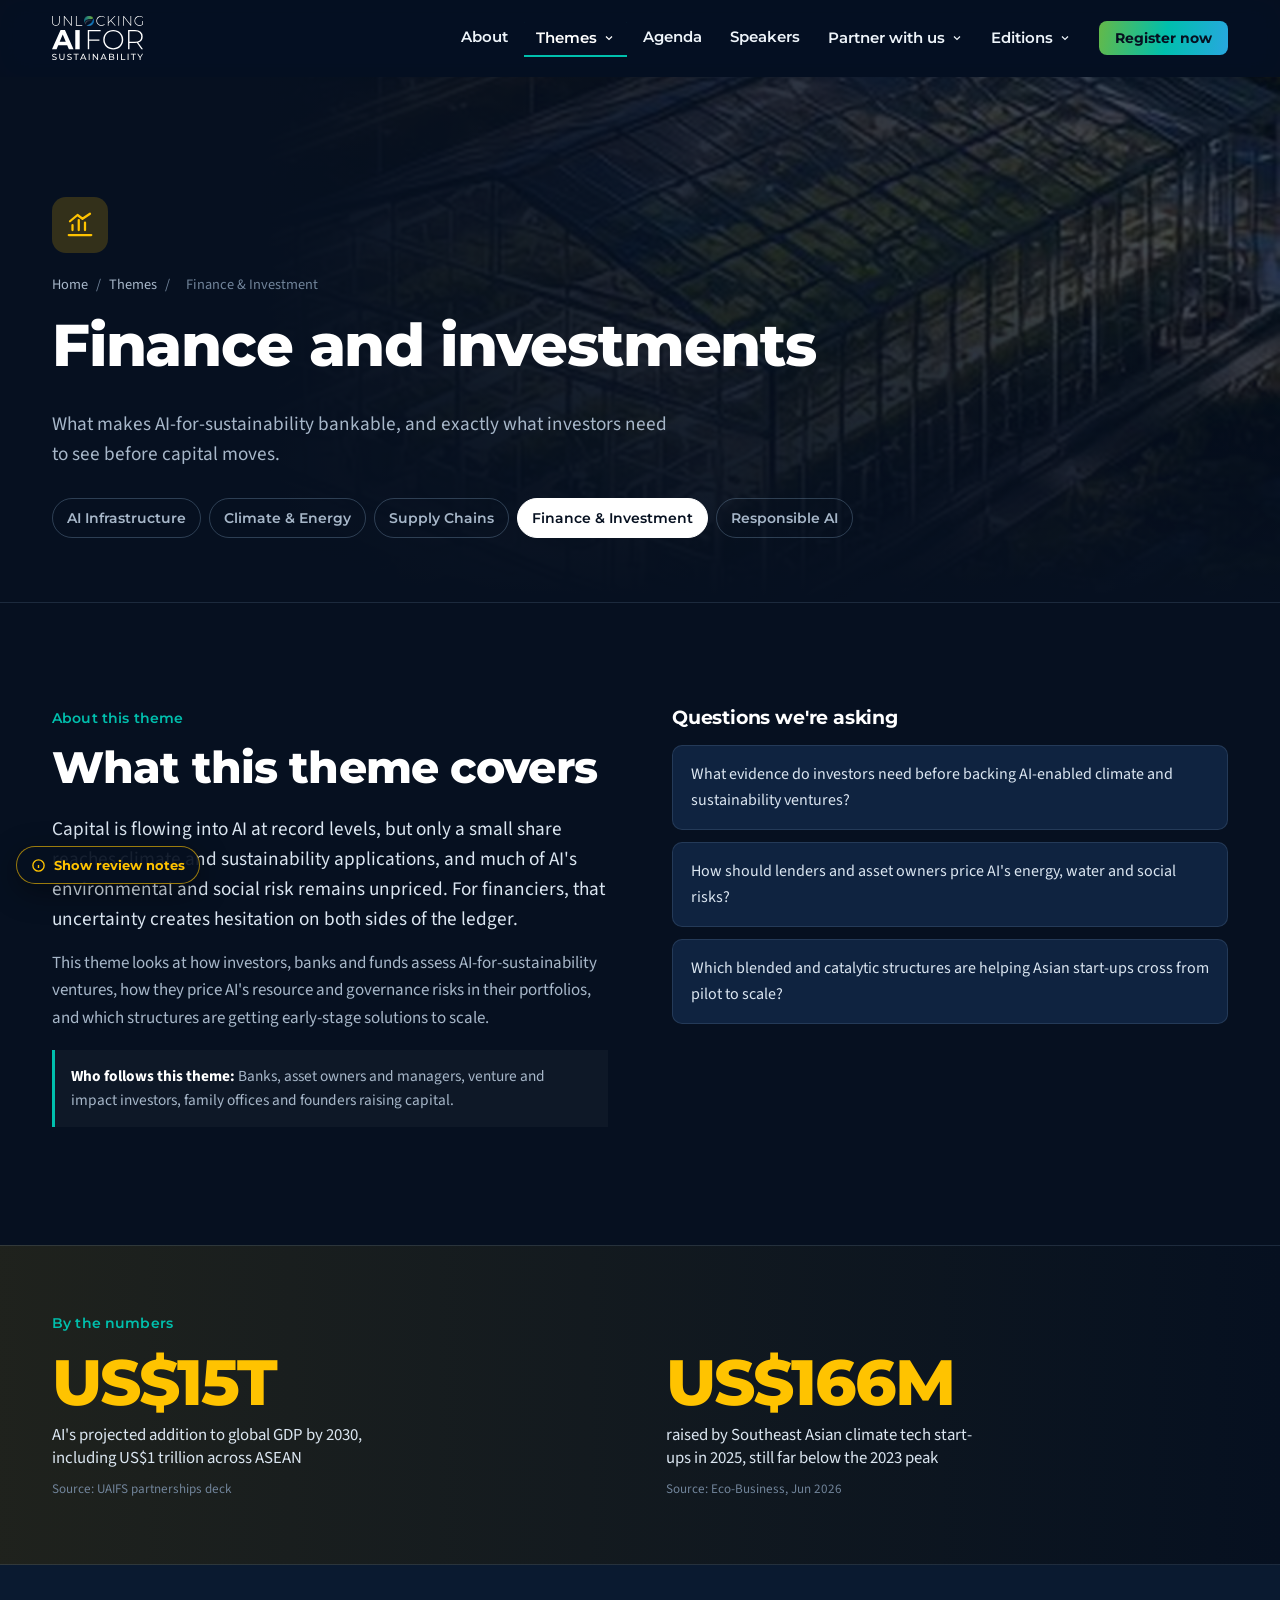
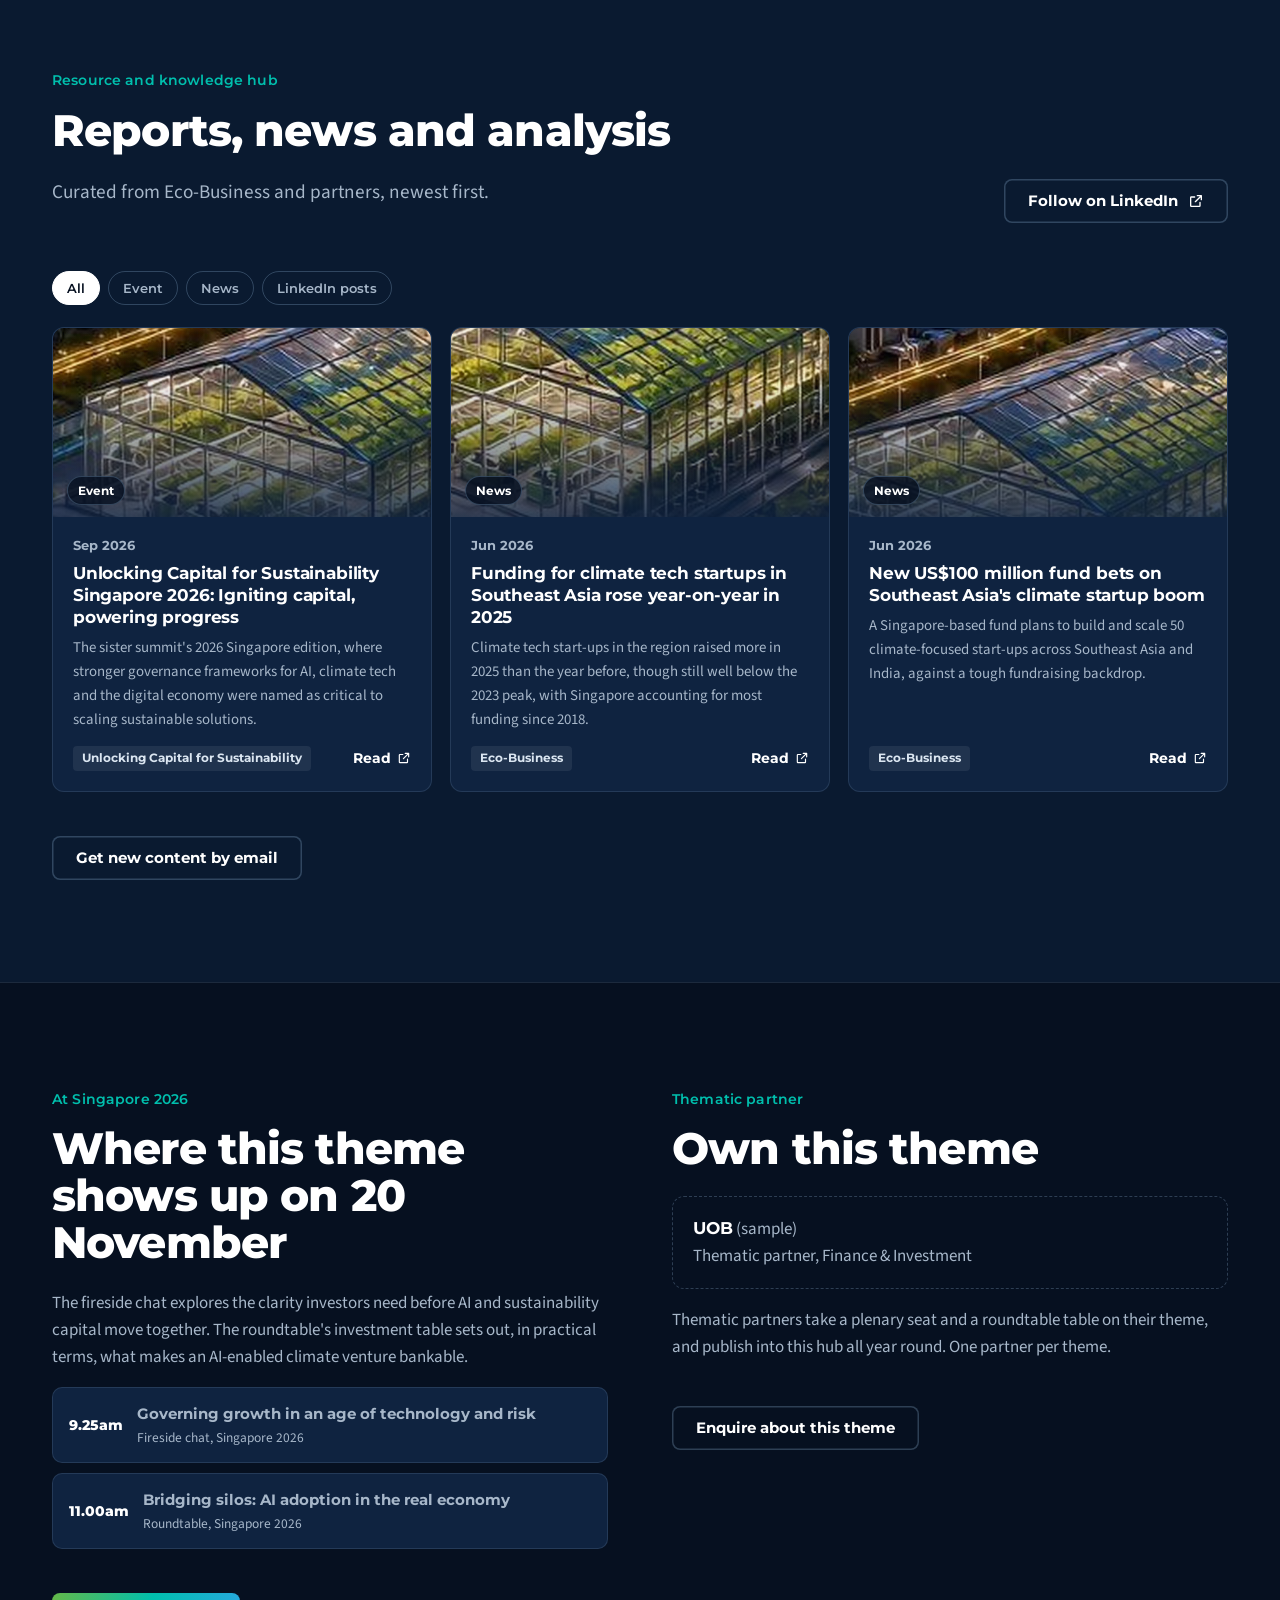
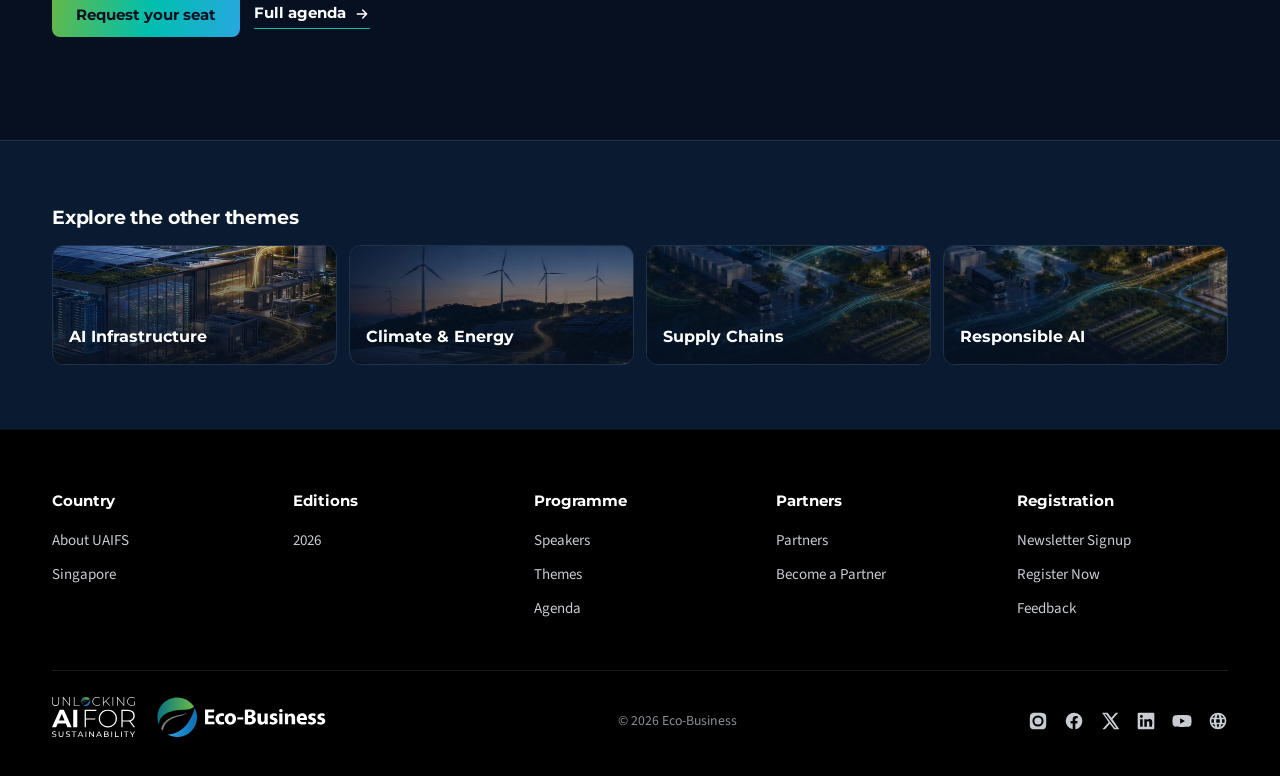
<file: site/theme-finance.html>
<!DOCTYPE html>
<html lang="en-SG">
<head>
<meta charset="UTF-8">
<meta name="viewport" content="width=device-width, initial-scale=1, viewport-fit=cover">
<title>Finance &amp; Investment: Finance and investments | UAIFS knowledge hub</title>
<meta name="description" content="Finance and investments: What makes AI-for-sustainability bankable, and exactly what investors need to see before capital moves. News, research and analysis from the UAIFS knowledge hub.">
<link rel="canonical" href="https://www.unlockingaiforsustainability.com/theme-finance.html">
<meta property="og:site_name" content="Unlocking AI for Sustainability"><meta property="og:type" content="website"><meta property="og:url" content="https://www.unlockingaiforsustainability.com/theme-finance.html">
<meta property="og:title" content="Finance &amp; Investment: Finance and investments | UAIFS knowledge hub"><meta property="og:description" content="Finance and investments: What makes AI-for-sustainability bankable, and exactly what investors need to see before capital moves. News, research and analysis from the UAIFS knowledge hub."><meta property="og:image" content="https://www.unlockingaiforsustainability.com/assets/img/og-share-draft.jpg"><meta property="og:image:width" content="1200"><meta property="og:image:height" content="630">
<meta name="twitter:card" content="summary_large_image"><meta name="twitter:site" content="@ecobusinesscom">
<meta name="theme-color" content="#061020">
<script type="application/ld+json">[{"@context": "https://schema.org", "@type": "WebPage", "name": "Finance & Investment: Finance and investments | UAIFS knowledge hub", "url": "https://www.unlockingaiforsustainability.com/theme-finance.html", "publisher": {"@type": "Organization", "name": "Eco-Business", "url": "https://www.eco-business.com/"}}]</script>
<!-- Analytics: paste the Google Tag Manager (GA4) snippet here. The site pushes events to window.dataLayer (see README, Analytics plan). -->
<link rel="preconnect" href="https://fonts.googleapis.com"><link rel="preconnect" href="https://fonts.gstatic.com" crossorigin><link href="https://fonts.googleapis.com/css2?family=Montserrat:wght@500;600;700;800&family=Source+Sans+3:wght@400;600;700&display=swap" rel="stylesheet">
<link rel="icon" type="image/svg+xml" href="assets/img/favicon.svg">
<link rel="stylesheet" href="assets/css/style.css">
</head>
<body data-page-id="theme-finance">
<a class="skip" href="#main">Skip to content</a>
<header class="site-header">
  <div class="wrap">
    <a class="brand" href="index.html" aria-label="Unlocking AI for Sustainability home"><img src="assets/img/uaifs-logo-white.svg" alt="Unlocking AI for Sustainability" width="91" height="44"></a>
    <button class="nav-toggle" aria-label="Menu" aria-expanded="false" aria-controls="site-nav"><span></span><span></span><span></span></button>
    <nav class="nav" id="site-nav" aria-label="Main">
      <a href="about.html" data-nav="about">About</a>
      <div class="dd is-active" data-nav="themes"><button type="button" aria-expanded="false">Themes <svg viewBox="0 0 24 24" fill="none" stroke="currentColor" stroke-width="2.4" aria-hidden="true"><path d="M6 9l6 6 6-6"/></svg></button>
        <div class="dd-menu"><a href="theme-infrastructure.html"><span class="ico" style="color:#28A7E0;background:color-mix(in srgb,#28A7E0 16%,transparent)"><svg viewBox="0 0 24 24" fill="none" stroke="currentColor" stroke-width="1.8" stroke-linecap="round" stroke-linejoin="round"><rect x="6" y="6" width="12" height="12" rx="2"/><rect x="9.5" y="9.5" width="5" height="5" rx="1"/><path d="M9 2v4M15 2v4M9 18v4M15 18v4M2 9h4M2 15h4M18 9h4M18 15h4"/></svg></span><span><strong>AI Infrastructure</strong><span>Sustainable AI infrastructure</span></span></a><a href="theme-climate-energy.html"><span class="ico" style="color:#64B948;background:color-mix(in srgb,#64B948 16%,transparent)"><svg viewBox="0 0 24 24" fill="none" stroke="currentColor" stroke-width="1.8" stroke-linecap="round" stroke-linejoin="round"><path d="M5 19c0-8 5-13 15-14-1 10-6 15-14 15"/><path d="M5 19l7-7"/><path d="M13 3l-2 4h3l-2 4"/></svg></span><span><strong>Climate &amp; Energy</strong><span>AI for climate, energy and environment</span></span></a><a href="theme-supply-chains.html"><span class="ico" style="color:#00BFAD;background:color-mix(in srgb,#00BFAD 16%,transparent)"><svg viewBox="0 0 24 24" fill="none" stroke="currentColor" stroke-width="1.8" stroke-linecap="round" stroke-linejoin="round"><circle cx="5" cy="6" r="2.2"/><circle cx="19" cy="6" r="2.2"/><circle cx="12" cy="18" r="2.2"/><path d="M7.2 6h9.6M6.2 8l4.6 8M17.8 8l-4.6 8"/></svg></span><span><strong>Supply Chains</strong><span>Supply chain resilience and operations optimisation</span></span></a><a href="theme-finance.html"><span class="ico" style="color:#FFC300;background:color-mix(in srgb,#FFC300 16%,transparent)"><svg viewBox="0 0 24 24" fill="none" stroke="currentColor" stroke-width="1.8" stroke-linecap="round" stroke-linejoin="round"><path d="M3 20h18"/><path d="M6 16v-4M11 16V8M16 16v-6"/><path d="M4 9l6-5 4 3 6-4"/></svg></span><span><strong>Finance &amp; Investment</strong><span>Finance and investments</span></span></a><a href="theme-responsible-ai.html"><span class="ico" style="color:#F15B29;background:color-mix(in srgb,#F15B29 16%,transparent)"><svg viewBox="0 0 24 24" fill="none" stroke="currentColor" stroke-width="1.8" stroke-linecap="round" stroke-linejoin="round"><path d="M12 3l8 3v6c0 4.5-3.4 8-8 9-4.6-1-8-4.5-8-9V6z"/><path d="M8.5 12l2.5 2.5 4.5-5"/></svg></span><span><strong>Responsible AI</strong><span>AI safety and governance, responsible AI</span></span></a><hr><a class="dd-all" href="themes.html">All themes and the knowledge hub</a></div></div>
      <a href="agenda.html" data-nav="agenda">Agenda</a>
      <a href="speakers.html" data-nav="speakers">Speakers</a>
      <div class="dd" data-nav="partners"><button type="button" aria-expanded="false">Partner with us <svg viewBox="0 0 24 24" fill="none" stroke="currentColor" stroke-width="2.4" aria-hidden="true"><path d="M6 9l6 6 6-6"/></svg></button>
        <div class="dd-menu" style="min-width:270px">
          <a href="partners.html#why" style="grid-template-columns:1fr"><span><strong>Why partner</strong><span>Audience, reach and results</span></span></a>
          <a href="partners.html#fit" style="grid-template-columns:1fr"><span><strong>Find your tier</strong><span>Match your goals to a package</span></span></a>
          <a href="partners.html#tiers" style="grid-template-columns:1fr"><span><strong>Tiers and benefits</strong><span>Compare what each tier includes</span></span></a>
          <a href="partners.html#current" style="grid-template-columns:1fr"><span><strong>Current partners</strong><span>By edition and tier</span></span></a>
          <hr><a class="dd-all" href="partners.html#become">Enquire about partnering</a>
        </div></div>
      <div class="dd" data-nav="editions"><button type="button" aria-expanded="false">Editions <svg viewBox="0 0 24 24" fill="none" stroke="currentColor" stroke-width="2.4" aria-hidden="true"><path d="M6 9l6 6 6-6"/></svg></button>
        <div class="dd-menu" style="min-width:240px">
          <a href="edition-2026.html" style="grid-template-columns:1fr"><span><strong>Singapore 2026</strong><span>Inaugural edition, 20 November</span></span></a>
          <a href="register.html#newsletter" style="grid-template-columns:1fr"><span><strong>Future editions</strong><span>Get notified when announced</span></span></a>
        </div></div>
      <a class="btn btn--primary btn--sm" href="register.html" data-track="nav_register">Register now</a>
    </nav>
  </div>
</header>
<main id="main"><section class="phero"><div class="phero__kv img-theme-finance" aria-hidden="true"></div><div class="wrap">
  <div class="theme-hero-ico" style="--c:#FFC300"><svg viewBox="0 0 24 24" fill="none" stroke="currentColor" stroke-width="1.8" stroke-linecap="round" stroke-linejoin="round"><path d="M3 20h18"/><path d="M6 16v-4M11 16V8M16 16v-6"/><path d="M4 9l6-5 4 3 6-4"/></svg></div><nav class="crumbs" aria-label="Breadcrumb"><a href="index.html">Home</a><span aria-hidden="true">/</span><a href="themes.html">Themes</a><span aria-hidden="true">/</span><span aria-current="page">Finance &amp; Investment</span></nav><h1>Finance and investments</h1><p class="lead">What makes AI-for-sustainability bankable, and exactly what investors need to see before capital moves.</p><nav class="tnav" aria-label="Themes"><a href="theme-infrastructure.html">AI Infrastructure</a><a href="theme-climate-energy.html">Climate &amp; Energy</a><a href="theme-supply-chains.html">Supply Chains</a><a href="theme-finance.html" aria-current="page">Finance &amp; Investment</a><a href="theme-responsible-ai.html">Responsible AI</a></nav>
</div></section>
<section class="sec"><div class="wrap split">
  <div><span class="kicker">About this theme</span><h2>What this theme covers</h2><p class="lead" style="color:#dbe6f1">Capital is flowing into AI at record levels, but only a small share reaches climate and sustainability applications, and much of AI&#x27;s environmental and social risk remains unpriced. For financiers, that uncertainty creates hesitation on both sides of the ledger.</p><p class="muted">This theme looks at how investors, banks and funds assess AI-for-sustainability ventures, how they price AI&#x27;s resource and governance risks in their portfolios, and which structures are getting early-stage solutions to scale.</p>
    <p class="who"><strong>Who follows this theme:</strong> Banks, asset owners and managers, venture and impact investors, family offices and founders raising capital.</p></div>
  <div><h3 style="margin-bottom:16px">Questions we're asking</h3><ul class="qlist"><li>What evidence do investors need before backing AI-enabled climate and sustainability ventures?</li><li>How should lenders and asset owners price AI&#x27;s energy, water and social risks?</li><li>Which blended and catalytic structures are helping Asian start-ups cross from pilot to scale?</li></ul></div>
</div></section>
<section class="tstats-band" style="--c:#FFC300" aria-label="Key figures"><div class="wrap"><span class="kicker">By the numbers</span><div class="tstats"><div class="tstat"><b style="color:#FFC300">US$15T</b><span>AI&#x27;s projected addition to global GDP by 2030, including US$1 trillion across ASEAN</span><small>Source: UAIFS partnerships deck</small></div><div class="tstat"><b style="color:#FFC300">US$166M</b><span>raised by Southeast Asian climate tech start-ups in 2025, still far below the 2023 peak</span><small>Source: Eco-Business, Jun 2026</small></div></div></div></section>
<section class="sec sec--deep" id="hub"><div class="wrap">
  <div class="head-row"><div class="head"><span class="kicker">Resource and knowledge hub</span><h2>Reports, news and analysis</h2><p class="lead">Curated from Eco-Business and partners, newest first.</p></div>
  <a class="btn btn--ghost" href="https://www.linkedin.com/company/eco-business" target="_blank" rel="noopener">Follow on LinkedIn <svg viewBox="0 0 24 24" fill="none" stroke="currentColor" stroke-width="2" stroke-linecap="round" stroke-linejoin="round" aria-hidden="true"><path d="M14 4h6v6M20 4l-9 9M18 14v5a1 1 0 01-1 1H5a1 1 0 01-1-1V7a1 1 0 011-1h5"/></svg></a></div>
  
  <div class="filters" data-feed="feed-finance" role="group" aria-label="Filter by type"><button aria-pressed="true" data-k="type" data-v="all">All</button><button aria-pressed="false" data-k="type" data-v="Event">Event</button><button aria-pressed="false" data-k="type" data-v="News">News</button><button aria-pressed="false" data-k="type" data-v="LinkedIn">LinkedIn posts</button></div>
  <div class="rcards" id="feed-finance"><article class="rcard" data-theme="finance" data-type="Event">
  <a class="rcard__img img-theme-finance" style="background-position:30% 40%" href="https://www.unlockingcapitalforsustainability.com/singapore/2026" target="_blank" rel="noopener" tabindex="-1" aria-hidden="true"><span class="rcard__type">Event</span></a>
  <div class="rcard__b">
    <time datetime="2026-09-10">Sep 2026</time>
    <h3><a href="https://www.unlockingcapitalforsustainability.com/singapore/2026" target="_blank" rel="noopener" data-track="resource_click">Unlocking Capital for Sustainability Singapore 2026: Igniting capital, powering progress</a></h3>
    <p>The sister summit&#x27;s 2026 Singapore edition, where stronger governance frameworks for AI, climate tech and the digital economy were named as critical to scaling sustainable solutions.</p>
    <div class="rcard__meta"><span class="ptype">Unlocking Capital for Sustainability</span><a class="rcard__go" href="https://www.unlockingcapitalforsustainability.com/singapore/2026" target="_blank" rel="noopener" aria-label="Read: Unlocking Capital for Sustainability Singapore 2026: Igniting capital, powering progress">Read <svg viewBox="0 0 24 24" fill="none" stroke="currentColor" stroke-width="2" stroke-linecap="round" stroke-linejoin="round" aria-hidden="true"><path d="M14 4h6v6M20 4l-9 9M18 14v5a1 1 0 01-1 1H5a1 1 0 01-1-1V7a1 1 0 011-1h5"/></svg></a></div>
  </div>
</article><article class="rcard" data-theme="finance" data-type="News">
  <a class="rcard__img img-theme-finance" style="background-position:70% 60%" href="https://www.eco-business.com/ms/news/funding-for-climate-tech-startups-in-southeast-asia-rose-year-on-year-in-2025/" target="_blank" rel="noopener" tabindex="-1" aria-hidden="true"><span class="rcard__type">News</span></a>
  <div class="rcard__b">
    <time datetime="2026-06-05">Jun 2026</time>
    <h3><a href="https://www.eco-business.com/ms/news/funding-for-climate-tech-startups-in-southeast-asia-rose-year-on-year-in-2025/" target="_blank" rel="noopener" data-track="resource_click">Funding for climate tech startups in Southeast Asia rose year-on-year in 2025</a></h3>
    <p>Climate tech start-ups in the region raised more in 2025 than the year before, though still well below the 2023 peak, with Singapore accounting for most funding since 2018.</p>
    <div class="rcard__meta"><span class="ptype">Eco-Business</span><a class="rcard__go" href="https://www.eco-business.com/ms/news/funding-for-climate-tech-startups-in-southeast-asia-rose-year-on-year-in-2025/" target="_blank" rel="noopener" aria-label="Read: Funding for climate tech startups in Southeast Asia rose year-on-year in 2025">Read <svg viewBox="0 0 24 24" fill="none" stroke="currentColor" stroke-width="2" stroke-linecap="round" stroke-linejoin="round" aria-hidden="true"><path d="M14 4h6v6M20 4l-9 9M18 14v5a1 1 0 01-1 1H5a1 1 0 01-1-1V7a1 1 0 011-1h5"/></svg></a></div>
  </div>
</article><article class="rcard" data-theme="finance" data-type="News">
  <a class="rcard__img img-theme-finance" style="background-position:50% 20%" href="https://www.eco-business.com/ms/news/new-us100-million-fund-bets-on-southeast-asias-climate-startup-boom/" target="_blank" rel="noopener" tabindex="-1" aria-hidden="true"><span class="rcard__type">News</span></a>
  <div class="rcard__b">
    <time datetime="2026-06-01">Jun 2026</time>
    <h3><a href="https://www.eco-business.com/ms/news/new-us100-million-fund-bets-on-southeast-asias-climate-startup-boom/" target="_blank" rel="noopener" data-track="resource_click">New US$100 million fund bets on Southeast Asia&#x27;s climate startup boom</a></h3>
    <p>A Singapore-based fund plans to build and scale 50 climate-focused start-ups across Southeast Asia and India, against a tough fundraising backdrop.</p>
    <div class="rcard__meta"><span class="ptype">Eco-Business</span><a class="rcard__go" href="https://www.eco-business.com/ms/news/new-us100-million-fund-bets-on-southeast-asias-climate-startup-boom/" target="_blank" rel="noopener" aria-label="Read: New US$100 million fund bets on Southeast Asia&#x27;s climate startup boom">Read <svg viewBox="0 0 24 24" fill="none" stroke="currentColor" stroke-width="2" stroke-linecap="round" stroke-linejoin="round" aria-hidden="true"><path d="M14 4h6v6M20 4l-9 9M18 14v5a1 1 0 01-1 1H5a1 1 0 01-1-1V7a1 1 0 011-1h5"/></svg></a></div>
  </div>
</article><div class="feed-empty" hidden>No LinkedIn posts in this hub yet. Posts from Eco-Business and partners tagged to this theme will appear here. <a href="https://www.linkedin.com/company/eco-business" target="_blank" rel="noopener">Follow Eco-Business on LinkedIn</a>.</div></div>
  <div class="rnote"><strong>Review note:</strong> Please verify the publication month of the US$100 million fund article before launch.</div>
  <div class="sec-cta"><a class="btn btn--ghost" href="register.html#newsletter">Get new content by email</a></div>
</div></section>
<section class="sec"><div class="wrap split">
  <div><span class="kicker">At Singapore 2026</span><h2>Where this theme shows up on 20 November</h2><p class="muted">The fireside chat explores the clarity investors need before AI and sustainability capital move together. The roundtable&#x27;s investment table sets out, in practical terms, what makes an AI-enabled climate venture bankable.</p><div class="at-summit"><a href="agenda.html#s-fireside"><time>9.25am</time><span><strong>Governing growth in an age of technology and risk</strong><span>Fireside chat, Singapore 2026</span></span></a><a href="agenda.html#s-roundtable"><time>11.00am</time><span><strong>Bridging silos: AI adoption in the real economy</strong><span>Roundtable, Singapore 2026</span></span></a></div>
    <div class="sec-cta"><a class="btn btn--primary" href="register.html" data-track="theme_register">Request your seat</a><a class="link" href="agenda.html">Full agenda <svg viewBox="0 0 24 24" fill="none" stroke="currentColor" stroke-width="2.2" stroke-linecap="round" stroke-linejoin="round" aria-hidden="true"><path d="M5 12h14M13 6l6 6-6 6"/></svg></a></div></div>
  <div><span class="kicker">Thematic partner</span><h2>Own this theme</h2><div class="tpartner" style="margin-bottom:18px"><span><strong>UOB</strong> (sample)<br>Thematic partner, Finance &amp; Investment</span></div>
    <p class="muted">Thematic partners take a plenary seat and a roundtable table on their theme, and publish into this hub all year round. One partner per theme.</p>
    <div class="sec-cta"><a class="btn btn--ghost" href="partners.html#become" data-tier="thematic">Enquire about this theme</a></div></div>
</div></section>
<section class="sec sec--deep sec--tight"><div class="wrap"><h3 style="margin-bottom:16px">Explore the other themes</h3><div class="omini-row"><a class="omini" style="--c:#28A7E0" href="theme-infrastructure.html"><span class="img-theme-infrastructure" aria-hidden="true"></span><strong>AI Infrastructure</strong></a><a class="omini" style="--c:#64B948" href="theme-climate-energy.html"><span class="img-theme-climate-energy" aria-hidden="true"></span><strong>Climate &amp; Energy</strong></a><a class="omini" style="--c:#00BFAD" href="theme-supply-chains.html"><span class="img-theme-supply-chains" aria-hidden="true"></span><strong>Supply Chains</strong></a><a class="omini" style="--c:#F15B29" href="theme-responsible-ai.html"><span class="img-theme-responsible-ai" aria-hidden="true"></span><strong>Responsible AI</strong></a></div></div></section>
</main>
<footer class="site-footer">
  <div class="wrap">
    <div class="f-cols">
      <div><h4>Country</h4><a href="about.html">About UAIFS</a><a href="edition-2026.html">Singapore</a></div>
      <div><h4>Editions</h4><a href="edition-2026.html">2026</a></div>
      <div><h4>Programme</h4><a href="speakers.html">Speakers</a><a href="themes.html">Themes</a><a href="agenda.html">Agenda</a></div>
      <div><h4>Partners</h4><a href="partners.html">Partners</a><a href="partners.html#become">Become a Partner</a></div>
      <div><h4>Registration</h4><a href="register.html#newsletter">Newsletter Signup</a><a href="register.html">Register Now</a><a href="register.html#feedback">Feedback</a></div>
    </div>
    <div class="f-bottom">
      <div class="logos"><a href="index.html"><img src="assets/img/uaifs-logo-white.svg" alt="Unlocking AI for Sustainability" width="83" height="40"></a><a href="https://www.eco-business.com/" target="_blank" rel="noopener"><img src="assets/img/eb-logo-white.svg" alt="Eco-Business" height="40"></a></div>
      <p class="copyright">&copy; 2026 Eco-Business</p>
      <div class="f-social"><a href="https://www.instagram.com/ecobusinesscom" aria-label="Instagram" target="_blank" rel="noopener"><svg viewBox="0 0 24 24"><path d="M12 2.2c3.2 0 3.6 0 4.9.1 1.2.1 1.8.3 2.2.4.6.2 1 .5 1.4.9.4.4.7.8.9 1.4.2.4.4 1 .4 2.2.1 1.3.1 1.7.1 4.9s0 3.6-.1 4.9c-.1 1.2-.3 1.8-.4 2.2-.2.6-.5 1-.9 1.4-.4.4-.8.7-1.4.9-.4.2-1 .4-2.2.4-1.3.1-1.7.1-4.9.1s-3.6 0-4.9-.1c-1.2-.1-1.8-.3-2.2-.4-.6-.2-1-.5-1.4-.9-.4-.4-.7-.8-.9-1.4-.2-.4-.4-1-.4-2.2C2.2 15.6 2.2 15.2 2.2 12s0-3.6.1-4.9c.1-1.2.3-1.8.4-2.2.2-.6.5-1 .9-1.4.4-.4.8-.7 1.4-.9.4-.2 1-.4 2.2-.4C8.4 2.2 8.8 2.2 12 2.2zm0 3.1a6.7 6.7 0 100 13.4 6.7 6.7 0 000-13.4zm0 11a4.3 4.3 0 110-8.6 4.3 4.3 0 010 8.6zm6.5-11.3a1.6 1.6 0 11-3.2 0 1.6 1.6 0 013.2 0z"/></svg></a><a href="https://www.facebook.com/EcoBusinessMedia/" aria-label="Facebook" target="_blank" rel="noopener"><svg viewBox="0 0 24 24"><path d="M22 12a10 10 0 10-11.6 9.9v-7H7.9V12h2.5V9.8c0-2.5 1.5-3.9 3.8-3.9 1.1 0 2.2.2 2.2.2v2.5h-1.2c-1.2 0-1.6.8-1.6 1.6V12h2.7l-.4 2.9h-2.3v7A10 10 0 0022 12z"/></svg></a><a href="https://twitter.com/ecobusinesscom" aria-label="X" target="_blank" rel="noopener"><svg viewBox="0 0 24 24"><path d="M18.9 2H22l-7 8 8.2 12h-6.4l-5-6.6L6 22H2.9l7.5-8.6L2.5 2h6.6l4.5 6zM17.8 20.1h1.7L7.3 3.8H5.5z"/></svg></a><a href="https://www.linkedin.com/company/eco-business" aria-label="LinkedIn" target="_blank" rel="noopener"><svg viewBox="0 0 24 24"><path d="M20.5 2h-17A1.5 1.5 0 002 3.5v17A1.5 1.5 0 003.5 22h17a1.5 1.5 0 001.5-1.5v-17A1.5 1.5 0 0020.5 2zM8 19H5v-9h3zM6.5 8.3a1.7 1.7 0 110-3.5 1.7 1.7 0 010 3.5zM19 19h-3v-4.4c0-1 0-2.4-1.5-2.4S13 13.4 13 14.5V19h-3v-9h2.9v1.2h.1a3.2 3.2 0 012.9-1.6c3.1 0 3.7 2 3.7 4.7z"/></svg></a><a href="https://www.youtube.com/channel/UCagZ0j4TiZ8l-eQ-i2KZlqA" aria-label="YouTube" target="_blank" rel="noopener"><svg viewBox="0 0 24 24"><path d="M23 7.5a3 3 0 00-2.1-2.1C19 4.9 12 4.9 12 4.9s-7 0-8.9.5A3 3 0 001 7.5 31 31 0 00.5 12 31 31 0 001 16.5a3 3 0 002.1 2.1c1.9.5 8.9.5 8.9.5s7 0 8.9-.5a3 3 0 002.1-2.1A31 31 0 0023.5 12 31 31 0 0023 7.5zM9.8 15.3V8.7l5.7 3.3z"/></svg></a><a href="https://www.eco-business.com/" aria-label="Eco-Business website" target="_blank" rel="noopener"><svg viewBox="0 0 24 24"><path d="M12 2a10 10 0 100 20 10 10 0 000-20zm6.9 6h-2.5a15.6 15.6 0 00-1.2-3.1A8 8 0 0118.9 8zM12 4c.7 1 1.3 2.3 1.6 4h-3.2C10.7 6.3 11.3 5 12 4zM4.3 14a7.9 7.9 0 010-4h2.9a17.6 17.6 0 000 4zm.8 2h2.5a15.6 15.6 0 001.2 3.1A8 8 0 015.1 16zm2.5-8H5.1a8 8 0 013.7-3.1A15.6 15.6 0 007.6 8zM12 20c-.7-1-1.3-2.3-1.6-4h3.2c-.3 1.7-.9 3-1.6 4zm2-6h-4a15.3 15.3 0 010-4h4a15.3 15.3 0 010 4zm.9 5.1a15.6 15.6 0 001.2-3.1h2.5a8 8 0 01-3.7 3.1zM16.8 14a17.6 17.6 0 000-4h2.9a7.9 7.9 0 010 4z"/></svg></a></div>
    </div>
  </div>
</footer>
<button class="notes-toggle" type="button" aria-pressed="false"><svg viewBox="0 0 24 24" width="15" height="15" fill="none" stroke="currentColor" stroke-width="2.2"><circle cx="12" cy="12" r="9"/><path d="M12 11v5M12 8h.01"/></svg> Show review notes</button>
<script src="assets/js/main.js"></script>
</body>
</html>
</file>
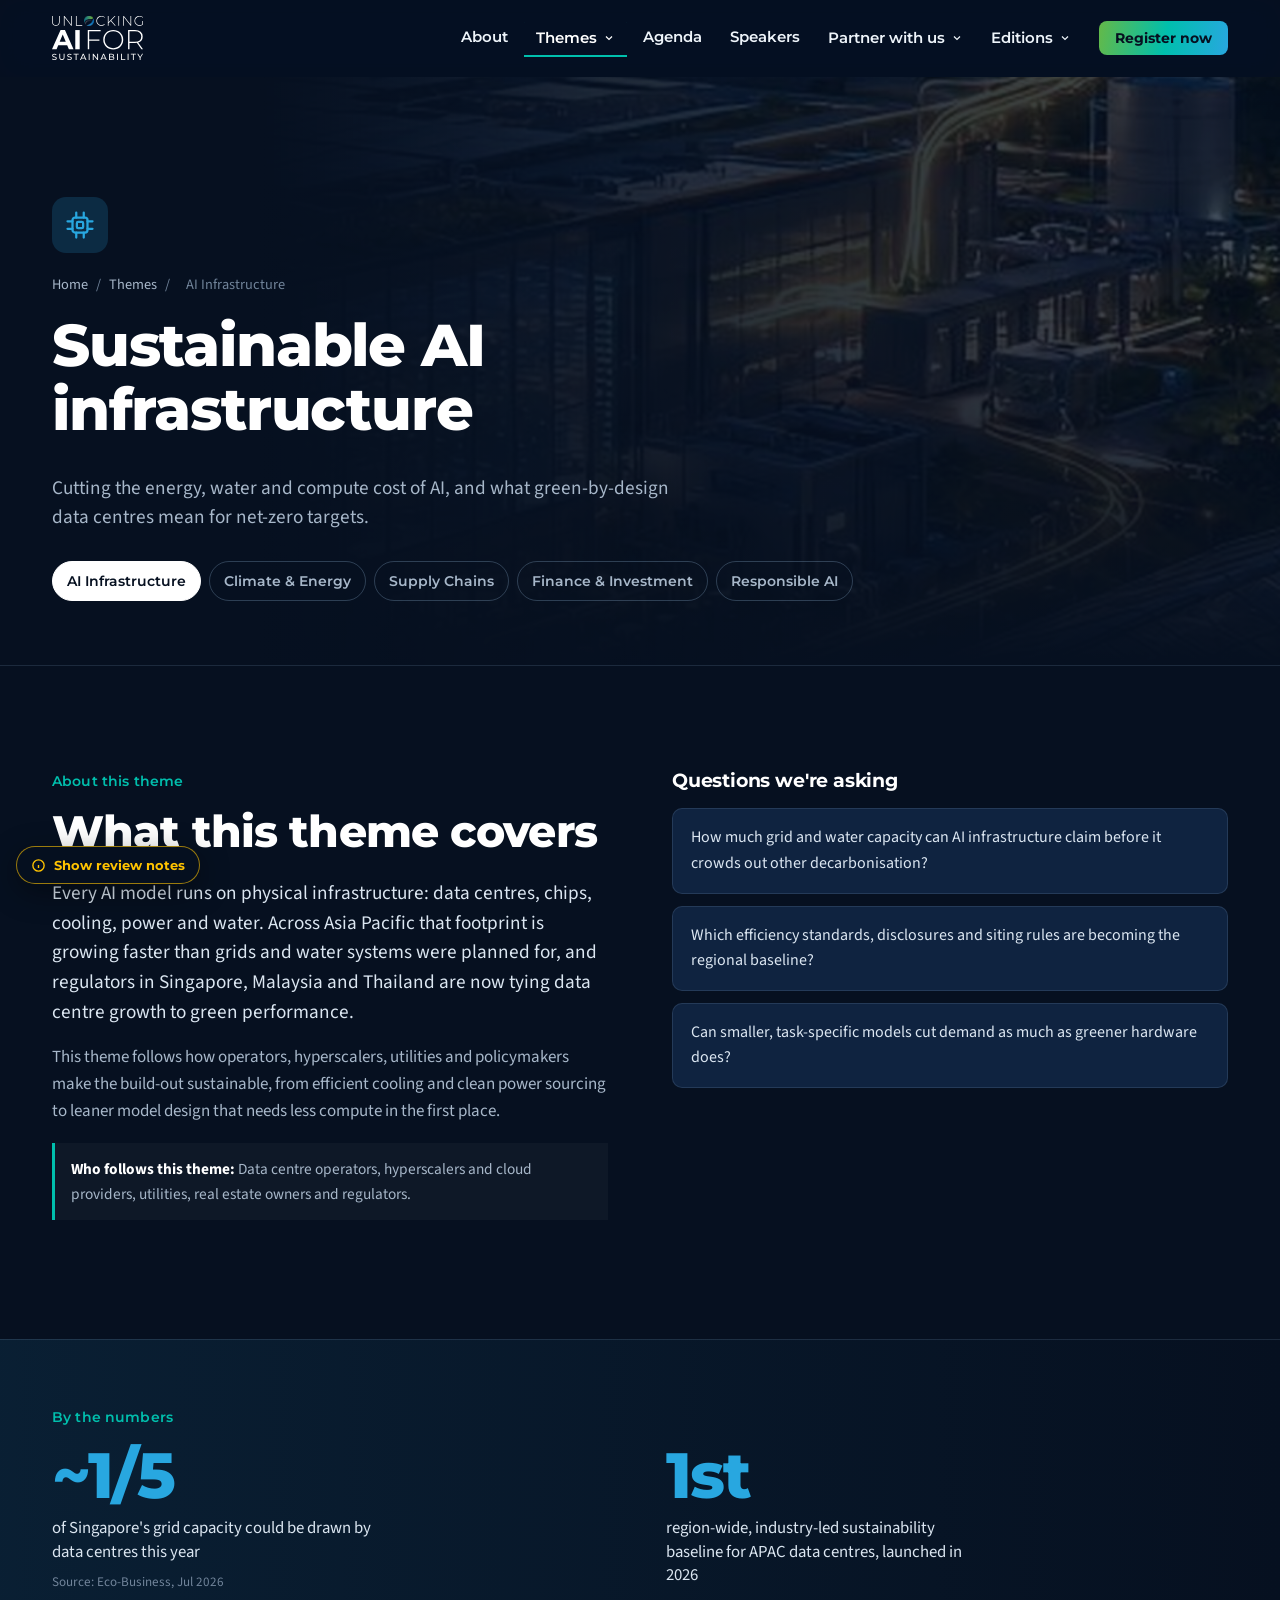
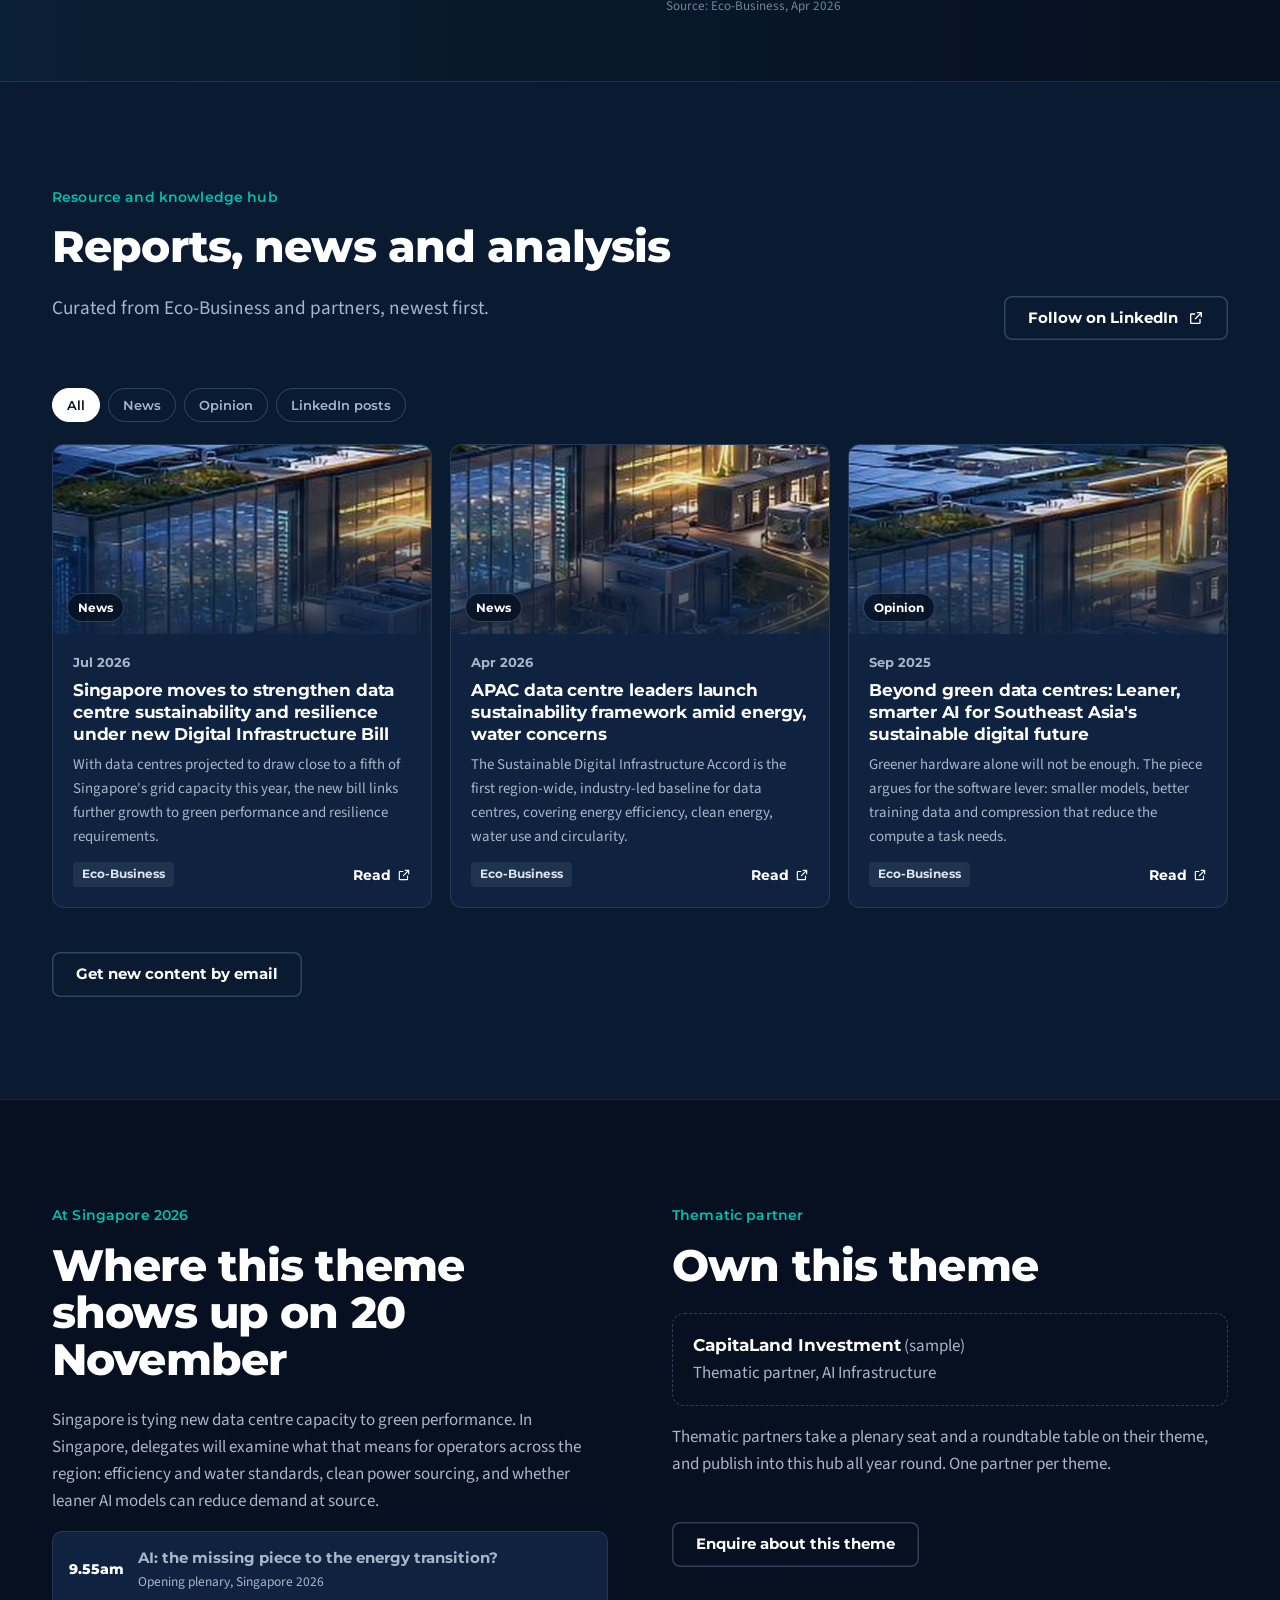
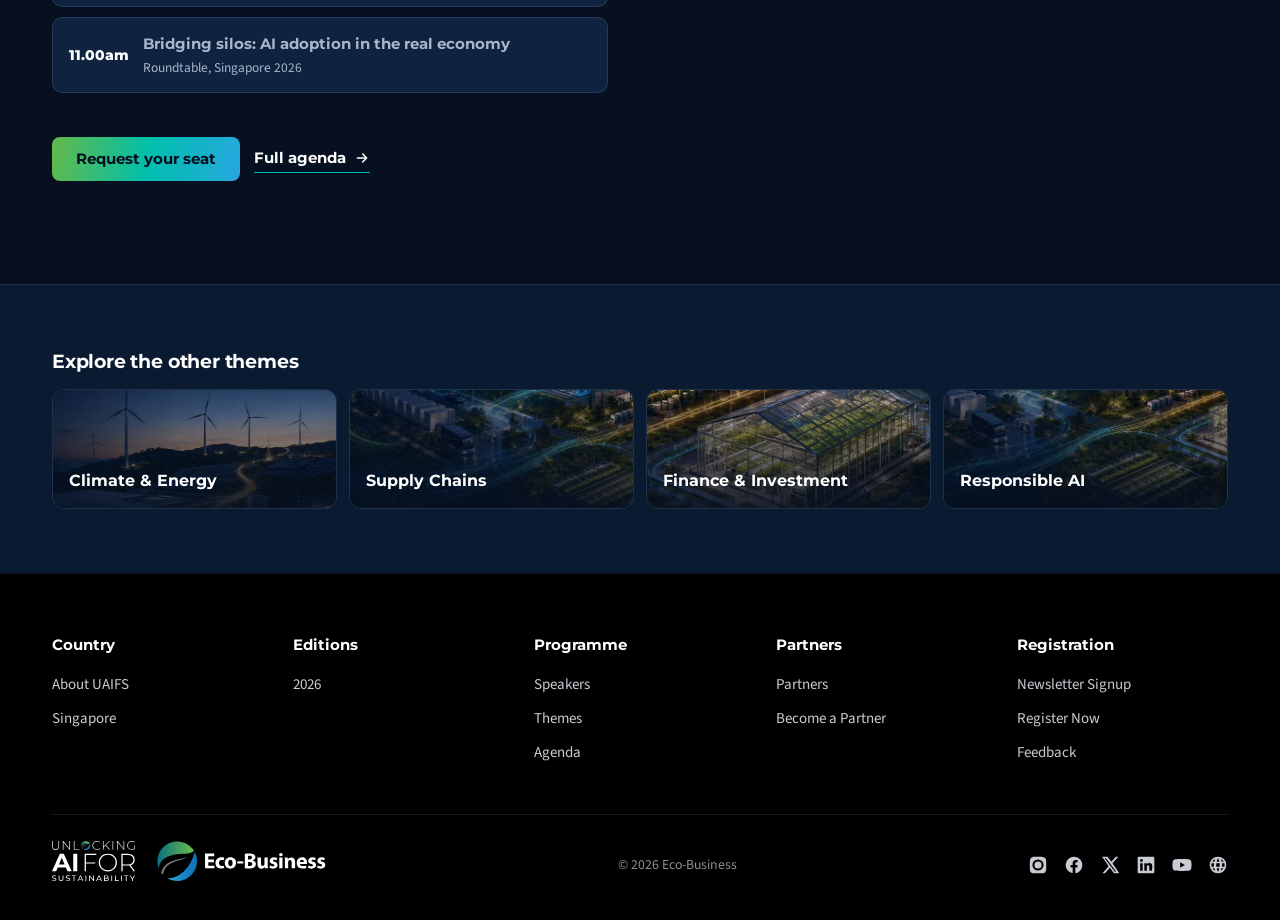
<file: site/theme-infrastructure.html>
<!DOCTYPE html>
<html lang="en-SG">
<head>
<meta charset="UTF-8">
<meta name="viewport" content="width=device-width, initial-scale=1, viewport-fit=cover">
<title>AI Infrastructure: Sustainable AI infrastructure | UAIFS knowledge hub</title>
<meta name="description" content="Sustainable AI infrastructure: Cutting the energy, water and compute cost of AI, and what green-by-design data centres mean for net-zero targets. News, research and analysis from the UAIFS knowledge hub.">
<link rel="canonical" href="https://www.unlockingaiforsustainability.com/theme-infrastructure.html">
<meta property="og:site_name" content="Unlocking AI for Sustainability"><meta property="og:type" content="website"><meta property="og:url" content="https://www.unlockingaiforsustainability.com/theme-infrastructure.html">
<meta property="og:title" content="AI Infrastructure: Sustainable AI infrastructure | UAIFS knowledge hub"><meta property="og:description" content="Sustainable AI infrastructure: Cutting the energy, water and compute cost of AI, and what green-by-design data centres mean for net-zero targets. News, research and analysis from the UAIFS knowledge hub."><meta property="og:image" content="https://www.unlockingaiforsustainability.com/assets/img/og-share-draft.jpg"><meta property="og:image:width" content="1200"><meta property="og:image:height" content="630">
<meta name="twitter:card" content="summary_large_image"><meta name="twitter:site" content="@ecobusinesscom">
<meta name="theme-color" content="#061020">
<script type="application/ld+json">[{"@context": "https://schema.org", "@type": "WebPage", "name": "AI Infrastructure: Sustainable AI infrastructure | UAIFS knowledge hub", "url": "https://www.unlockingaiforsustainability.com/theme-infrastructure.html", "publisher": {"@type": "Organization", "name": "Eco-Business", "url": "https://www.eco-business.com/"}}]</script>
<!-- Analytics: paste the Google Tag Manager (GA4) snippet here. The site pushes events to window.dataLayer (see README, Analytics plan). -->
<link rel="preconnect" href="https://fonts.googleapis.com"><link rel="preconnect" href="https://fonts.gstatic.com" crossorigin><link href="https://fonts.googleapis.com/css2?family=Montserrat:wght@500;600;700;800&family=Source+Sans+3:wght@400;600;700&display=swap" rel="stylesheet">
<link rel="icon" type="image/svg+xml" href="assets/img/favicon.svg">
<link rel="stylesheet" href="assets/css/style.css">
</head>
<body data-page-id="theme-infrastructure">
<a class="skip" href="#main">Skip to content</a>
<header class="site-header">
  <div class="wrap">
    <a class="brand" href="index.html" aria-label="Unlocking AI for Sustainability home"><img src="assets/img/uaifs-logo-white.svg" alt="Unlocking AI for Sustainability" width="91" height="44"></a>
    <button class="nav-toggle" aria-label="Menu" aria-expanded="false" aria-controls="site-nav"><span></span><span></span><span></span></button>
    <nav class="nav" id="site-nav" aria-label="Main">
      <a href="about.html" data-nav="about">About</a>
      <div class="dd is-active" data-nav="themes"><button type="button" aria-expanded="false">Themes <svg viewBox="0 0 24 24" fill="none" stroke="currentColor" stroke-width="2.4" aria-hidden="true"><path d="M6 9l6 6 6-6"/></svg></button>
        <div class="dd-menu"><a href="theme-infrastructure.html"><span class="ico" style="color:#28A7E0;background:color-mix(in srgb,#28A7E0 16%,transparent)"><svg viewBox="0 0 24 24" fill="none" stroke="currentColor" stroke-width="1.8" stroke-linecap="round" stroke-linejoin="round"><rect x="6" y="6" width="12" height="12" rx="2"/><rect x="9.5" y="9.5" width="5" height="5" rx="1"/><path d="M9 2v4M15 2v4M9 18v4M15 18v4M2 9h4M2 15h4M18 9h4M18 15h4"/></svg></span><span><strong>AI Infrastructure</strong><span>Sustainable AI infrastructure</span></span></a><a href="theme-climate-energy.html"><span class="ico" style="color:#64B948;background:color-mix(in srgb,#64B948 16%,transparent)"><svg viewBox="0 0 24 24" fill="none" stroke="currentColor" stroke-width="1.8" stroke-linecap="round" stroke-linejoin="round"><path d="M5 19c0-8 5-13 15-14-1 10-6 15-14 15"/><path d="M5 19l7-7"/><path d="M13 3l-2 4h3l-2 4"/></svg></span><span><strong>Climate &amp; Energy</strong><span>AI for climate, energy and environment</span></span></a><a href="theme-supply-chains.html"><span class="ico" style="color:#00BFAD;background:color-mix(in srgb,#00BFAD 16%,transparent)"><svg viewBox="0 0 24 24" fill="none" stroke="currentColor" stroke-width="1.8" stroke-linecap="round" stroke-linejoin="round"><circle cx="5" cy="6" r="2.2"/><circle cx="19" cy="6" r="2.2"/><circle cx="12" cy="18" r="2.2"/><path d="M7.2 6h9.6M6.2 8l4.6 8M17.8 8l-4.6 8"/></svg></span><span><strong>Supply Chains</strong><span>Supply chain resilience and operations optimisation</span></span></a><a href="theme-finance.html"><span class="ico" style="color:#FFC300;background:color-mix(in srgb,#FFC300 16%,transparent)"><svg viewBox="0 0 24 24" fill="none" stroke="currentColor" stroke-width="1.8" stroke-linecap="round" stroke-linejoin="round"><path d="M3 20h18"/><path d="M6 16v-4M11 16V8M16 16v-6"/><path d="M4 9l6-5 4 3 6-4"/></svg></span><span><strong>Finance &amp; Investment</strong><span>Finance and investments</span></span></a><a href="theme-responsible-ai.html"><span class="ico" style="color:#F15B29;background:color-mix(in srgb,#F15B29 16%,transparent)"><svg viewBox="0 0 24 24" fill="none" stroke="currentColor" stroke-width="1.8" stroke-linecap="round" stroke-linejoin="round"><path d="M12 3l8 3v6c0 4.5-3.4 8-8 9-4.6-1-8-4.5-8-9V6z"/><path d="M8.5 12l2.5 2.5 4.5-5"/></svg></span><span><strong>Responsible AI</strong><span>AI safety and governance, responsible AI</span></span></a><hr><a class="dd-all" href="themes.html">All themes and the knowledge hub</a></div></div>
      <a href="agenda.html" data-nav="agenda">Agenda</a>
      <a href="speakers.html" data-nav="speakers">Speakers</a>
      <div class="dd" data-nav="partners"><button type="button" aria-expanded="false">Partner with us <svg viewBox="0 0 24 24" fill="none" stroke="currentColor" stroke-width="2.4" aria-hidden="true"><path d="M6 9l6 6 6-6"/></svg></button>
        <div class="dd-menu" style="min-width:270px">
          <a href="partners.html#why" style="grid-template-columns:1fr"><span><strong>Why partner</strong><span>Audience, reach and results</span></span></a>
          <a href="partners.html#fit" style="grid-template-columns:1fr"><span><strong>Find your tier</strong><span>Match your goals to a package</span></span></a>
          <a href="partners.html#tiers" style="grid-template-columns:1fr"><span><strong>Tiers and benefits</strong><span>Compare what each tier includes</span></span></a>
          <a href="partners.html#current" style="grid-template-columns:1fr"><span><strong>Current partners</strong><span>By edition and tier</span></span></a>
          <hr><a class="dd-all" href="partners.html#become">Enquire about partnering</a>
        </div></div>
      <div class="dd" data-nav="editions"><button type="button" aria-expanded="false">Editions <svg viewBox="0 0 24 24" fill="none" stroke="currentColor" stroke-width="2.4" aria-hidden="true"><path d="M6 9l6 6 6-6"/></svg></button>
        <div class="dd-menu" style="min-width:240px">
          <a href="edition-2026.html" style="grid-template-columns:1fr"><span><strong>Singapore 2026</strong><span>Inaugural edition, 20 November</span></span></a>
          <a href="register.html#newsletter" style="grid-template-columns:1fr"><span><strong>Future editions</strong><span>Get notified when announced</span></span></a>
        </div></div>
      <a class="btn btn--primary btn--sm" href="register.html" data-track="nav_register">Register now</a>
    </nav>
  </div>
</header>
<main id="main"><section class="phero"><div class="phero__kv img-theme-infrastructure" aria-hidden="true"></div><div class="wrap">
  <div class="theme-hero-ico" style="--c:#28A7E0"><svg viewBox="0 0 24 24" fill="none" stroke="currentColor" stroke-width="1.8" stroke-linecap="round" stroke-linejoin="round"><rect x="6" y="6" width="12" height="12" rx="2"/><rect x="9.5" y="9.5" width="5" height="5" rx="1"/><path d="M9 2v4M15 2v4M9 18v4M15 18v4M2 9h4M2 15h4M18 9h4M18 15h4"/></svg></div><nav class="crumbs" aria-label="Breadcrumb"><a href="index.html">Home</a><span aria-hidden="true">/</span><a href="themes.html">Themes</a><span aria-hidden="true">/</span><span aria-current="page">AI Infrastructure</span></nav><h1>Sustainable AI infrastructure</h1><p class="lead">Cutting the energy, water and compute cost of AI, and what green-by-design data centres mean for net-zero targets.</p><nav class="tnav" aria-label="Themes"><a href="theme-infrastructure.html" aria-current="page">AI Infrastructure</a><a href="theme-climate-energy.html">Climate &amp; Energy</a><a href="theme-supply-chains.html">Supply Chains</a><a href="theme-finance.html">Finance &amp; Investment</a><a href="theme-responsible-ai.html">Responsible AI</a></nav>
</div></section>
<section class="sec"><div class="wrap split">
  <div><span class="kicker">About this theme</span><h2>What this theme covers</h2><p class="lead" style="color:#dbe6f1">Every AI model runs on physical infrastructure: data centres, chips, cooling, power and water. Across Asia Pacific that footprint is growing faster than grids and water systems were planned for, and regulators in Singapore, Malaysia and Thailand are now tying data centre growth to green performance.</p><p class="muted">This theme follows how operators, hyperscalers, utilities and policymakers make the build-out sustainable, from efficient cooling and clean power sourcing to leaner model design that needs less compute in the first place.</p>
    <p class="who"><strong>Who follows this theme:</strong> Data centre operators, hyperscalers and cloud providers, utilities, real estate owners and regulators.</p></div>
  <div><h3 style="margin-bottom:16px">Questions we're asking</h3><ul class="qlist"><li>How much grid and water capacity can AI infrastructure claim before it crowds out other decarbonisation?</li><li>Which efficiency standards, disclosures and siting rules are becoming the regional baseline?</li><li>Can smaller, task-specific models cut demand as much as greener hardware does?</li></ul></div>
</div></section>
<section class="tstats-band" style="--c:#28A7E0" aria-label="Key figures"><div class="wrap"><span class="kicker">By the numbers</span><div class="tstats"><div class="tstat"><b style="color:#28A7E0">~1/5</b><span>of Singapore&#x27;s grid capacity could be drawn by data centres this year</span><small>Source: Eco-Business, Jul 2026</small></div><div class="tstat"><b style="color:#28A7E0">1st</b><span>region-wide, industry-led sustainability baseline for APAC data centres, launched in 2026</span><small>Source: Eco-Business, Apr 2026</small></div></div></div></section>
<section class="sec sec--deep" id="hub"><div class="wrap">
  <div class="head-row"><div class="head"><span class="kicker">Resource and knowledge hub</span><h2>Reports, news and analysis</h2><p class="lead">Curated from Eco-Business and partners, newest first.</p></div>
  <a class="btn btn--ghost" href="https://www.linkedin.com/company/eco-business" target="_blank" rel="noopener">Follow on LinkedIn <svg viewBox="0 0 24 24" fill="none" stroke="currentColor" stroke-width="2" stroke-linecap="round" stroke-linejoin="round" aria-hidden="true"><path d="M14 4h6v6M20 4l-9 9M18 14v5a1 1 0 01-1 1H5a1 1 0 01-1-1V7a1 1 0 011-1h5"/></svg></a></div>
  
  <div class="filters" data-feed="feed-infra" role="group" aria-label="Filter by type"><button aria-pressed="true" data-k="type" data-v="all">All</button><button aria-pressed="false" data-k="type" data-v="News">News</button><button aria-pressed="false" data-k="type" data-v="Opinion">Opinion</button><button aria-pressed="false" data-k="type" data-v="LinkedIn">LinkedIn posts</button></div>
  <div class="rcards" id="feed-infra"><article class="rcard" data-theme="infra" data-type="News">
  <a class="rcard__img img-theme-infrastructure" style="background-position:30% 40%" href="https://www.eco-business.com/news/singapore-moves-to-strengthen-data-centre-sustainability-and-resilience-under-new-digital-infrastructure-bill/" target="_blank" rel="noopener" tabindex="-1" aria-hidden="true"><span class="rcard__type">News</span></a>
  <div class="rcard__b">
    <time datetime="2026-07-07">Jul 2026</time>
    <h3><a href="https://www.eco-business.com/news/singapore-moves-to-strengthen-data-centre-sustainability-and-resilience-under-new-digital-infrastructure-bill/" target="_blank" rel="noopener" data-track="resource_click">Singapore moves to strengthen data centre sustainability and resilience under new Digital Infrastructure Bill</a></h3>
    <p>With data centres projected to draw close to a fifth of Singapore&#x27;s grid capacity this year, the new bill links further growth to green performance and resilience requirements.</p>
    <div class="rcard__meta"><span class="ptype">Eco-Business</span><a class="rcard__go" href="https://www.eco-business.com/news/singapore-moves-to-strengthen-data-centre-sustainability-and-resilience-under-new-digital-infrastructure-bill/" target="_blank" rel="noopener" aria-label="Read: Singapore moves to strengthen data centre sustainability and resilience under new Digital Infrastructure Bill">Read <svg viewBox="0 0 24 24" fill="none" stroke="currentColor" stroke-width="2" stroke-linecap="round" stroke-linejoin="round" aria-hidden="true"><path d="M14 4h6v6M20 4l-9 9M18 14v5a1 1 0 01-1 1H5a1 1 0 01-1-1V7a1 1 0 011-1h5"/></svg></a></div>
  </div>
</article><article class="rcard" data-theme="infra" data-type="News">
  <a class="rcard__img img-theme-infrastructure" style="background-position:70% 60%" href="https://www.eco-business.com/news/apac-data-centre-leaders-launch-sustainability-framework-amid-energy-water-concerns/" target="_blank" rel="noopener" tabindex="-1" aria-hidden="true"><span class="rcard__type">News</span></a>
  <div class="rcard__b">
    <time datetime="2026-04-15">Apr 2026</time>
    <h3><a href="https://www.eco-business.com/news/apac-data-centre-leaders-launch-sustainability-framework-amid-energy-water-concerns/" target="_blank" rel="noopener" data-track="resource_click">APAC data centre leaders launch sustainability framework amid energy, water concerns</a></h3>
    <p>The Sustainable Digital Infrastructure Accord is the first region-wide, industry-led baseline for data centres, covering energy efficiency, clean energy, water use and circularity.</p>
    <div class="rcard__meta"><span class="ptype">Eco-Business</span><a class="rcard__go" href="https://www.eco-business.com/news/apac-data-centre-leaders-launch-sustainability-framework-amid-energy-water-concerns/" target="_blank" rel="noopener" aria-label="Read: APAC data centre leaders launch sustainability framework amid energy, water concerns">Read <svg viewBox="0 0 24 24" fill="none" stroke="currentColor" stroke-width="2" stroke-linecap="round" stroke-linejoin="round" aria-hidden="true"><path d="M14 4h6v6M20 4l-9 9M18 14v5a1 1 0 01-1 1H5a1 1 0 01-1-1V7a1 1 0 011-1h5"/></svg></a></div>
  </div>
</article><article class="rcard" data-theme="infra" data-type="Opinion">
  <a class="rcard__img img-theme-infrastructure" style="background-position:50% 20%" href="https://www.eco-business.com/opinion/beyond-green-data-centres-leaner-smarter-ai-for-southeast-asias-sustainable-digital-future/" target="_blank" rel="noopener" tabindex="-1" aria-hidden="true"><span class="rcard__type">Opinion</span></a>
  <div class="rcard__b">
    <time datetime="2025-09-10">Sep 2025</time>
    <h3><a href="https://www.eco-business.com/opinion/beyond-green-data-centres-leaner-smarter-ai-for-southeast-asias-sustainable-digital-future/" target="_blank" rel="noopener" data-track="resource_click">Beyond green data centres: Leaner, smarter AI for Southeast Asia&#x27;s sustainable digital future</a></h3>
    <p>Greener hardware alone will not be enough. The piece argues for the software lever: smaller models, better training data and compression that reduce the compute a task needs.</p>
    <div class="rcard__meta"><span class="ptype">Eco-Business</span><a class="rcard__go" href="https://www.eco-business.com/opinion/beyond-green-data-centres-leaner-smarter-ai-for-southeast-asias-sustainable-digital-future/" target="_blank" rel="noopener" aria-label="Read: Beyond green data centres: Leaner, smarter AI for Southeast Asia&#x27;s sustainable digital future">Read <svg viewBox="0 0 24 24" fill="none" stroke="currentColor" stroke-width="2" stroke-linecap="round" stroke-linejoin="round" aria-hidden="true"><path d="M14 4h6v6M20 4l-9 9M18 14v5a1 1 0 01-1 1H5a1 1 0 01-1-1V7a1 1 0 011-1h5"/></svg></a></div>
  </div>
</article><div class="feed-empty" hidden>No LinkedIn posts in this hub yet. Posts from Eco-Business and partners tagged to this theme will appear here. <a href="https://www.linkedin.com/company/eco-business" target="_blank" rel="noopener">Follow Eco-Business on LinkedIn</a>.</div></div>
  
  <div class="sec-cta"><a class="btn btn--ghost" href="register.html#newsletter">Get new content by email</a></div>
</div></section>
<section class="sec"><div class="wrap split">
  <div><span class="kicker">At Singapore 2026</span><h2>Where this theme shows up on 20 November</h2><p class="muted">Singapore is tying new data centre capacity to green performance. In Singapore, delegates will examine what that means for operators across the region: efficiency and water standards, clean power sourcing, and whether leaner AI models can reduce demand at source.</p><div class="at-summit"><a href="agenda.html#s-plenary"><time>9.55am</time><span><strong>AI: the missing piece to the energy transition?</strong><span>Opening plenary, Singapore 2026</span></span></a><a href="agenda.html#s-roundtable"><time>11.00am</time><span><strong>Bridging silos: AI adoption in the real economy</strong><span>Roundtable, Singapore 2026</span></span></a></div>
    <div class="sec-cta"><a class="btn btn--primary" href="register.html" data-track="theme_register">Request your seat</a><a class="link" href="agenda.html">Full agenda <svg viewBox="0 0 24 24" fill="none" stroke="currentColor" stroke-width="2.2" stroke-linecap="round" stroke-linejoin="round" aria-hidden="true"><path d="M5 12h14M13 6l6 6-6 6"/></svg></a></div></div>
  <div><span class="kicker">Thematic partner</span><h2>Own this theme</h2><div class="tpartner" style="margin-bottom:18px"><span><strong>CapitaLand Investment</strong> (sample)<br>Thematic partner, AI Infrastructure</span></div>
    <p class="muted">Thematic partners take a plenary seat and a roundtable table on their theme, and publish into this hub all year round. One partner per theme.</p>
    <div class="sec-cta"><a class="btn btn--ghost" href="partners.html#become" data-tier="thematic">Enquire about this theme</a></div></div>
</div></section>
<section class="sec sec--deep sec--tight"><div class="wrap"><h3 style="margin-bottom:16px">Explore the other themes</h3><div class="omini-row"><a class="omini" style="--c:#64B948" href="theme-climate-energy.html"><span class="img-theme-climate-energy" aria-hidden="true"></span><strong>Climate &amp; Energy</strong></a><a class="omini" style="--c:#00BFAD" href="theme-supply-chains.html"><span class="img-theme-supply-chains" aria-hidden="true"></span><strong>Supply Chains</strong></a><a class="omini" style="--c:#FFC300" href="theme-finance.html"><span class="img-theme-finance" aria-hidden="true"></span><strong>Finance &amp; Investment</strong></a><a class="omini" style="--c:#F15B29" href="theme-responsible-ai.html"><span class="img-theme-responsible-ai" aria-hidden="true"></span><strong>Responsible AI</strong></a></div></div></section>
</main>
<footer class="site-footer">
  <div class="wrap">
    <div class="f-cols">
      <div><h4>Country</h4><a href="about.html">About UAIFS</a><a href="edition-2026.html">Singapore</a></div>
      <div><h4>Editions</h4><a href="edition-2026.html">2026</a></div>
      <div><h4>Programme</h4><a href="speakers.html">Speakers</a><a href="themes.html">Themes</a><a href="agenda.html">Agenda</a></div>
      <div><h4>Partners</h4><a href="partners.html">Partners</a><a href="partners.html#become">Become a Partner</a></div>
      <div><h4>Registration</h4><a href="register.html#newsletter">Newsletter Signup</a><a href="register.html">Register Now</a><a href="register.html#feedback">Feedback</a></div>
    </div>
    <div class="f-bottom">
      <div class="logos"><a href="index.html"><img src="assets/img/uaifs-logo-white.svg" alt="Unlocking AI for Sustainability" width="83" height="40"></a><a href="https://www.eco-business.com/" target="_blank" rel="noopener"><img src="assets/img/eb-logo-white.svg" alt="Eco-Business" height="40"></a></div>
      <p class="copyright">&copy; 2026 Eco-Business</p>
      <div class="f-social"><a href="https://www.instagram.com/ecobusinesscom" aria-label="Instagram" target="_blank" rel="noopener"><svg viewBox="0 0 24 24"><path d="M12 2.2c3.2 0 3.6 0 4.9.1 1.2.1 1.8.3 2.2.4.6.2 1 .5 1.4.9.4.4.7.8.9 1.4.2.4.4 1 .4 2.2.1 1.3.1 1.7.1 4.9s0 3.6-.1 4.9c-.1 1.2-.3 1.8-.4 2.2-.2.6-.5 1-.9 1.4-.4.4-.8.7-1.4.9-.4.2-1 .4-2.2.4-1.3.1-1.7.1-4.9.1s-3.6 0-4.9-.1c-1.2-.1-1.8-.3-2.2-.4-.6-.2-1-.5-1.4-.9-.4-.4-.7-.8-.9-1.4-.2-.4-.4-1-.4-2.2C2.2 15.6 2.2 15.2 2.2 12s0-3.6.1-4.9c.1-1.2.3-1.8.4-2.2.2-.6.5-1 .9-1.4.4-.4.8-.7 1.4-.9.4-.2 1-.4 2.2-.4C8.4 2.2 8.8 2.2 12 2.2zm0 3.1a6.7 6.7 0 100 13.4 6.7 6.7 0 000-13.4zm0 11a4.3 4.3 0 110-8.6 4.3 4.3 0 010 8.6zm6.5-11.3a1.6 1.6 0 11-3.2 0 1.6 1.6 0 013.2 0z"/></svg></a><a href="https://www.facebook.com/EcoBusinessMedia/" aria-label="Facebook" target="_blank" rel="noopener"><svg viewBox="0 0 24 24"><path d="M22 12a10 10 0 10-11.6 9.9v-7H7.9V12h2.5V9.8c0-2.5 1.5-3.9 3.8-3.9 1.1 0 2.2.2 2.2.2v2.5h-1.2c-1.2 0-1.6.8-1.6 1.6V12h2.7l-.4 2.9h-2.3v7A10 10 0 0022 12z"/></svg></a><a href="https://twitter.com/ecobusinesscom" aria-label="X" target="_blank" rel="noopener"><svg viewBox="0 0 24 24"><path d="M18.9 2H22l-7 8 8.2 12h-6.4l-5-6.6L6 22H2.9l7.5-8.6L2.5 2h6.6l4.5 6zM17.8 20.1h1.7L7.3 3.8H5.5z"/></svg></a><a href="https://www.linkedin.com/company/eco-business" aria-label="LinkedIn" target="_blank" rel="noopener"><svg viewBox="0 0 24 24"><path d="M20.5 2h-17A1.5 1.5 0 002 3.5v17A1.5 1.5 0 003.5 22h17a1.5 1.5 0 001.5-1.5v-17A1.5 1.5 0 0020.5 2zM8 19H5v-9h3zM6.5 8.3a1.7 1.7 0 110-3.5 1.7 1.7 0 010 3.5zM19 19h-3v-4.4c0-1 0-2.4-1.5-2.4S13 13.4 13 14.5V19h-3v-9h2.9v1.2h.1a3.2 3.2 0 012.9-1.6c3.1 0 3.7 2 3.7 4.7z"/></svg></a><a href="https://www.youtube.com/channel/UCagZ0j4TiZ8l-eQ-i2KZlqA" aria-label="YouTube" target="_blank" rel="noopener"><svg viewBox="0 0 24 24"><path d="M23 7.5a3 3 0 00-2.1-2.1C19 4.9 12 4.9 12 4.9s-7 0-8.9.5A3 3 0 001 7.5 31 31 0 00.5 12 31 31 0 001 16.5a3 3 0 002.1 2.1c1.9.5 8.9.5 8.9.5s7 0 8.9-.5a3 3 0 002.1-2.1A31 31 0 0023.5 12 31 31 0 0023 7.5zM9.8 15.3V8.7l5.7 3.3z"/></svg></a><a href="https://www.eco-business.com/" aria-label="Eco-Business website" target="_blank" rel="noopener"><svg viewBox="0 0 24 24"><path d="M12 2a10 10 0 100 20 10 10 0 000-20zm6.9 6h-2.5a15.6 15.6 0 00-1.2-3.1A8 8 0 0118.9 8zM12 4c.7 1 1.3 2.3 1.6 4h-3.2C10.7 6.3 11.3 5 12 4zM4.3 14a7.9 7.9 0 010-4h2.9a17.6 17.6 0 000 4zm.8 2h2.5a15.6 15.6 0 001.2 3.1A8 8 0 015.1 16zm2.5-8H5.1a8 8 0 013.7-3.1A15.6 15.6 0 007.6 8zM12 20c-.7-1-1.3-2.3-1.6-4h3.2c-.3 1.7-.9 3-1.6 4zm2-6h-4a15.3 15.3 0 010-4h4a15.3 15.3 0 010 4zm.9 5.1a15.6 15.6 0 001.2-3.1h2.5a8 8 0 01-3.7 3.1zM16.8 14a17.6 17.6 0 000-4h2.9a7.9 7.9 0 010 4z"/></svg></a></div>
    </div>
  </div>
</footer>
<button class="notes-toggle" type="button" aria-pressed="false"><svg viewBox="0 0 24 24" width="15" height="15" fill="none" stroke="currentColor" stroke-width="2.2"><circle cx="12" cy="12" r="9"/><path d="M12 11v5M12 8h.01"/></svg> Show review notes</button>
<script src="assets/js/main.js"></script>
</body>
</html>
</file>
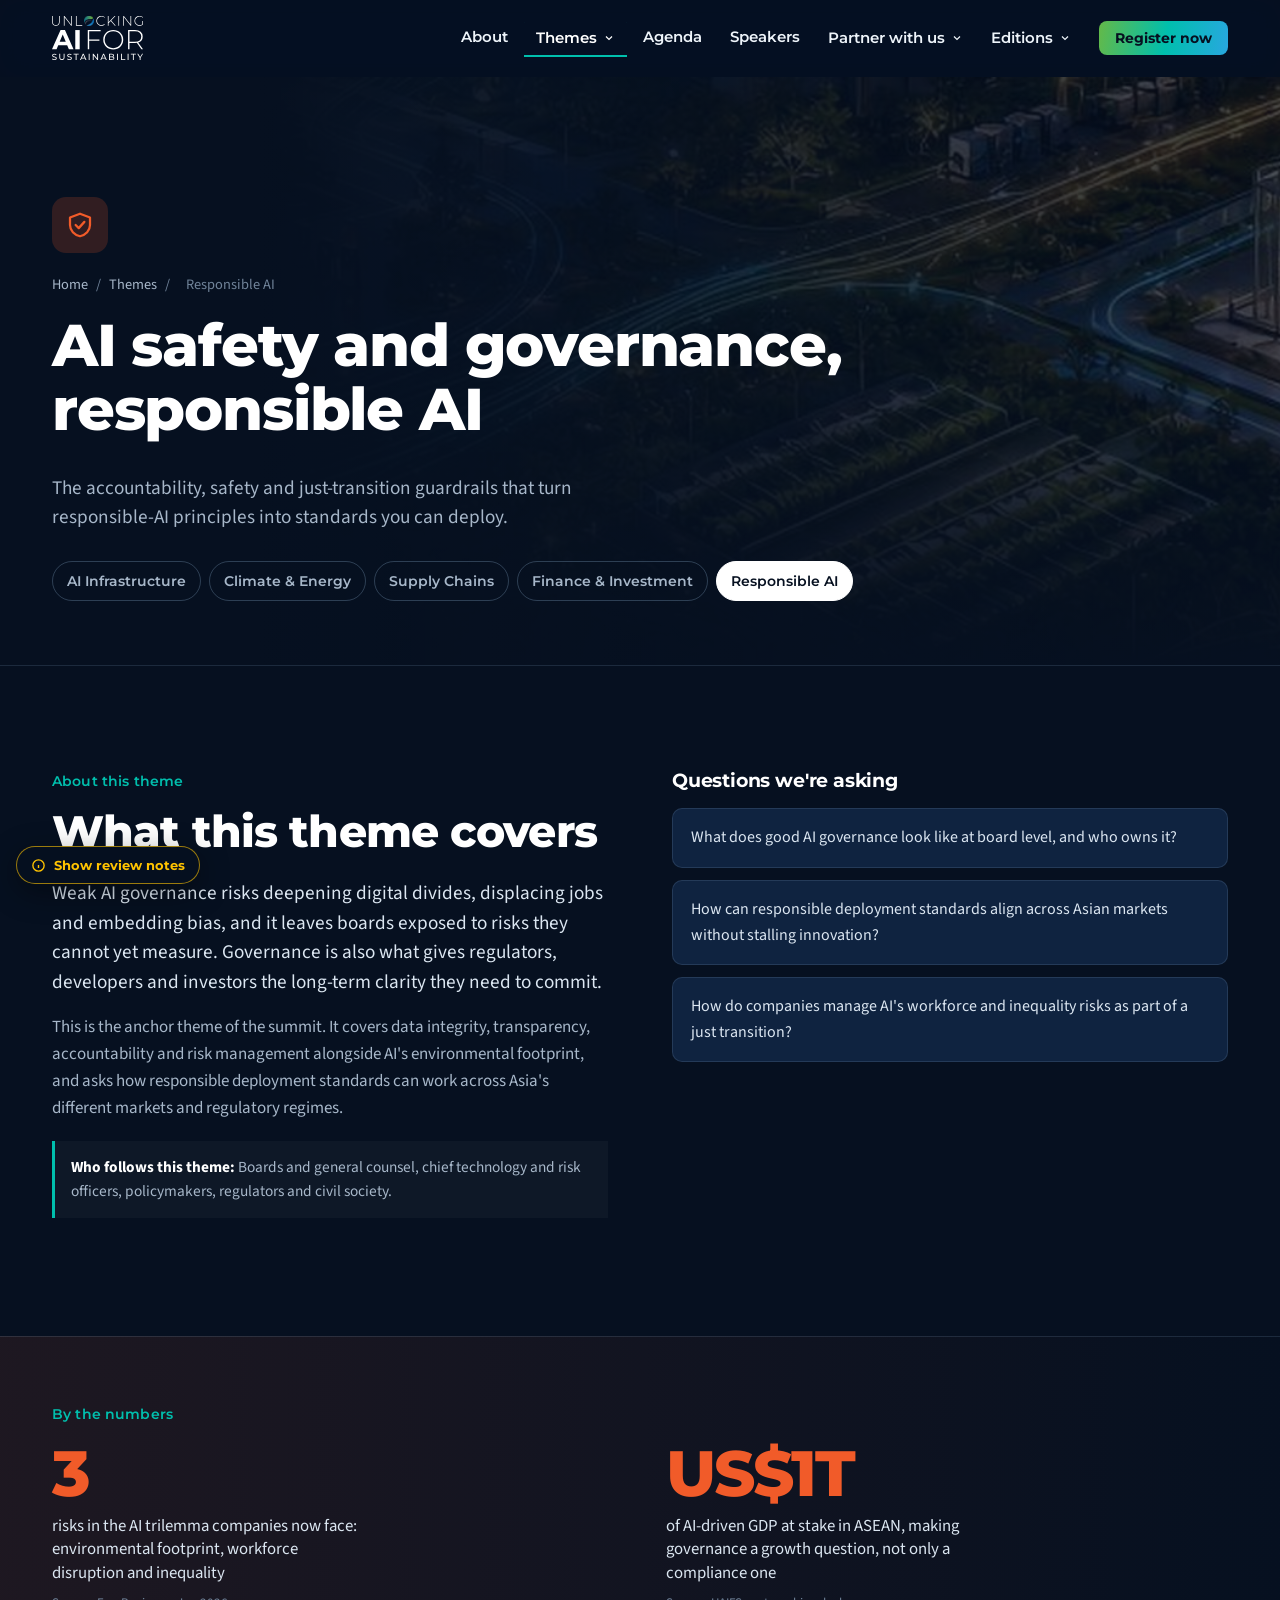
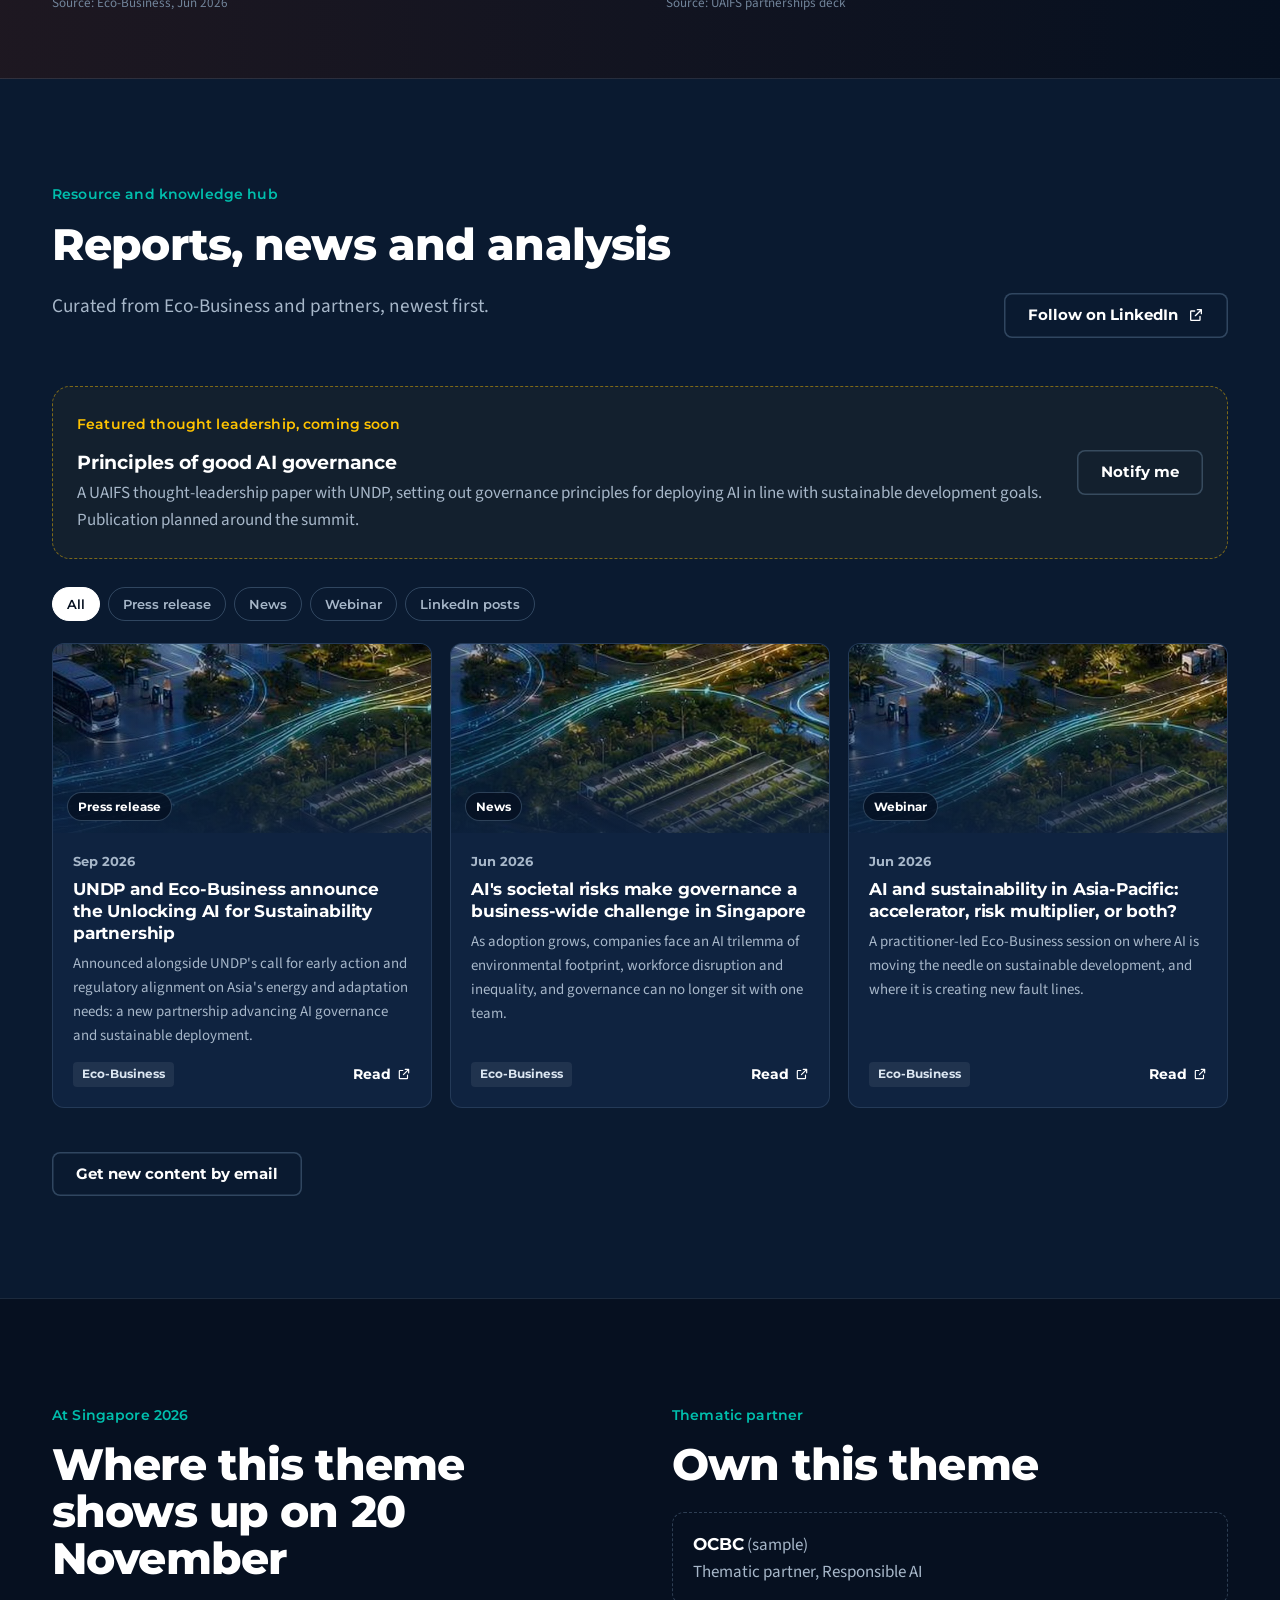
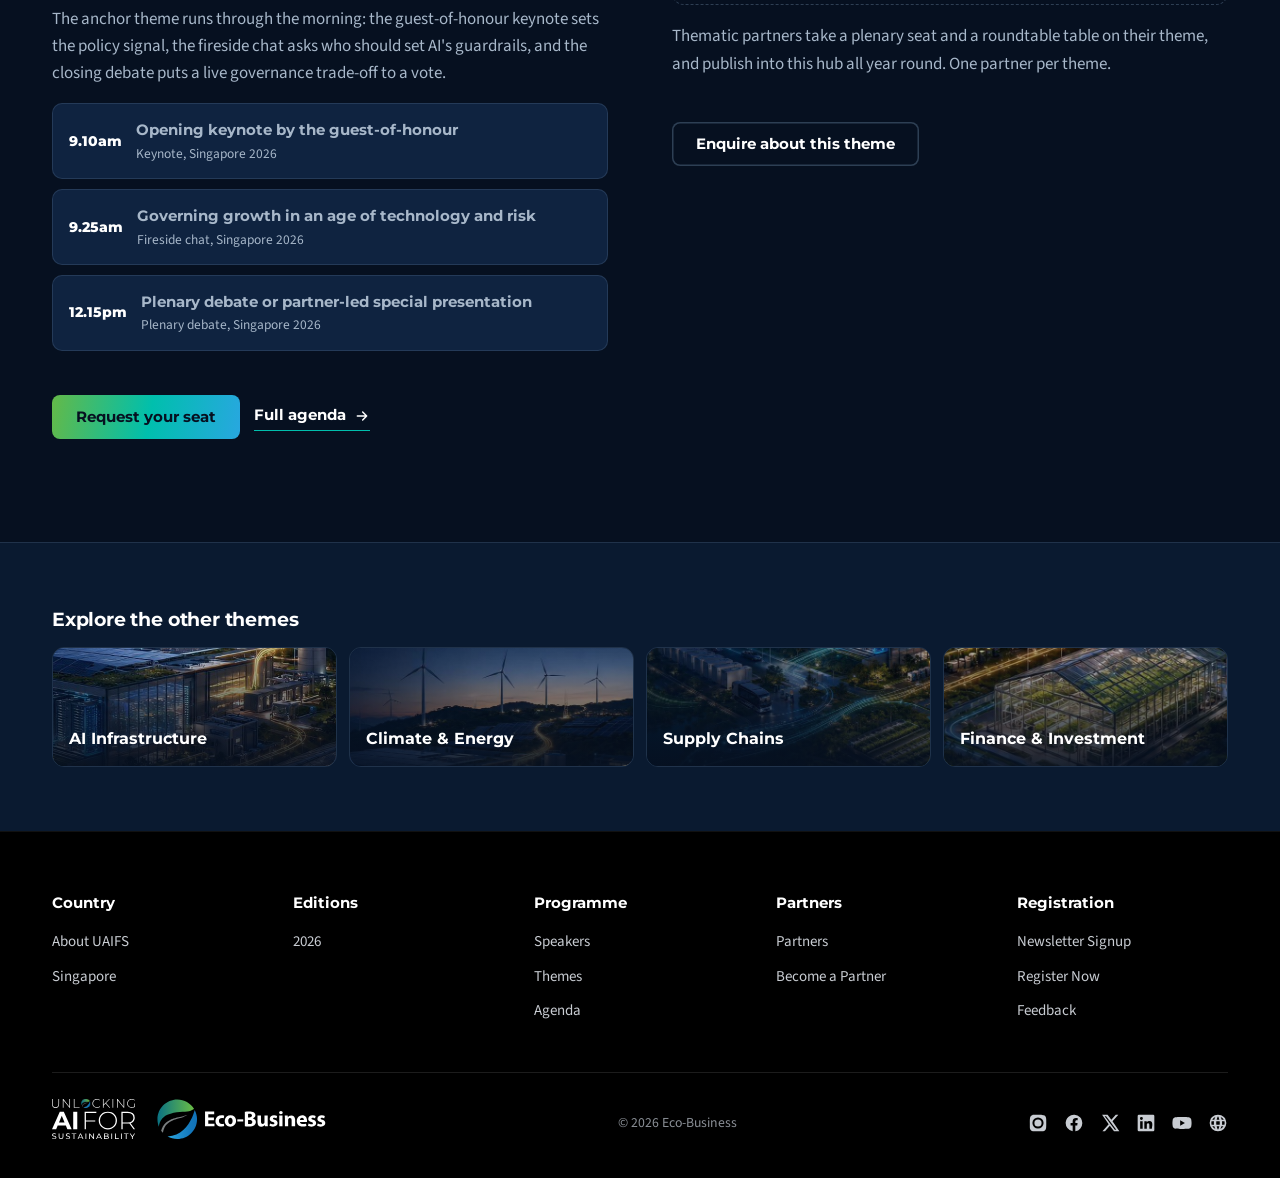
<file: site/theme-responsible-ai.html>
<!DOCTYPE html>
<html lang="en-SG">
<head>
<meta charset="UTF-8">
<meta name="viewport" content="width=device-width, initial-scale=1, viewport-fit=cover">
<title>Responsible AI: AI safety and governance, responsible AI | UAIFS knowledge hub</title>
<meta name="description" content="AI safety and governance, responsible AI: The accountability, safety and just-transition guardrails that turn responsible-AI principles into standards you can deploy. News, research and analysis from the UAIFS knowledge hub.">
<link rel="canonical" href="https://www.unlockingaiforsustainability.com/theme-responsible-ai.html">
<meta property="og:site_name" content="Unlocking AI for Sustainability"><meta property="og:type" content="website"><meta property="og:url" content="https://www.unlockingaiforsustainability.com/theme-responsible-ai.html">
<meta property="og:title" content="Responsible AI: AI safety and governance, responsible AI | UAIFS knowledge hub"><meta property="og:description" content="AI safety and governance, responsible AI: The accountability, safety and just-transition guardrails that turn responsible-AI principles into standards you can deploy. News, research and analysis from the UAIFS knowledge hub."><meta property="og:image" content="https://www.unlockingaiforsustainability.com/assets/img/og-share-draft.jpg"><meta property="og:image:width" content="1200"><meta property="og:image:height" content="630">
<meta name="twitter:card" content="summary_large_image"><meta name="twitter:site" content="@ecobusinesscom">
<meta name="theme-color" content="#061020">
<script type="application/ld+json">[{"@context": "https://schema.org", "@type": "WebPage", "name": "Responsible AI: AI safety and governance, responsible AI | UAIFS knowledge hub", "url": "https://www.unlockingaiforsustainability.com/theme-responsible-ai.html", "publisher": {"@type": "Organization", "name": "Eco-Business", "url": "https://www.eco-business.com/"}}]</script>
<!-- Analytics: paste the Google Tag Manager (GA4) snippet here. The site pushes events to window.dataLayer (see README, Analytics plan). -->
<link rel="preconnect" href="https://fonts.googleapis.com"><link rel="preconnect" href="https://fonts.gstatic.com" crossorigin><link href="https://fonts.googleapis.com/css2?family=Montserrat:wght@500;600;700;800&family=Source+Sans+3:wght@400;600;700&display=swap" rel="stylesheet">
<link rel="icon" type="image/svg+xml" href="assets/img/favicon.svg">
<link rel="stylesheet" href="assets/css/style.css">
</head>
<body data-page-id="theme-responsible-ai">
<a class="skip" href="#main">Skip to content</a>
<header class="site-header">
  <div class="wrap">
    <a class="brand" href="index.html" aria-label="Unlocking AI for Sustainability home"><img src="assets/img/uaifs-logo-white.svg" alt="Unlocking AI for Sustainability" width="91" height="44"></a>
    <button class="nav-toggle" aria-label="Menu" aria-expanded="false" aria-controls="site-nav"><span></span><span></span><span></span></button>
    <nav class="nav" id="site-nav" aria-label="Main">
      <a href="about.html" data-nav="about">About</a>
      <div class="dd is-active" data-nav="themes"><button type="button" aria-expanded="false">Themes <svg viewBox="0 0 24 24" fill="none" stroke="currentColor" stroke-width="2.4" aria-hidden="true"><path d="M6 9l6 6 6-6"/></svg></button>
        <div class="dd-menu"><a href="theme-infrastructure.html"><span class="ico" style="color:#28A7E0;background:color-mix(in srgb,#28A7E0 16%,transparent)"><svg viewBox="0 0 24 24" fill="none" stroke="currentColor" stroke-width="1.8" stroke-linecap="round" stroke-linejoin="round"><rect x="6" y="6" width="12" height="12" rx="2"/><rect x="9.5" y="9.5" width="5" height="5" rx="1"/><path d="M9 2v4M15 2v4M9 18v4M15 18v4M2 9h4M2 15h4M18 9h4M18 15h4"/></svg></span><span><strong>AI Infrastructure</strong><span>Sustainable AI infrastructure</span></span></a><a href="theme-climate-energy.html"><span class="ico" style="color:#64B948;background:color-mix(in srgb,#64B948 16%,transparent)"><svg viewBox="0 0 24 24" fill="none" stroke="currentColor" stroke-width="1.8" stroke-linecap="round" stroke-linejoin="round"><path d="M5 19c0-8 5-13 15-14-1 10-6 15-14 15"/><path d="M5 19l7-7"/><path d="M13 3l-2 4h3l-2 4"/></svg></span><span><strong>Climate &amp; Energy</strong><span>AI for climate, energy and environment</span></span></a><a href="theme-supply-chains.html"><span class="ico" style="color:#00BFAD;background:color-mix(in srgb,#00BFAD 16%,transparent)"><svg viewBox="0 0 24 24" fill="none" stroke="currentColor" stroke-width="1.8" stroke-linecap="round" stroke-linejoin="round"><circle cx="5" cy="6" r="2.2"/><circle cx="19" cy="6" r="2.2"/><circle cx="12" cy="18" r="2.2"/><path d="M7.2 6h9.6M6.2 8l4.6 8M17.8 8l-4.6 8"/></svg></span><span><strong>Supply Chains</strong><span>Supply chain resilience and operations optimisation</span></span></a><a href="theme-finance.html"><span class="ico" style="color:#FFC300;background:color-mix(in srgb,#FFC300 16%,transparent)"><svg viewBox="0 0 24 24" fill="none" stroke="currentColor" stroke-width="1.8" stroke-linecap="round" stroke-linejoin="round"><path d="M3 20h18"/><path d="M6 16v-4M11 16V8M16 16v-6"/><path d="M4 9l6-5 4 3 6-4"/></svg></span><span><strong>Finance &amp; Investment</strong><span>Finance and investments</span></span></a><a href="theme-responsible-ai.html"><span class="ico" style="color:#F15B29;background:color-mix(in srgb,#F15B29 16%,transparent)"><svg viewBox="0 0 24 24" fill="none" stroke="currentColor" stroke-width="1.8" stroke-linecap="round" stroke-linejoin="round"><path d="M12 3l8 3v6c0 4.5-3.4 8-8 9-4.6-1-8-4.5-8-9V6z"/><path d="M8.5 12l2.5 2.5 4.5-5"/></svg></span><span><strong>Responsible AI</strong><span>AI safety and governance, responsible AI</span></span></a><hr><a class="dd-all" href="themes.html">All themes and the knowledge hub</a></div></div>
      <a href="agenda.html" data-nav="agenda">Agenda</a>
      <a href="speakers.html" data-nav="speakers">Speakers</a>
      <div class="dd" data-nav="partners"><button type="button" aria-expanded="false">Partner with us <svg viewBox="0 0 24 24" fill="none" stroke="currentColor" stroke-width="2.4" aria-hidden="true"><path d="M6 9l6 6 6-6"/></svg></button>
        <div class="dd-menu" style="min-width:270px">
          <a href="partners.html#why" style="grid-template-columns:1fr"><span><strong>Why partner</strong><span>Audience, reach and results</span></span></a>
          <a href="partners.html#fit" style="grid-template-columns:1fr"><span><strong>Find your tier</strong><span>Match your goals to a package</span></span></a>
          <a href="partners.html#tiers" style="grid-template-columns:1fr"><span><strong>Tiers and benefits</strong><span>Compare what each tier includes</span></span></a>
          <a href="partners.html#current" style="grid-template-columns:1fr"><span><strong>Current partners</strong><span>By edition and tier</span></span></a>
          <hr><a class="dd-all" href="partners.html#become">Enquire about partnering</a>
        </div></div>
      <div class="dd" data-nav="editions"><button type="button" aria-expanded="false">Editions <svg viewBox="0 0 24 24" fill="none" stroke="currentColor" stroke-width="2.4" aria-hidden="true"><path d="M6 9l6 6 6-6"/></svg></button>
        <div class="dd-menu" style="min-width:240px">
          <a href="edition-2026.html" style="grid-template-columns:1fr"><span><strong>Singapore 2026</strong><span>Inaugural edition, 20 November</span></span></a>
          <a href="register.html#newsletter" style="grid-template-columns:1fr"><span><strong>Future editions</strong><span>Get notified when announced</span></span></a>
        </div></div>
      <a class="btn btn--primary btn--sm" href="register.html" data-track="nav_register">Register now</a>
    </nav>
  </div>
</header>
<main id="main"><section class="phero"><div class="phero__kv img-theme-responsible-ai" aria-hidden="true"></div><div class="wrap">
  <div class="theme-hero-ico" style="--c:#F15B29"><svg viewBox="0 0 24 24" fill="none" stroke="currentColor" stroke-width="1.8" stroke-linecap="round" stroke-linejoin="round"><path d="M12 3l8 3v6c0 4.5-3.4 8-8 9-4.6-1-8-4.5-8-9V6z"/><path d="M8.5 12l2.5 2.5 4.5-5"/></svg></div><nav class="crumbs" aria-label="Breadcrumb"><a href="index.html">Home</a><span aria-hidden="true">/</span><a href="themes.html">Themes</a><span aria-hidden="true">/</span><span aria-current="page">Responsible AI</span></nav><h1>AI safety and governance, responsible AI</h1><p class="lead">The accountability, safety and just-transition guardrails that turn responsible-AI principles into standards you can deploy.</p><nav class="tnav" aria-label="Themes"><a href="theme-infrastructure.html">AI Infrastructure</a><a href="theme-climate-energy.html">Climate &amp; Energy</a><a href="theme-supply-chains.html">Supply Chains</a><a href="theme-finance.html">Finance &amp; Investment</a><a href="theme-responsible-ai.html" aria-current="page">Responsible AI</a></nav>
</div></section>
<section class="sec"><div class="wrap split">
  <div><span class="kicker">About this theme</span><h2>What this theme covers</h2><p class="lead" style="color:#dbe6f1">Weak AI governance risks deepening digital divides, displacing jobs and embedding bias, and it leaves boards exposed to risks they cannot yet measure. Governance is also what gives regulators, developers and investors the long-term clarity they need to commit.</p><p class="muted">This is the anchor theme of the summit. It covers data integrity, transparency, accountability and risk management alongside AI&#x27;s environmental footprint, and asks how responsible deployment standards can work across Asia&#x27;s different markets and regulatory regimes.</p>
    <p class="who"><strong>Who follows this theme:</strong> Boards and general counsel, chief technology and risk officers, policymakers, regulators and civil society.</p></div>
  <div><h3 style="margin-bottom:16px">Questions we're asking</h3><ul class="qlist"><li>What does good AI governance look like at board level, and who owns it?</li><li>How can responsible deployment standards align across Asian markets without stalling innovation?</li><li>How do companies manage AI&#x27;s workforce and inequality risks as part of a just transition?</li></ul></div>
</div></section>
<section class="tstats-band" style="--c:#F15B29" aria-label="Key figures"><div class="wrap"><span class="kicker">By the numbers</span><div class="tstats"><div class="tstat"><b style="color:#F15B29">3</b><span>risks in the AI trilemma companies now face: environmental footprint, workforce disruption and inequality</span><small>Source: Eco-Business, Jun 2026</small></div><div class="tstat"><b style="color:#F15B29">US$1T</b><span>of AI-driven GDP at stake in ASEAN, making governance a growth question, not only a compliance one</span><small>Source: UAIFS partnerships deck</small></div></div></div></section>
<section class="sec sec--deep" id="hub"><div class="wrap">
  <div class="head-row"><div class="head"><span class="kicker">Resource and knowledge hub</span><h2>Reports, news and analysis</h2><p class="lead">Curated from Eco-Business and partners, newest first.</p></div>
  <a class="btn btn--ghost" href="https://www.linkedin.com/company/eco-business" target="_blank" rel="noopener">Follow on LinkedIn <svg viewBox="0 0 24 24" fill="none" stroke="currentColor" stroke-width="2" stroke-linecap="round" stroke-linejoin="round" aria-hidden="true"><path d="M14 4h6v6M20 4l-9 9M18 14v5a1 1 0 01-1 1H5a1 1 0 01-1-1V7a1 1 0 011-1h5"/></svg></a></div>
  <div class="feat-tl"><div><span class="kicker" style="color:var(--yellow)">Featured thought leadership, coming soon</span><h3>Principles of good AI governance</h3><p>A UAIFS thought-leadership paper with UNDP, setting out governance principles for deploying AI in line with sustainable development goals. Publication planned around the summit.</p></div><a class="btn btn--ghost" href="register.html#newsletter">Notify me</a></div>
  <div class="filters" data-feed="feed-gov" role="group" aria-label="Filter by type"><button aria-pressed="true" data-k="type" data-v="all">All</button><button aria-pressed="false" data-k="type" data-v="Press release">Press release</button><button aria-pressed="false" data-k="type" data-v="News">News</button><button aria-pressed="false" data-k="type" data-v="Webinar">Webinar</button><button aria-pressed="false" data-k="type" data-v="LinkedIn">LinkedIn posts</button></div>
  <div class="rcards" id="feed-gov"><article class="rcard" data-theme="gov" data-type="Press release">
  <a class="rcard__img img-theme-responsible-ai" style="background-position:30% 40%" href="https://www.eco-business.com/ms/press-releases/?page=1" target="_blank" rel="noopener" tabindex="-1" aria-hidden="true"><span class="rcard__type">Press release</span></a>
  <div class="rcard__b">
    <time datetime="2026-09-11">Sep 2026</time>
    <h3><a href="https://www.eco-business.com/ms/press-releases/?page=1" target="_blank" rel="noopener" data-track="resource_click">UNDP and Eco-Business announce the Unlocking AI for Sustainability partnership</a></h3>
    <p>Announced alongside UNDP&#x27;s call for early action and regulatory alignment on Asia&#x27;s energy and adaptation needs: a new partnership advancing AI governance and sustainable deployment.</p>
    <div class="rcard__meta"><span class="ptype">Eco-Business</span><a class="rcard__go" href="https://www.eco-business.com/ms/press-releases/?page=1" target="_blank" rel="noopener" aria-label="Read: UNDP and Eco-Business announce the Unlocking AI for Sustainability partnership">Read <svg viewBox="0 0 24 24" fill="none" stroke="currentColor" stroke-width="2" stroke-linecap="round" stroke-linejoin="round" aria-hidden="true"><path d="M14 4h6v6M20 4l-9 9M18 14v5a1 1 0 01-1 1H5a1 1 0 01-1-1V7a1 1 0 011-1h5"/></svg></a></div>
  </div>
</article><article class="rcard" data-theme="gov" data-type="News">
  <a class="rcard__img img-theme-responsible-ai" style="background-position:70% 60%" href="https://www.eco-business.com/news/ais-societal-risks-make-governance-a-business-wide-challenge-in-singapore/" target="_blank" rel="noopener" tabindex="-1" aria-hidden="true"><span class="rcard__type">News</span></a>
  <div class="rcard__b">
    <time datetime="2026-06-24">Jun 2026</time>
    <h3><a href="https://www.eco-business.com/news/ais-societal-risks-make-governance-a-business-wide-challenge-in-singapore/" target="_blank" rel="noopener" data-track="resource_click">AI&#x27;s societal risks make governance a business-wide challenge in Singapore</a></h3>
    <p>As adoption grows, companies face an AI trilemma of environmental footprint, workforce disruption and inequality, and governance can no longer sit with one team.</p>
    <div class="rcard__meta"><span class="ptype">Eco-Business</span><a class="rcard__go" href="https://www.eco-business.com/news/ais-societal-risks-make-governance-a-business-wide-challenge-in-singapore/" target="_blank" rel="noopener" aria-label="Read: AI&#x27;s societal risks make governance a business-wide challenge in Singapore">Read <svg viewBox="0 0 24 24" fill="none" stroke="currentColor" stroke-width="2" stroke-linecap="round" stroke-linejoin="round" aria-hidden="true"><path d="M14 4h6v6M20 4l-9 9M18 14v5a1 1 0 01-1 1H5a1 1 0 01-1-1V7a1 1 0 011-1h5"/></svg></a></div>
  </div>
</article><article class="rcard" data-theme="gov" data-type="Webinar">
  <a class="rcard__img img-theme-responsible-ai" style="background-position:50% 20%" href="https://events.eco-business.com/events/ai-and-sustainability-in-asia-pacific-accelerator-risk-multiplier-or-both" target="_blank" rel="noopener" tabindex="-1" aria-hidden="true"><span class="rcard__type">Webinar</span></a>
  <div class="rcard__b">
    <time datetime="2026-06-03">Jun 2026</time>
    <h3><a href="https://events.eco-business.com/events/ai-and-sustainability-in-asia-pacific-accelerator-risk-multiplier-or-both" target="_blank" rel="noopener" data-track="resource_click">AI and sustainability in Asia-Pacific: accelerator, risk multiplier, or both?</a></h3>
    <p>A practitioner-led Eco-Business session on where AI is moving the needle on sustainable development, and where it is creating new fault lines.</p>
    <div class="rcard__meta"><span class="ptype">Eco-Business</span><a class="rcard__go" href="https://events.eco-business.com/events/ai-and-sustainability-in-asia-pacific-accelerator-risk-multiplier-or-both" target="_blank" rel="noopener" aria-label="Read: AI and sustainability in Asia-Pacific: accelerator, risk multiplier, or both?">Read <svg viewBox="0 0 24 24" fill="none" stroke="currentColor" stroke-width="2" stroke-linecap="round" stroke-linejoin="round" aria-hidden="true"><path d="M14 4h6v6M20 4l-9 9M18 14v5a1 1 0 01-1 1H5a1 1 0 01-1-1V7a1 1 0 011-1h5"/></svg></a></div>
  </div>
</article><div class="feed-empty" hidden>No LinkedIn posts in this hub yet. Posts from Eco-Business and partners tagged to this theme will appear here. <a href="https://www.linkedin.com/company/eco-business" target="_blank" rel="noopener">Follow Eco-Business on LinkedIn</a>.</div></div>
  <div class="rnote"><strong>Review note:</strong> The UNDP partnership release link points to the Eco-Business press release listing; update it to the release's own page once published.</div>
  <div class="sec-cta"><a class="btn btn--ghost" href="register.html#newsletter">Get new content by email</a></div>
</div></section>
<section class="sec"><div class="wrap split">
  <div><span class="kicker">At Singapore 2026</span><h2>Where this theme shows up on 20 November</h2><p class="muted">The anchor theme runs through the morning: the guest-of-honour keynote sets the policy signal, the fireside chat asks who should set AI&#x27;s guardrails, and the closing debate puts a live governance trade-off to a vote.</p><div class="at-summit"><a href="agenda.html#s-keynote"><time>9.10am</time><span><strong>Opening keynote by the guest-of-honour</strong><span>Keynote, Singapore 2026</span></span></a><a href="agenda.html#s-fireside"><time>9.25am</time><span><strong>Governing growth in an age of technology and risk</strong><span>Fireside chat, Singapore 2026</span></span></a><a href="agenda.html#s-debate"><time>12.15pm</time><span><strong>Plenary debate or partner-led special presentation</strong><span>Plenary debate, Singapore 2026</span></span></a></div>
    <div class="sec-cta"><a class="btn btn--primary" href="register.html" data-track="theme_register">Request your seat</a><a class="link" href="agenda.html">Full agenda <svg viewBox="0 0 24 24" fill="none" stroke="currentColor" stroke-width="2.2" stroke-linecap="round" stroke-linejoin="round" aria-hidden="true"><path d="M5 12h14M13 6l6 6-6 6"/></svg></a></div></div>
  <div><span class="kicker">Thematic partner</span><h2>Own this theme</h2><div class="tpartner" style="margin-bottom:18px"><span><strong>OCBC</strong> (sample)<br>Thematic partner, Responsible AI</span></div>
    <p class="muted">Thematic partners take a plenary seat and a roundtable table on their theme, and publish into this hub all year round. One partner per theme.</p>
    <div class="sec-cta"><a class="btn btn--ghost" href="partners.html#become" data-tier="thematic">Enquire about this theme</a></div></div>
</div></section>
<section class="sec sec--deep sec--tight"><div class="wrap"><h3 style="margin-bottom:16px">Explore the other themes</h3><div class="omini-row"><a class="omini" style="--c:#28A7E0" href="theme-infrastructure.html"><span class="img-theme-infrastructure" aria-hidden="true"></span><strong>AI Infrastructure</strong></a><a class="omini" style="--c:#64B948" href="theme-climate-energy.html"><span class="img-theme-climate-energy" aria-hidden="true"></span><strong>Climate &amp; Energy</strong></a><a class="omini" style="--c:#00BFAD" href="theme-supply-chains.html"><span class="img-theme-supply-chains" aria-hidden="true"></span><strong>Supply Chains</strong></a><a class="omini" style="--c:#FFC300" href="theme-finance.html"><span class="img-theme-finance" aria-hidden="true"></span><strong>Finance &amp; Investment</strong></a></div></div></section>
</main>
<footer class="site-footer">
  <div class="wrap">
    <div class="f-cols">
      <div><h4>Country</h4><a href="about.html">About UAIFS</a><a href="edition-2026.html">Singapore</a></div>
      <div><h4>Editions</h4><a href="edition-2026.html">2026</a></div>
      <div><h4>Programme</h4><a href="speakers.html">Speakers</a><a href="themes.html">Themes</a><a href="agenda.html">Agenda</a></div>
      <div><h4>Partners</h4><a href="partners.html">Partners</a><a href="partners.html#become">Become a Partner</a></div>
      <div><h4>Registration</h4><a href="register.html#newsletter">Newsletter Signup</a><a href="register.html">Register Now</a><a href="register.html#feedback">Feedback</a></div>
    </div>
    <div class="f-bottom">
      <div class="logos"><a href="index.html"><img src="assets/img/uaifs-logo-white.svg" alt="Unlocking AI for Sustainability" width="83" height="40"></a><a href="https://www.eco-business.com/" target="_blank" rel="noopener"><img src="assets/img/eb-logo-white.svg" alt="Eco-Business" height="40"></a></div>
      <p class="copyright">&copy; 2026 Eco-Business</p>
      <div class="f-social"><a href="https://www.instagram.com/ecobusinesscom" aria-label="Instagram" target="_blank" rel="noopener"><svg viewBox="0 0 24 24"><path d="M12 2.2c3.2 0 3.6 0 4.9.1 1.2.1 1.8.3 2.2.4.6.2 1 .5 1.4.9.4.4.7.8.9 1.4.2.4.4 1 .4 2.2.1 1.3.1 1.7.1 4.9s0 3.6-.1 4.9c-.1 1.2-.3 1.8-.4 2.2-.2.6-.5 1-.9 1.4-.4.4-.8.7-1.4.9-.4.2-1 .4-2.2.4-1.3.1-1.7.1-4.9.1s-3.6 0-4.9-.1c-1.2-.1-1.8-.3-2.2-.4-.6-.2-1-.5-1.4-.9-.4-.4-.7-.8-.9-1.4-.2-.4-.4-1-.4-2.2C2.2 15.6 2.2 15.2 2.2 12s0-3.6.1-4.9c.1-1.2.3-1.8.4-2.2.2-.6.5-1 .9-1.4.4-.4.8-.7 1.4-.9.4-.2 1-.4 2.2-.4C8.4 2.2 8.8 2.2 12 2.2zm0 3.1a6.7 6.7 0 100 13.4 6.7 6.7 0 000-13.4zm0 11a4.3 4.3 0 110-8.6 4.3 4.3 0 010 8.6zm6.5-11.3a1.6 1.6 0 11-3.2 0 1.6 1.6 0 013.2 0z"/></svg></a><a href="https://www.facebook.com/EcoBusinessMedia/" aria-label="Facebook" target="_blank" rel="noopener"><svg viewBox="0 0 24 24"><path d="M22 12a10 10 0 10-11.6 9.9v-7H7.9V12h2.5V9.8c0-2.5 1.5-3.9 3.8-3.9 1.1 0 2.2.2 2.2.2v2.5h-1.2c-1.2 0-1.6.8-1.6 1.6V12h2.7l-.4 2.9h-2.3v7A10 10 0 0022 12z"/></svg></a><a href="https://twitter.com/ecobusinesscom" aria-label="X" target="_blank" rel="noopener"><svg viewBox="0 0 24 24"><path d="M18.9 2H22l-7 8 8.2 12h-6.4l-5-6.6L6 22H2.9l7.5-8.6L2.5 2h6.6l4.5 6zM17.8 20.1h1.7L7.3 3.8H5.5z"/></svg></a><a href="https://www.linkedin.com/company/eco-business" aria-label="LinkedIn" target="_blank" rel="noopener"><svg viewBox="0 0 24 24"><path d="M20.5 2h-17A1.5 1.5 0 002 3.5v17A1.5 1.5 0 003.5 22h17a1.5 1.5 0 001.5-1.5v-17A1.5 1.5 0 0020.5 2zM8 19H5v-9h3zM6.5 8.3a1.7 1.7 0 110-3.5 1.7 1.7 0 010 3.5zM19 19h-3v-4.4c0-1 0-2.4-1.5-2.4S13 13.4 13 14.5V19h-3v-9h2.9v1.2h.1a3.2 3.2 0 012.9-1.6c3.1 0 3.7 2 3.7 4.7z"/></svg></a><a href="https://www.youtube.com/channel/UCagZ0j4TiZ8l-eQ-i2KZlqA" aria-label="YouTube" target="_blank" rel="noopener"><svg viewBox="0 0 24 24"><path d="M23 7.5a3 3 0 00-2.1-2.1C19 4.9 12 4.9 12 4.9s-7 0-8.9.5A3 3 0 001 7.5 31 31 0 00.5 12 31 31 0 001 16.5a3 3 0 002.1 2.1c1.9.5 8.9.5 8.9.5s7 0 8.9-.5a3 3 0 002.1-2.1A31 31 0 0023.5 12 31 31 0 0023 7.5zM9.8 15.3V8.7l5.7 3.3z"/></svg></a><a href="https://www.eco-business.com/" aria-label="Eco-Business website" target="_blank" rel="noopener"><svg viewBox="0 0 24 24"><path d="M12 2a10 10 0 100 20 10 10 0 000-20zm6.9 6h-2.5a15.6 15.6 0 00-1.2-3.1A8 8 0 0118.9 8zM12 4c.7 1 1.3 2.3 1.6 4h-3.2C10.7 6.3 11.3 5 12 4zM4.3 14a7.9 7.9 0 010-4h2.9a17.6 17.6 0 000 4zm.8 2h2.5a15.6 15.6 0 001.2 3.1A8 8 0 015.1 16zm2.5-8H5.1a8 8 0 013.7-3.1A15.6 15.6 0 007.6 8zM12 20c-.7-1-1.3-2.3-1.6-4h3.2c-.3 1.7-.9 3-1.6 4zm2-6h-4a15.3 15.3 0 010-4h4a15.3 15.3 0 010 4zm.9 5.1a15.6 15.6 0 001.2-3.1h2.5a8 8 0 01-3.7 3.1zM16.8 14a17.6 17.6 0 000-4h2.9a7.9 7.9 0 010 4z"/></svg></a></div>
    </div>
  </div>
</footer>
<button class="notes-toggle" type="button" aria-pressed="false"><svg viewBox="0 0 24 24" width="15" height="15" fill="none" stroke="currentColor" stroke-width="2.2"><circle cx="12" cy="12" r="9"/><path d="M12 11v5M12 8h.01"/></svg> Show review notes</button>
<script src="assets/js/main.js"></script>
</body>
</html>
</file>
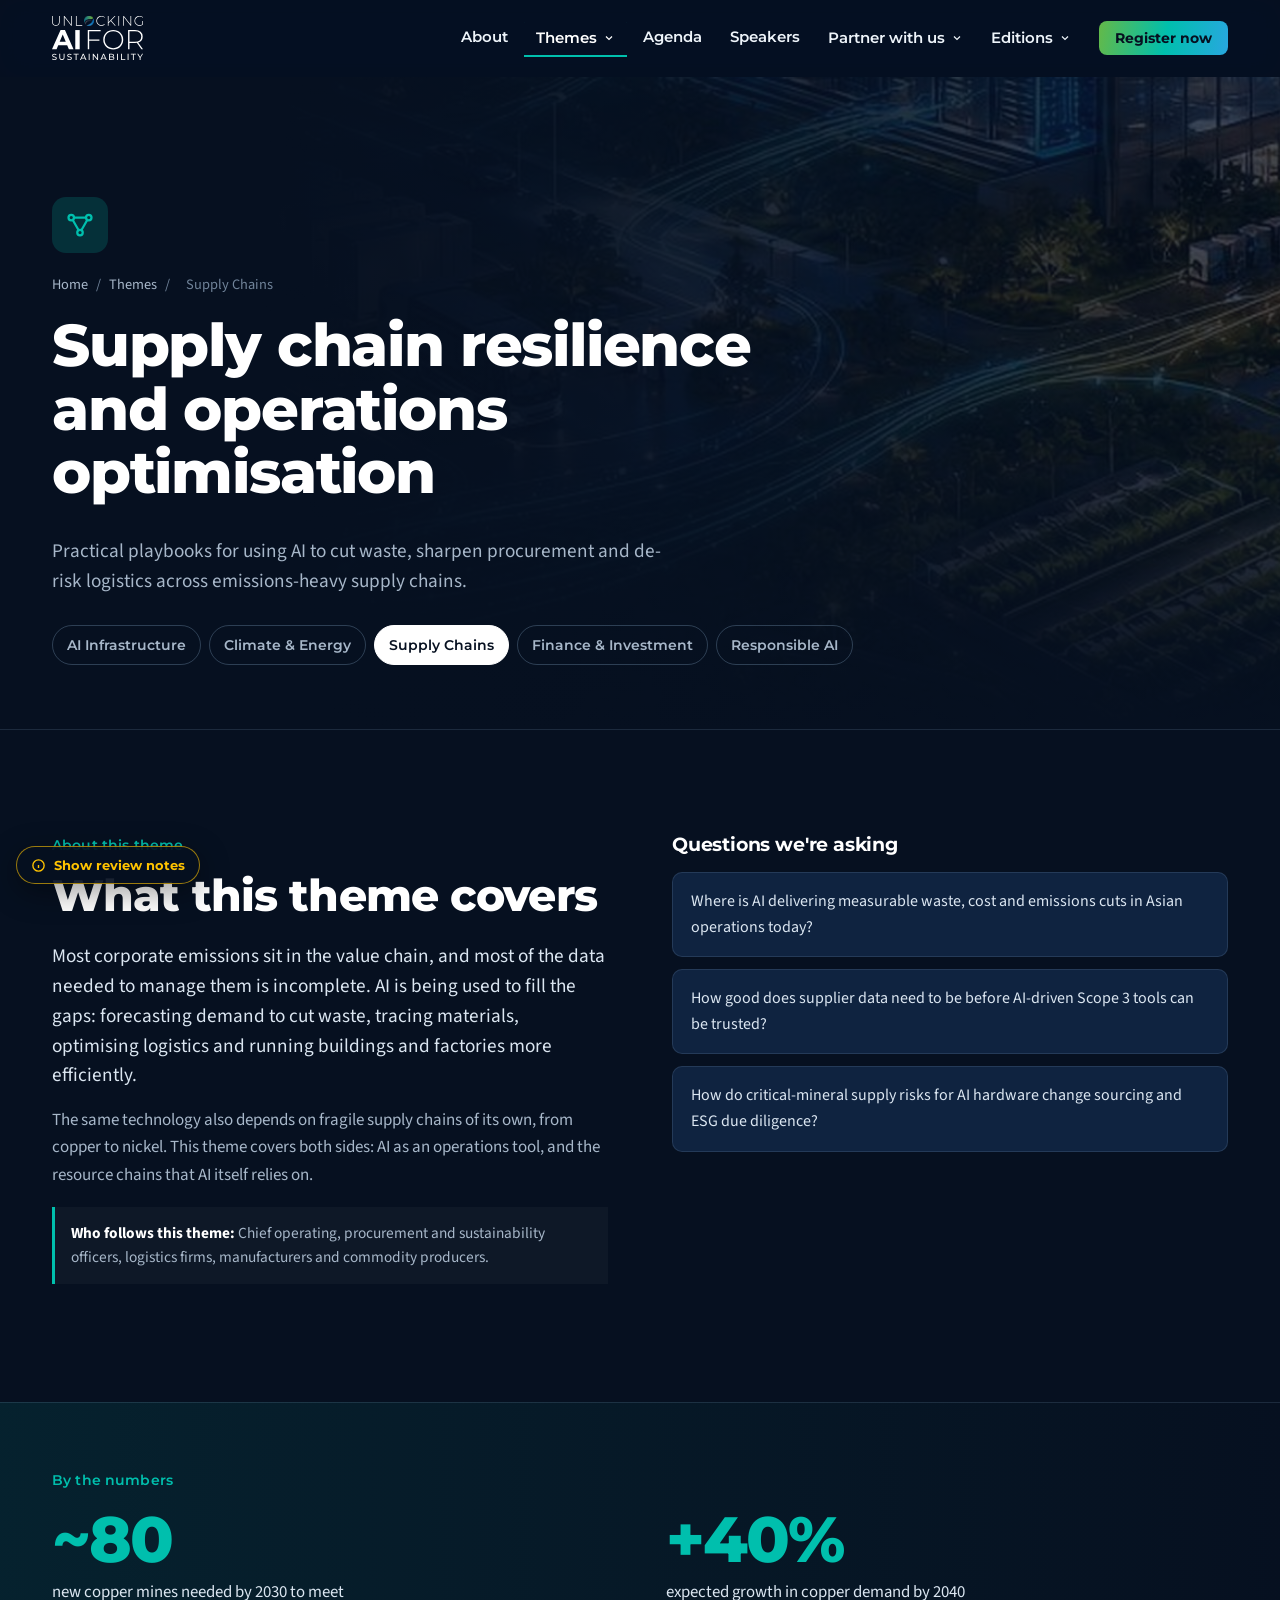
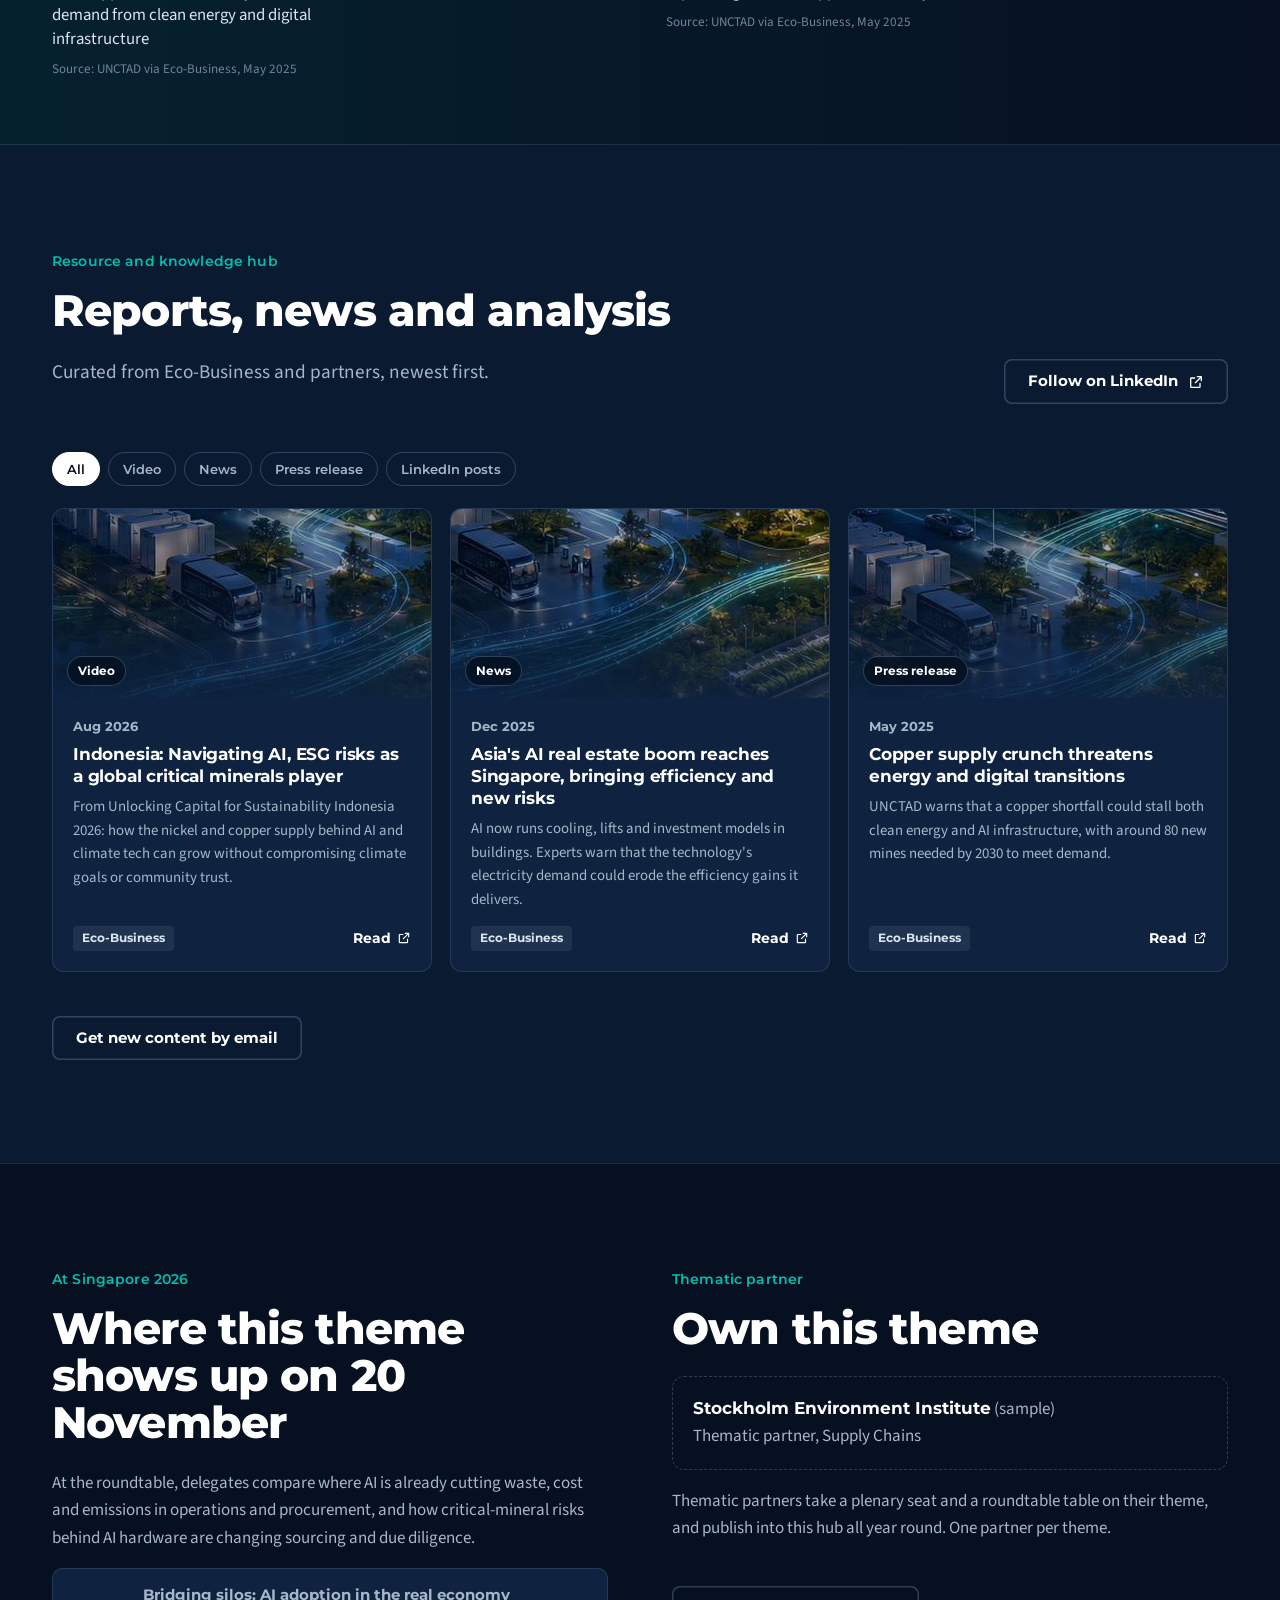
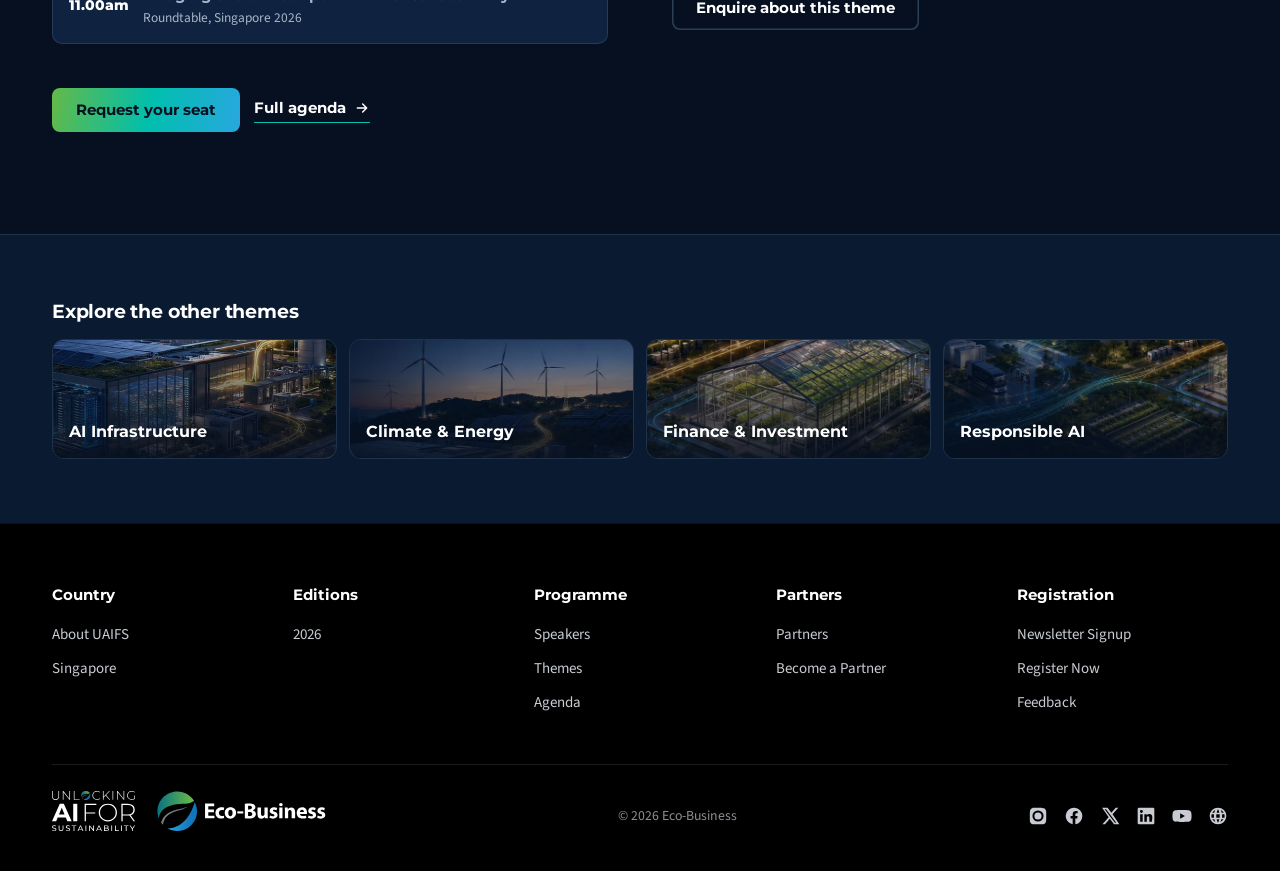
<file: site/theme-supply-chains.html>
<!DOCTYPE html>
<html lang="en-SG">
<head>
<meta charset="UTF-8">
<meta name="viewport" content="width=device-width, initial-scale=1, viewport-fit=cover">
<title>Supply Chains: Supply chain resilience and operations optimisation | UAIFS knowledge hub</title>
<meta name="description" content="Supply chain resilience and operations optimisation: Practical playbooks for using AI to cut waste, sharpen procurement and de-risk logistics across emissions-heavy supply chains. News, research and analysis from the UAIFS knowledge hub.">
<link rel="canonical" href="https://www.unlockingaiforsustainability.com/theme-supply-chains.html">
<meta property="og:site_name" content="Unlocking AI for Sustainability"><meta property="og:type" content="website"><meta property="og:url" content="https://www.unlockingaiforsustainability.com/theme-supply-chains.html">
<meta property="og:title" content="Supply Chains: Supply chain resilience and operations optimisation | UAIFS knowledge hub"><meta property="og:description" content="Supply chain resilience and operations optimisation: Practical playbooks for using AI to cut waste, sharpen procurement and de-risk logistics across emissions-heavy supply chains. News, research and analysis from the UAIFS knowledge hub."><meta property="og:image" content="https://www.unlockingaiforsustainability.com/assets/img/og-share-draft.jpg"><meta property="og:image:width" content="1200"><meta property="og:image:height" content="630">
<meta name="twitter:card" content="summary_large_image"><meta name="twitter:site" content="@ecobusinesscom">
<meta name="theme-color" content="#061020">
<script type="application/ld+json">[{"@context": "https://schema.org", "@type": "WebPage", "name": "Supply Chains: Supply chain resilience and operations optimisation | UAIFS knowledge hub", "url": "https://www.unlockingaiforsustainability.com/theme-supply-chains.html", "publisher": {"@type": "Organization", "name": "Eco-Business", "url": "https://www.eco-business.com/"}}]</script>
<!-- Analytics: paste the Google Tag Manager (GA4) snippet here. The site pushes events to window.dataLayer (see README, Analytics plan). -->
<link rel="preconnect" href="https://fonts.googleapis.com"><link rel="preconnect" href="https://fonts.gstatic.com" crossorigin><link href="https://fonts.googleapis.com/css2?family=Montserrat:wght@500;600;700;800&family=Source+Sans+3:wght@400;600;700&display=swap" rel="stylesheet">
<link rel="icon" type="image/svg+xml" href="assets/img/favicon.svg">
<link rel="stylesheet" href="assets/css/style.css">
</head>
<body data-page-id="theme-supply-chains">
<a class="skip" href="#main">Skip to content</a>
<header class="site-header">
  <div class="wrap">
    <a class="brand" href="index.html" aria-label="Unlocking AI for Sustainability home"><img src="assets/img/uaifs-logo-white.svg" alt="Unlocking AI for Sustainability" width="91" height="44"></a>
    <button class="nav-toggle" aria-label="Menu" aria-expanded="false" aria-controls="site-nav"><span></span><span></span><span></span></button>
    <nav class="nav" id="site-nav" aria-label="Main">
      <a href="about.html" data-nav="about">About</a>
      <div class="dd is-active" data-nav="themes"><button type="button" aria-expanded="false">Themes <svg viewBox="0 0 24 24" fill="none" stroke="currentColor" stroke-width="2.4" aria-hidden="true"><path d="M6 9l6 6 6-6"/></svg></button>
        <div class="dd-menu"><a href="theme-infrastructure.html"><span class="ico" style="color:#28A7E0;background:color-mix(in srgb,#28A7E0 16%,transparent)"><svg viewBox="0 0 24 24" fill="none" stroke="currentColor" stroke-width="1.8" stroke-linecap="round" stroke-linejoin="round"><rect x="6" y="6" width="12" height="12" rx="2"/><rect x="9.5" y="9.5" width="5" height="5" rx="1"/><path d="M9 2v4M15 2v4M9 18v4M15 18v4M2 9h4M2 15h4M18 9h4M18 15h4"/></svg></span><span><strong>AI Infrastructure</strong><span>Sustainable AI infrastructure</span></span></a><a href="theme-climate-energy.html"><span class="ico" style="color:#64B948;background:color-mix(in srgb,#64B948 16%,transparent)"><svg viewBox="0 0 24 24" fill="none" stroke="currentColor" stroke-width="1.8" stroke-linecap="round" stroke-linejoin="round"><path d="M5 19c0-8 5-13 15-14-1 10-6 15-14 15"/><path d="M5 19l7-7"/><path d="M13 3l-2 4h3l-2 4"/></svg></span><span><strong>Climate &amp; Energy</strong><span>AI for climate, energy and environment</span></span></a><a href="theme-supply-chains.html"><span class="ico" style="color:#00BFAD;background:color-mix(in srgb,#00BFAD 16%,transparent)"><svg viewBox="0 0 24 24" fill="none" stroke="currentColor" stroke-width="1.8" stroke-linecap="round" stroke-linejoin="round"><circle cx="5" cy="6" r="2.2"/><circle cx="19" cy="6" r="2.2"/><circle cx="12" cy="18" r="2.2"/><path d="M7.2 6h9.6M6.2 8l4.6 8M17.8 8l-4.6 8"/></svg></span><span><strong>Supply Chains</strong><span>Supply chain resilience and operations optimisation</span></span></a><a href="theme-finance.html"><span class="ico" style="color:#FFC300;background:color-mix(in srgb,#FFC300 16%,transparent)"><svg viewBox="0 0 24 24" fill="none" stroke="currentColor" stroke-width="1.8" stroke-linecap="round" stroke-linejoin="round"><path d="M3 20h18"/><path d="M6 16v-4M11 16V8M16 16v-6"/><path d="M4 9l6-5 4 3 6-4"/></svg></span><span><strong>Finance &amp; Investment</strong><span>Finance and investments</span></span></a><a href="theme-responsible-ai.html"><span class="ico" style="color:#F15B29;background:color-mix(in srgb,#F15B29 16%,transparent)"><svg viewBox="0 0 24 24" fill="none" stroke="currentColor" stroke-width="1.8" stroke-linecap="round" stroke-linejoin="round"><path d="M12 3l8 3v6c0 4.5-3.4 8-8 9-4.6-1-8-4.5-8-9V6z"/><path d="M8.5 12l2.5 2.5 4.5-5"/></svg></span><span><strong>Responsible AI</strong><span>AI safety and governance, responsible AI</span></span></a><hr><a class="dd-all" href="themes.html">All themes and the knowledge hub</a></div></div>
      <a href="agenda.html" data-nav="agenda">Agenda</a>
      <a href="speakers.html" data-nav="speakers">Speakers</a>
      <div class="dd" data-nav="partners"><button type="button" aria-expanded="false">Partner with us <svg viewBox="0 0 24 24" fill="none" stroke="currentColor" stroke-width="2.4" aria-hidden="true"><path d="M6 9l6 6 6-6"/></svg></button>
        <div class="dd-menu" style="min-width:270px">
          <a href="partners.html#why" style="grid-template-columns:1fr"><span><strong>Why partner</strong><span>Audience, reach and results</span></span></a>
          <a href="partners.html#fit" style="grid-template-columns:1fr"><span><strong>Find your tier</strong><span>Match your goals to a package</span></span></a>
          <a href="partners.html#tiers" style="grid-template-columns:1fr"><span><strong>Tiers and benefits</strong><span>Compare what each tier includes</span></span></a>
          <a href="partners.html#current" style="grid-template-columns:1fr"><span><strong>Current partners</strong><span>By edition and tier</span></span></a>
          <hr><a class="dd-all" href="partners.html#become">Enquire about partnering</a>
        </div></div>
      <div class="dd" data-nav="editions"><button type="button" aria-expanded="false">Editions <svg viewBox="0 0 24 24" fill="none" stroke="currentColor" stroke-width="2.4" aria-hidden="true"><path d="M6 9l6 6 6-6"/></svg></button>
        <div class="dd-menu" style="min-width:240px">
          <a href="edition-2026.html" style="grid-template-columns:1fr"><span><strong>Singapore 2026</strong><span>Inaugural edition, 20 November</span></span></a>
          <a href="register.html#newsletter" style="grid-template-columns:1fr"><span><strong>Future editions</strong><span>Get notified when announced</span></span></a>
        </div></div>
      <a class="btn btn--primary btn--sm" href="register.html" data-track="nav_register">Register now</a>
    </nav>
  </div>
</header>
<main id="main"><section class="phero"><div class="phero__kv img-theme-supply-chains" aria-hidden="true"></div><div class="wrap">
  <div class="theme-hero-ico" style="--c:#00BFAD"><svg viewBox="0 0 24 24" fill="none" stroke="currentColor" stroke-width="1.8" stroke-linecap="round" stroke-linejoin="round"><circle cx="5" cy="6" r="2.2"/><circle cx="19" cy="6" r="2.2"/><circle cx="12" cy="18" r="2.2"/><path d="M7.2 6h9.6M6.2 8l4.6 8M17.8 8l-4.6 8"/></svg></div><nav class="crumbs" aria-label="Breadcrumb"><a href="index.html">Home</a><span aria-hidden="true">/</span><a href="themes.html">Themes</a><span aria-hidden="true">/</span><span aria-current="page">Supply Chains</span></nav><h1>Supply chain resilience and operations optimisation</h1><p class="lead">Practical playbooks for using AI to cut waste, sharpen procurement and de-risk logistics across emissions-heavy supply chains.</p><nav class="tnav" aria-label="Themes"><a href="theme-infrastructure.html">AI Infrastructure</a><a href="theme-climate-energy.html">Climate &amp; Energy</a><a href="theme-supply-chains.html" aria-current="page">Supply Chains</a><a href="theme-finance.html">Finance &amp; Investment</a><a href="theme-responsible-ai.html">Responsible AI</a></nav>
</div></section>
<section class="sec"><div class="wrap split">
  <div><span class="kicker">About this theme</span><h2>What this theme covers</h2><p class="lead" style="color:#dbe6f1">Most corporate emissions sit in the value chain, and most of the data needed to manage them is incomplete. AI is being used to fill the gaps: forecasting demand to cut waste, tracing materials, optimising logistics and running buildings and factories more efficiently.</p><p class="muted">The same technology also depends on fragile supply chains of its own, from copper to nickel. This theme covers both sides: AI as an operations tool, and the resource chains that AI itself relies on.</p>
    <p class="who"><strong>Who follows this theme:</strong> Chief operating, procurement and sustainability officers, logistics firms, manufacturers and commodity producers.</p></div>
  <div><h3 style="margin-bottom:16px">Questions we're asking</h3><ul class="qlist"><li>Where is AI delivering measurable waste, cost and emissions cuts in Asian operations today?</li><li>How good does supplier data need to be before AI-driven Scope 3 tools can be trusted?</li><li>How do critical-mineral supply risks for AI hardware change sourcing and ESG due diligence?</li></ul></div>
</div></section>
<section class="tstats-band" style="--c:#00BFAD" aria-label="Key figures"><div class="wrap"><span class="kicker">By the numbers</span><div class="tstats"><div class="tstat"><b style="color:#00BFAD">~80</b><span>new copper mines needed by 2030 to meet demand from clean energy and digital infrastructure</span><small>Source: UNCTAD via Eco-Business, May 2025</small></div><div class="tstat"><b style="color:#00BFAD">+40%</b><span>expected growth in copper demand by 2040</span><small>Source: UNCTAD via Eco-Business, May 2025</small></div></div></div></section>
<section class="sec sec--deep" id="hub"><div class="wrap">
  <div class="head-row"><div class="head"><span class="kicker">Resource and knowledge hub</span><h2>Reports, news and analysis</h2><p class="lead">Curated from Eco-Business and partners, newest first.</p></div>
  <a class="btn btn--ghost" href="https://www.linkedin.com/company/eco-business" target="_blank" rel="noopener">Follow on LinkedIn <svg viewBox="0 0 24 24" fill="none" stroke="currentColor" stroke-width="2" stroke-linecap="round" stroke-linejoin="round" aria-hidden="true"><path d="M14 4h6v6M20 4l-9 9M18 14v5a1 1 0 01-1 1H5a1 1 0 01-1-1V7a1 1 0 011-1h5"/></svg></a></div>
  
  <div class="filters" data-feed="feed-supply" role="group" aria-label="Filter by type"><button aria-pressed="true" data-k="type" data-v="all">All</button><button aria-pressed="false" data-k="type" data-v="Video">Video</button><button aria-pressed="false" data-k="type" data-v="News">News</button><button aria-pressed="false" data-k="type" data-v="Press release">Press release</button><button aria-pressed="false" data-k="type" data-v="LinkedIn">LinkedIn posts</button></div>
  <div class="rcards" id="feed-supply"><article class="rcard" data-theme="supply" data-type="Video">
  <a class="rcard__img img-theme-supply-chains" style="background-position:30% 40%" href="https://www.eco-business.com/videos/indonesia-navigating-ai-esg-risks-as-a-global-critical-minerals-player/" target="_blank" rel="noopener" tabindex="-1" aria-hidden="true"><span class="rcard__type">Video</span></a>
  <div class="rcard__b">
    <time datetime="2026-08-25">Aug 2026</time>
    <h3><a href="https://www.eco-business.com/videos/indonesia-navigating-ai-esg-risks-as-a-global-critical-minerals-player/" target="_blank" rel="noopener" data-track="resource_click">Indonesia: Navigating AI, ESG risks as a global critical minerals player</a></h3>
    <p>From Unlocking Capital for Sustainability Indonesia 2026: how the nickel and copper supply behind AI and climate tech can grow without compromising climate goals or community trust.</p>
    <div class="rcard__meta"><span class="ptype">Eco-Business</span><a class="rcard__go" href="https://www.eco-business.com/videos/indonesia-navigating-ai-esg-risks-as-a-global-critical-minerals-player/" target="_blank" rel="noopener" aria-label="Read: Indonesia: Navigating AI, ESG risks as a global critical minerals player">Read <svg viewBox="0 0 24 24" fill="none" stroke="currentColor" stroke-width="2" stroke-linecap="round" stroke-linejoin="round" aria-hidden="true"><path d="M14 4h6v6M20 4l-9 9M18 14v5a1 1 0 01-1 1H5a1 1 0 01-1-1V7a1 1 0 011-1h5"/></svg></a></div>
  </div>
</article><article class="rcard" data-theme="supply" data-type="News">
  <a class="rcard__img img-theme-supply-chains" style="background-position:70% 60%" href="https://www.eco-business.com/news/asias-ai-real-estate-boom-reaches-singapore-bringing-efficiency-and-new-risks/" target="_blank" rel="noopener" tabindex="-1" aria-hidden="true"><span class="rcard__type">News</span></a>
  <div class="rcard__b">
    <time datetime="2025-12-15">Dec 2025</time>
    <h3><a href="https://www.eco-business.com/news/asias-ai-real-estate-boom-reaches-singapore-bringing-efficiency-and-new-risks/" target="_blank" rel="noopener" data-track="resource_click">Asia&#x27;s AI real estate boom reaches Singapore, bringing efficiency and new risks</a></h3>
    <p>AI now runs cooling, lifts and investment models in buildings. Experts warn that the technology&#x27;s electricity demand could erode the efficiency gains it delivers.</p>
    <div class="rcard__meta"><span class="ptype">Eco-Business</span><a class="rcard__go" href="https://www.eco-business.com/news/asias-ai-real-estate-boom-reaches-singapore-bringing-efficiency-and-new-risks/" target="_blank" rel="noopener" aria-label="Read: Asia&#x27;s AI real estate boom reaches Singapore, bringing efficiency and new risks">Read <svg viewBox="0 0 24 24" fill="none" stroke="currentColor" stroke-width="2" stroke-linecap="round" stroke-linejoin="round" aria-hidden="true"><path d="M14 4h6v6M20 4l-9 9M18 14v5a1 1 0 01-1 1H5a1 1 0 01-1-1V7a1 1 0 011-1h5"/></svg></a></div>
  </div>
</article><article class="rcard" data-theme="supply" data-type="Press release">
  <a class="rcard__img img-theme-supply-chains" style="background-position:50% 20%" href="https://www.eco-business.com/ms/press-releases/copper-supply-crunch-threatens-energy-and-digital-transitions/" target="_blank" rel="noopener" tabindex="-1" aria-hidden="true"><span class="rcard__type">Press release</span></a>
  <div class="rcard__b">
    <time datetime="2025-05-12">May 2025</time>
    <h3><a href="https://www.eco-business.com/ms/press-releases/copper-supply-crunch-threatens-energy-and-digital-transitions/" target="_blank" rel="noopener" data-track="resource_click">Copper supply crunch threatens energy and digital transitions</a></h3>
    <p>UNCTAD warns that a copper shortfall could stall both clean energy and AI infrastructure, with around 80 new mines needed by 2030 to meet demand.</p>
    <div class="rcard__meta"><span class="ptype">Eco-Business</span><a class="rcard__go" href="https://www.eco-business.com/ms/press-releases/copper-supply-crunch-threatens-energy-and-digital-transitions/" target="_blank" rel="noopener" aria-label="Read: Copper supply crunch threatens energy and digital transitions">Read <svg viewBox="0 0 24 24" fill="none" stroke="currentColor" stroke-width="2" stroke-linecap="round" stroke-linejoin="round" aria-hidden="true"><path d="M14 4h6v6M20 4l-9 9M18 14v5a1 1 0 01-1 1H5a1 1 0 01-1-1V7a1 1 0 011-1h5"/></svg></a></div>
  </div>
</article><div class="feed-empty" hidden>No LinkedIn posts in this hub yet. Posts from Eco-Business and partners tagged to this theme will appear here. <a href="https://www.linkedin.com/company/eco-business" target="_blank" rel="noopener">Follow Eco-Business on LinkedIn</a>.</div></div>
  
  <div class="sec-cta"><a class="btn btn--ghost" href="register.html#newsletter">Get new content by email</a></div>
</div></section>
<section class="sec"><div class="wrap split">
  <div><span class="kicker">At Singapore 2026</span><h2>Where this theme shows up on 20 November</h2><p class="muted">At the roundtable, delegates compare where AI is already cutting waste, cost and emissions in operations and procurement, and how critical-mineral risks behind AI hardware are changing sourcing and due diligence.</p><div class="at-summit"><a href="agenda.html#s-roundtable"><time>11.00am</time><span><strong>Bridging silos: AI adoption in the real economy</strong><span>Roundtable, Singapore 2026</span></span></a></div>
    <div class="sec-cta"><a class="btn btn--primary" href="register.html" data-track="theme_register">Request your seat</a><a class="link" href="agenda.html">Full agenda <svg viewBox="0 0 24 24" fill="none" stroke="currentColor" stroke-width="2.2" stroke-linecap="round" stroke-linejoin="round" aria-hidden="true"><path d="M5 12h14M13 6l6 6-6 6"/></svg></a></div></div>
  <div><span class="kicker">Thematic partner</span><h2>Own this theme</h2><div class="tpartner" style="margin-bottom:18px"><span><strong>Stockholm Environment Institute</strong> (sample)<br>Thematic partner, Supply Chains</span></div>
    <p class="muted">Thematic partners take a plenary seat and a roundtable table on their theme, and publish into this hub all year round. One partner per theme.</p>
    <div class="sec-cta"><a class="btn btn--ghost" href="partners.html#become" data-tier="thematic">Enquire about this theme</a></div></div>
</div></section>
<section class="sec sec--deep sec--tight"><div class="wrap"><h3 style="margin-bottom:16px">Explore the other themes</h3><div class="omini-row"><a class="omini" style="--c:#28A7E0" href="theme-infrastructure.html"><span class="img-theme-infrastructure" aria-hidden="true"></span><strong>AI Infrastructure</strong></a><a class="omini" style="--c:#64B948" href="theme-climate-energy.html"><span class="img-theme-climate-energy" aria-hidden="true"></span><strong>Climate &amp; Energy</strong></a><a class="omini" style="--c:#FFC300" href="theme-finance.html"><span class="img-theme-finance" aria-hidden="true"></span><strong>Finance &amp; Investment</strong></a><a class="omini" style="--c:#F15B29" href="theme-responsible-ai.html"><span class="img-theme-responsible-ai" aria-hidden="true"></span><strong>Responsible AI</strong></a></div></div></section>
</main>
<footer class="site-footer">
  <div class="wrap">
    <div class="f-cols">
      <div><h4>Country</h4><a href="about.html">About UAIFS</a><a href="edition-2026.html">Singapore</a></div>
      <div><h4>Editions</h4><a href="edition-2026.html">2026</a></div>
      <div><h4>Programme</h4><a href="speakers.html">Speakers</a><a href="themes.html">Themes</a><a href="agenda.html">Agenda</a></div>
      <div><h4>Partners</h4><a href="partners.html">Partners</a><a href="partners.html#become">Become a Partner</a></div>
      <div><h4>Registration</h4><a href="register.html#newsletter">Newsletter Signup</a><a href="register.html">Register Now</a><a href="register.html#feedback">Feedback</a></div>
    </div>
    <div class="f-bottom">
      <div class="logos"><a href="index.html"><img src="assets/img/uaifs-logo-white.svg" alt="Unlocking AI for Sustainability" width="83" height="40"></a><a href="https://www.eco-business.com/" target="_blank" rel="noopener"><img src="assets/img/eb-logo-white.svg" alt="Eco-Business" height="40"></a></div>
      <p class="copyright">&copy; 2026 Eco-Business</p>
      <div class="f-social"><a href="https://www.instagram.com/ecobusinesscom" aria-label="Instagram" target="_blank" rel="noopener"><svg viewBox="0 0 24 24"><path d="M12 2.2c3.2 0 3.6 0 4.9.1 1.2.1 1.8.3 2.2.4.6.2 1 .5 1.4.9.4.4.7.8.9 1.4.2.4.4 1 .4 2.2.1 1.3.1 1.7.1 4.9s0 3.6-.1 4.9c-.1 1.2-.3 1.8-.4 2.2-.2.6-.5 1-.9 1.4-.4.4-.8.7-1.4.9-.4.2-1 .4-2.2.4-1.3.1-1.7.1-4.9.1s-3.6 0-4.9-.1c-1.2-.1-1.8-.3-2.2-.4-.6-.2-1-.5-1.4-.9-.4-.4-.7-.8-.9-1.4-.2-.4-.4-1-.4-2.2C2.2 15.6 2.2 15.2 2.2 12s0-3.6.1-4.9c.1-1.2.3-1.8.4-2.2.2-.6.5-1 .9-1.4.4-.4.8-.7 1.4-.9.4-.2 1-.4 2.2-.4C8.4 2.2 8.8 2.2 12 2.2zm0 3.1a6.7 6.7 0 100 13.4 6.7 6.7 0 000-13.4zm0 11a4.3 4.3 0 110-8.6 4.3 4.3 0 010 8.6zm6.5-11.3a1.6 1.6 0 11-3.2 0 1.6 1.6 0 013.2 0z"/></svg></a><a href="https://www.facebook.com/EcoBusinessMedia/" aria-label="Facebook" target="_blank" rel="noopener"><svg viewBox="0 0 24 24"><path d="M22 12a10 10 0 10-11.6 9.9v-7H7.9V12h2.5V9.8c0-2.5 1.5-3.9 3.8-3.9 1.1 0 2.2.2 2.2.2v2.5h-1.2c-1.2 0-1.6.8-1.6 1.6V12h2.7l-.4 2.9h-2.3v7A10 10 0 0022 12z"/></svg></a><a href="https://twitter.com/ecobusinesscom" aria-label="X" target="_blank" rel="noopener"><svg viewBox="0 0 24 24"><path d="M18.9 2H22l-7 8 8.2 12h-6.4l-5-6.6L6 22H2.9l7.5-8.6L2.5 2h6.6l4.5 6zM17.8 20.1h1.7L7.3 3.8H5.5z"/></svg></a><a href="https://www.linkedin.com/company/eco-business" aria-label="LinkedIn" target="_blank" rel="noopener"><svg viewBox="0 0 24 24"><path d="M20.5 2h-17A1.5 1.5 0 002 3.5v17A1.5 1.5 0 003.5 22h17a1.5 1.5 0 001.5-1.5v-17A1.5 1.5 0 0020.5 2zM8 19H5v-9h3zM6.5 8.3a1.7 1.7 0 110-3.5 1.7 1.7 0 010 3.5zM19 19h-3v-4.4c0-1 0-2.4-1.5-2.4S13 13.4 13 14.5V19h-3v-9h2.9v1.2h.1a3.2 3.2 0 012.9-1.6c3.1 0 3.7 2 3.7 4.7z"/></svg></a><a href="https://www.youtube.com/channel/UCagZ0j4TiZ8l-eQ-i2KZlqA" aria-label="YouTube" target="_blank" rel="noopener"><svg viewBox="0 0 24 24"><path d="M23 7.5a3 3 0 00-2.1-2.1C19 4.9 12 4.9 12 4.9s-7 0-8.9.5A3 3 0 001 7.5 31 31 0 00.5 12 31 31 0 001 16.5a3 3 0 002.1 2.1c1.9.5 8.9.5 8.9.5s7 0 8.9-.5a3 3 0 002.1-2.1A31 31 0 0023.5 12 31 31 0 0023 7.5zM9.8 15.3V8.7l5.7 3.3z"/></svg></a><a href="https://www.eco-business.com/" aria-label="Eco-Business website" target="_blank" rel="noopener"><svg viewBox="0 0 24 24"><path d="M12 2a10 10 0 100 20 10 10 0 000-20zm6.9 6h-2.5a15.6 15.6 0 00-1.2-3.1A8 8 0 0118.9 8zM12 4c.7 1 1.3 2.3 1.6 4h-3.2C10.7 6.3 11.3 5 12 4zM4.3 14a7.9 7.9 0 010-4h2.9a17.6 17.6 0 000 4zm.8 2h2.5a15.6 15.6 0 001.2 3.1A8 8 0 015.1 16zm2.5-8H5.1a8 8 0 013.7-3.1A15.6 15.6 0 007.6 8zM12 20c-.7-1-1.3-2.3-1.6-4h3.2c-.3 1.7-.9 3-1.6 4zm2-6h-4a15.3 15.3 0 010-4h4a15.3 15.3 0 010 4zm.9 5.1a15.6 15.6 0 001.2-3.1h2.5a8 8 0 01-3.7 3.1zM16.8 14a17.6 17.6 0 000-4h2.9a7.9 7.9 0 010 4z"/></svg></a></div>
    </div>
  </div>
</footer>
<button class="notes-toggle" type="button" aria-pressed="false"><svg viewBox="0 0 24 24" width="15" height="15" fill="none" stroke="currentColor" stroke-width="2.2"><circle cx="12" cy="12" r="9"/><path d="M12 11v5M12 8h.01"/></svg> Show review notes</button>
<script src="assets/js/main.js"></script>
</body>
</html>
</file>
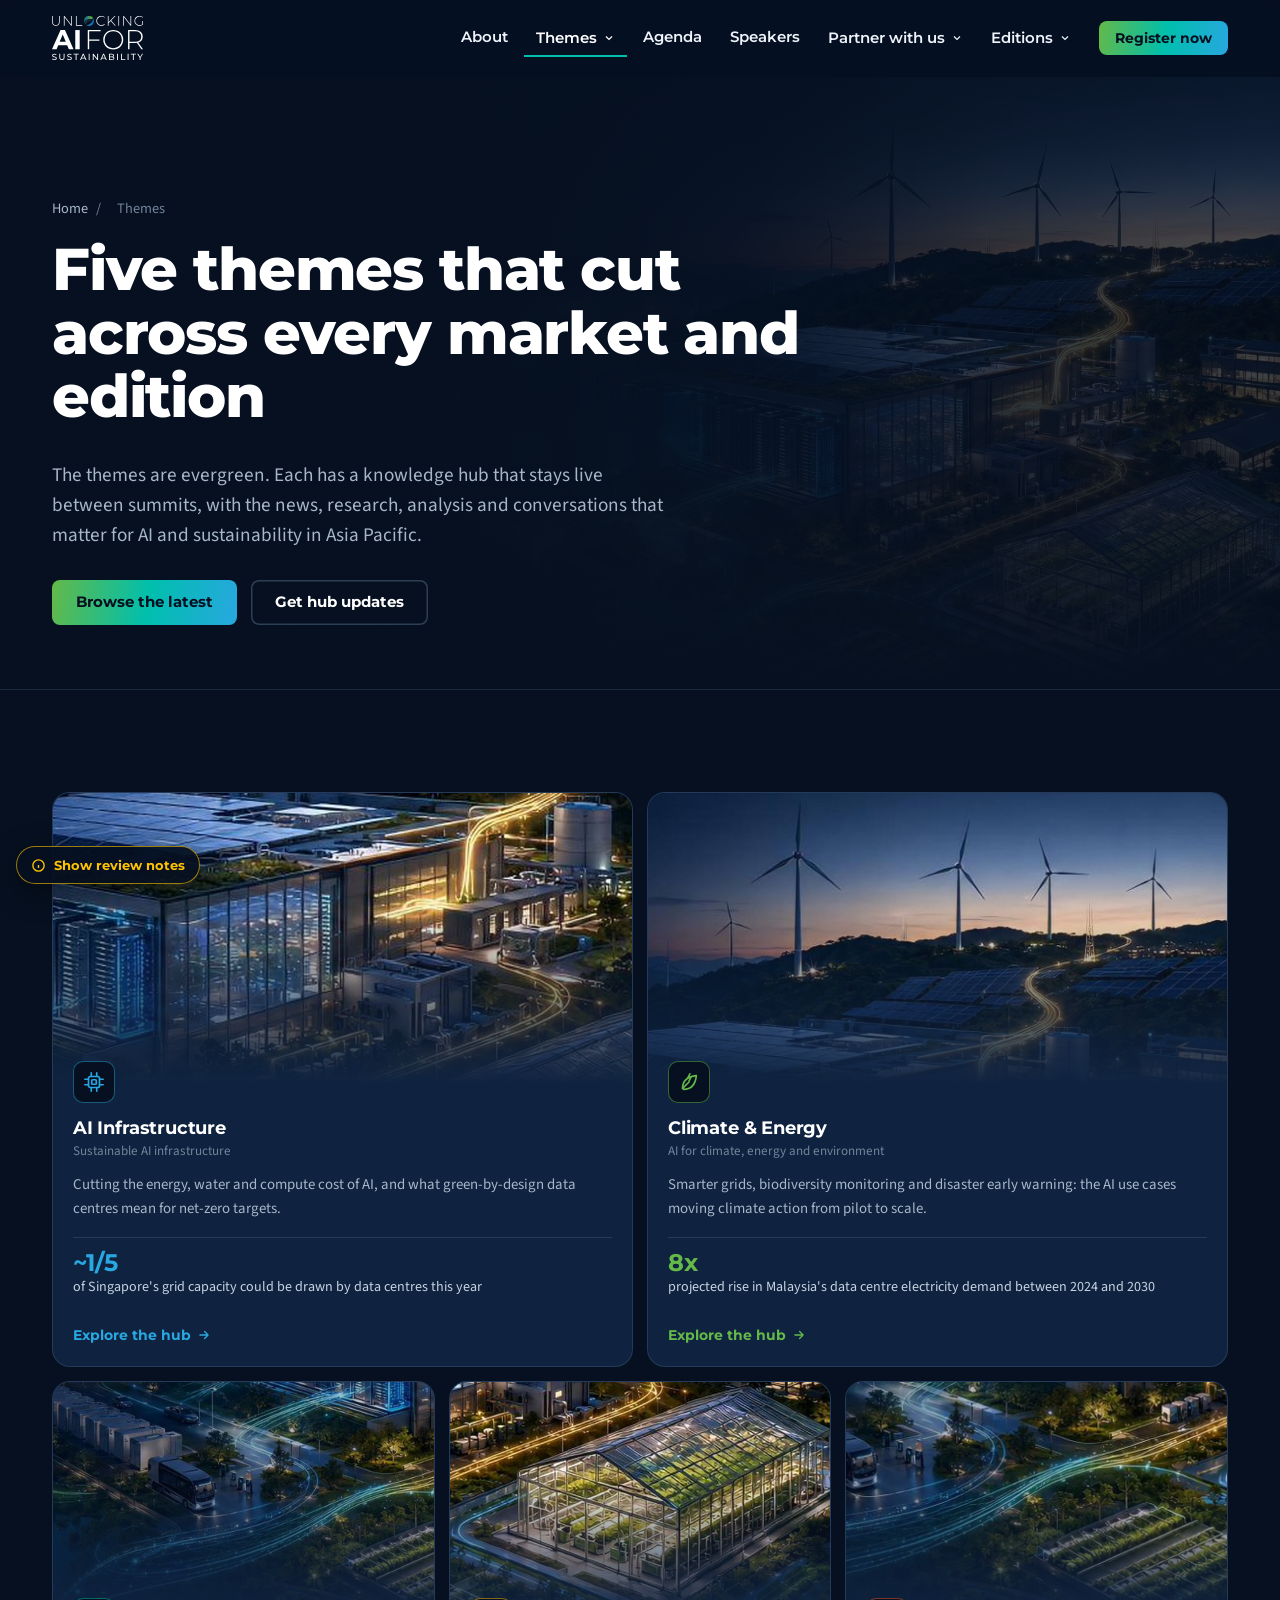
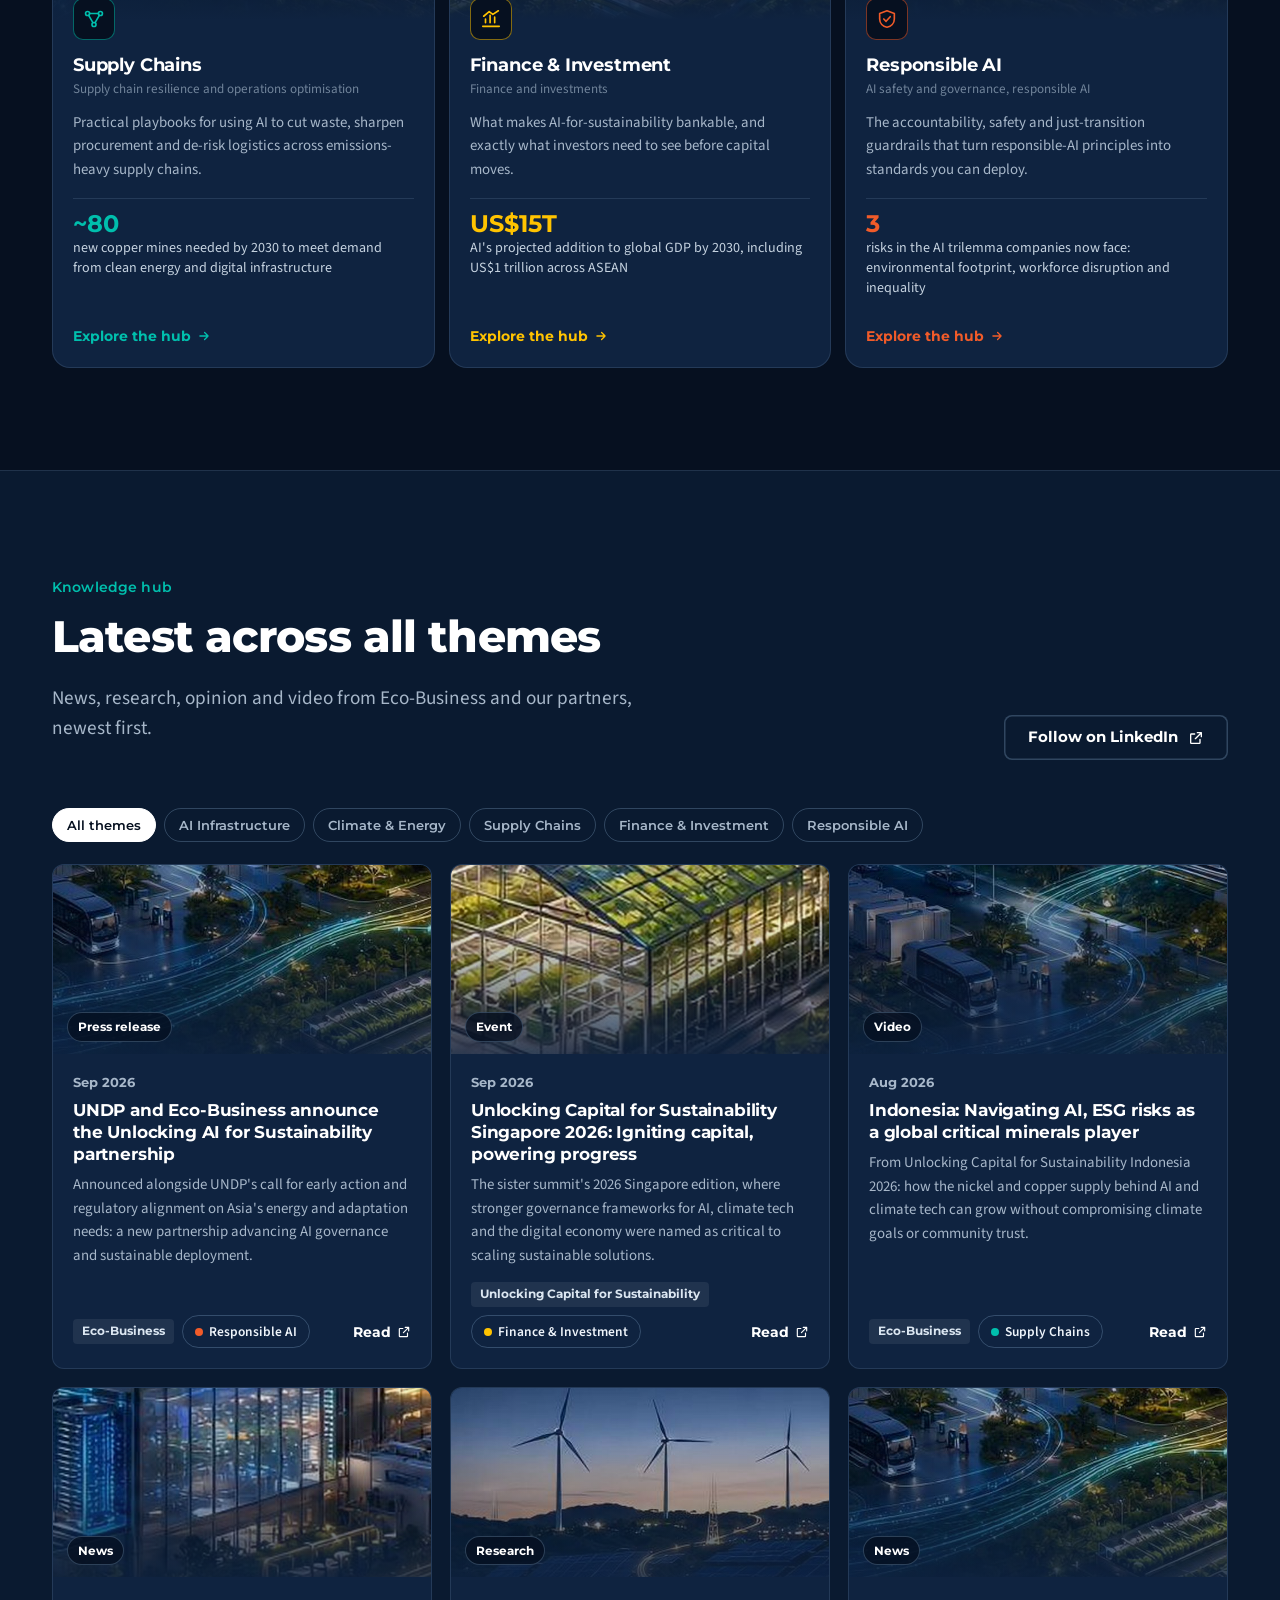
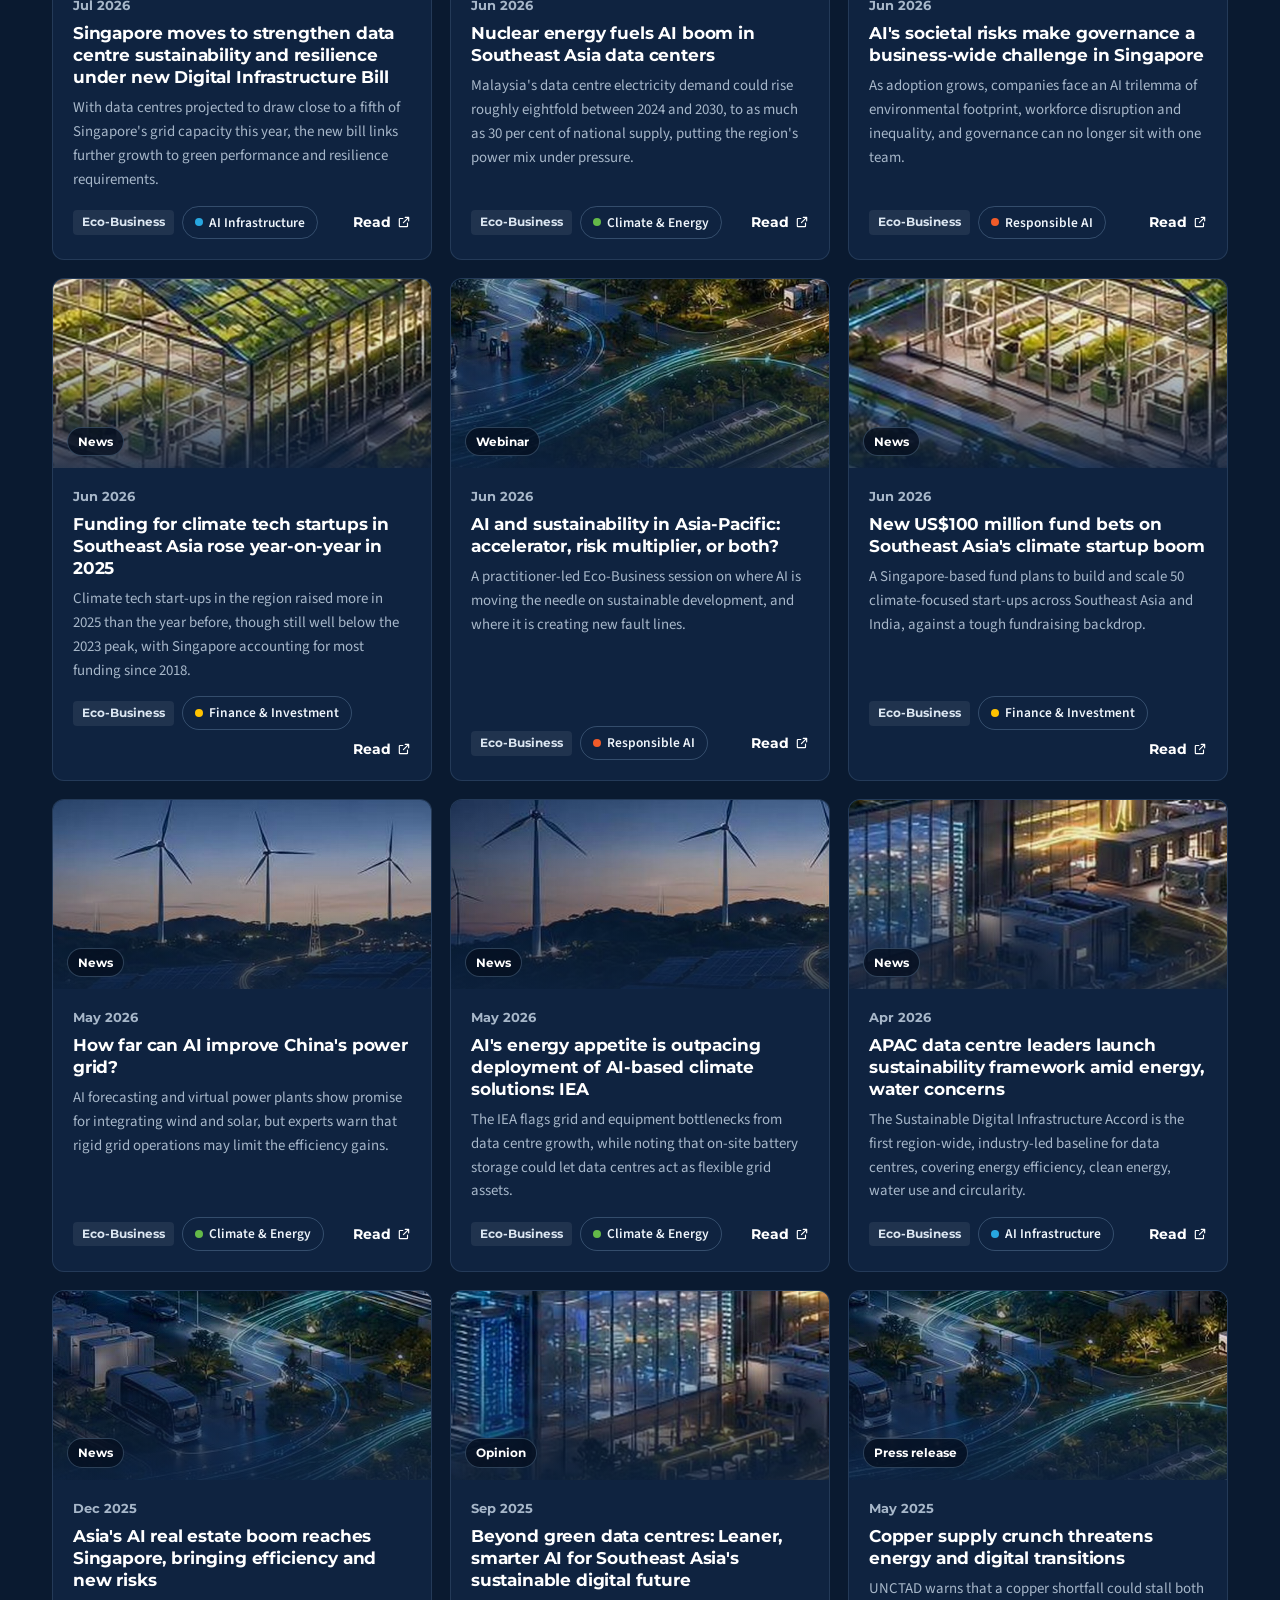
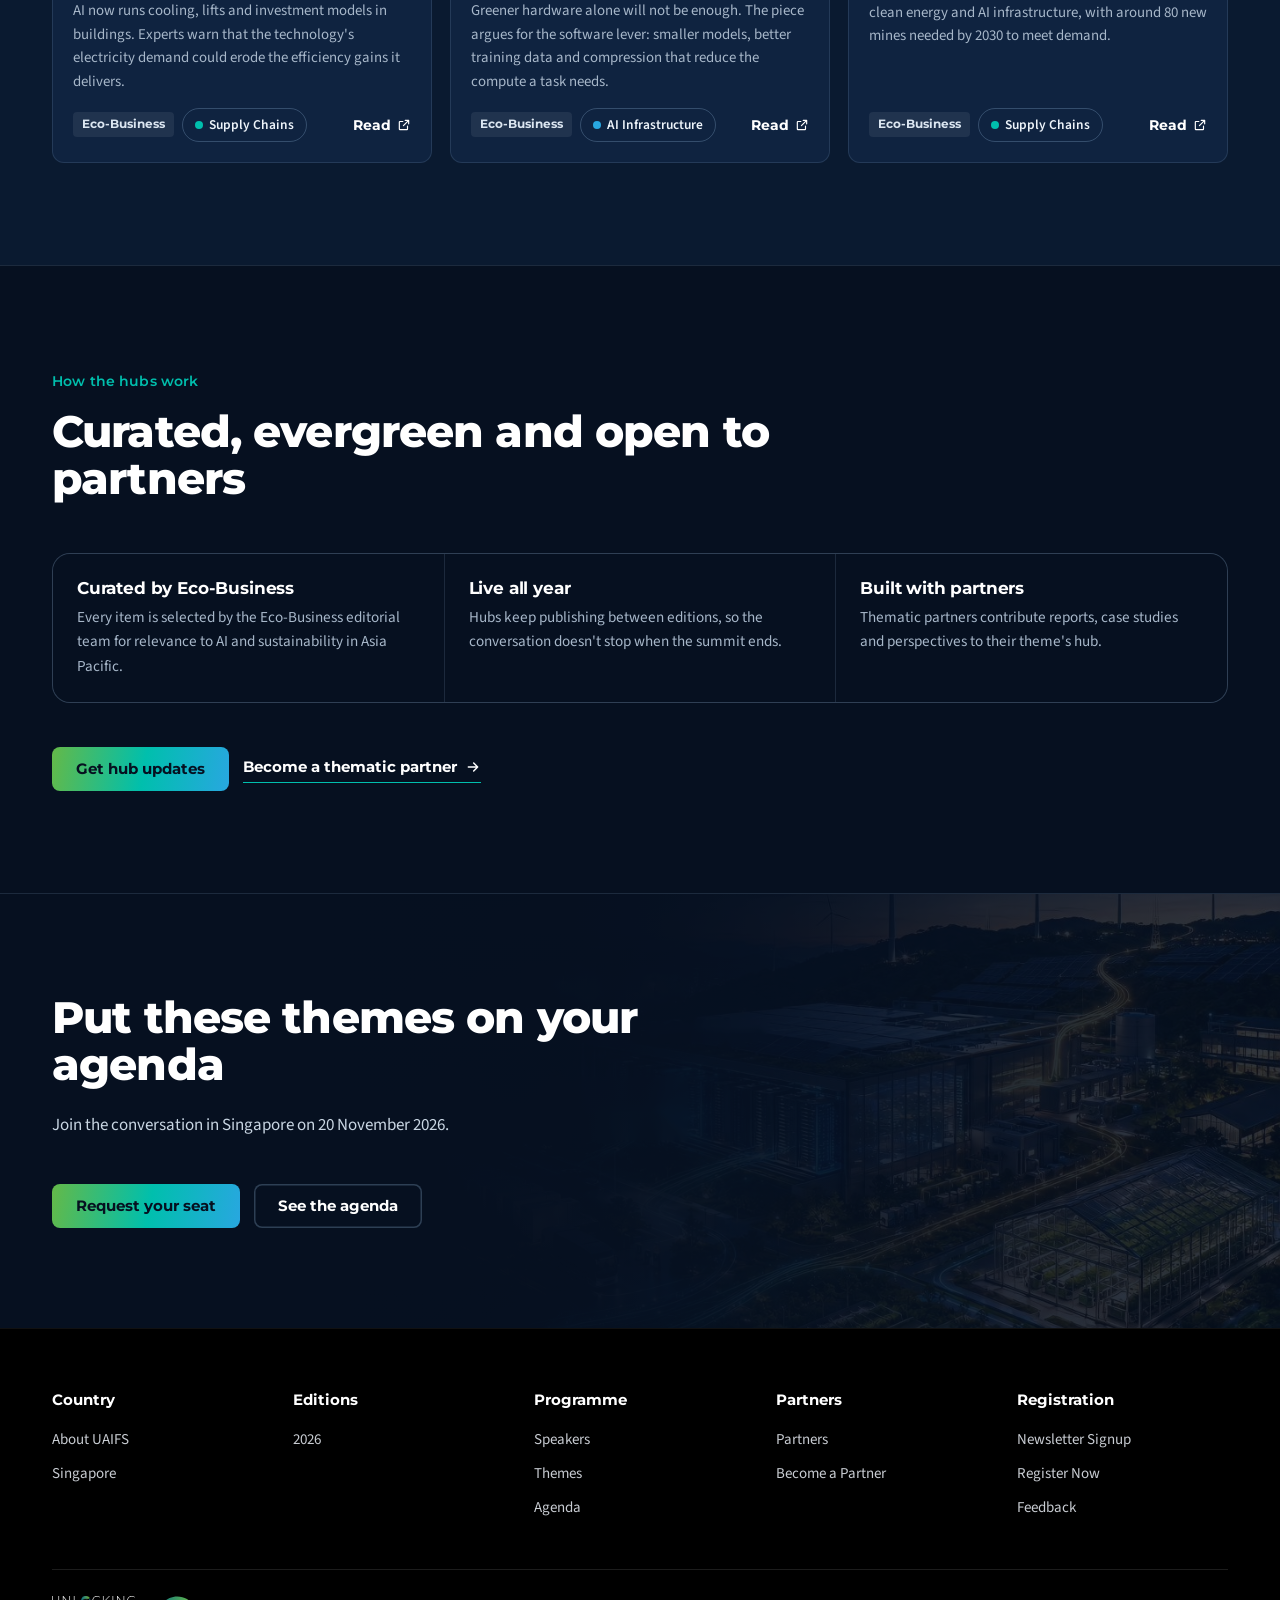
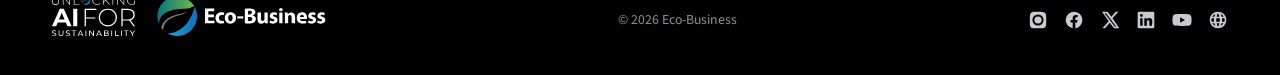
<file: site/themes.html>
<!DOCTYPE html>
<html lang="en-SG">
<head>
<meta charset="UTF-8">
<meta name="viewport" content="width=device-width, initial-scale=1, viewport-fit=cover">
<title>Themes and knowledge hub: AI and sustainability in Asia | UAIFS</title>
<meta name="description" content="Five evergreen themes and knowledge hubs: AI infrastructure, climate and energy, supply chains, finance and investment, and responsible AI. News, research and analysis from Eco-Business.">
<link rel="canonical" href="https://www.unlockingaiforsustainability.com/themes.html">
<meta property="og:site_name" content="Unlocking AI for Sustainability"><meta property="og:type" content="website"><meta property="og:url" content="https://www.unlockingaiforsustainability.com/themes.html">
<meta property="og:title" content="Themes and knowledge hub: AI and sustainability in Asia | UAIFS"><meta property="og:description" content="Five evergreen themes and knowledge hubs: AI infrastructure, climate and energy, supply chains, finance and investment, and responsible AI. News, research and analysis from Eco-Business."><meta property="og:image" content="https://www.unlockingaiforsustainability.com/assets/img/og-share-draft.jpg"><meta property="og:image:width" content="1200"><meta property="og:image:height" content="630">
<meta name="twitter:card" content="summary_large_image"><meta name="twitter:site" content="@ecobusinesscom">
<meta name="theme-color" content="#061020">
<script type="application/ld+json">[{"@context": "https://schema.org", "@type": "WebPage", "name": "Themes and knowledge hub: AI and sustainability in Asia | UAIFS", "url": "https://www.unlockingaiforsustainability.com/themes.html", "publisher": {"@type": "Organization", "name": "Eco-Business", "url": "https://www.eco-business.com/"}}]</script>
<!-- Analytics: paste the Google Tag Manager (GA4) snippet here. The site pushes events to window.dataLayer (see README, Analytics plan). -->
<link rel="preconnect" href="https://fonts.googleapis.com"><link rel="preconnect" href="https://fonts.gstatic.com" crossorigin><link href="https://fonts.googleapis.com/css2?family=Montserrat:wght@500;600;700;800&family=Source+Sans+3:wght@400;600;700&display=swap" rel="stylesheet">
<link rel="icon" type="image/svg+xml" href="assets/img/favicon.svg">
<link rel="stylesheet" href="assets/css/style.css">
</head>
<body data-page-id="themes">
<a class="skip" href="#main">Skip to content</a>
<header class="site-header">
  <div class="wrap">
    <a class="brand" href="index.html" aria-label="Unlocking AI for Sustainability home"><img src="assets/img/uaifs-logo-white.svg" alt="Unlocking AI for Sustainability" width="91" height="44"></a>
    <button class="nav-toggle" aria-label="Menu" aria-expanded="false" aria-controls="site-nav"><span></span><span></span><span></span></button>
    <nav class="nav" id="site-nav" aria-label="Main">
      <a href="about.html" data-nav="about">About</a>
      <div class="dd is-active" data-nav="themes"><button type="button" aria-expanded="false">Themes <svg viewBox="0 0 24 24" fill="none" stroke="currentColor" stroke-width="2.4" aria-hidden="true"><path d="M6 9l6 6 6-6"/></svg></button>
        <div class="dd-menu"><a href="theme-infrastructure.html"><span class="ico" style="color:#28A7E0;background:color-mix(in srgb,#28A7E0 16%,transparent)"><svg viewBox="0 0 24 24" fill="none" stroke="currentColor" stroke-width="1.8" stroke-linecap="round" stroke-linejoin="round"><rect x="6" y="6" width="12" height="12" rx="2"/><rect x="9.5" y="9.5" width="5" height="5" rx="1"/><path d="M9 2v4M15 2v4M9 18v4M15 18v4M2 9h4M2 15h4M18 9h4M18 15h4"/></svg></span><span><strong>AI Infrastructure</strong><span>Sustainable AI infrastructure</span></span></a><a href="theme-climate-energy.html"><span class="ico" style="color:#64B948;background:color-mix(in srgb,#64B948 16%,transparent)"><svg viewBox="0 0 24 24" fill="none" stroke="currentColor" stroke-width="1.8" stroke-linecap="round" stroke-linejoin="round"><path d="M5 19c0-8 5-13 15-14-1 10-6 15-14 15"/><path d="M5 19l7-7"/><path d="M13 3l-2 4h3l-2 4"/></svg></span><span><strong>Climate &amp; Energy</strong><span>AI for climate, energy and environment</span></span></a><a href="theme-supply-chains.html"><span class="ico" style="color:#00BFAD;background:color-mix(in srgb,#00BFAD 16%,transparent)"><svg viewBox="0 0 24 24" fill="none" stroke="currentColor" stroke-width="1.8" stroke-linecap="round" stroke-linejoin="round"><circle cx="5" cy="6" r="2.2"/><circle cx="19" cy="6" r="2.2"/><circle cx="12" cy="18" r="2.2"/><path d="M7.2 6h9.6M6.2 8l4.6 8M17.8 8l-4.6 8"/></svg></span><span><strong>Supply Chains</strong><span>Supply chain resilience and operations optimisation</span></span></a><a href="theme-finance.html"><span class="ico" style="color:#FFC300;background:color-mix(in srgb,#FFC300 16%,transparent)"><svg viewBox="0 0 24 24" fill="none" stroke="currentColor" stroke-width="1.8" stroke-linecap="round" stroke-linejoin="round"><path d="M3 20h18"/><path d="M6 16v-4M11 16V8M16 16v-6"/><path d="M4 9l6-5 4 3 6-4"/></svg></span><span><strong>Finance &amp; Investment</strong><span>Finance and investments</span></span></a><a href="theme-responsible-ai.html"><span class="ico" style="color:#F15B29;background:color-mix(in srgb,#F15B29 16%,transparent)"><svg viewBox="0 0 24 24" fill="none" stroke="currentColor" stroke-width="1.8" stroke-linecap="round" stroke-linejoin="round"><path d="M12 3l8 3v6c0 4.5-3.4 8-8 9-4.6-1-8-4.5-8-9V6z"/><path d="M8.5 12l2.5 2.5 4.5-5"/></svg></span><span><strong>Responsible AI</strong><span>AI safety and governance, responsible AI</span></span></a><hr><a class="dd-all" href="themes.html">All themes and the knowledge hub</a></div></div>
      <a href="agenda.html" data-nav="agenda">Agenda</a>
      <a href="speakers.html" data-nav="speakers">Speakers</a>
      <div class="dd" data-nav="partners"><button type="button" aria-expanded="false">Partner with us <svg viewBox="0 0 24 24" fill="none" stroke="currentColor" stroke-width="2.4" aria-hidden="true"><path d="M6 9l6 6 6-6"/></svg></button>
        <div class="dd-menu" style="min-width:270px">
          <a href="partners.html#why" style="grid-template-columns:1fr"><span><strong>Why partner</strong><span>Audience, reach and results</span></span></a>
          <a href="partners.html#fit" style="grid-template-columns:1fr"><span><strong>Find your tier</strong><span>Match your goals to a package</span></span></a>
          <a href="partners.html#tiers" style="grid-template-columns:1fr"><span><strong>Tiers and benefits</strong><span>Compare what each tier includes</span></span></a>
          <a href="partners.html#current" style="grid-template-columns:1fr"><span><strong>Current partners</strong><span>By edition and tier</span></span></a>
          <hr><a class="dd-all" href="partners.html#become">Enquire about partnering</a>
        </div></div>
      <div class="dd" data-nav="editions"><button type="button" aria-expanded="false">Editions <svg viewBox="0 0 24 24" fill="none" stroke="currentColor" stroke-width="2.4" aria-hidden="true"><path d="M6 9l6 6 6-6"/></svg></button>
        <div class="dd-menu" style="min-width:240px">
          <a href="edition-2026.html" style="grid-template-columns:1fr"><span><strong>Singapore 2026</strong><span>Inaugural edition, 20 November</span></span></a>
          <a href="register.html#newsletter" style="grid-template-columns:1fr"><span><strong>Future editions</strong><span>Get notified when announced</span></span></a>
        </div></div>
      <a class="btn btn--primary btn--sm" href="register.html" data-track="nav_register">Register now</a>
    </nav>
  </div>
</header>
<main id="main"><section class="phero"><div class="phero__kv kvbg" aria-hidden="true"></div><div class="wrap">
  <nav class="crumbs" aria-label="Breadcrumb"><a href="index.html">Home</a><span aria-hidden="true">/</span><span aria-current="page">Themes</span></nav><h1>Five themes that cut across every market and edition</h1><p class="lead">The themes are evergreen. Each has a knowledge hub that stays live between summits, with the news, research, analysis and conversations that matter for AI and sustainability in Asia Pacific.</p><div class="hero__cta"><a class="btn btn--primary" href="themes.html#latest">Browse the latest</a><a class="btn btn--ghost" href="register.html#newsletter">Get hub updates</a></div>
</div></section>
<section class="sec"><div class="wrap">
  <div class="ttiles ttiles--big"><a class="ttile" style="--c:#28A7E0" href="theme-infrastructure.html">
  <span class="ttile__img img-theme-infrastructure" aria-hidden="true"></span>
  <span class="ttile__b"><span class="ttile__ico"><svg viewBox="0 0 24 24" fill="none" stroke="currentColor" stroke-width="1.8" stroke-linecap="round" stroke-linejoin="round"><rect x="6" y="6" width="12" height="12" rx="2"/><rect x="9.5" y="9.5" width="5" height="5" rx="1"/><path d="M9 2v4M15 2v4M9 18v4M15 18v4M2 9h4M2 15h4M18 9h4M18 15h4"/></svg></span><h3>AI Infrastructure</h3><span class="ttile__full">Sustainable AI infrastructure</span>
  <p>Cutting the energy, water and compute cost of AI, and what green-by-design data centres mean for net-zero targets.</p>
  <span class="ttile__stat"><b>~1/5</b> of Singapore&#x27;s grid capacity could be drawn by data centres this year</span>
  <span class="tcol__go">Explore the hub <svg viewBox="0 0 24 24" fill="none" stroke="currentColor" stroke-width="2.2" stroke-linecap="round" stroke-linejoin="round" aria-hidden="true"><path d="M5 12h14M13 6l6 6-6 6"/></svg></span></span>
</a><a class="ttile" style="--c:#64B948" href="theme-climate-energy.html">
  <span class="ttile__img img-theme-climate-energy" aria-hidden="true"></span>
  <span class="ttile__b"><span class="ttile__ico"><svg viewBox="0 0 24 24" fill="none" stroke="currentColor" stroke-width="1.8" stroke-linecap="round" stroke-linejoin="round"><path d="M5 19c0-8 5-13 15-14-1 10-6 15-14 15"/><path d="M5 19l7-7"/><path d="M13 3l-2 4h3l-2 4"/></svg></span><h3>Climate &amp; Energy</h3><span class="ttile__full">AI for climate, energy and environment</span>
  <p>Smarter grids, biodiversity monitoring and disaster early warning: the AI use cases moving climate action from pilot to scale.</p>
  <span class="ttile__stat"><b>8x</b> projected rise in Malaysia&#x27;s data centre electricity demand between 2024 and 2030</span>
  <span class="tcol__go">Explore the hub <svg viewBox="0 0 24 24" fill="none" stroke="currentColor" stroke-width="2.2" stroke-linecap="round" stroke-linejoin="round" aria-hidden="true"><path d="M5 12h14M13 6l6 6-6 6"/></svg></span></span>
</a><a class="ttile" style="--c:#00BFAD" href="theme-supply-chains.html">
  <span class="ttile__img img-theme-supply-chains" aria-hidden="true"></span>
  <span class="ttile__b"><span class="ttile__ico"><svg viewBox="0 0 24 24" fill="none" stroke="currentColor" stroke-width="1.8" stroke-linecap="round" stroke-linejoin="round"><circle cx="5" cy="6" r="2.2"/><circle cx="19" cy="6" r="2.2"/><circle cx="12" cy="18" r="2.2"/><path d="M7.2 6h9.6M6.2 8l4.6 8M17.8 8l-4.6 8"/></svg></span><h3>Supply Chains</h3><span class="ttile__full">Supply chain resilience and operations optimisation</span>
  <p>Practical playbooks for using AI to cut waste, sharpen procurement and de-risk logistics across emissions-heavy supply chains.</p>
  <span class="ttile__stat"><b>~80</b> new copper mines needed by 2030 to meet demand from clean energy and digital infrastructure</span>
  <span class="tcol__go">Explore the hub <svg viewBox="0 0 24 24" fill="none" stroke="currentColor" stroke-width="2.2" stroke-linecap="round" stroke-linejoin="round" aria-hidden="true"><path d="M5 12h14M13 6l6 6-6 6"/></svg></span></span>
</a><a class="ttile" style="--c:#FFC300" href="theme-finance.html">
  <span class="ttile__img img-theme-finance" aria-hidden="true"></span>
  <span class="ttile__b"><span class="ttile__ico"><svg viewBox="0 0 24 24" fill="none" stroke="currentColor" stroke-width="1.8" stroke-linecap="round" stroke-linejoin="round"><path d="M3 20h18"/><path d="M6 16v-4M11 16V8M16 16v-6"/><path d="M4 9l6-5 4 3 6-4"/></svg></span><h3>Finance &amp; Investment</h3><span class="ttile__full">Finance and investments</span>
  <p>What makes AI-for-sustainability bankable, and exactly what investors need to see before capital moves.</p>
  <span class="ttile__stat"><b>US$15T</b> AI&#x27;s projected addition to global GDP by 2030, including US$1 trillion across ASEAN</span>
  <span class="tcol__go">Explore the hub <svg viewBox="0 0 24 24" fill="none" stroke="currentColor" stroke-width="2.2" stroke-linecap="round" stroke-linejoin="round" aria-hidden="true"><path d="M5 12h14M13 6l6 6-6 6"/></svg></span></span>
</a><a class="ttile" style="--c:#F15B29" href="theme-responsible-ai.html">
  <span class="ttile__img img-theme-responsible-ai" aria-hidden="true"></span>
  <span class="ttile__b"><span class="ttile__ico"><svg viewBox="0 0 24 24" fill="none" stroke="currentColor" stroke-width="1.8" stroke-linecap="round" stroke-linejoin="round"><path d="M12 3l8 3v6c0 4.5-3.4 8-8 9-4.6-1-8-4.5-8-9V6z"/><path d="M8.5 12l2.5 2.5 4.5-5"/></svg></span><h3>Responsible AI</h3><span class="ttile__full">AI safety and governance, responsible AI</span>
  <p>The accountability, safety and just-transition guardrails that turn responsible-AI principles into standards you can deploy.</p>
  <span class="ttile__stat"><b>3</b> risks in the AI trilemma companies now face: environmental footprint, workforce disruption and inequality</span>
  <span class="tcol__go">Explore the hub <svg viewBox="0 0 24 24" fill="none" stroke="currentColor" stroke-width="2.2" stroke-linecap="round" stroke-linejoin="round" aria-hidden="true"><path d="M5 12h14M13 6l6 6-6 6"/></svg></span></span>
</a></div>
  <div class="rnote"><strong>Review note:</strong> Themes are a CMS collection, so new themes can be added later without a redesign. Theme images are crops of the draft KV; replace with final photography or the designer's illustrations.</div>
</div></section>
<section class="sec sec--deep" id="latest"><div class="wrap">
  <div class="head-row"><div class="head"><span class="kicker">Knowledge hub</span><h2>Latest across all themes</h2><p class="lead">News, research, opinion and video from Eco-Business and our partners, newest first.</p></div>
  <a class="btn btn--ghost" href="https://www.linkedin.com/company/eco-business" target="_blank" rel="noopener">Follow on LinkedIn <svg viewBox="0 0 24 24" fill="none" stroke="currentColor" stroke-width="2" stroke-linecap="round" stroke-linejoin="round" aria-hidden="true"><path d="M14 4h6v6M20 4l-9 9M18 14v5a1 1 0 01-1 1H5a1 1 0 01-1-1V7a1 1 0 011-1h5"/></svg></a></div>
  <div class="filters" data-feed="feed-all" role="group" aria-label="Filter by theme"><button aria-pressed="true" data-k="theme" data-v="all">All themes</button><button aria-pressed="false" data-k="theme" data-v="infra">AI Infrastructure</button><button aria-pressed="false" data-k="theme" data-v="climate">Climate &amp; Energy</button><button aria-pressed="false" data-k="theme" data-v="supply">Supply Chains</button><button aria-pressed="false" data-k="theme" data-v="finance">Finance &amp; Investment</button><button aria-pressed="false" data-k="theme" data-v="gov">Responsible AI</button></div>
  <div class="rcards" id="feed-all"><article class="rcard" data-theme="gov" data-type="Press release">
  <a class="rcard__img img-theme-responsible-ai" style="background-position:30% 40%" href="https://www.eco-business.com/ms/press-releases/?page=1" target="_blank" rel="noopener" tabindex="-1" aria-hidden="true"><span class="rcard__type">Press release</span></a>
  <div class="rcard__b">
    <time datetime="2026-09-11">Sep 2026</time>
    <h3><a href="https://www.eco-business.com/ms/press-releases/?page=1" target="_blank" rel="noopener" data-track="resource_click">UNDP and Eco-Business announce the Unlocking AI for Sustainability partnership</a></h3>
    <p>Announced alongside UNDP&#x27;s call for early action and regulatory alignment on Asia&#x27;s energy and adaptation needs: a new partnership advancing AI governance and sustainable deployment.</p>
    <div class="rcard__meta"><span class="ptype">Eco-Business</span><a class="chip" style="--c:#F15B29" href="theme-responsible-ai.html"><i></i>Responsible AI</a><a class="rcard__go" href="https://www.eco-business.com/ms/press-releases/?page=1" target="_blank" rel="noopener" aria-label="Read: UNDP and Eco-Business announce the Unlocking AI for Sustainability partnership">Read <svg viewBox="0 0 24 24" fill="none" stroke="currentColor" stroke-width="2" stroke-linecap="round" stroke-linejoin="round" aria-hidden="true"><path d="M14 4h6v6M20 4l-9 9M18 14v5a1 1 0 01-1 1H5a1 1 0 01-1-1V7a1 1 0 011-1h5"/></svg></a></div>
  </div>
</article><article class="rcard" data-theme="finance" data-type="Event">
  <a class="rcard__img img-theme-finance" style="background-position:70% 60%" href="https://www.unlockingcapitalforsustainability.com/singapore/2026" target="_blank" rel="noopener" tabindex="-1" aria-hidden="true"><span class="rcard__type">Event</span></a>
  <div class="rcard__b">
    <time datetime="2026-09-10">Sep 2026</time>
    <h3><a href="https://www.unlockingcapitalforsustainability.com/singapore/2026" target="_blank" rel="noopener" data-track="resource_click">Unlocking Capital for Sustainability Singapore 2026: Igniting capital, powering progress</a></h3>
    <p>The sister summit&#x27;s 2026 Singapore edition, where stronger governance frameworks for AI, climate tech and the digital economy were named as critical to scaling sustainable solutions.</p>
    <div class="rcard__meta"><span class="ptype">Unlocking Capital for Sustainability</span><a class="chip" style="--c:#FFC300" href="theme-finance.html"><i></i>Finance &amp; Investment</a><a class="rcard__go" href="https://www.unlockingcapitalforsustainability.com/singapore/2026" target="_blank" rel="noopener" aria-label="Read: Unlocking Capital for Sustainability Singapore 2026: Igniting capital, powering progress">Read <svg viewBox="0 0 24 24" fill="none" stroke="currentColor" stroke-width="2" stroke-linecap="round" stroke-linejoin="round" aria-hidden="true"><path d="M14 4h6v6M20 4l-9 9M18 14v5a1 1 0 01-1 1H5a1 1 0 01-1-1V7a1 1 0 011-1h5"/></svg></a></div>
  </div>
</article><article class="rcard" data-theme="supply" data-type="Video">
  <a class="rcard__img img-theme-supply-chains" style="background-position:50% 20%" href="https://www.eco-business.com/videos/indonesia-navigating-ai-esg-risks-as-a-global-critical-minerals-player/" target="_blank" rel="noopener" tabindex="-1" aria-hidden="true"><span class="rcard__type">Video</span></a>
  <div class="rcard__b">
    <time datetime="2026-08-25">Aug 2026</time>
    <h3><a href="https://www.eco-business.com/videos/indonesia-navigating-ai-esg-risks-as-a-global-critical-minerals-player/" target="_blank" rel="noopener" data-track="resource_click">Indonesia: Navigating AI, ESG risks as a global critical minerals player</a></h3>
    <p>From Unlocking Capital for Sustainability Indonesia 2026: how the nickel and copper supply behind AI and climate tech can grow without compromising climate goals or community trust.</p>
    <div class="rcard__meta"><span class="ptype">Eco-Business</span><a class="chip" style="--c:#00BFAD" href="theme-supply-chains.html"><i></i>Supply Chains</a><a class="rcard__go" href="https://www.eco-business.com/videos/indonesia-navigating-ai-esg-risks-as-a-global-critical-minerals-player/" target="_blank" rel="noopener" aria-label="Read: Indonesia: Navigating AI, ESG risks as a global critical minerals player">Read <svg viewBox="0 0 24 24" fill="none" stroke="currentColor" stroke-width="2" stroke-linecap="round" stroke-linejoin="round" aria-hidden="true"><path d="M14 4h6v6M20 4l-9 9M18 14v5a1 1 0 01-1 1H5a1 1 0 01-1-1V7a1 1 0 011-1h5"/></svg></a></div>
  </div>
</article><article class="rcard" data-theme="infra" data-type="News">
  <a class="rcard__img img-theme-infrastructure" style="background-position:15% 80%" href="https://www.eco-business.com/news/singapore-moves-to-strengthen-data-centre-sustainability-and-resilience-under-new-digital-infrastructure-bill/" target="_blank" rel="noopener" tabindex="-1" aria-hidden="true"><span class="rcard__type">News</span></a>
  <div class="rcard__b">
    <time datetime="2026-07-07">Jul 2026</time>
    <h3><a href="https://www.eco-business.com/news/singapore-moves-to-strengthen-data-centre-sustainability-and-resilience-under-new-digital-infrastructure-bill/" target="_blank" rel="noopener" data-track="resource_click">Singapore moves to strengthen data centre sustainability and resilience under new Digital Infrastructure Bill</a></h3>
    <p>With data centres projected to draw close to a fifth of Singapore&#x27;s grid capacity this year, the new bill links further growth to green performance and resilience requirements.</p>
    <div class="rcard__meta"><span class="ptype">Eco-Business</span><a class="chip" style="--c:#28A7E0" href="theme-infrastructure.html"><i></i>AI Infrastructure</a><a class="rcard__go" href="https://www.eco-business.com/news/singapore-moves-to-strengthen-data-centre-sustainability-and-resilience-under-new-digital-infrastructure-bill/" target="_blank" rel="noopener" aria-label="Read: Singapore moves to strengthen data centre sustainability and resilience under new Digital Infrastructure Bill">Read <svg viewBox="0 0 24 24" fill="none" stroke="currentColor" stroke-width="2" stroke-linecap="round" stroke-linejoin="round" aria-hidden="true"><path d="M14 4h6v6M20 4l-9 9M18 14v5a1 1 0 01-1 1H5a1 1 0 01-1-1V7a1 1 0 011-1h5"/></svg></a></div>
  </div>
</article><article class="rcard" data-theme="climate" data-type="Research">
  <a class="rcard__img img-theme-climate-energy" style="background-position:85% 30%" href="https://www.eco-business.com/research/nuclear-energy-fuels-ai-boom-in-southeast-asia-data-centers/" target="_blank" rel="noopener" tabindex="-1" aria-hidden="true"><span class="rcard__type">Research</span></a>
  <div class="rcard__b">
    <time datetime="2026-06-26">Jun 2026</time>
    <h3><a href="https://www.eco-business.com/research/nuclear-energy-fuels-ai-boom-in-southeast-asia-data-centers/" target="_blank" rel="noopener" data-track="resource_click">Nuclear energy fuels AI boom in Southeast Asia data centers</a></h3>
    <p>Malaysia&#x27;s data centre electricity demand could rise roughly eightfold between 2024 and 2030, to as much as 30 per cent of national supply, putting the region&#x27;s power mix under pressure.</p>
    <div class="rcard__meta"><span class="ptype">Eco-Business</span><a class="chip" style="--c:#64B948" href="theme-climate-energy.html"><i></i>Climate &amp; Energy</a><a class="rcard__go" href="https://www.eco-business.com/research/nuclear-energy-fuels-ai-boom-in-southeast-asia-data-centers/" target="_blank" rel="noopener" aria-label="Read: Nuclear energy fuels AI boom in Southeast Asia data centers">Read <svg viewBox="0 0 24 24" fill="none" stroke="currentColor" stroke-width="2" stroke-linecap="round" stroke-linejoin="round" aria-hidden="true"><path d="M14 4h6v6M20 4l-9 9M18 14v5a1 1 0 01-1 1H5a1 1 0 01-1-1V7a1 1 0 011-1h5"/></svg></a></div>
  </div>
</article><article class="rcard" data-theme="gov" data-type="News">
  <a class="rcard__img img-theme-responsible-ai" style="background-position:30% 40%" href="https://www.eco-business.com/news/ais-societal-risks-make-governance-a-business-wide-challenge-in-singapore/" target="_blank" rel="noopener" tabindex="-1" aria-hidden="true"><span class="rcard__type">News</span></a>
  <div class="rcard__b">
    <time datetime="2026-06-24">Jun 2026</time>
    <h3><a href="https://www.eco-business.com/news/ais-societal-risks-make-governance-a-business-wide-challenge-in-singapore/" target="_blank" rel="noopener" data-track="resource_click">AI&#x27;s societal risks make governance a business-wide challenge in Singapore</a></h3>
    <p>As adoption grows, companies face an AI trilemma of environmental footprint, workforce disruption and inequality, and governance can no longer sit with one team.</p>
    <div class="rcard__meta"><span class="ptype">Eco-Business</span><a class="chip" style="--c:#F15B29" href="theme-responsible-ai.html"><i></i>Responsible AI</a><a class="rcard__go" href="https://www.eco-business.com/news/ais-societal-risks-make-governance-a-business-wide-challenge-in-singapore/" target="_blank" rel="noopener" aria-label="Read: AI&#x27;s societal risks make governance a business-wide challenge in Singapore">Read <svg viewBox="0 0 24 24" fill="none" stroke="currentColor" stroke-width="2" stroke-linecap="round" stroke-linejoin="round" aria-hidden="true"><path d="M14 4h6v6M20 4l-9 9M18 14v5a1 1 0 01-1 1H5a1 1 0 01-1-1V7a1 1 0 011-1h5"/></svg></a></div>
  </div>
</article><article class="rcard" data-theme="finance" data-type="News">
  <a class="rcard__img img-theme-finance" style="background-position:70% 60%" href="https://www.eco-business.com/ms/news/funding-for-climate-tech-startups-in-southeast-asia-rose-year-on-year-in-2025/" target="_blank" rel="noopener" tabindex="-1" aria-hidden="true"><span class="rcard__type">News</span></a>
  <div class="rcard__b">
    <time datetime="2026-06-05">Jun 2026</time>
    <h3><a href="https://www.eco-business.com/ms/news/funding-for-climate-tech-startups-in-southeast-asia-rose-year-on-year-in-2025/" target="_blank" rel="noopener" data-track="resource_click">Funding for climate tech startups in Southeast Asia rose year-on-year in 2025</a></h3>
    <p>Climate tech start-ups in the region raised more in 2025 than the year before, though still well below the 2023 peak, with Singapore accounting for most funding since 2018.</p>
    <div class="rcard__meta"><span class="ptype">Eco-Business</span><a class="chip" style="--c:#FFC300" href="theme-finance.html"><i></i>Finance &amp; Investment</a><a class="rcard__go" href="https://www.eco-business.com/ms/news/funding-for-climate-tech-startups-in-southeast-asia-rose-year-on-year-in-2025/" target="_blank" rel="noopener" aria-label="Read: Funding for climate tech startups in Southeast Asia rose year-on-year in 2025">Read <svg viewBox="0 0 24 24" fill="none" stroke="currentColor" stroke-width="2" stroke-linecap="round" stroke-linejoin="round" aria-hidden="true"><path d="M14 4h6v6M20 4l-9 9M18 14v5a1 1 0 01-1 1H5a1 1 0 01-1-1V7a1 1 0 011-1h5"/></svg></a></div>
  </div>
</article><article class="rcard" data-theme="gov" data-type="Webinar">
  <a class="rcard__img img-theme-responsible-ai" style="background-position:50% 20%" href="https://events.eco-business.com/events/ai-and-sustainability-in-asia-pacific-accelerator-risk-multiplier-or-both" target="_blank" rel="noopener" tabindex="-1" aria-hidden="true"><span class="rcard__type">Webinar</span></a>
  <div class="rcard__b">
    <time datetime="2026-06-03">Jun 2026</time>
    <h3><a href="https://events.eco-business.com/events/ai-and-sustainability-in-asia-pacific-accelerator-risk-multiplier-or-both" target="_blank" rel="noopener" data-track="resource_click">AI and sustainability in Asia-Pacific: accelerator, risk multiplier, or both?</a></h3>
    <p>A practitioner-led Eco-Business session on where AI is moving the needle on sustainable development, and where it is creating new fault lines.</p>
    <div class="rcard__meta"><span class="ptype">Eco-Business</span><a class="chip" style="--c:#F15B29" href="theme-responsible-ai.html"><i></i>Responsible AI</a><a class="rcard__go" href="https://events.eco-business.com/events/ai-and-sustainability-in-asia-pacific-accelerator-risk-multiplier-or-both" target="_blank" rel="noopener" aria-label="Read: AI and sustainability in Asia-Pacific: accelerator, risk multiplier, or both?">Read <svg viewBox="0 0 24 24" fill="none" stroke="currentColor" stroke-width="2" stroke-linecap="round" stroke-linejoin="round" aria-hidden="true"><path d="M14 4h6v6M20 4l-9 9M18 14v5a1 1 0 01-1 1H5a1 1 0 01-1-1V7a1 1 0 011-1h5"/></svg></a></div>
  </div>
</article><article class="rcard" data-theme="finance" data-type="News">
  <a class="rcard__img img-theme-finance" style="background-position:15% 80%" href="https://www.eco-business.com/ms/news/new-us100-million-fund-bets-on-southeast-asias-climate-startup-boom/" target="_blank" rel="noopener" tabindex="-1" aria-hidden="true"><span class="rcard__type">News</span></a>
  <div class="rcard__b">
    <time datetime="2026-06-01">Jun 2026</time>
    <h3><a href="https://www.eco-business.com/ms/news/new-us100-million-fund-bets-on-southeast-asias-climate-startup-boom/" target="_blank" rel="noopener" data-track="resource_click">New US$100 million fund bets on Southeast Asia&#x27;s climate startup boom</a></h3>
    <p>A Singapore-based fund plans to build and scale 50 climate-focused start-ups across Southeast Asia and India, against a tough fundraising backdrop.</p>
    <div class="rcard__meta"><span class="ptype">Eco-Business</span><a class="chip" style="--c:#FFC300" href="theme-finance.html"><i></i>Finance &amp; Investment</a><a class="rcard__go" href="https://www.eco-business.com/ms/news/new-us100-million-fund-bets-on-southeast-asias-climate-startup-boom/" target="_blank" rel="noopener" aria-label="Read: New US$100 million fund bets on Southeast Asia&#x27;s climate startup boom">Read <svg viewBox="0 0 24 24" fill="none" stroke="currentColor" stroke-width="2" stroke-linecap="round" stroke-linejoin="round" aria-hidden="true"><path d="M14 4h6v6M20 4l-9 9M18 14v5a1 1 0 01-1 1H5a1 1 0 01-1-1V7a1 1 0 011-1h5"/></svg></a></div>
  </div>
</article><article class="rcard" data-theme="climate" data-type="News">
  <a class="rcard__img img-theme-climate-energy" style="background-position:85% 30%" href="https://www.eco-business.com/id/news/how-far-can-ai-improve-chinas-power-grid/" target="_blank" rel="noopener" tabindex="-1" aria-hidden="true"><span class="rcard__type">News</span></a>
  <div class="rcard__b">
    <time datetime="2026-05-22">May 2026</time>
    <h3><a href="https://www.eco-business.com/id/news/how-far-can-ai-improve-chinas-power-grid/" target="_blank" rel="noopener" data-track="resource_click">How far can AI improve China&#x27;s power grid?</a></h3>
    <p>AI forecasting and virtual power plants show promise for integrating wind and solar, but experts warn that rigid grid operations may limit the efficiency gains.</p>
    <div class="rcard__meta"><span class="ptype">Eco-Business</span><a class="chip" style="--c:#64B948" href="theme-climate-energy.html"><i></i>Climate &amp; Energy</a><a class="rcard__go" href="https://www.eco-business.com/id/news/how-far-can-ai-improve-chinas-power-grid/" target="_blank" rel="noopener" aria-label="Read: How far can AI improve China&#x27;s power grid?">Read <svg viewBox="0 0 24 24" fill="none" stroke="currentColor" stroke-width="2" stroke-linecap="round" stroke-linejoin="round" aria-hidden="true"><path d="M14 4h6v6M20 4l-9 9M18 14v5a1 1 0 01-1 1H5a1 1 0 01-1-1V7a1 1 0 011-1h5"/></svg></a></div>
  </div>
</article><article class="rcard" data-theme="climate" data-type="News">
  <a class="rcard__img img-theme-climate-energy" style="background-position:30% 40%" href="https://www.eco-business.com/news/ais-energy-appetite-is-outpacing-deployment-of-ai-based-climate-solutions-iea/" target="_blank" rel="noopener" tabindex="-1" aria-hidden="true"><span class="rcard__type">News</span></a>
  <div class="rcard__b">
    <time datetime="2026-05-13">May 2026</time>
    <h3><a href="https://www.eco-business.com/news/ais-energy-appetite-is-outpacing-deployment-of-ai-based-climate-solutions-iea/" target="_blank" rel="noopener" data-track="resource_click">AI&#x27;s energy appetite is outpacing deployment of AI-based climate solutions: IEA</a></h3>
    <p>The IEA flags grid and equipment bottlenecks from data centre growth, while noting that on-site battery storage could let data centres act as flexible grid assets.</p>
    <div class="rcard__meta"><span class="ptype">Eco-Business</span><a class="chip" style="--c:#64B948" href="theme-climate-energy.html"><i></i>Climate &amp; Energy</a><a class="rcard__go" href="https://www.eco-business.com/news/ais-energy-appetite-is-outpacing-deployment-of-ai-based-climate-solutions-iea/" target="_blank" rel="noopener" aria-label="Read: AI&#x27;s energy appetite is outpacing deployment of AI-based climate solutions: IEA">Read <svg viewBox="0 0 24 24" fill="none" stroke="currentColor" stroke-width="2" stroke-linecap="round" stroke-linejoin="round" aria-hidden="true"><path d="M14 4h6v6M20 4l-9 9M18 14v5a1 1 0 01-1 1H5a1 1 0 01-1-1V7a1 1 0 011-1h5"/></svg></a></div>
  </div>
</article><article class="rcard" data-theme="infra" data-type="News">
  <a class="rcard__img img-theme-infrastructure" style="background-position:70% 60%" href="https://www.eco-business.com/news/apac-data-centre-leaders-launch-sustainability-framework-amid-energy-water-concerns/" target="_blank" rel="noopener" tabindex="-1" aria-hidden="true"><span class="rcard__type">News</span></a>
  <div class="rcard__b">
    <time datetime="2026-04-15">Apr 2026</time>
    <h3><a href="https://www.eco-business.com/news/apac-data-centre-leaders-launch-sustainability-framework-amid-energy-water-concerns/" target="_blank" rel="noopener" data-track="resource_click">APAC data centre leaders launch sustainability framework amid energy, water concerns</a></h3>
    <p>The Sustainable Digital Infrastructure Accord is the first region-wide, industry-led baseline for data centres, covering energy efficiency, clean energy, water use and circularity.</p>
    <div class="rcard__meta"><span class="ptype">Eco-Business</span><a class="chip" style="--c:#28A7E0" href="theme-infrastructure.html"><i></i>AI Infrastructure</a><a class="rcard__go" href="https://www.eco-business.com/news/apac-data-centre-leaders-launch-sustainability-framework-amid-energy-water-concerns/" target="_blank" rel="noopener" aria-label="Read: APAC data centre leaders launch sustainability framework amid energy, water concerns">Read <svg viewBox="0 0 24 24" fill="none" stroke="currentColor" stroke-width="2" stroke-linecap="round" stroke-linejoin="round" aria-hidden="true"><path d="M14 4h6v6M20 4l-9 9M18 14v5a1 1 0 01-1 1H5a1 1 0 01-1-1V7a1 1 0 011-1h5"/></svg></a></div>
  </div>
</article><article class="rcard" data-theme="supply" data-type="News">
  <a class="rcard__img img-theme-supply-chains" style="background-position:50% 20%" href="https://www.eco-business.com/news/asias-ai-real-estate-boom-reaches-singapore-bringing-efficiency-and-new-risks/" target="_blank" rel="noopener" tabindex="-1" aria-hidden="true"><span class="rcard__type">News</span></a>
  <div class="rcard__b">
    <time datetime="2025-12-15">Dec 2025</time>
    <h3><a href="https://www.eco-business.com/news/asias-ai-real-estate-boom-reaches-singapore-bringing-efficiency-and-new-risks/" target="_blank" rel="noopener" data-track="resource_click">Asia&#x27;s AI real estate boom reaches Singapore, bringing efficiency and new risks</a></h3>
    <p>AI now runs cooling, lifts and investment models in buildings. Experts warn that the technology&#x27;s electricity demand could erode the efficiency gains it delivers.</p>
    <div class="rcard__meta"><span class="ptype">Eco-Business</span><a class="chip" style="--c:#00BFAD" href="theme-supply-chains.html"><i></i>Supply Chains</a><a class="rcard__go" href="https://www.eco-business.com/news/asias-ai-real-estate-boom-reaches-singapore-bringing-efficiency-and-new-risks/" target="_blank" rel="noopener" aria-label="Read: Asia&#x27;s AI real estate boom reaches Singapore, bringing efficiency and new risks">Read <svg viewBox="0 0 24 24" fill="none" stroke="currentColor" stroke-width="2" stroke-linecap="round" stroke-linejoin="round" aria-hidden="true"><path d="M14 4h6v6M20 4l-9 9M18 14v5a1 1 0 01-1 1H5a1 1 0 01-1-1V7a1 1 0 011-1h5"/></svg></a></div>
  </div>
</article><article class="rcard" data-theme="infra" data-type="Opinion">
  <a class="rcard__img img-theme-infrastructure" style="background-position:15% 80%" href="https://www.eco-business.com/opinion/beyond-green-data-centres-leaner-smarter-ai-for-southeast-asias-sustainable-digital-future/" target="_blank" rel="noopener" tabindex="-1" aria-hidden="true"><span class="rcard__type">Opinion</span></a>
  <div class="rcard__b">
    <time datetime="2025-09-10">Sep 2025</time>
    <h3><a href="https://www.eco-business.com/opinion/beyond-green-data-centres-leaner-smarter-ai-for-southeast-asias-sustainable-digital-future/" target="_blank" rel="noopener" data-track="resource_click">Beyond green data centres: Leaner, smarter AI for Southeast Asia&#x27;s sustainable digital future</a></h3>
    <p>Greener hardware alone will not be enough. The piece argues for the software lever: smaller models, better training data and compression that reduce the compute a task needs.</p>
    <div class="rcard__meta"><span class="ptype">Eco-Business</span><a class="chip" style="--c:#28A7E0" href="theme-infrastructure.html"><i></i>AI Infrastructure</a><a class="rcard__go" href="https://www.eco-business.com/opinion/beyond-green-data-centres-leaner-smarter-ai-for-southeast-asias-sustainable-digital-future/" target="_blank" rel="noopener" aria-label="Read: Beyond green data centres: Leaner, smarter AI for Southeast Asia&#x27;s sustainable digital future">Read <svg viewBox="0 0 24 24" fill="none" stroke="currentColor" stroke-width="2" stroke-linecap="round" stroke-linejoin="round" aria-hidden="true"><path d="M14 4h6v6M20 4l-9 9M18 14v5a1 1 0 01-1 1H5a1 1 0 01-1-1V7a1 1 0 011-1h5"/></svg></a></div>
  </div>
</article><article class="rcard" data-theme="supply" data-type="Press release">
  <a class="rcard__img img-theme-supply-chains" style="background-position:85% 30%" href="https://www.eco-business.com/ms/press-releases/copper-supply-crunch-threatens-energy-and-digital-transitions/" target="_blank" rel="noopener" tabindex="-1" aria-hidden="true"><span class="rcard__type">Press release</span></a>
  <div class="rcard__b">
    <time datetime="2025-05-12">May 2025</time>
    <h3><a href="https://www.eco-business.com/ms/press-releases/copper-supply-crunch-threatens-energy-and-digital-transitions/" target="_blank" rel="noopener" data-track="resource_click">Copper supply crunch threatens energy and digital transitions</a></h3>
    <p>UNCTAD warns that a copper shortfall could stall both clean energy and AI infrastructure, with around 80 new mines needed by 2030 to meet demand.</p>
    <div class="rcard__meta"><span class="ptype">Eco-Business</span><a class="chip" style="--c:#00BFAD" href="theme-supply-chains.html"><i></i>Supply Chains</a><a class="rcard__go" href="https://www.eco-business.com/ms/press-releases/copper-supply-crunch-threatens-energy-and-digital-transitions/" target="_blank" rel="noopener" aria-label="Read: Copper supply crunch threatens energy and digital transitions">Read <svg viewBox="0 0 24 24" fill="none" stroke="currentColor" stroke-width="2" stroke-linecap="round" stroke-linejoin="round" aria-hidden="true"><path d="M14 4h6v6M20 4l-9 9M18 14v5a1 1 0 01-1 1H5a1 1 0 01-1-1V7a1 1 0 011-1h5"/></svg></a></div>
  </div>
</article></div>
  <div class="rnote"><strong>Review note:</strong> Items link out to Eco-Business in a new tab. <strong>For discussion:</strong> duplicate a short summary on-site with a canonical link to the EB original, so visitors stay on UAIFS and EB keeps the SEO credit.</div>
</div></section>
<section class="sec"><div class="wrap">
  <div class="head"><span class="kicker">How the hubs work</span><h2>Curated, evergreen and open to partners</h2></div>
  <div class="aud6">
    <div><h3>Curated by Eco-Business</h3><p>Every item is selected by the Eco-Business editorial team for relevance to AI and sustainability in Asia Pacific.</p></div>
    <div><h3>Live all year</h3><p>Hubs keep publishing between editions, so the conversation doesn't stop when the summit ends.</p></div>
    <div><h3>Built with partners</h3><p>Thematic partners contribute reports, case studies and perspectives to their theme's hub.</p></div>
  </div>
  <div class="sec-cta"><a class="btn btn--primary" href="register.html#newsletter">Get hub updates</a><a class="link" href="partners.html#fit">Become a thematic partner <svg viewBox="0 0 24 24" fill="none" stroke="currentColor" stroke-width="2.2" stroke-linecap="round" stroke-linejoin="round" aria-hidden="true"><path d="M5 12h14M13 6l6 6-6 6"/></svg></a></div>
</div></section>
<section class="cta" aria-label="Call to action"><div class="cta__kv kvbg" aria-hidden="true"></div><div class="wrap">
  <h2>Put these themes on your agenda</h2><p>Join the conversation in Singapore on 20 November 2026.</p>
  <div class="sec-cta"><a class="btn btn--primary" href="register.html">Request your seat</a><a class="btn btn--ghost" href="agenda.html">See the agenda</a></div>
</div></section></main>
<footer class="site-footer">
  <div class="wrap">
    <div class="f-cols">
      <div><h4>Country</h4><a href="about.html">About UAIFS</a><a href="edition-2026.html">Singapore</a></div>
      <div><h4>Editions</h4><a href="edition-2026.html">2026</a></div>
      <div><h4>Programme</h4><a href="speakers.html">Speakers</a><a href="themes.html">Themes</a><a href="agenda.html">Agenda</a></div>
      <div><h4>Partners</h4><a href="partners.html">Partners</a><a href="partners.html#become">Become a Partner</a></div>
      <div><h4>Registration</h4><a href="register.html#newsletter">Newsletter Signup</a><a href="register.html">Register Now</a><a href="register.html#feedback">Feedback</a></div>
    </div>
    <div class="f-bottom">
      <div class="logos"><a href="index.html"><img src="assets/img/uaifs-logo-white.svg" alt="Unlocking AI for Sustainability" width="83" height="40"></a><a href="https://www.eco-business.com/" target="_blank" rel="noopener"><img src="assets/img/eb-logo-white.svg" alt="Eco-Business" height="40"></a></div>
      <p class="copyright">&copy; 2026 Eco-Business</p>
      <div class="f-social"><a href="https://www.instagram.com/ecobusinesscom" aria-label="Instagram" target="_blank" rel="noopener"><svg viewBox="0 0 24 24"><path d="M12 2.2c3.2 0 3.6 0 4.9.1 1.2.1 1.8.3 2.2.4.6.2 1 .5 1.4.9.4.4.7.8.9 1.4.2.4.4 1 .4 2.2.1 1.3.1 1.7.1 4.9s0 3.6-.1 4.9c-.1 1.2-.3 1.8-.4 2.2-.2.6-.5 1-.9 1.4-.4.4-.8.7-1.4.9-.4.2-1 .4-2.2.4-1.3.1-1.7.1-4.9.1s-3.6 0-4.9-.1c-1.2-.1-1.8-.3-2.2-.4-.6-.2-1-.5-1.4-.9-.4-.4-.7-.8-.9-1.4-.2-.4-.4-1-.4-2.2C2.2 15.6 2.2 15.2 2.2 12s0-3.6.1-4.9c.1-1.2.3-1.8.4-2.2.2-.6.5-1 .9-1.4.4-.4.8-.7 1.4-.9.4-.2 1-.4 2.2-.4C8.4 2.2 8.8 2.2 12 2.2zm0 3.1a6.7 6.7 0 100 13.4 6.7 6.7 0 000-13.4zm0 11a4.3 4.3 0 110-8.6 4.3 4.3 0 010 8.6zm6.5-11.3a1.6 1.6 0 11-3.2 0 1.6 1.6 0 013.2 0z"/></svg></a><a href="https://www.facebook.com/EcoBusinessMedia/" aria-label="Facebook" target="_blank" rel="noopener"><svg viewBox="0 0 24 24"><path d="M22 12a10 10 0 10-11.6 9.9v-7H7.9V12h2.5V9.8c0-2.5 1.5-3.9 3.8-3.9 1.1 0 2.2.2 2.2.2v2.5h-1.2c-1.2 0-1.6.8-1.6 1.6V12h2.7l-.4 2.9h-2.3v7A10 10 0 0022 12z"/></svg></a><a href="https://twitter.com/ecobusinesscom" aria-label="X" target="_blank" rel="noopener"><svg viewBox="0 0 24 24"><path d="M18.9 2H22l-7 8 8.2 12h-6.4l-5-6.6L6 22H2.9l7.5-8.6L2.5 2h6.6l4.5 6zM17.8 20.1h1.7L7.3 3.8H5.5z"/></svg></a><a href="https://www.linkedin.com/company/eco-business" aria-label="LinkedIn" target="_blank" rel="noopener"><svg viewBox="0 0 24 24"><path d="M20.5 2h-17A1.5 1.5 0 002 3.5v17A1.5 1.5 0 003.5 22h17a1.5 1.5 0 001.5-1.5v-17A1.5 1.5 0 0020.5 2zM8 19H5v-9h3zM6.5 8.3a1.7 1.7 0 110-3.5 1.7 1.7 0 010 3.5zM19 19h-3v-4.4c0-1 0-2.4-1.5-2.4S13 13.4 13 14.5V19h-3v-9h2.9v1.2h.1a3.2 3.2 0 012.9-1.6c3.1 0 3.7 2 3.7 4.7z"/></svg></a><a href="https://www.youtube.com/channel/UCagZ0j4TiZ8l-eQ-i2KZlqA" aria-label="YouTube" target="_blank" rel="noopener"><svg viewBox="0 0 24 24"><path d="M23 7.5a3 3 0 00-2.1-2.1C19 4.9 12 4.9 12 4.9s-7 0-8.9.5A3 3 0 001 7.5 31 31 0 00.5 12 31 31 0 001 16.5a3 3 0 002.1 2.1c1.9.5 8.9.5 8.9.5s7 0 8.9-.5a3 3 0 002.1-2.1A31 31 0 0023.5 12 31 31 0 0023 7.5zM9.8 15.3V8.7l5.7 3.3z"/></svg></a><a href="https://www.eco-business.com/" aria-label="Eco-Business website" target="_blank" rel="noopener"><svg viewBox="0 0 24 24"><path d="M12 2a10 10 0 100 20 10 10 0 000-20zm6.9 6h-2.5a15.6 15.6 0 00-1.2-3.1A8 8 0 0118.9 8zM12 4c.7 1 1.3 2.3 1.6 4h-3.2C10.7 6.3 11.3 5 12 4zM4.3 14a7.9 7.9 0 010-4h2.9a17.6 17.6 0 000 4zm.8 2h2.5a15.6 15.6 0 001.2 3.1A8 8 0 015.1 16zm2.5-8H5.1a8 8 0 013.7-3.1A15.6 15.6 0 007.6 8zM12 20c-.7-1-1.3-2.3-1.6-4h3.2c-.3 1.7-.9 3-1.6 4zm2-6h-4a15.3 15.3 0 010-4h4a15.3 15.3 0 010 4zm.9 5.1a15.6 15.6 0 001.2-3.1h2.5a8 8 0 01-3.7 3.1zM16.8 14a17.6 17.6 0 000-4h2.9a7.9 7.9 0 010 4z"/></svg></a></div>
    </div>
  </div>
</footer>
<button class="notes-toggle" type="button" aria-pressed="false"><svg viewBox="0 0 24 24" width="15" height="15" fill="none" stroke="currentColor" stroke-width="2.2"><circle cx="12" cy="12" r="9"/><path d="M12 11v5M12 8h.01"/></svg> Show review notes</button>
<script src="assets/js/main.js"></script>
</body>
</html>
</file>
<file: site/assets/css/style.css>
/* ==========================================================================
   Unlocking AI for Sustainability (UAIFS) — v3 draft
   Direction: dark, clean, sleek (stakeholder refs: fintechfestival.sg, superai.com)
   Colours: Eco-Business Corporate Identity Guidelines 2014 (brand guide wins on conflict).
   Night navy is taken from the approved KV draft (guide has no dark colour).
   Display: Montserrat (matches UAIFS logo lettering). Body: Source Sans 3
   (open-source sibling of the guide's Myriad Pro).
   ========================================================================== */
:root{
  /* brand guide — primary */
  --green:#64B948; --blue:#28A7E0; --grey:#383838;
  /* brand guide — secondary */
  --teal:#087583; --dark-blue:#0E73BA; --light-grey:#4F4F4F;
  /* brand guide — accents */
  --yellow:#FFC300; --orange:#F15B29; --turquoise:#00BFAD;
  /* dark surfaces (from KV) */
  --night:#061020; --deep:#0A1A30; --raise:#0F2340; --raise-2:#132B4D;
  --line:rgba(160,195,230,.14); --line-2:rgba(160,195,230,.26);
  --ink:#EEF4FA; --muted:#A7B7C9; --faint:#71849A;
  --grad:linear-gradient(100deg,var(--green) 0%,var(--turquoise) 52%,var(--blue) 100%);
  --display:"Montserrat","Segoe UI",Helvetica,Arial,sans-serif;
  --body:"Source Sans 3","Segoe UI",Helvetica,Arial,sans-serif;
  --wrap:1240px; --r-sm:6px; --r:12px; --r-lg:18px;
  color-scheme:dark;
}
:root{box-sizing:border-box;padding-top:env(safe-area-inset-top,0px);padding-bottom:env(safe-area-inset-bottom,0px)}
html{scroll-padding-top:calc(env(safe-area-inset-top,0px) + 90px);scroll-behavior:smooth;-webkit-text-size-adjust:100%;background:var(--night)}
*,*::before,*::after{box-sizing:inherit}
body{margin:0;background:var(--night);color:var(--ink);font-family:var(--body);font-size:1.0625rem;line-height:1.6;-webkit-font-smoothing:antialiased;overflow-x:hidden}
h1,h2,h3,h4{font-family:var(--display);color:#fff;margin:0 0 .55em;line-height:1.08;letter-spacing:-.02em}
h1{font-size:clamp(2.4rem,5.4vw,4.6rem);font-weight:800}
h2{font-size:clamp(1.8rem,3.4vw,2.8rem);font-weight:800}
h3{font-size:1.2rem;font-weight:700;letter-spacing:-.01em;line-height:1.25}
h4{font-size:1rem;font-weight:700;letter-spacing:0}
p{margin:0 0 1rem}
a{color:var(--blue);text-decoration:none}
a:hover{color:#6fd0ff}
img,svg{max-width:100%}
:focus-visible{outline:2px solid var(--yellow);outline-offset:3px;border-radius:4px}
.wrap{width:100%;max-width:var(--wrap);margin-inline:auto;padding-inline:clamp(18px,3vw,32px)}
.sec{padding:clamp(64px,8vw,112px) 0;position:relative}
.sec--deep{background:var(--deep)}
.sec--tight{padding:clamp(40px,5vw,64px) 0}
.sec + .sec--deep, .sec--deep + .sec{border-top:1px solid var(--line)}
.lead{font-size:clamp(1.12rem,1.5vw,1.3rem);color:var(--muted);max-width:62ch;line-height:1.55}
.muted{color:var(--muted)}
.measure{max-width:66ch}
.kicker{display:inline-block;font-family:var(--display);font-weight:600;font-size:.9rem;color:var(--turquoise);margin-bottom:.9rem;letter-spacing:.01em}
.head{max-width:760px;margin-bottom:clamp(30px,4vw,52px)}
.head-row{display:flex;justify-content:space-between;align-items:flex-end;gap:24px;flex-wrap:wrap;margin-bottom:clamp(28px,4vw,48px)}
.head-row .head{margin-bottom:0}
.sec-cta{margin-top:clamp(28px,3.5vw,44px);display:flex;gap:14px;flex-wrap:wrap;align-items:center}

/* Buttons */
.btn{display:inline-flex;align-items:center;justify-content:center;gap:10px;padding:13px 24px;border-radius:8px;font-family:var(--display);font-weight:700;font-size:.95rem;line-height:1.2;cursor:pointer;border:0;transition:transform .15s ease,background-color .15s ease,box-shadow .15s ease,color .15s;white-space:nowrap;text-decoration:none}
.btn--primary{background:var(--grad);color:var(--night)}
.btn--primary:hover{color:var(--night);transform:translateY(-1px);box-shadow:0 10px 30px rgba(0,191,173,.28)}
.btn--ghost{background:transparent;color:#fff;box-shadow:inset 0 0 0 1.5px var(--line-2)}
.btn--ghost:hover{color:#fff;box-shadow:inset 0 0 0 1.5px #fff}
.btn--sm{padding:9px 16px;font-size:.86rem}
.link{font-family:var(--display);font-weight:700;font-size:.95rem;color:#fff;display:inline-flex;align-items:center;gap:8px;border-bottom:1.5px solid var(--turquoise);padding-bottom:2px}
.link:hover{color:var(--turquoise)}
.link svg,.btn svg{width:16px;height:16px;flex:none}

/* Header */
.site-header{position:sticky;top:0;z-index:80;background:rgba(6,16,32,.72);backdrop-filter:saturate(160%) blur(14px);-webkit-backdrop-filter:saturate(160%) blur(14px);border-bottom:1px solid transparent;transition:border-color .2s,background-color .2s}
.site-header.is-scrolled{border-bottom-color:var(--line);background:rgba(6,16,32,.92)}
.site-header .wrap{display:flex;align-items:center;justify-content:space-between;gap:20px;height:76px}
.brand{display:inline-flex;align-items:center;flex:none}
.brand img{height:44px;width:auto}
.nav{display:flex;align-items:center;gap:4px}
.nav > a:not(.btn), .dd > button{font-family:var(--display);font-weight:600;font-size:.92rem;color:var(--ink);padding:10px 12px;border-radius:6px;background:none;border:0;cursor:pointer;display:inline-flex;align-items:center;gap:6px}
.nav > a:not(.btn):hover, .dd > button:hover, .dd.is-open > button{background:rgba(255,255,255,.06);color:#fff}
.nav a.is-active, .dd.is-active > button{color:#fff;box-shadow:inset 0 -2px 0 var(--turquoise);border-radius:6px 6px 0 0}
.nav .btn{margin-left:12px}
.dd{position:relative}
.dd > button svg{width:12px;height:12px;transition:transform .2s}
.dd.is-open > button svg{transform:rotate(180deg)}
.dd-menu{position:absolute;top:calc(100% + 8px);left:-8px;min-width:280px;background:var(--raise);border:1px solid var(--line-2);border-radius:var(--r);padding:8px;box-shadow:0 24px 60px rgba(0,0,0,.45);opacity:0;visibility:hidden;transform:translateY(-4px);transition:opacity .15s,transform .15s,visibility .15s}
.dd.is-open .dd-menu{opacity:1;visibility:visible;transform:none}
.dd-menu a{display:grid;grid-template-columns:28px 1fr;gap:10px;align-items:start;padding:10px 12px;border-radius:8px;color:var(--ink)}
.dd-menu a:hover{background:rgba(255,255,255,.06);color:#fff}
.dd-menu a strong{display:block;font-family:var(--display);font-size:.9rem;font-weight:700}
.dd-menu a span{display:block;font-size:.84rem;color:var(--muted);line-height:1.35}
.dd-menu .ico{width:28px;height:28px;border-radius:7px;display:grid;place-items:center;background:rgba(0,191,173,.12);color:var(--turquoise)}
.dd-menu .ico svg{width:16px;height:16px}
.dd-menu hr{border:0;border-top:1px solid var(--line);margin:6px 4px}
.dd-menu .dd-all{grid-template-columns:1fr;font-family:var(--display);font-weight:700;font-size:.86rem;color:var(--turquoise)}
.nav-toggle{display:none;background:none;border:0;cursor:pointer;padding:10px;margin-right:-10px}
.nav-toggle span{display:block;width:24px;height:2px;background:#fff;margin:5px 0;border-radius:2px;transition:.25s}

/* Hero */
.hero{position:relative;min-height:min(92vh,860px);display:flex;align-items:flex-end;overflow:hidden;background:var(--night)}
.hero__kv{position:absolute;inset:0;background-size:cover;background-position:70% 40%}
.hero__kv::after{content:"";position:absolute;inset:0;background:linear-gradient(90deg,rgba(6,16,32,.96) 0%,rgba(6,16,32,.82) 36%,rgba(6,16,32,.2) 70%,rgba(6,16,32,.35) 100%),linear-gradient(0deg,var(--night) 0%,rgba(6,16,32,0) 34%)}
.hero .wrap{position:relative;z-index:2;padding-top:clamp(90px,12vh,140px);padding-bottom:clamp(40px,6vh,64px)}
.hero__eyebrow{font-family:var(--display);font-weight:600;color:var(--muted);font-size:.98rem;margin-bottom:18px}
.hero__eyebrow strong{color:#fff}
.hero h1{max-width:15ch;margin-bottom:.4em}
.hero .lead{max-width:56ch;color:#c9d6e3}
.hero__cta{display:flex;flex-wrap:wrap;gap:14px;margin-top:30px}
.hero__bar{margin-top:clamp(40px,7vh,72px);display:grid;grid-template-columns:repeat(3,auto) 1fr;gap:0;border-top:1px solid var(--line-2)}
.hero__bar > div{padding:18px 32px 4px 0;margin-right:32px;border-right:1px solid var(--line)}
.hero__bar > div:last-child{border-right:0;margin-right:0;justify-self:end;padding-right:0}
.hero__bar dt{font-size:.84rem;color:var(--muted);margin-bottom:4px}
.hero__bar dd{margin:0;font-family:var(--display);font-weight:700;color:#fff;font-size:1.02rem}
.countdown{display:flex;gap:14px;font-family:var(--display)}
.countdown div{text-align:center;min-width:52px}
.countdown b{display:block;font-size:1.7rem;font-weight:800;line-height:1;color:#fff;font-variant-numeric:tabular-nums}
.countdown small{font-size:.74rem;color:var(--muted)}
.kv-note{position:absolute;right:18px;bottom:14px;z-index:3;font-size:.75rem;color:rgba(255,255,255,.55)}

/* Page hero (inner) */
.phero{position:relative;overflow:hidden;padding:clamp(72px,10vw,120px) 0 clamp(44px,6vw,64px);border-bottom:1px solid var(--line)}
.phero__kv{position:absolute;inset:0;background-size:cover;background-position:80% 55%;opacity:.55}
.phero__kv::after{content:"";position:absolute;inset:0;background:linear-gradient(90deg,var(--night) 20%,rgba(6,16,32,.72) 60%,rgba(6,16,32,.5)),linear-gradient(0deg,var(--night),rgba(6,16,32,0) 60%)}
.phero .wrap{position:relative;z-index:2}
.phero h1{font-size:clamp(2.2rem,4.6vw,3.8rem);max-width:20ch}
.crumbs{font-size:.9rem;color:var(--muted);margin-bottom:18px}
.crumbs a{color:var(--muted)}
.crumbs a:hover{color:#fff}
.crumbs span{margin:0 8px;color:var(--faint)}

/* Signature: key numbers band */
.numbers{position:relative;padding:clamp(56px,7vw,96px) 0;background:var(--deep);border-block:1px solid var(--line);overflow:hidden}
.numbers__trail{position:absolute;left:0;right:0;top:calc(clamp(56px,7vw,96px) + 4px);height:clamp(70px,7vw,110px);pointer-events:none;opacity:.85}
.numbers__trail path{fill:none;stroke-width:2.2;stroke-linecap:round}
.numbers__grid{position:relative;display:grid;grid-template-columns:repeat(4,1fr);gap:clamp(24px,3vw,44px)}
.num{position:relative;padding-top:18px;border-top:1px solid var(--line-2)}
.num__v{font-family:var(--display);font-weight:800;font-size:clamp(2.6rem,6vw,5rem);line-height:.95;letter-spacing:-.04em;background:var(--grad);-webkit-background-clip:text;background-clip:text;color:transparent;font-variant-numeric:tabular-nums;white-space:nowrap}
.num__l{margin-top:10px;color:#dbe6f1;font-size:1.02rem;line-height:1.35;max-width:24ch}
.num__s{display:block;margin-top:4px;color:var(--faint);font-size:.82rem}
.numbers__foot{position:relative;margin-top:clamp(34px,4vw,52px);display:flex;justify-content:space-between;gap:20px;flex-wrap:wrap;align-items:center}

/* Why now: gains vs cost */
.split{display:grid;grid-template-columns:1fr 1fr;gap:clamp(32px,5vw,72px);align-items:start}
.gc{border:1px solid var(--line-2);border-radius:var(--r-lg);overflow:hidden;background:var(--raise)}
.gc__row{display:grid;grid-template-columns:1fr 1fr}
.gc__col{padding:26px}
.gc__col + .gc__col{border-left:1px solid var(--line)}
.gc__tag{font-family:var(--display);font-weight:700;font-size:.86rem;margin-bottom:14px;display:block}
.gc__tag--up{color:var(--green)}
.gc__tag--cost{color:var(--orange)}
.gc__fig{font-family:var(--display);font-weight:800;font-size:2.2rem;line-height:1;color:#fff}
.gc__fig + p{color:var(--muted);font-size:.93rem;margin:6px 0 16px}
.gc ul{list-style:none;margin:0;padding:0;display:grid;gap:8px}
.gc li{padding:9px 12px;border-radius:8px;background:rgba(241,91,41,.08);border:1px solid rgba(241,91,41,.28);font-size:.92rem;color:#f3d6cc}
.gc__foot{padding:16px 26px;border-top:1px solid var(--line);font-size:.92rem;color:var(--muted);background:rgba(255,255,255,.02)}

/* Themes: columns */
.themes5{display:grid;grid-template-columns:repeat(5,1fr);border:1px solid var(--line-2);border-radius:var(--r-lg);overflow:hidden;background:var(--raise)}
.tcol{position:relative;display:flex;flex-direction:column;padding:26px 22px 22px;min-height:360px;color:var(--ink);transition:background-color .2s}
.tcol + .tcol{border-left:1px solid var(--line)}
.tcol:hover{background:var(--raise-2);color:var(--ink)}
.tcol::before{content:"";position:absolute;left:0;right:0;top:0;height:3px;background:var(--c,var(--turquoise));transform:scaleX(.18);transform-origin:left;transition:transform .3s ease}
.tcol:hover::before{transform:scaleX(1)}
.tcol__ico{width:44px;height:44px;border-radius:10px;display:grid;place-items:center;background:color-mix(in srgb,var(--c) 16%,transparent);color:var(--c);margin-bottom:22px}
.tcol__ico svg{width:24px;height:24px}
.tcol h3{font-size:1.18rem;margin-bottom:6px;color:#fff}
.tcol__full{font-size:.84rem;color:var(--faint);margin-bottom:14px;line-height:1.35}
.tcol p{font-size:.95rem;color:var(--muted);margin-bottom:18px}
.tcol__go{margin-top:auto;font-family:var(--display);font-weight:700;font-size:.88rem;color:var(--c);display:inline-flex;gap:6px;align-items:center}
.tcol__go svg{width:14px;height:14px}

/* Session highlight cards (home) + agenda */
.sessions3{display:grid;grid-template-columns:repeat(3,1fr);gap:18px}
.scard{display:flex;flex-direction:column;background:var(--raise);border:1px solid var(--line);border-radius:var(--r);padding:24px;color:var(--ink);transition:border-color .2s}
.scard:hover{border-color:var(--line-2);color:var(--ink)}
.scard__meta{display:flex;gap:10px;align-items:center;margin-bottom:16px;flex-wrap:wrap}
.scard time{font-family:var(--display);font-weight:800;color:#fff;font-size:.95rem}
.fmt{display:inline-block;font-family:var(--display);font-size:.76rem;font-weight:700;padding:4px 10px;border-radius:999px;background:rgba(40,167,224,.14);color:#8fd5f6}
.fmt--fire{background:rgba(255,195,0,.13);color:var(--yellow)}
.fmt--plen{background:rgba(40,167,224,.14);color:#8fd5f6}
.fmt--round{background:rgba(100,185,72,.15);color:#9ad885}
.fmt--debate{background:rgba(241,91,41,.14);color:#ffab8e}
.fmt--key{background:rgba(0,191,173,.14);color:#6fe3d6}
.fmt--break{background:rgba(255,255,255,.07);color:var(--muted)}
.scard h3{font-size:1.15rem;margin-bottom:10px;color:#fff}
.scard p{color:var(--muted);font-size:.95rem}
.scard .avs{margin-top:auto;padding-top:14px}

.avs{display:flex;align-items:center}
.av{position:relative;width:40px;height:40px;border-radius:50%;overflow:hidden;background:linear-gradient(135deg,#1b3a63,#0f2340);border:2px solid var(--raise);display:grid;place-items:center;font-family:var(--display);font-weight:800;font-size:.8rem;color:#bfe9ff;flex:none}
.av + .av{margin-left:-10px}
.av img{position:absolute;inset:0;width:100%;height:100%;object-fit:cover}
.av--tba{background:repeating-linear-gradient(135deg,#132b4d 0 6px,#0f2340 6px 12px);color:var(--faint)}
.avs__txt{margin-left:12px;font-size:.86rem;color:var(--muted);line-height:1.3}

/* Agenda page */
.ed-tabs{display:flex;gap:8px;flex-wrap:wrap;margin-bottom:28px;border-bottom:1px solid var(--line);padding-bottom:0}
.ed-tabs button{font-family:var(--display);font-weight:700;font-size:.92rem;background:none;border:0;color:var(--muted);padding:12px 4px;margin-right:22px;cursor:pointer;border-bottom:2px solid transparent;margin-bottom:-1px}
.ed-tabs button[aria-selected="true"]{color:#fff;border-bottom-color:var(--turquoise)}
.ed-tabs button:hover{color:#fff}
.ed-tabs small{font-weight:600;color:var(--faint);margin-left:6px}
.ed-panel[hidden]{display:none}
.ed-empty{border:1px dashed var(--line-2);border-radius:var(--r-lg);padding:clamp(28px,5vw,56px);text-align:left;max-width:760px}
.ed-empty h3{font-size:1.4rem}
.agenda{display:grid;gap:14px}
.acard{display:grid;grid-template-columns:130px 1fr;gap:0;background:var(--raise);border:1px solid var(--line);border-radius:var(--r);overflow:hidden;scroll-margin-top:100px}
.acard__time{padding:24px 20px;border-right:1px solid var(--line);background:rgba(255,255,255,.02)}
.acard__time time{display:block;font-family:var(--display);font-weight:800;font-size:1.25rem;color:#fff;line-height:1.1}
.acard__time small{display:block;color:var(--faint);font-size:.82rem;margin-top:4px}
.acard__body{padding:24px 28px}
.acard__top{display:flex;gap:10px;align-items:center;flex-wrap:wrap;margin-bottom:12px}
.acard h3{font-size:clamp(1.2rem,1.8vw,1.45rem);margin-bottom:12px}
.acard p{color:#c6d3e0}
.acard--minor{grid-template-columns:130px 1fr}
.acard--minor .acard__body{padding:18px 28px}
.acard--minor h3{font-size:1.05rem;margin:0;color:var(--muted)}
.acard__cols{display:grid;grid-template-columns:1.25fr 1fr;gap:28px;margin-top:6px}
.takeaways{margin:0;padding:0;list-style:none;display:grid;gap:8px}
.takeaways li{position:relative;padding-left:22px;color:#d6e2ee;font-size:.96rem}
.takeaways li::before{content:"";position:absolute;left:0;top:.62em;width:10px;height:2px;background:var(--yellow)}
.acard h4{font-size:.86rem;color:var(--muted);font-weight:600;margin:18px 0 10px;font-family:var(--display)}
.chips{display:flex;flex-wrap:wrap;gap:8px}
.chip{display:inline-flex;align-items:center;gap:6px;font-size:.84rem;font-weight:600;padding:5px 12px;border-radius:999px;border:1px solid var(--line-2);color:var(--ink);background:transparent}
a.chip:hover{border-color:var(--turquoise);color:#fff}
.chip i{width:8px;height:8px;border-radius:50%;background:var(--c,var(--turquoise));display:inline-block}
.people{display:grid;gap:10px}
.person{display:flex;align-items:center;gap:12px}
.person .av{width:46px;height:46px;border:0}
.person strong{display:block;font-family:var(--display);font-size:.92rem;color:#fff}
.person span{display:block;font-size:.84rem;color:var(--muted);line-height:1.3}
.tag-prop{display:inline-block;font-size:.72rem;font-weight:700;color:var(--yellow);border:1px solid rgba(255,195,0,.4);border-radius:4px;padding:0 5px;margin-left:6px;vertical-align:1px;font-family:var(--body)}
.focus4{display:grid;grid-template-columns:repeat(4,1fr);gap:10px;margin-top:14px}
.focus4 div{border:1px solid var(--line);border-radius:10px;padding:14px;background:rgba(255,255,255,.02)}
.focus4 strong{display:block;font-family:var(--display);font-size:.9rem;color:#fff;margin-bottom:4px}
.focus4 span{font-size:.86rem;color:var(--muted);line-height:1.4;display:block}
.notice{display:flex;gap:12px;align-items:flex-start;padding:14px 18px;border:1px solid rgba(255,195,0,.35);background:rgba(255,195,0,.06);border-radius:10px;color:#e9dcb0;font-size:.94rem;margin-bottom:24px}
.notice svg{flex:none;width:18px;height:18px;margin-top:3px;color:var(--yellow)}
.notice strong{color:#fff}
.agenda-jump{display:flex;gap:8px;flex-wrap:wrap;margin-bottom:22px}

/* Speakers */
.spk3{display:grid;grid-template-columns:repeat(3,1fr);gap:20px}
.spk{display:flex;flex-direction:column;background:var(--raise);border:1px solid var(--line);border-radius:var(--r-lg);overflow:hidden}
.spk__ph{position:relative;aspect-ratio:4/3.4;background:radial-gradient(80% 70% at 50% 30%,#1c3d68,#0f2340);display:grid;place-items:center;overflow:hidden}
.spk__ph img{position:absolute;inset:0;width:100%;height:100%;object-fit:cover;object-position:50% 20%}
.spk__mono{font-family:var(--display);font-weight:800;font-size:3.4rem;letter-spacing:-.03em;background:var(--grad);-webkit-background-clip:text;background-clip:text;color:transparent}
.spk__phnote{position:absolute;left:12px;bottom:10px;font-size:.72rem;color:var(--faint)}
.spk__b{padding:22px 22px 24px;display:flex;flex-direction:column;flex:1}
.spk__b h3{font-size:1.28rem;margin-bottom:4px}
.spk__role{font-size:.94rem;color:var(--turquoise);font-weight:600;margin-bottom:14px;line-height:1.35}
.spk__b p{font-size:.95rem;color:#c6d3e0}
.spk__b h4{font-size:.84rem;color:var(--muted);font-weight:600;font-family:var(--display);margin:6px 0 10px}
.spk__foot{margin-top:auto;padding-top:18px;display:flex;justify-content:space-between;align-items:center;gap:12px}
.spk details{margin-top:14px;border-top:1px solid var(--line);padding-top:12px}
.spk summary{cursor:pointer;font-family:var(--display);font-weight:700;font-size:.88rem;color:#fff;list-style:none;display:flex;justify-content:space-between}
.spk summary::-webkit-details-marker{display:none}
.spk summary::after{content:"+";color:var(--turquoise);font-size:1.1rem;line-height:1}
.spk details[open] summary::after{content:"–"}
.spk details p{margin-top:10px;font-size:.93rem}
.li{display:inline-flex;width:36px;height:36px;border:1px solid var(--line-2);border-radius:8px;align-items:center;justify-content:center;color:var(--muted)}
.li:hover{border-color:var(--blue);color:#fff}
.li svg{width:17px;height:17px;fill:currentColor}
.spk-sessions{font-size:.88rem;color:var(--muted)}
.spk-sessions a{color:#fff;font-weight:600}

/* Audience / stakeholder */
.aud6{display:grid;grid-template-columns:repeat(3,1fr);gap:1px;background:var(--line);border:1px solid var(--line);border-radius:var(--r-lg);overflow:hidden}
.aud6 > div{background:var(--night);padding:24px}
.sec--deep .aud6 > div{background:var(--deep)}
.aud6 h3{font-size:1.05rem;margin-bottom:6px}
.aud6 p{margin:0;color:var(--muted);font-size:.95rem}
.stake{width:100%;border-collapse:collapse}
.stake th,.stake td{text-align:left;padding:18px 20px;border-bottom:1px solid var(--line);vertical-align:top}
.stake thead th{font-family:var(--display);font-size:.86rem;color:var(--muted);font-weight:600;border-bottom-color:var(--line-2)}
.stake td:first-child{font-family:var(--display);font-weight:700;color:#fff;width:34%}
.stake td{color:#c6d3e0}

/* Partners */
.pgroup{margin-bottom:38px}
.pgroup__h{display:flex;align-items:baseline;gap:14px;margin-bottom:14px;flex-wrap:wrap}
.pgroup__h h3{margin:0;font-size:1.15rem}
.pgroup__h span{font-size:.9rem;color:var(--faint)}
.plogos{display:grid;grid-template-columns:repeat(auto-fill,minmax(220px,1fr));gap:12px}
.plogo{position:relative;min-height:112px;border:1px solid var(--line);border-radius:var(--r);background:var(--raise);display:flex;flex-direction:column;justify-content:center;padding:18px 20px}
.plogo strong{font-family:var(--display);font-size:1.02rem;color:#fff;line-height:1.25}
.plogo span{font-size:.84rem;color:var(--muted);margin-top:4px}
.plogo em{position:absolute;top:10px;right:12px;font-style:normal;font-size:.7rem;color:var(--faint)}
.plogo--anchor{min-height:150px;background:linear-gradient(120deg,rgba(40,167,224,.14),rgba(0,191,173,.08)),var(--raise);border-color:rgba(40,167,224,.4)}
.plogo--anchor strong{font-size:1.4rem}
.plogo--open{border-style:dashed;border-color:var(--line-2);background:transparent;color:var(--muted);text-align:left}
.plogo--open strong{color:var(--muted);font-weight:600}
.plogo--theme{--c:var(--turquoise)}
.plogo--theme::before{content:"";position:absolute;left:0;top:14px;bottom:14px;width:3px;border-radius:0 3px 3px 0;background:var(--c)}
.ptable-wrap{overflow-x:auto;border:1px solid var(--line-2);border-radius:var(--r-lg);-webkit-overflow-scrolling:touch}
.ptable{border-collapse:separate;border-spacing:0;min-width:1040px;width:100%;font-size:.93rem}
.ptable th,.ptable td{padding:14px 14px;border-bottom:1px solid var(--line);text-align:center;vertical-align:middle}
.ptable thead th{position:sticky;top:0;background:var(--raise-2);font-family:var(--display);font-weight:700;color:#fff;font-size:.84rem;line-height:1.25}
.ptable thead th small{display:block;font-weight:600;color:var(--muted);font-size:.74rem;margin-top:3px}
.ptable th:first-child,.ptable td:first-child{position:sticky;left:0;text-align:left;background:var(--deep);z-index:1;min-width:250px;color:#dbe6f1}
.ptable thead th:first-child{z-index:2;background:var(--raise-2)}
.ptable tbody tr:hover td{background:rgba(255,255,255,.025)}
.ptable tbody tr:hover td:first-child{background:#0e2140}
.ptable .grp td{background:rgba(0,191,173,.06);font-family:var(--display);font-weight:700;color:var(--turquoise);font-size:.84rem;text-align:left}
.ptable .grp td:first-child{background:#0b2233}
.ptable .add{color:var(--faint);font-weight:600;border-left:1px dashed var(--line-2)}
.y{color:var(--green);font-weight:800}
.p{color:var(--blue);font-weight:700}
.n{color:var(--faint)}
.legend{display:flex;gap:18px;flex-wrap:wrap;margin-top:14px;font-size:.88rem;color:var(--muted)}

/* Forms */
.panel{background:var(--raise);border:1px solid var(--line-2);border-radius:var(--r-lg);padding:clamp(22px,4vw,40px)}
.form{display:grid;gap:18px}
.field{display:grid;gap:7px}
.form label{font-weight:600;font-size:.92rem;color:#dbe6f1}
.form input,.form select,.form textarea{padding:13px 14px;border:1px solid var(--line-2);border-radius:8px;font:inherit;font-size:1rem;color:#fff;background:var(--night)}
.form input::placeholder,.form textarea::placeholder{color:var(--faint)}
.form input:focus,.form select:focus,.form textarea:focus{outline:0;border-color:var(--turquoise);box-shadow:0 0 0 3px rgba(0,191,173,.2)}
.row-2{display:grid;grid-template-columns:1fr 1fr;gap:18px}
.check{display:flex;gap:10px;align-items:flex-start;font-size:.92rem;color:var(--muted);cursor:pointer}
.check input{margin-top:4px}
.form .btn{justify-self:start}
.form-note{margin:0;padding:12px 15px;background:rgba(100,185,72,.1);border:1px solid rgba(100,185,72,.4);border-radius:8px;color:#dff3d6;font-size:.94rem}
.faq details{border-bottom:1px solid var(--line);padding:2px 0}
.faq summary{cursor:pointer;font-family:var(--display);font-weight:700;color:#fff;padding:18px 0;list-style:none;display:flex;justify-content:space-between;gap:16px}
.faq summary::-webkit-details-marker{display:none}
.faq summary::after{content:"+";color:var(--turquoise);font-size:1.3rem;line-height:1}
.faq details[open] summary::after{content:"–"}
.faq p{color:var(--muted);padding-bottom:16px;margin:0}

/* Themes hub / resource hub */
.theme-hero-ico{width:56px;height:56px;border-radius:14px;display:grid;place-items:center;background:color-mix(in srgb,var(--c) 18%,transparent);color:var(--c);margin-bottom:20px}
.theme-hero-ico svg{width:30px;height:30px}
.tnav{display:flex;gap:8px;flex-wrap:wrap;margin-top:28px}
.tnav a{font-family:var(--display);font-weight:600;font-size:.86rem;padding:8px 14px;border-radius:999px;border:1px solid var(--line-2);color:var(--muted)}
.tnav a:hover{color:#fff;border-color:#fff}
.tnav a[aria-current="page"]{background:#fff;color:var(--night);border-color:#fff}
.qlist{margin:0;padding:0;list-style:none;display:grid;gap:12px;counter-reset:q}
.qlist li{padding:16px 18px 16px 18px;border:1px solid var(--line);border-radius:10px;background:var(--raise);color:#dbe6f1;font-size:1rem}
.at-summit{display:grid;gap:10px}
.at-summit a{display:grid;grid-template-columns:auto 1fr;gap:14px;align-items:center;padding:14px 16px;border-radius:10px;border:1px solid var(--line);background:var(--raise);color:var(--ink)}
.at-summit a:hover{border-color:var(--line-2);color:#fff}
.at-summit time{font-family:var(--display);font-weight:800;color:#fff;font-size:.9rem}
.at-summit strong{font-family:var(--display);font-size:.95rem;display:block}
.at-summit span{font-size:.84rem;color:var(--muted)}
.filters{display:flex;gap:8px;flex-wrap:wrap;margin-bottom:22px}
.filters button{font-family:var(--display);font-weight:600;font-size:.84rem;padding:8px 14px;border-radius:999px;border:1px solid var(--line-2);background:transparent;color:var(--muted);cursor:pointer}
.filters button[aria-pressed="true"]{background:#fff;color:var(--night);border-color:#fff}
.filters button:hover{color:#fff}
.filters button[aria-pressed="true"]:hover{color:var(--night)}
.feed{display:grid;gap:0;border-top:1px solid var(--line)}
.post{display:grid;grid-template-columns:140px 1fr auto;gap:24px;padding:24px 0;border-bottom:1px solid var(--line);align-items:start}
.post[hidden]{display:none}
.post__date{font-family:var(--display);font-weight:700;color:#fff;font-size:.92rem}
.post__date small{display:block;color:var(--faint);font-weight:600;font-size:.8rem;margin-top:4px;font-family:var(--body)}
.post h3{font-size:1.12rem;margin-bottom:8px}
.post h3 a{color:#fff}
.post h3 a:hover{color:var(--turquoise)}
.post p{color:var(--muted);font-size:.96rem;margin-bottom:10px;max-width:70ch}
.post__meta{display:flex;gap:8px;flex-wrap:wrap;align-items:center}
.ptype{font-family:var(--display);font-size:.74rem;font-weight:700;padding:3px 9px;border-radius:4px;background:rgba(255,255,255,.07);color:#dbe6f1}
.post__go{align-self:center}
.feat-tl{display:grid;grid-template-columns:1fr auto;gap:20px;align-items:center;padding:24px;border-radius:var(--r-lg);border:1px dashed rgba(255,195,0,.45);background:rgba(255,195,0,.04);margin-bottom:28px}
.feat-tl h3{margin-bottom:6px}
.feat-tl p{margin:0;color:var(--muted)}
.tpartner{display:flex;gap:18px;align-items:center;padding:18px 20px;border:1px dashed var(--line-2);border-radius:var(--r);color:var(--muted)}
.tpartner strong{color:#fff;font-family:var(--display)}

/* Edition page */
.ed-hero-meta{display:flex;gap:10px;flex-wrap:wrap;margin-top:22px}
.ed-hero-meta span{display:inline-flex;align-items:center;gap:8px;padding:8px 14px;border:1px solid var(--line-2);border-radius:999px;font-family:var(--display);font-weight:600;font-size:.88rem;background:rgba(6,16,32,.5)}
.ed-hero-meta svg{width:15px;height:15px;color:var(--turquoise)}
.subnav{position:sticky;top:76px;z-index:40;background:rgba(10,26,48,.94);backdrop-filter:blur(10px);border-bottom:1px solid var(--line)}
.subnav .wrap{display:flex;gap:4px;align-items:center;overflow-x:auto;height:56px}
.subnav a{font-family:var(--display);font-weight:600;font-size:.88rem;color:var(--muted);padding:8px 12px;border-radius:6px;white-space:nowrap}
.subnav a:hover{color:#fff;background:rgba(255,255,255,.05)}
.subnav .btn{margin-left:auto}
.mini-ag{display:grid;border-top:1px solid var(--line)}
.mini-ag a{display:grid;grid-template-columns:90px 1fr auto;gap:18px;align-items:center;padding:14px 0;border-bottom:1px solid var(--line);color:var(--ink)}
.mini-ag a:hover{color:#fff}
.mini-ag time{font-family:var(--display);font-weight:800;color:#fff}
.mini-ag strong{font-family:var(--display);font-weight:700;font-size:.98rem}

/* About */
.formats{display:grid;grid-template-columns:repeat(3,1fr);gap:18px}
.fmt-card{border:1px solid var(--line);border-radius:var(--r);padding:22px;background:var(--raise)}
.fmt-card h3{font-size:1.05rem}
.fmt-card p{color:var(--muted);font-size:.95rem;margin:0}
.northstar{border-left:3px solid var(--yellow);padding:6px 0 6px 24px;margin:0;font-family:var(--display);font-size:clamp(1.3rem,2.4vw,1.9rem);font-weight:700;line-height:1.3;color:#fff;max-width:28ch}
.undp{display:grid;grid-template-columns:auto 1fr;gap:28px;align-items:center;padding:28px;border:1px solid rgba(40,167,224,.4);border-radius:var(--r-lg);background:linear-gradient(120deg,rgba(40,167,224,.12),rgba(0,191,173,.05))}
.undp__mark{width:92px;height:92px;border-radius:14px;background:#0468B1;display:grid;place-items:center;font-family:var(--display);font-weight:800;color:#fff;font-size:1.3rem;letter-spacing:.02em}
.stats4{display:grid;grid-template-columns:repeat(4,1fr);gap:18px}
.stats4 div{border-top:1px solid var(--line-2);padding-top:14px}
.stats4 b{display:block;font-family:var(--display);font-weight:800;font-size:clamp(1.8rem,3vw,2.5rem);color:#fff;line-height:1}
.stats4 span{color:var(--muted);font-size:.92rem}

/* CTA band */
.cta{position:relative;overflow:hidden;padding:clamp(64px,8vw,100px) 0;border-top:1px solid var(--line)}
.cta__kv{position:absolute;inset:0;background-size:cover;background-position:60% 70%;opacity:.45}
.cta__kv::after{content:"";position:absolute;inset:0;background:linear-gradient(90deg,var(--night) 25%,rgba(6,16,32,.6))}
.cta .wrap{position:relative;z-index:2}
.cta h2{max-width:20ch}
.cta p{color:#c9d6e3;max-width:56ch}

/* Footer — structure kept identical to UCFS */
.site-footer{background:#000;color:#c8ccd2;padding:64px 0 30px;border-top:1px solid #111}
.f-cols{display:grid;grid-template-columns:repeat(5,1fr);gap:30px}
.f-cols h4{color:#fff;font-size:.92rem;margin-bottom:14px;font-family:var(--display)}
.f-cols a{display:block;color:#c8ccd2;font-size:.94rem;padding:5px 0}
.f-cols a:hover{color:#fff}
.f-bottom{display:flex;align-items:center;justify-content:space-between;gap:22px;margin-top:44px;padding-top:26px;border-top:1px solid #1c1c1c}
.f-bottom .logos{display:flex;align-items:center;gap:22px}
.f-bottom .logos img{height:40px;width:auto}
.f-social{display:flex;gap:16px}
.f-social a{color:#c8ccd2;display:inline-flex}
.f-social a:hover{color:#fff}
.f-social svg{width:20px;height:20px;fill:currentColor}
.copyright{font-size:.86rem;color:#8a8f96;margin:0}

/* Review notes (for approval walkthrough) */
.rnote{display:none;margin:14px 0;padding:10px 14px 10px 36px;position:relative;border-radius:8px;background:#FFC300;color:#1a1400;font-size:.88rem;line-height:1.45;font-family:var(--body);max-width:760px}
.rnote::before{content:"i";position:absolute;left:12px;top:10px;width:16px;height:16px;border-radius:50%;background:#1a1400;color:#FFC300;font-weight:800;font-size:.72rem;display:grid;place-items:center;font-family:var(--display)}
.rnote strong{color:#1a1400}
body.show-notes .rnote{display:block}
.notes-toggle{position:fixed;left:16px;bottom:calc(16px + env(safe-area-inset-bottom,0px));z-index:90;display:inline-flex;align-items:center;gap:8px;padding:10px 14px;border-radius:999px;border:1px solid rgba(255,195,0,.6);background:rgba(6,16,32,.92);color:var(--yellow);font-family:var(--display);font-weight:700;font-size:.82rem;cursor:pointer;box-shadow:0 8px 30px rgba(0,0,0,.4)}
.notes-toggle[aria-pressed="true"]{background:var(--yellow);color:#1a1400}

/* Responsive */
@media (max-width:1180px){
  .nav > a:not(.btn), .dd > button{padding:10px 8px;font-size:.88rem}
  .themes5{grid-template-columns:repeat(3,1fr)}
  .tcol:nth-child(4){border-left:0}
  .tcol:nth-child(n+4){border-top:1px solid var(--line)}
  .tcol{min-height:300px}
}
@media (max-width:1020px){
  .nav{position:fixed;inset:76px 0 auto 0;flex-direction:column;align-items:stretch;gap:0;background:var(--deep);border-bottom:1px solid var(--line);padding:10px clamp(18px,3vw,32px) 24px;transform:translateY(-120%);transition:transform .28s ease;max-height:calc(100vh - 76px);overflow-y:auto;visibility:hidden}
  .nav.is-open{transform:none;visibility:visible}
  .nav > a:not(.btn), .dd > button{padding:14px 0;border-bottom:1px solid var(--line);width:100%;justify-content:space-between;border-radius:0;font-size:1rem}
  .nav a.is-active, .dd.is-active > button{box-shadow:none;color:var(--turquoise)}
  .dd-menu{position:static;opacity:1;visibility:visible;transform:none;display:none;box-shadow:none;border:0;background:transparent;padding:4px 0 10px;min-width:0}
  .dd.is-open .dd-menu{display:block}
  .nav .btn{margin:16px 0 0}
  .nav-toggle{display:block}
  .numbers__grid{grid-template-columns:1fr 1fr}
  .split{grid-template-columns:1fr}
  .sessions3,.spk3,.formats{grid-template-columns:1fr 1fr}
  .aud6{grid-template-columns:1fr 1fr}
  .focus4{grid-template-columns:1fr 1fr}
  .acard__cols{grid-template-columns:1fr}
  .stats4{grid-template-columns:1fr 1fr}
  .f-cols{grid-template-columns:repeat(3,1fr)}
  .hero__bar{grid-template-columns:1fr 1fr}
  .hero__bar > div{border-right:0;margin-right:0}
  .hero__bar > div:last-child{justify-self:start;grid-column:1/-1}
}
@media (max-width:720px){
  body{font-size:1rem}
  .themes5{grid-template-columns:1fr}
  .tcol{min-height:0;border-left:0 !important;border-top:1px solid var(--line)}
  .tcol:first-child{border-top:0}
  .sessions3,.spk3,.formats,.aud6,.focus4{grid-template-columns:1fr}
  .row-2{grid-template-columns:1fr}
  .gc__row{grid-template-columns:1fr}
  .gc__col + .gc__col{border-left:0;border-top:1px solid var(--line)}
  .acard,.acard--minor{grid-template-columns:1fr}
  .acard__time{border-right:0;border-bottom:1px solid var(--line);padding:14px 20px;display:flex;gap:12px;align-items:baseline}
  .acard__body{padding:20px}
  .post{grid-template-columns:1fr;gap:10px}
  .post__go{align-self:start}
  .mini-ag a{grid-template-columns:70px 1fr}
  .mini-ag a > span:last-child{display:none}
  .undp{grid-template-columns:1fr}
  .feat-tl{grid-template-columns:1fr}
  .f-cols{grid-template-columns:1fr 1fr}
  .f-bottom{flex-direction:column;align-items:flex-start}
  .hero{min-height:0}
  .hero__kv{background-position:78% 30%}
  .hero__kv::after{background:linear-gradient(180deg,rgba(6,16,32,.55) 0%,rgba(6,16,32,.88) 45%,var(--night) 100%)}
  .stake td:first-child{width:auto}
  .stake thead{display:none}
  .stake tr{display:block;border-bottom:1px solid var(--line);padding:14px 0}
  .stake td{display:block;border:0;padding:4px 0}
}
@media (prefers-reduced-motion:reduce){
  html{scroll-behavior:auto}
  *{transition:none !important;animation:none !important}
}

/* Key visual (draft from partnerships deck; swap for final KV) */
.kvbg{background-image:url(../img/kv-draft.jpg)}
.person span.tag-prop{display:inline-block;font-size:.72rem;color:var(--yellow);line-height:1.4}

.ptiers-sm{display:grid;grid-template-columns:1fr 1fr;gap:0 40px}
.ptiers-sm .plogos{grid-template-columns:repeat(auto-fill,minmax(190px,1fr))}
.p{display:inline-block;width:13px;height:13px;border-radius:50%;border:2px solid var(--blue);background:linear-gradient(90deg,var(--blue) 50%,transparent 50%);vertical-align:-2px}
@media (max-width:820px){.ptiers-sm{grid-template-columns:1fr}}
.person span.av{display:grid;place-items:center;line-height:1;font-size:.8rem;color:#bfe9ff}.person span.av--tba{color:var(--faint)}.person span.av > span{display:inline;color:inherit;font-size:inherit}
@media (max-width:720px){.hero__kv::after{background:linear-gradient(180deg,rgba(6,16,32,.25) 0%,rgba(6,16,32,.8) 40%,var(--night) 100%)}}

/* ===== v4: event video slot (scroll-linked, flows into numbers) ===== */
.vid{position:relative;background:linear-gradient(180deg,var(--night) 0%,var(--night) 30%,var(--deep) 100%);padding:clamp(8px,2vw,24px) 0 0}
.vid__frame{--p:0;--w0:min(1176px,calc(100% - 48px));position:relative;margin:0 auto;width:calc(var(--w0) + (100% - var(--w0)) * var(--p));aspect-ratio:16/9;max-height:100vh;border-radius:calc(18px * (1 - var(--p)));overflow:hidden;background:#000;box-shadow:0 30px 80px rgba(0,0,0,.45);will-change:width}
.vid__video,.vid__poster{position:absolute;inset:0;width:100%;height:100%;object-fit:cover}
.vid__poster{background-size:cover;background-position:30% 65%;transform:scale(calc(1.08 - .08 * var(--p)))}
.vid__poster::after{content:"";position:absolute;inset:0;background:radial-gradient(60% 60% at 50% 50%,rgba(6,16,32,.2),rgba(6,16,32,.75)),linear-gradient(0deg,rgba(10,26,48,.9),rgba(10,26,48,0) 40%)}
.vid.is-playing .vid__poster,.vid.is-playing .vid__play,.vid.is-playing .vid__cap{opacity:0;pointer-events:none}
.vid__play{position:absolute;left:50%;top:50%;transform:translate(-50%,-50%);width:clamp(64px,8vw,96px);height:clamp(64px,8vw,96px);border-radius:50%;border:0;cursor:pointer;background:var(--grad);color:var(--night);display:grid;place-items:center;box-shadow:0 0 0 10px rgba(255,255,255,.08),0 16px 50px rgba(0,191,173,.35);transition:transform .2s,opacity .3s}
.vid__play:hover{transform:translate(-50%,-50%) scale(1.06)}
.vid__play svg{width:40%;height:40%;margin-left:6%}
.vid__cap{position:absolute;left:clamp(18px,3vw,36px);bottom:clamp(16px,3vw,32px);display:grid;gap:2px;transition:opacity .3s}
.vid__cap strong{font-family:var(--display);font-size:clamp(1.1rem,2vw,1.5rem);color:#fff}
.vid__cap span{font-size:.88rem;color:var(--muted)}
.vid__msg{position:absolute;left:50%;bottom:18px;transform:translateX(-50%);margin:0;padding:8px 14px;border-radius:8px;background:rgba(6,16,32,.85);border:1px solid var(--line-2);font-size:.9rem;color:#fff;white-space:nowrap}
.vid .rnote{margin-top:18px}
.numbers{border-top:0}
.numbers__head{margin-bottom:clamp(36px,5vw,60px)}
.numbers__body{position:relative}
.numbers .numbers__trail{top:4px}
.numbers__cost{margin-top:clamp(30px,4vw,48px);display:flex;gap:16px 20px;align-items:center;flex-wrap:wrap}
.numbers__cost > span{font-family:var(--display);font-weight:700;font-size:.9rem;color:var(--orange)}
.chip--cost{border-color:rgba(241,91,41,.4);color:#f3d6cc;background:rgba(241,91,41,.06)}
.numbers__foot{padding-top:clamp(24px,3vw,32px);border-top:1px solid var(--line)}

/* ===== v4: logo marquee (after EB Enterprise page) ===== */
.logos-sec{position:relative;overflow:hidden;padding:clamp(56px,7vw,88px) 0 clamp(48px,6vw,72px);background:radial-gradient(70% 90% at 50% 130%,rgba(100,185,72,.28),rgba(100,185,72,0) 70%),#15191f;border-block:1px solid var(--line)}
.logos-sec h2{text-align:center;font-size:clamp(1.4rem,2.6vw,2.1rem);font-weight:700;line-height:1.25;margin:0 auto clamp(30px,4vw,48px)}
.marquee{display:flex;overflow:hidden;-webkit-mask-image:linear-gradient(90deg,transparent,#000 10%,#000 90%,transparent);mask-image:linear-gradient(90deg,transparent,#000 10%,#000 90%,transparent)}
.marquee__track{display:flex;align-items:center;flex:none;margin:0;padding:0;list-style:none;min-width:100%;animation:marquee 70s linear infinite}
.marquee:hover .marquee__track{animation-play-state:paused}
.marquee__track li{flex:none;padding:0 clamp(24px,3vw,44px);font-family:var(--display);font-weight:700;font-size:clamp(1.05rem,1.6vw,1.4rem);letter-spacing:-.01em;color:rgba(255,255,255,.62);white-space:nowrap;line-height:64px;transition:color .2s}
.marquee__track li:hover{color:#fff}
@keyframes marquee{to{transform:translateX(-100%)}}
.logos-sec__cta{display:flex;justify-content:center;gap:28px;flex-wrap:wrap;margin-top:clamp(28px,4vw,40px)}
@media (prefers-reduced-motion:reduce){
  .marquee{-webkit-mask-image:none;mask-image:none;justify-content:center}
  .marquee__track{flex-wrap:wrap;justify-content:center;min-width:0}
  .marquee__track[aria-hidden]{display:none}
  .vid__frame{--p:1 !important}
}
@media (max-width:720px){.vid__frame{--w0:calc(100% - 24px)}.vid__cap span{display:none}}

/* ===================== v4.1 ===================== */
.skip{position:absolute;left:-9999px;top:8px;z-index:200;background:#fff;color:var(--night);padding:10px 14px;border-radius:6px;font-weight:700}
.skip:focus{left:12px}
/* Theme and edition imagery (crops of the draft KV; replace with final assets) */
.img-theme-infrastructure{background-image:url(../img/theme-infrastructure.jpg)}
.img-theme-climate-energy{background-image:url(../img/theme-climate-energy.jpg)}
.img-theme-supply-chains{background-image:url(../img/theme-supply-chains.jpg)}
.img-theme-finance{background-image:url(../img/theme-finance.jpg)}
.img-theme-responsible-ai{background-image:url(../img/theme-responsible-ai.jpg)}
.img-edition-banner{background-image:url(../img/edition-banner.jpg)}
[class*="img-theme-"],.img-edition-banner{background-size:cover;background-position:center;background-repeat:no-repeat}
.phero .theme-hero-ico{position:relative;z-index:2}

/* Pathways (home) */
.paths{display:grid;grid-template-columns:1fr 1fr;gap:20px}
.path{position:relative;padding:clamp(24px,3vw,38px);border:1px solid var(--line-2);border-radius:var(--r-lg);background:linear-gradient(160deg,rgba(100,185,72,.10),rgba(100,185,72,0) 55%),var(--raise)}
.path--partner{background:linear-gradient(160deg,rgba(40,167,224,.14),rgba(40,167,224,0) 55%),var(--raise)}
.path__tag{display:inline-block;font-family:var(--display);font-weight:700;font-size:.8rem;color:var(--turquoise);margin-bottom:10px}
.path h3{font-size:clamp(1.4rem,2.2vw,1.8rem);margin-bottom:10px}
.ticks{list-style:none;margin:18px 0 0;padding:0;display:grid;gap:12px}
.ticks li{display:grid;grid-template-columns:22px 1fr;gap:10px;align-items:start;color:#d6e2ee;font-size:.98rem;line-height:1.45}
.ticks li svg{width:20px;height:20px;color:var(--green);margin-top:1px}
.ticks strong{color:#fff}

/* Theme tiles with imagery */
.ttiles{display:grid;grid-template-columns:repeat(5,1fr);gap:14px}
.ttile{display:flex;flex-direction:column;border:1px solid var(--line);border-radius:var(--r-lg);overflow:hidden;background:var(--raise);color:var(--ink);transition:border-color .2s,transform .2s}
.ttile:hover{border-color:var(--c);color:var(--ink);transform:translateY(-3px)}
.ttile__img{position:relative;aspect-ratio:16/10;display:block;background-size:cover;background-position:center;transition:transform .5s ease}
.ttile__img::after{content:"";position:absolute;inset:0;background:linear-gradient(0deg,var(--raise),rgba(15,35,64,0) 60%)}
.ttile:hover .ttile__img{transform:scale(1.04)}
.ttile__b{display:flex;flex-direction:column;flex:1;padding:0 20px 20px;margin-top:-22px;position:relative}
.ttile__ico{width:42px;height:42px;border-radius:10px;display:grid;place-items:center;background:var(--night);border:1px solid color-mix(in srgb,var(--c) 50%,transparent);color:var(--c);margin-bottom:14px}
.ttile__ico svg{width:22px;height:22px}
.ttile h3{font-size:1.14rem;margin-bottom:4px}
.ttile__full{font-size:.82rem;color:var(--faint);margin-bottom:12px;line-height:1.35}
.ttile p{font-size:.93rem;color:var(--muted);margin-bottom:16px}
.ttile__stat{display:block;font-size:.88rem;color:#c6d3e0;padding:12px 0;border-top:1px solid var(--line);margin-bottom:14px;line-height:1.4}
.ttile__stat b{display:block;font-family:var(--display);font-size:1.5rem;color:var(--c);line-height:1.1;margin-bottom:2px}
.ttile .tcol__go{margin-top:auto;color:var(--c)}
.ttiles--big{grid-template-columns:repeat(6,1fr)}
.ttiles--big .ttile{grid-column:span 2}
.ttiles--big .ttile:nth-child(-n+2){grid-column:span 3}
.ttiles--big .ttile:nth-child(-n+2) .ttile__img{aspect-ratio:16/8}

/* Resource cards */
.rcards{display:grid;grid-template-columns:repeat(3,1fr);gap:18px}
.rcard{display:flex;flex-direction:column;border:1px solid var(--line);border-radius:var(--r);overflow:hidden;background:var(--raise)}
.rcard[hidden]{display:none}
.rcard__img{position:relative;display:block;aspect-ratio:16/8;background-size:180%;filter:saturate(1.05)}
.rcard__img::after{content:"";position:absolute;inset:0;background:linear-gradient(0deg,rgba(15,35,64,.85),rgba(15,35,64,.05) 70%)}
.rcard__type{position:absolute;left:14px;bottom:12px;z-index:1;font-family:var(--display);font-weight:700;font-size:.76rem;padding:4px 10px;border-radius:999px;background:rgba(6,16,32,.8);border:1px solid var(--line-2);color:#fff}
.rcard__b{display:flex;flex-direction:column;flex:1;padding:18px 20px 20px}
.rcard time{font-family:var(--display);font-weight:700;font-size:.82rem;color:var(--muted);margin-bottom:6px}
.rcard h3{font-size:1.06rem;line-height:1.3;margin-bottom:8px}
.rcard h3 a{color:#fff}
.rcard h3 a:hover{color:var(--turquoise)}
.rcard p{font-size:.93rem;color:var(--muted);margin-bottom:14px}
.rcard__meta{margin-top:auto;display:flex;gap:8px;align-items:center;flex-wrap:wrap}
.rcard__go{margin-left:auto;font-family:var(--display);font-weight:700;font-size:.86rem;color:#fff;display:inline-flex;gap:6px;align-items:center}
.rcard__go svg{width:14px;height:14px}
.rcards .feed-empty{grid-column:1/-1;padding:24px;border:1px dashed var(--line-2);border-radius:var(--r);color:var(--muted)}

/* Theme stats band */
.tstats-band{padding:clamp(40px,5vw,64px) 0;border-block:1px solid var(--line);background:linear-gradient(90deg,color-mix(in srgb,var(--c) 10%,var(--night)),var(--night))}
.tstats{display:grid;grid-template-columns:1fr 1fr;gap:clamp(24px,4vw,56px)}
.tstat b{display:block;font-family:var(--display);font-weight:800;font-size:clamp(2.4rem,5vw,4rem);line-height:1;letter-spacing:-.03em;margin-bottom:10px}
.tstat span{display:block;color:#dbe6f1;font-size:1.05rem;max-width:40ch;line-height:1.4}
.tstat small{display:block;color:var(--faint);font-size:.82rem;margin-top:8px}
.who{margin-top:18px;padding:14px 16px;border-left:3px solid var(--turquoise);background:rgba(255,255,255,.03);color:var(--muted);font-size:.96rem}
.who strong{color:#fff}
.omini-row{display:grid;grid-template-columns:repeat(4,1fr);gap:12px}
.omini{position:relative;display:flex;align-items:flex-end;min-height:120px;border-radius:var(--r);overflow:hidden;padding:14px 16px;color:#fff;border:1px solid var(--line)}
.omini > span{position:absolute;inset:0;background-size:cover;background-position:center;transition:transform .4s}
.omini > span::after{content:"";position:absolute;inset:0;background:linear-gradient(0deg,rgba(6,16,32,.92),rgba(6,16,32,.2))}
.omini strong{position:relative;font-family:var(--display);font-size:1rem}
.omini:hover{color:#fff;border-color:var(--c)}
.omini:hover > span{transform:scale(1.05)}

/* Flow timeline */
.flow{display:flex;gap:4px;border-radius:var(--r);overflow:hidden;min-height:92px}
.flow__seg{display:flex;flex-direction:column;justify-content:flex-end;gap:2px;padding:14px 14px 12px;min-width:0;color:#fff;background:var(--raise);border-top:3px solid var(--sc);transition:background-color .2s}
.flow__seg:hover{background:var(--raise-2);color:#fff}
.flow__t{font-family:var(--display);font-weight:800;font-size:.8rem;color:var(--sc)}
.flow__seg strong{font-family:var(--display);font-size:.95rem;line-height:1.2}
.flow__seg > span:last-child:not(.flow__t){font-size:.82rem;color:var(--muted);line-height:1.3}
.flow__seg--0{--sc:var(--yellow)} .flow__seg--1{--sc:var(--blue)} .flow__seg--2{--sc:var(--faint)} .flow__seg--3{--sc:var(--green)} .flow__seg--4{--sc:var(--orange)} .flow__seg--5{--sc:var(--turquoise)}

/* Agenda additions */
.acard__band{height:110px;margin:-24px -28px 20px;background-size:cover;background-position:center 60%;position:relative}
.acard__band::after{content:"";position:absolute;inset:0;background:linear-gradient(0deg,var(--raise),rgba(15,35,64,.15))}
.smeta{display:flex;flex-wrap:wrap;gap:8px 22px;padding:12px 0 14px;margin-bottom:14px;border-bottom:1px solid var(--line);font-size:.9rem;color:#dbe6f1}
.smeta b{display:block;font-family:var(--display);font-size:.74rem;color:var(--faint);font-weight:700}
.why{padding:12px 14px;border-radius:8px;background:rgba(255,195,0,.06);border:1px solid rgba(255,195,0,.25);color:#e9dcb0 !important;font-size:.95rem}
.why strong{color:var(--yellow)}
.focus4__i{position:relative;display:block;border:1px solid var(--line);border-radius:10px;overflow:hidden;padding:84px 14px 14px;background:rgba(255,255,255,.02);color:var(--ink)}
.focus4__i > span:first-child{position:absolute;left:0;right:0;top:0;height:74px;background-size:cover;background-position:center}
.focus4__i:hover{border-color:var(--line-2);color:var(--ink)}
.focus4__i strong{display:block;font-family:var(--display);font-size:.9rem;color:#fff;margin-bottom:4px}
.focus4__i > span:last-child{font-size:.86rem;color:var(--muted);line-height:1.4;display:block}
.scard{padding:0;overflow:hidden}
.scard__img{display:block;height:130px;background-size:cover;background-position:center 60%;position:relative}
.scard__img::after{content:"";position:absolute;inset:0;background:linear-gradient(0deg,var(--raise),rgba(15,35,64,0) 70%)}
.scard__in{display:flex;flex-direction:column;flex:1;padding:6px 24px 24px}

/* Partners */
.tiers{display:grid;grid-template-columns:repeat(auto-fill,minmax(300px,1fr));gap:16px}
.tier{position:relative;display:flex;flex-direction:column;padding:24px;border:1px solid var(--line);border-radius:var(--r-lg);background:var(--raise);scroll-margin-top:150px;transition:border-color .25s,box-shadow .25s,transform .25s}
.tier::before{content:"";position:absolute;left:24px;right:24px;top:0;height:3px;border-radius:0 0 3px 3px;background:var(--c)}
.tier.is-rec{border-color:var(--c);box-shadow:0 0 0 1px var(--c),0 20px 50px rgba(0,0,0,.35);transform:translateY(-3px)}
.tier.is-rec::after{content:"Recommended for your goal";position:absolute;top:-12px;right:18px;font-family:var(--display);font-weight:700;font-size:.72rem;padding:4px 10px;border-radius:999px;background:var(--c);color:var(--night)}
.tier__top{display:flex;justify-content:space-between;align-items:baseline;gap:10px;flex-wrap:wrap}
.tier h3{font-size:1.2rem;margin:0}
.tier__slots{font-size:.82rem;color:var(--faint);font-weight:600}
.tier__line{font-family:var(--display);font-weight:700;color:var(--c);margin:8px 0 12px;font-size:.98rem;line-height:1.3}
.tier__for{font-size:.93rem;color:var(--muted);margin-bottom:4px}
.tier__for strong{display:block;color:#dbe6f1;font-size:.82rem;font-family:var(--display);margin-bottom:2px}
.tier .ticks{margin:14px 0 20px}
.tier .ticks li{font-size:.93rem}
.tier__cta{margin-top:auto;align-self:flex-start}
.fit{display:grid;grid-template-columns:repeat(3,1fr);gap:12px}
.fit button{text-align:left;padding:18px 20px;border-radius:var(--r);border:1px solid var(--line-2);background:var(--raise);color:#fff;font-family:var(--display);font-weight:700;font-size:.98rem;cursor:pointer;line-height:1.3;transition:border-color .2s,background-color .2s}
.fit button:hover{border-color:var(--turquoise)}
.fit button[aria-pressed="true"]{border-color:var(--turquoise);background:rgba(0,191,173,.12)}
.fit__out{margin:18px 0 0;min-height:1.6em;color:#dbe6f1}
.fit__out a{font-weight:700}
.journey{display:grid;grid-template-columns:repeat(3,1fr);gap:18px;counter-reset:j}
.jstep{position:relative;padding:26px 24px;border:1px solid var(--line);border-radius:var(--r-lg);background:var(--raise)}
.jstep__n{display:grid;place-items:center;width:36px;height:36px;border-radius:50%;background:var(--grad);color:var(--night);font-family:var(--display);font-weight:800;margin-bottom:14px}
.jstep h3{font-size:1.1rem;margin-bottom:12px}
.subnav{top:76px}

/* Edition page */
.facts{display:grid;grid-template-columns:1fr 1fr;gap:0;margin:26px 0 0;border-top:1px solid var(--line)}
.facts div{padding:14px 0;border-bottom:1px solid var(--line)}
.facts div:nth-child(odd){padding-right:16px}
.facts dt{font-size:.8rem;color:var(--faint);font-family:var(--display);font-weight:700}
.facts dd{margin:2px 0 0;color:#fff;font-weight:600}
.ebanner{position:relative;margin:0;height:clamp(260px,38vw,460px);overflow:hidden;display:flex;align-items:flex-end}
.ebanner__img{position:absolute;inset:0;background-size:cover;background-position:center 40%}
.ebanner__img::after{content:"";position:absolute;inset:0;background:linear-gradient(0deg,var(--deep) 0%,rgba(6,16,32,.1) 55%,var(--night) 100%)}
.ebanner figcaption{position:relative;padding-bottom:clamp(20px,3vw,36px);display:grid;gap:4px}
.ebanner strong{font-family:var(--display);font-size:clamp(1.4rem,3vw,2.4rem);color:#fff;line-height:1.15;max-width:22ch}
.ebanner span{color:var(--muted)}
.ethemes{display:grid;gap:16px}
.etheme{display:grid;grid-template-columns:minmax(220px,34%) 1fr;border:1px solid var(--line);border-radius:var(--r-lg);overflow:hidden;background:var(--raise)}
.etheme__img{display:block;min-height:200px;background-size:cover;background-position:center;position:relative}
.etheme__img::after{content:"";position:absolute;inset:0;background:linear-gradient(90deg,rgba(15,35,64,0) 60%,var(--raise))}
.etheme__b{padding:24px 28px;display:flex;flex-direction:column}
.etheme__ico{width:38px;height:38px;border-radius:9px;display:grid;place-items:center;color:var(--c);background:color-mix(in srgb,var(--c) 15%,transparent);margin-bottom:12px}
.etheme__ico svg{width:20px;height:20px}
.etheme h3{font-size:1.2rem}
.etheme p{color:#c6d3e0;font-size:.98rem}
.etheme__foot{margin-top:auto;display:flex;justify-content:space-between;align-items:center;gap:14px;flex-wrap:wrap}
.phases{display:grid;grid-template-columns:repeat(3,1fr);gap:14px;margin-top:22px}
.phase{padding:20px 22px;border:1px solid var(--line);border-radius:var(--r);background:var(--raise);border-top:3px solid var(--sc)}
.phase--0{--sc:var(--yellow)} .phase--1{--sc:var(--blue)} .phase--2{--sc:var(--faint)} .phase--3{--sc:var(--green)} .phase--4{--sc:var(--orange)} .phase--5{--sc:var(--turquoise)}
.phase__t{font-family:var(--display);font-weight:800;font-size:.84rem;color:var(--sc)}
.phase h3{font-size:1.08rem;margin:4px 0 8px}
.phase p{color:var(--muted);font-size:.93rem}
.phase ul{list-style:none;margin:0;padding:0;display:grid;gap:6px}
.phase li a{font-size:.9rem;color:#fff;font-weight:600}
.phase li time{font-family:var(--display);color:var(--sc);font-size:.82rem;margin-right:6px}

@media (max-width:1180px){
  .ttiles{grid-template-columns:repeat(3,1fr)}
  .ttiles--big{grid-template-columns:1fr 1fr}
  .ttiles--big .ttile,.ttiles--big .ttile:nth-child(-n+2){grid-column:auto}
  .rcards{grid-template-columns:1fr 1fr}
  .fit{grid-template-columns:1fr 1fr}
  .flow{flex-wrap:wrap}
  .flow__seg{flex:1 1 30% !important}
}
@media (max-width:1020px){
  .paths,.journey,.phases{grid-template-columns:1fr}
  .omini-row{grid-template-columns:1fr 1fr}
  .etheme{grid-template-columns:1fr}
  .etheme__img{min-height:160px}
  .etheme__img::after{background:linear-gradient(0deg,var(--raise),rgba(15,35,64,0) 60%)}
}
@media (max-width:720px){
  .ttiles,.ttiles--big,.rcards,.fit,.tstats{grid-template-columns:1fr}
  .flow__seg{flex:1 1 45% !important}
  .acard__band{margin:-20px -20px 16px;height:90px}
  .facts{grid-template-columns:1fr}
}

.flow__seg{min-width:104px}
.tiers{grid-template-columns:repeat(4,1fr)}
.tier--custom{border-style:dashed;background:transparent}
.tier--custom::before{display:none}
.phases{grid-template-columns:repeat(5,1fr)}
@media (max-width:1180px){.tiers{grid-template-columns:repeat(2,1fr)}.phases{grid-template-columns:repeat(3,1fr)}}
@media (max-width:720px){.tiers,.phases{grid-template-columns:1fr}}

/* ===== v5: HubSpot registration form (inline v2 embed), styled to the site's dark theme =====
   Applies when HubSpot renders the form inline. If the portal renders forms in an iframe,
   set colours and fonts in HubSpot (Marketing > Forms > Style) to match these values. */
.hs-panel{min-height:140px}
.hs-panel--registration,.hs-panel--partner-enquiry{min-height:420px}
.hs-status{margin:0;color:var(--muted);font-size:.98rem}
.hs-embed .hs-form{font-family:var(--body);color:var(--ink)}
.hs-embed .hs-form fieldset{max-width:none !important;border:0;padding:0;margin:0;min-width:0}
.hs-embed .hs-form fieldset.form-columns-2,.hs-embed .hs-form fieldset.form-columns-3{display:flex;gap:18px}
.hs-embed .hs-form fieldset[class*="form-columns"] .hs-form-field{flex:1 1 0;width:auto !important;float:none !important;padding:0 !important;min-width:0}
.hs-embed .hs-form fieldset .input{margin-right:0 !important}
.hs-embed .hs-form-field{margin-bottom:18px}
.hs-embed .hs-form-field > label{display:block;font-weight:600;font-size:.92rem;color:#dbe6f1;margin-bottom:7px}
.hs-embed .hs-form-required{color:var(--yellow);margin-left:2px}
.hs-embed .hs-field-desc{font-size:.86rem;color:var(--muted);margin-bottom:6px}
.hs-embed .hs-input:not([type=checkbox]):not([type=radio]){width:100% !important;box-sizing:border-box;padding:13px 14px;border:1px solid var(--line-2);border-radius:8px;font:inherit;font-size:1rem;color:#fff;background:var(--night)}
.hs-embed select.hs-input{appearance:auto}
.hs-embed .hs-input::placeholder{color:var(--faint)}
.hs-embed .hs-input:focus{outline:0;border-color:var(--turquoise);box-shadow:0 0 0 3px rgba(0,191,173,.2)}
.hs-embed .hs-input.invalid.error{border-color:var(--orange)}
.hs-embed .inputs-list{list-style:none;margin:0;padding:0}
.hs-embed .inputs-list label{display:flex;gap:10px;align-items:flex-start;font-size:.92rem;color:var(--muted);cursor:pointer}
.hs-embed .inputs-list input{margin-top:4px}
.hs-embed .hs-error-msgs{list-style:none;margin:6px 0 0;padding:0}
.hs-embed .hs-error-msg,.hs-embed .hs-main-font-element{font-size:.86rem;color:#ffab8e}
.hs-embed .hs-richtext,.hs-embed .legal-consent-container{font-size:.86rem;color:var(--muted);line-height:1.5}
.hs-embed .hs-richtext a,.hs-embed .legal-consent-container a{color:var(--blue)}
.hs-embed .hs-richtext p{margin:0 0 10px}
.hs-embed .hs_submit{margin-top:8px}
.hs-embed .hs-button{display:inline-flex;align-items:center;justify-content:center;padding:13px 24px;border-radius:8px;border:0;cursor:pointer;font-family:var(--display);font-weight:700;font-size:.95rem;background:var(--grad);color:var(--night);transition:transform .15s,box-shadow .15s}
.hs-embed .hs-button:hover{transform:translateY(-1px);box-shadow:0 10px 30px rgba(0,191,173,.28)}
.hs-embed .submitted-message{padding:14px 16px;background:rgba(100,185,72,.1);border:1px solid rgba(100,185,72,.4);border-radius:8px;color:#dff3d6}
@media (max-width:720px){.hs-embed .hs-form fieldset.form-columns-2,.hs-embed .hs-form fieldset.form-columns-3{flex-direction:column;gap:0}}
</file>
